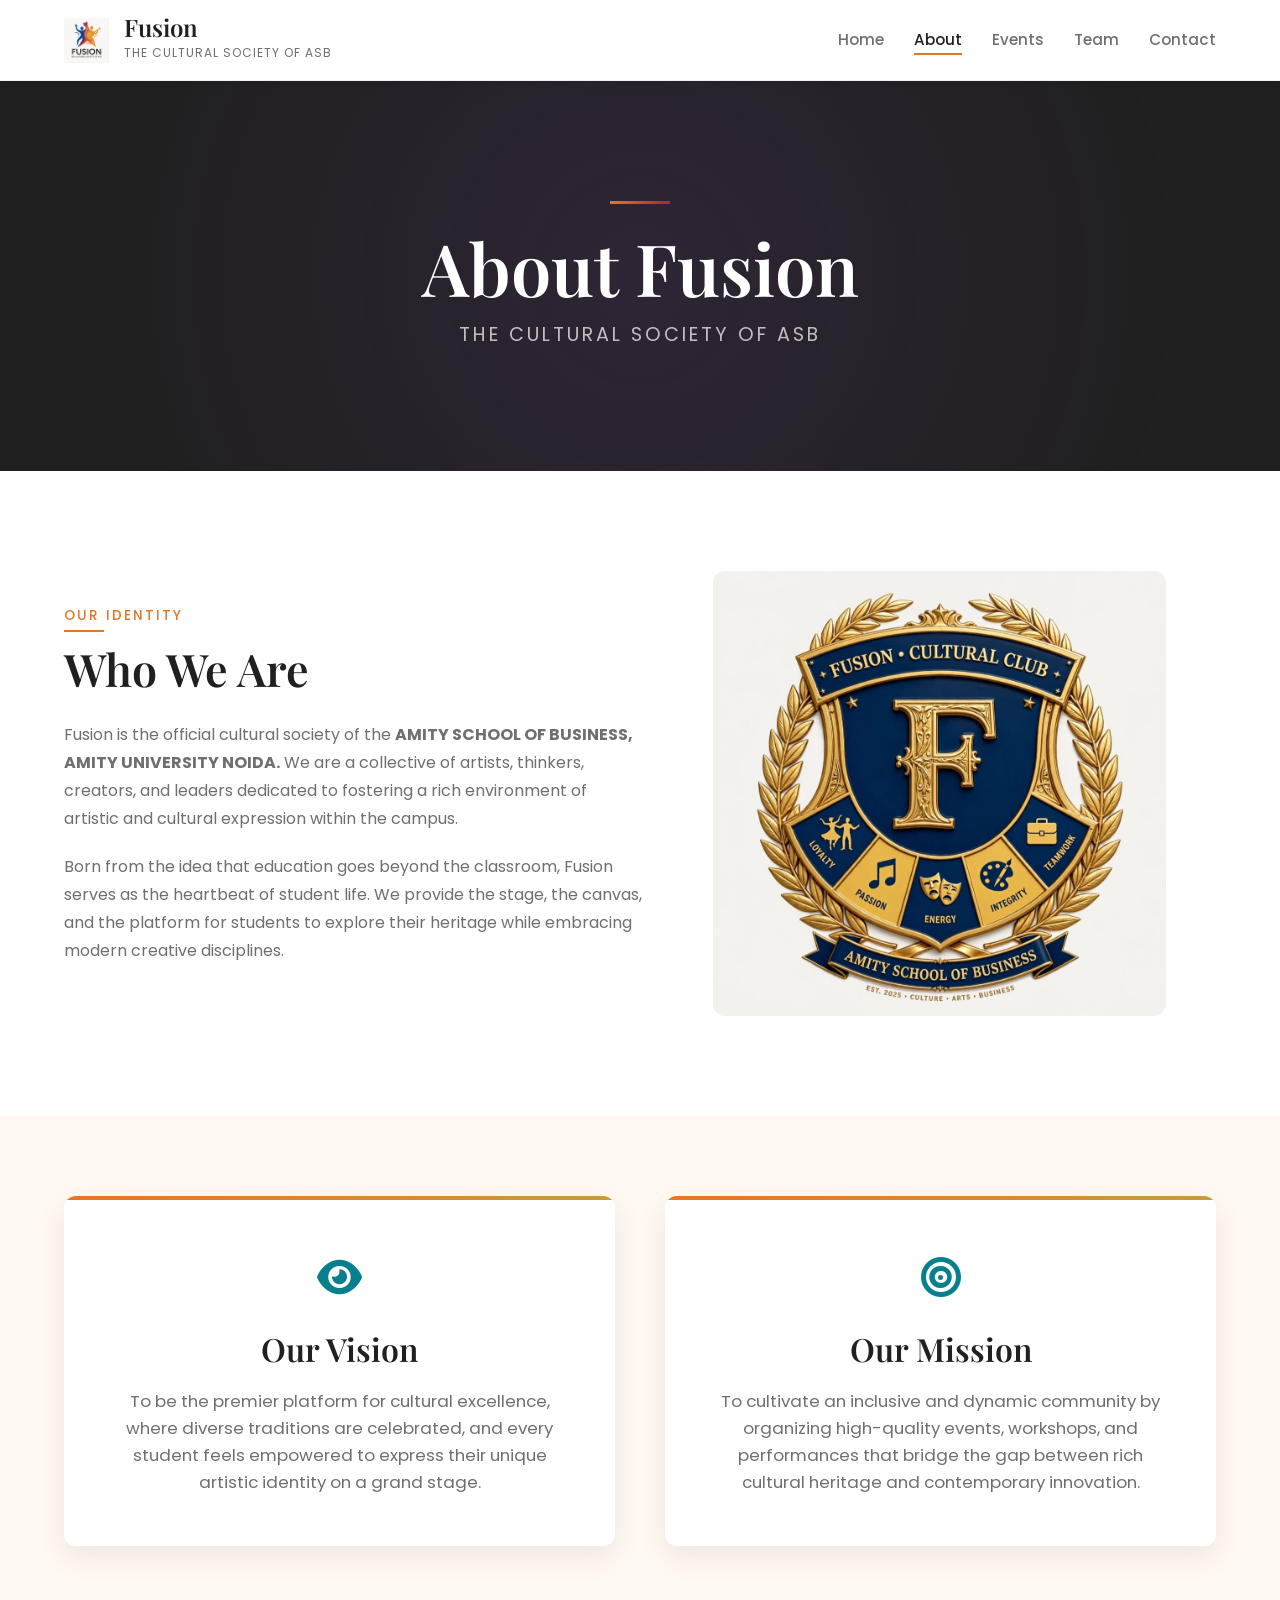
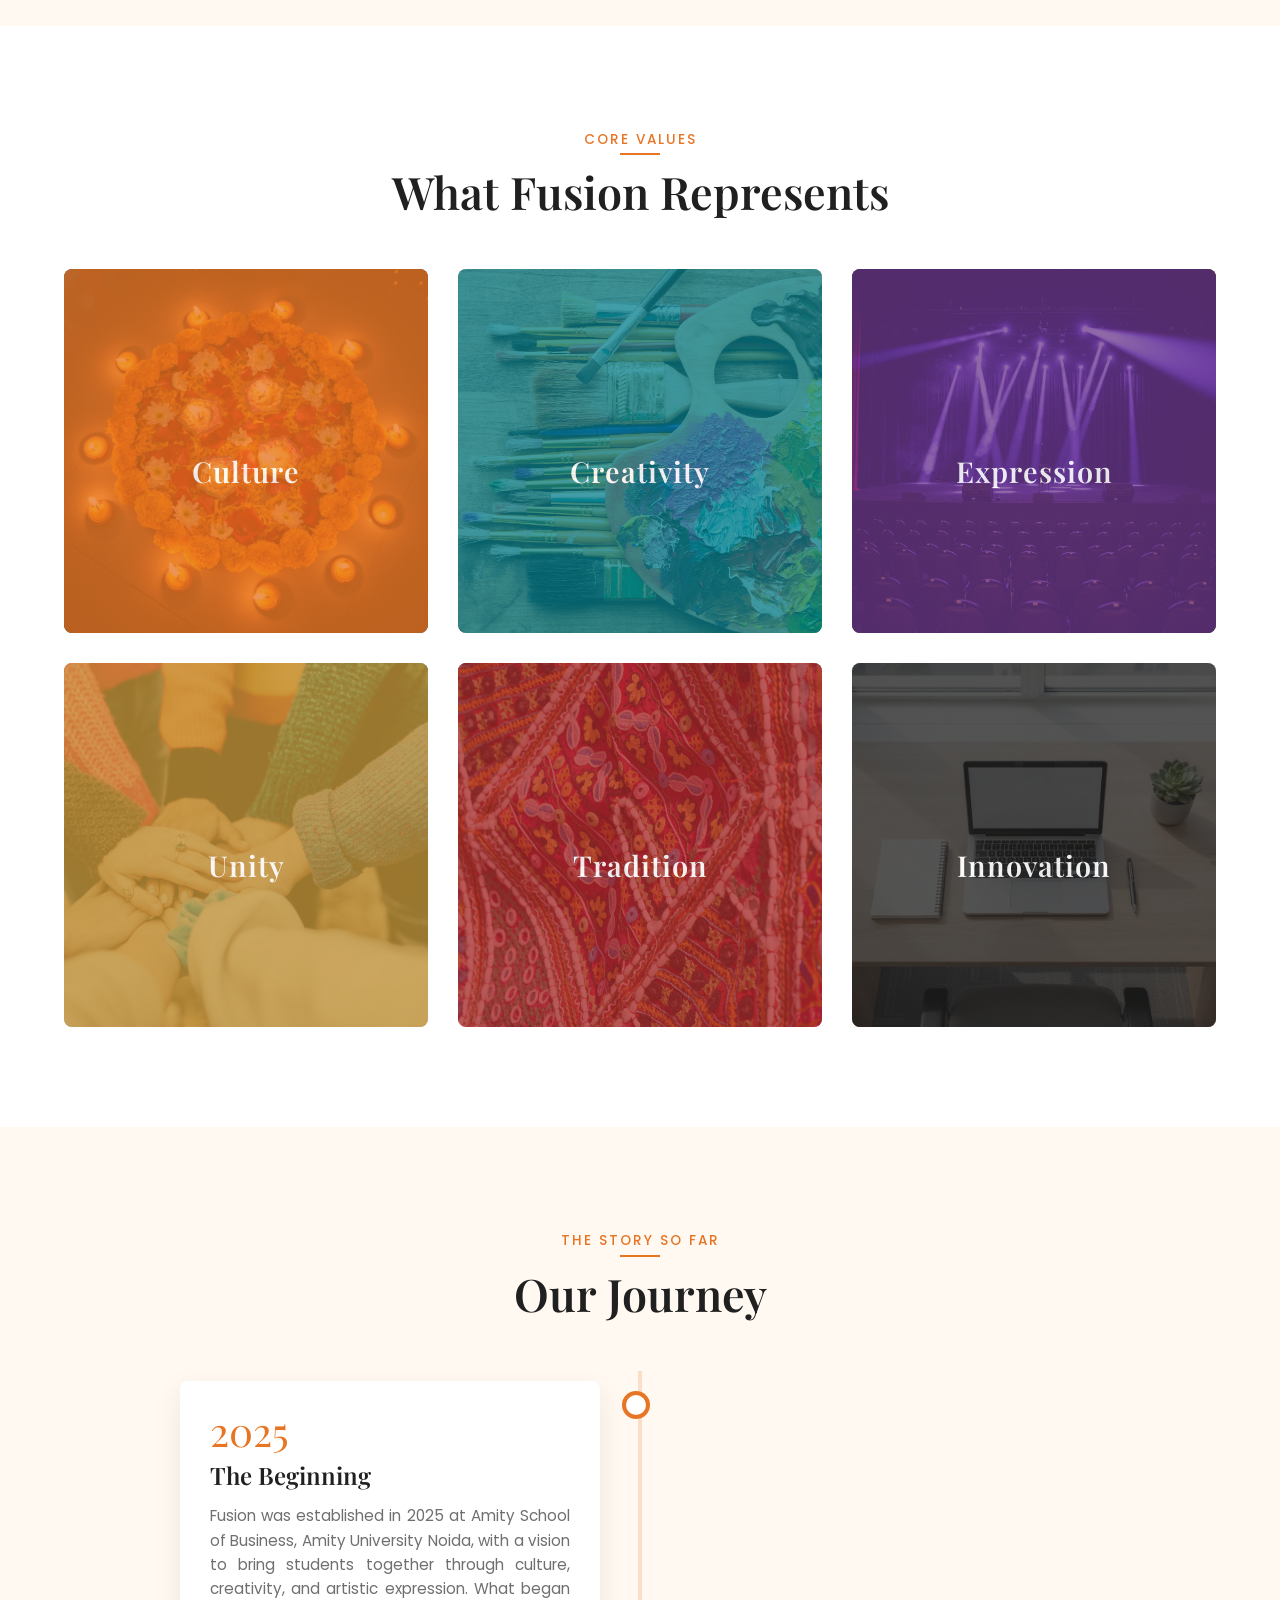
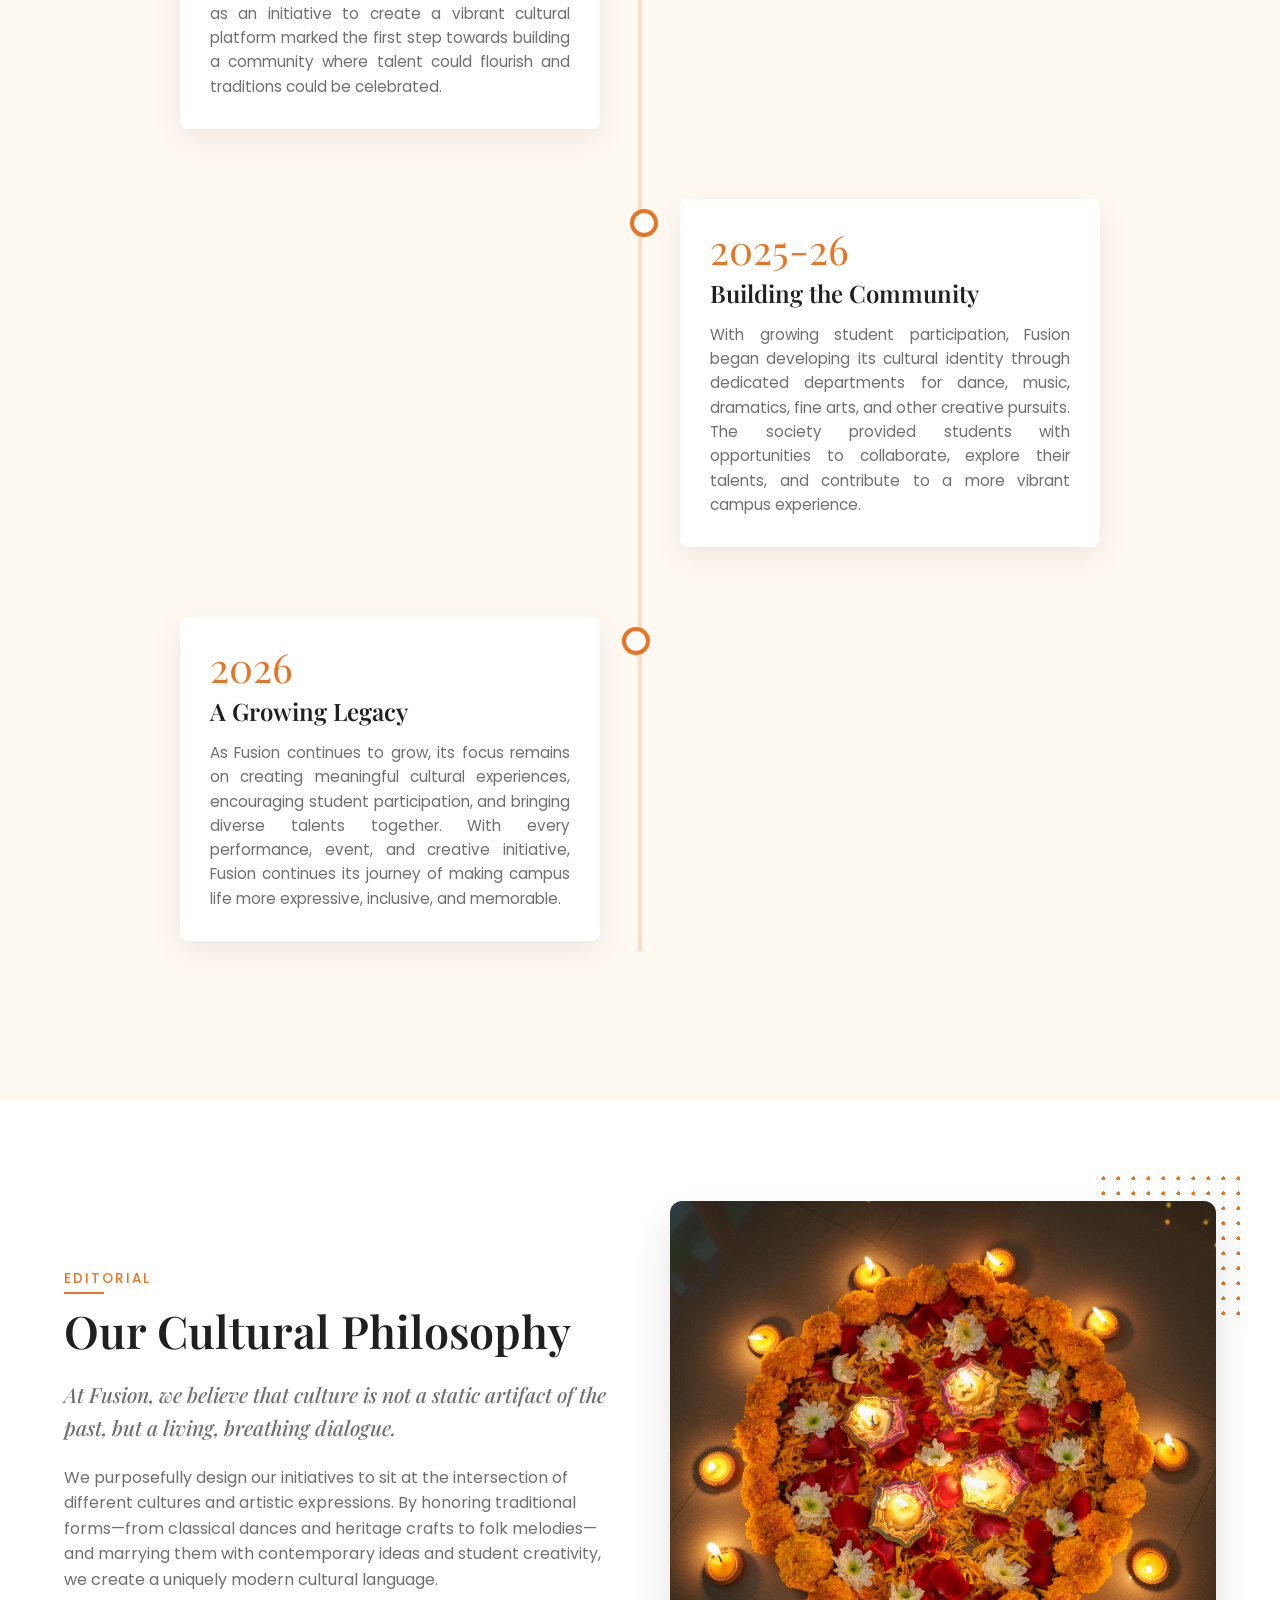
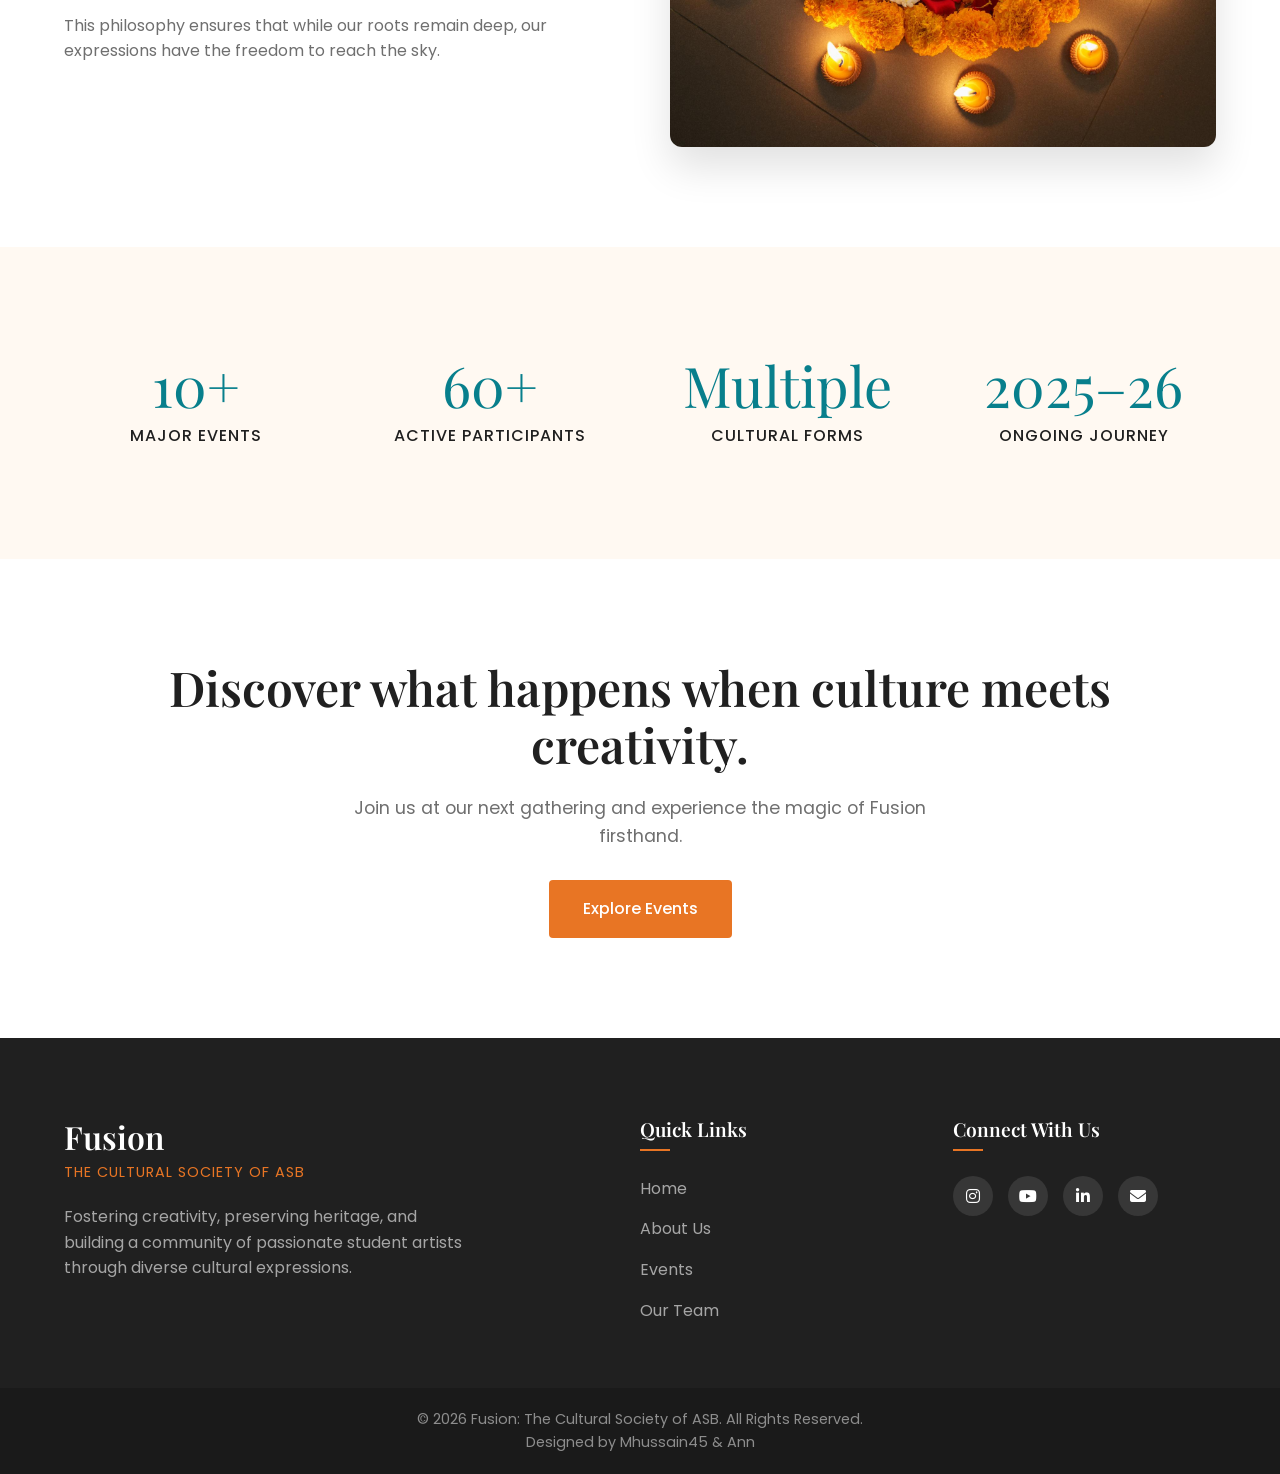
<file: about.html>
<!DOCTYPE html>
<html lang="en">
<head>
    <meta charset="UTF-8">
    <meta name="viewport" content="width=device-width, initial-scale=1.0">
    <title>About Fusion</title>
    <link rel="icon" type="image/png" href="Fusion.png">    
    <!-- Google Fonts -->
    <link rel="preconnect" href="https://fonts.googleapis.com">
    <link rel="preconnect" href="https://fonts.gstatic.com" crossorigin>
    <link href="https://fonts.googleapis.com/css2?family=Playfair+Display:ital,wght@0,400;0,600;0,700;1,400&family=Poppins:wght@300;400;500;600&display=swap" rel="stylesheet">
    
    <!-- Font Awesome -->
    <link rel="stylesheet" href="https://cdnjs.cloudflare.com/ajax/libs/font-awesome/6.4.0/css/all.min.css">
    
    <!-- Page Specific CSS -->
    <link rel="stylesheet" href="about.css">
</head>
<body>

    <!-- HEADER (Identical across all pages) -->
    <header class="site-header">
        <div class="header-container">
            <a href="index.html" class="brand">
                <img src="Fusion.png" alt="Fusion Logo" class="brand-logo" onerror="this.style.display='none'">
                
                <div class="brand-text">
                    <h1>Fusion</h1>
                        <span>The Cultural Society of ASB</span>
                    </div>
                </a>        
            
            <!-- CSS-Only Mobile Navigation -->
            <input type="checkbox" id="nav-toggle" class="nav-toggle">
            <label for="nav-toggle" class="nav-toggle-label">
                <span></span>
                <span></span>
                <span></span>
            </label>
            
            <nav class="site-nav">
                <ul class="nav-links">
                    <li><a href="index.html">Home</a></li>
                    <li><a href="about.html" class="active">About</a></li>
                    <li><a href="events.html">Events</a></li>
                    <li><a href="team.html">Team</a></li>
                    <li><a href="contact.html">Contact</a></li>
                </ul>
            </nav>
        </div>
    </header>

    <main>
        <!-- PAGE HERO -->
        <section class="page-hero">
            <div class="hero-overlay"></div>
            <div class="container page-hero-content fade-up-1">
                <div class="cultural-accent-line mx-auto"></div>
                <h1 class="page-title">About Fusion</h1>
                <p class="page-subtitle">The Cultural Society of ASB</p>
            </div>
        </section>

<!-- SECTION 2: OUR IDENTITY (EDITORIAL SPREAD) -->
        <section class="identity-section" id="identity">
            <div class="container identity-grid">
                
                <!-- Left: Identity Narrative -->
                <div class="identity-text-col">
                    <span class="section-label">Our Identity</span>
                    <h2 class="section-heading">Who We Are</h2>
                <p class="lead-text">Fusion is the official cultural society of the <strong> AMITY SCHOOL OF BUSINESS,<br>AMITY UNIVERSITY NOIDA.</strong> We are a collective of artists, thinkers, creators, and leaders dedicated to fostering a rich environment of artistic and cultural expression within the campus.</p>
                <p>Born from the idea that education goes beyond the classroom, Fusion serves as the heartbeat of student life. We provide the stage, the canvas, and the platform for students to explore their heritage while embracing modern creative disciplines.</p>
            </div>

                <!-- Right: Editorial Portrait / Photo Frame -->
                        
                        <!-- Upload your society/team photo here -->
                        <div class="editorial-img-box">
                            <img src="Emblem.jpeg" alt="Fusion Emblem">
                        </div>
                    </div>
                </div>

            </div>
        </section>

        <!-- VISION & MISSION -->
        <section class="vision-mission bg-cream">
            <div class="container grid-half">
                <div class="vm-card stagger-1">
                    <div class="vm-icon"><i class="fa-solid fa-eye"></i></div>
                    <h3>Our Vision</h3>
                    <p>To be the premier platform for cultural excellence, where diverse traditions are celebrated, and every student feels empowered to express their unique artistic identity on a grand stage.</p>
                </div>
                <div class="vm-card stagger-2">
                    <div class="vm-icon"><i class="fa-solid fa-bullseye"></i></div>
                    <h3>Our Mission</h3>
                    <p>To cultivate an inclusive and dynamic community by organizing high-quality events, workshops, and performances that bridge the gap between rich cultural heritage and contemporary innovation.</p>
                </div>
            </div>
        </section>

        <!-- WHAT FUSION REPRESENTS -->
        <section class="represents">
            <div class="container">
                <div class="text-center mb-large">
                    <span class="section-label">Core Values</span>
                    <h2 class="section-heading">What Fusion Represents</h2>
                </div>
                <div class="represents-grid">
                    <div class="rep-card">
                        <div class="rep-image">
                            <img src="Culture.jpg" alt="Culture">
                            <div class="rep-overlay bg-saffron-alpha">
                                <h3>Culture</h3>
                            </div>
                        </div>
                    </div>
                    <div class="rep-card">
                        <div class="rep-image">
                            <img src="Creativity.jpg" alt="Creativity">
                            <div class="rep-overlay bg-teal-alpha">
                                <h3>Creativity</h3>
                            </div>
                        </div>
                    </div>
                    <div class="rep-card">
                        <div class="rep-image">
                            <img src="Expression.jpg" alt="Expression">
                            <div class="rep-overlay bg-purple-alpha">
                                <h3>Expression</h3>
                            </div>
                        </div>
                    </div>
                    <div class="rep-card">
                        <div class="rep-image">
                            <img src="Unity.avif" alt="Unity">
                            <div class="rep-overlay bg-gold-alpha">
                                <h3>Unity</h3>
                            </div>
                        </div>
                    </div>
                    <div class="rep-card">
                        <div class="rep-image">
                            <img src="Tradition.jpg" alt="Tradition">
                            <div class="rep-overlay bg-red-alpha">
                                <h3>Tradition</h3>
                            </div>
                        </div>
                    </div>
                    <div class="rep-card">
                        <div class="rep-image">
                            <img src="Innovation.jpg" alt="Innovation">
                            <div class="rep-overlay bg-charcoal-alpha">
                                <h3>Innovation</h3>
                            </div>
                        </div>
                    </div>
                </div>
            </div>
        </section>

        <!-- OUR JOURNEY (CSS Timeline) -->
        <section class="journey bg-cream">
            <div class="container">
                <div class="text-center mb-large">
                    <span class="section-label">The Story So Far</span>
                    <h2 class="section-heading">Our Journey</h2>
                </div>
                
                <div class="timeline">
                    <!-- 2024 -->
                    <div class="timeline-item left">
                        <div class="timeline-dot"></div>
                        <div class="timeline-content">
                            <div class="timeline-year">2025</div>
                            <h3>The Beginning</h3>
                            <p>Fusion was established in 2025 at Amity School of Business, Amity University Noida, with a vision to bring students together through culture, creativity, and artistic expression. What began as an initiative to create a vibrant cultural platform marked the first step towards building a community where talent could flourish and traditions could be celebrated.</p>
                        </div>
                    </div>
                    
                    <!-- 2025 -->
                    <div class="timeline-item right">
                        <div class="timeline-dot"></div>
                        <div class="timeline-content">
                            <div class="timeline-year">2025-26</div>
                            <h3>Building the Community</h3>
                            <p>With growing student participation, Fusion began developing its cultural identity through dedicated departments for dance, music, dramatics, fine arts, and other creative pursuits. The society provided students with opportunities to collaborate, explore their talents, and contribute to a more vibrant campus experience.</p>
                        </div>
                    </div>
                    
                    <!-- 2026 -->
                    <div class="timeline-item left">
                        <div class="timeline-dot"></div>
                        <div class="timeline-content">
                            <div class="timeline-year">2026</div>
                            <h3>A Growing Legacy</h3>
                            <p>As Fusion continues to grow, its focus remains on creating meaningful cultural experiences, encouraging student participation, and bringing diverse talents together. With every performance, event, and creative initiative, Fusion continues its journey of making campus life more expressive, inclusive, and memorable.</p>
                        </div>
                    </div>
                </div>
            </div>
        </section>

        <!-- CULTURAL PHILOSOPHY -->
        <section class="philosophy">
            <div class="container philosophy-grid">
                <div class="philosophy-text">
                    <span class="section-label">Editorial</span>
                    <h2 class="section-heading">Our Cultural Philosophy</h2>
                    <p class="large-body">At Fusion, we believe that culture is not a static artifact of the past, but a living, breathing dialogue.</p>
                    <p>We purposefully design our initiatives to sit at the intersection of different cultures and artistic expressions. By honoring traditional forms—from classical dances and heritage crafts to folk melodies—and marrying them with contemporary ideas and student creativity, we create a uniquely modern cultural language.</p>
                    <p>This philosophy ensures that while our roots remain deep, our expressions have the freedom to reach the sky.</p>
                </div>
                <div class="philosophy-visual">
                    <div class="phil-img-wrap">
                        <img src="Culture.jpg" alt="Cultural Art Fusion" onerror="this.src='https://images.unsplash.com/photo-1518991669955-9c7e78ec80ca?ixlib=rb-4.0.3&auto=format&fit=crop&w=800&q=80'">
                        <div class="phil-accent-pattern"></div>
                    </div>
                </div>
            </div>
        </section>

        <!-- ACHIEVEMENTS / HIGHLIGHTS -->
        <section class="achievements bg-cream">
            <div class="container">
                <div class="stats-grid">
                    <div class="stat-card">
                        <div class="stat-number">10+</div>
                        <div class="stat-label">Major Events</div>
                    </div>
                    <div class="stat-card">
                        <div class="stat-number">60+</div>
                        <div class="stat-label">Active Participants</div>
                    </div>
                    <div class="stat-card">
                        <div class="stat-number">Multiple</div>
                        <div class="stat-label">Cultural Forms</div>
                    </div>
                    <div class="stat-card">
                        <div class="stat-number">2025–26</div>
                        <div class="stat-label">Ongoing Journey</div>
                    </div>
                </div>
            </div>
        </section>

        <!-- FINAL CTA -->
        <section class="closing-cta">
            <div class="container text-center">
                <h2>Discover what happens when culture meets creativity.</h2>
                <p>Join us at our next gathering and experience the magic of Fusion firsthand.</p>
                <a href="events.html" class="btn btn-primary">Explore Events</a>
            </div>
        </section>
    </main>

    <!-- FOOTER (Identical across all pages) -->
    <footer class="site-footer">
        <div class="container footer-content">
            <div class="footer-brand">
                <h3>Fusion</h3>
                <p class="footer-subtitle">The Cultural Society of ASB</p>
                <p class="footer-desc">Fostering creativity, preserving heritage, and building a community of passionate student artists through diverse cultural expressions.</p>
            </div>
            
            <div class="footer-links">
                <h4>Quick Links</h4>
                <ul>
                    <li><a href="index.html">Home</a></li>
                    <li><a href="about.html">About Us</a></li>
                    <li><a href="events.html">Events</a></li>
                    <li><a href="team.html">Our Team</a></li>
                </ul>
            </div>

            <div class="footer-social">
                <h4>Connect With Us</h4>
                <div class="social-icons">
                    <a href="https://www.instagram.com/fusion_asb/" aria-label="Instagram"><i class="fa-brands fa-instagram"></i></a>
                    <a href="https://www.youtube.com/@fusionasb" aria-label="YouTube"><i class="fa-brands fa-youtube"></i></a>
                    <a href="https://www.linkedin.com/company/fusion-asb/ " aria-label="LinkedIn"><i class="fa-brands fa-linkedin-in"></i></a>
                    <a href="mailto:teamfusion.asb@gmail.com" aria-label="Email"><i class="fa-solid fa-envelope"></i></a>
                </div>
            </div>
        </div>
        <div class="footer-bottom">
            <div class="container">
                <p>&copy; 2026 Fusion: The Cultural Society of ASB. All Rights Reserved.</p>
            <a href="https://www.instagram.com/mhussain.45/" target="_blank" class="designer">Designed by Mhussain45 </a>
            <a href="https://www.instagram.com/ann_susan_johnson?stkn=ajNiOGd2bDl2Zmdo/" target="_blank" class="designer"> & Ann</a>
            </div>
        </div>
    </footer>

</body>
</html>
</file>
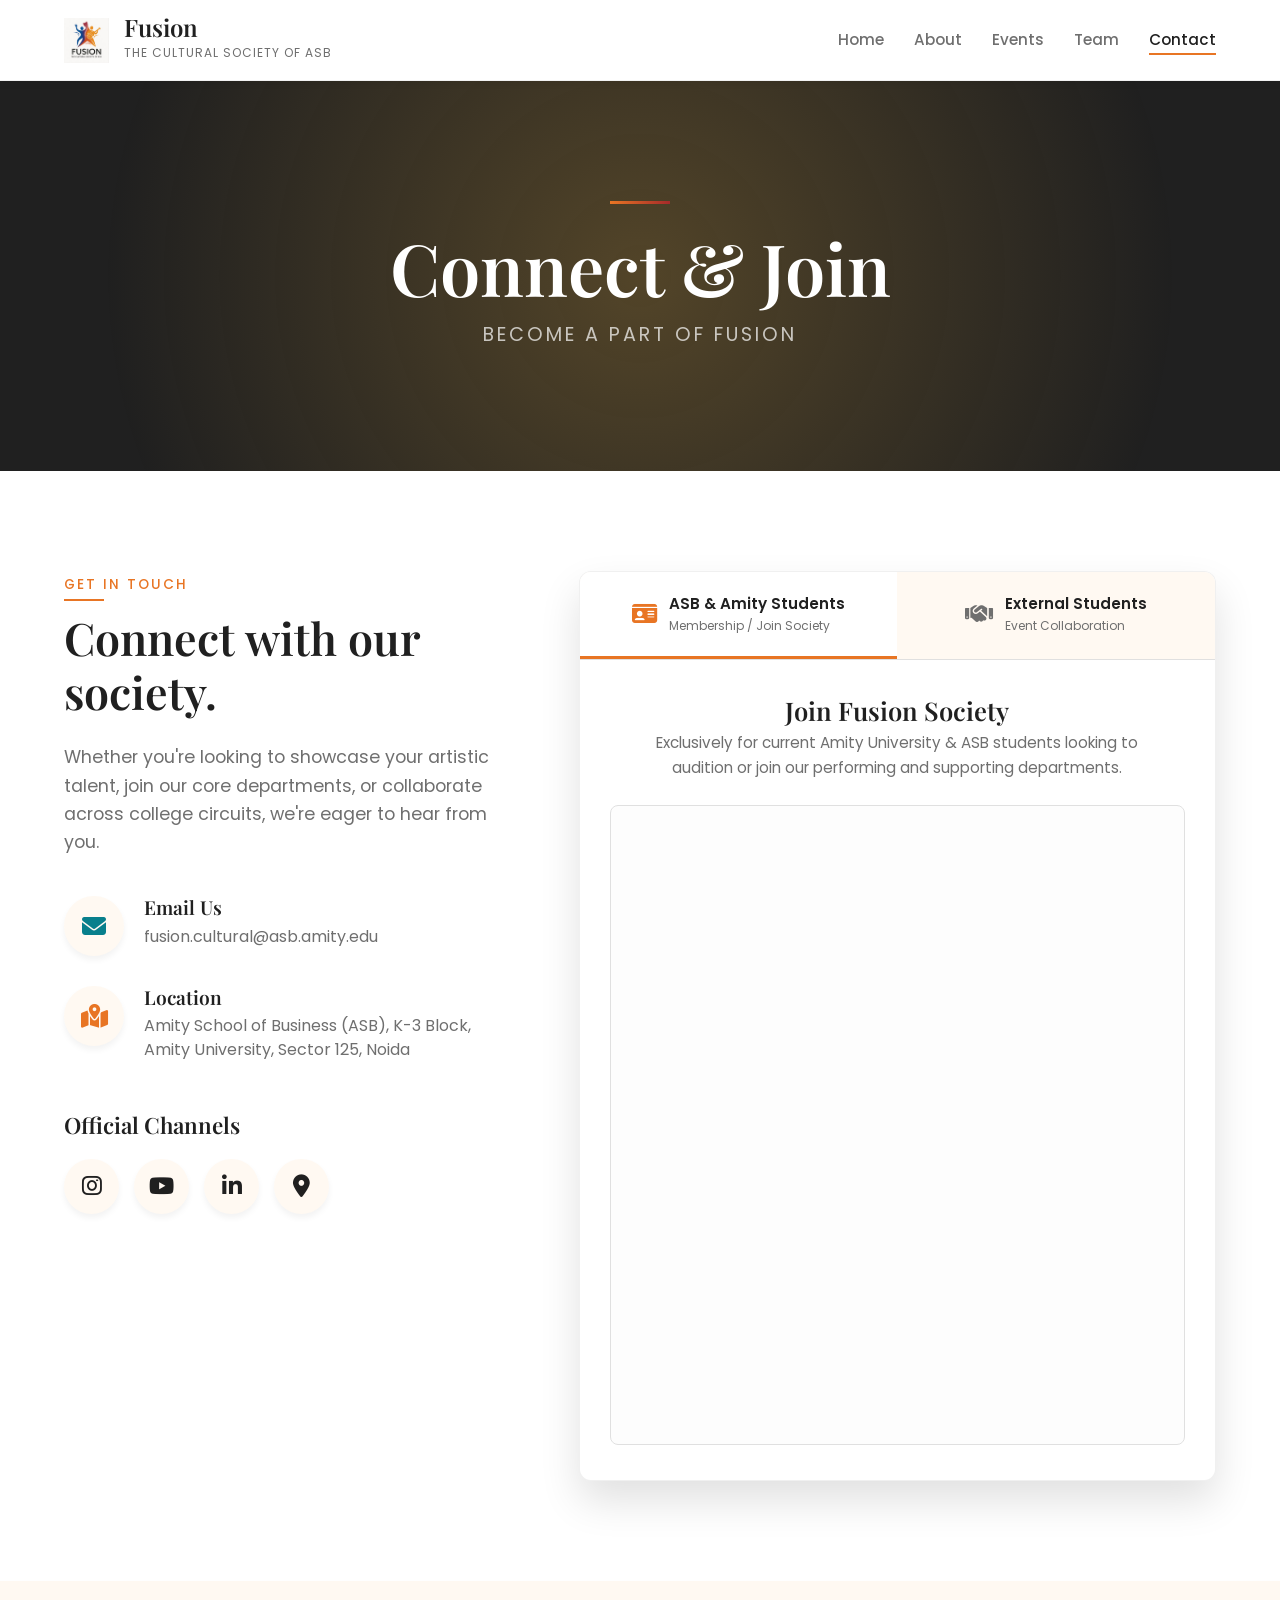
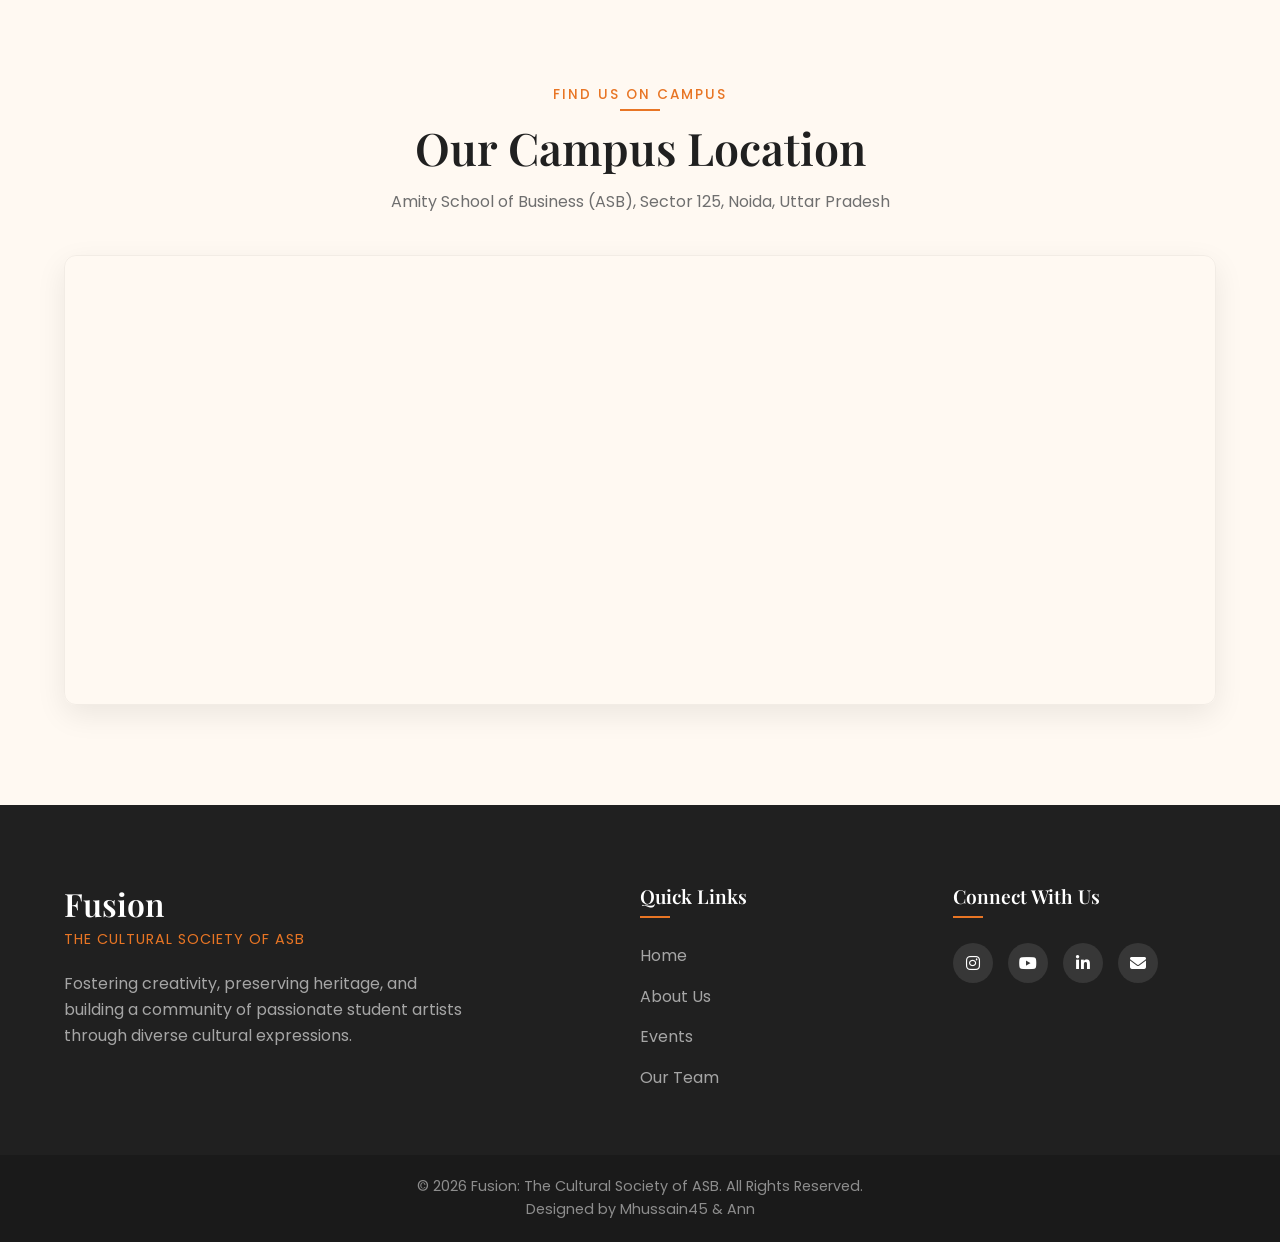
<file: contact.html>
<!DOCTYPE html>
<html lang="en">
<head>
    <meta charset="UTF-8">
    <meta name="viewport" content="width=device-width, initial-scale=1.0">
    <title>Contact | Fusion</title>
    <link rel="icon" type="image/png" href="Fusion.png">    
    
    <!-- Google Fonts -->
    <link rel="preconnect" href="https://fonts.googleapis.com">
    <link rel="preconnect" href="https://fonts.gstatic.com" crossorigin>
    <link href="https://fonts.googleapis.com/css2?family=Playfair+Display:ital,wght@0,400;0,600;0,700;1,400&family=Poppins:wght@300;400;500;600&display=swap" rel="stylesheet">
    
    <!-- Font Awesome -->
    <link rel="stylesheet" href="https://cdnjs.cloudflare.com/ajax/libs/font-awesome/6.4.0/css/all.min.css">
    
    <!-- Page Specific CSS -->
    <link rel="stylesheet" href="contact.css">
</head>
<body>

    <!-- HEADER -->
    <header class="site-header">
        <div class="header-container">
            <a href="index.html" class="brand">
                <img src="Fusion.png" alt="Fusion Logo" class="brand-logo" onerror="this.style.display='none'">
                <div class="brand-text">
                    <h1>Fusion</h1>
                    <span>The Cultural Society of ASB</span>
                </div>
            </a>
            
            <!-- CSS-Only Mobile Navigation -->
            <input type="checkbox" id="nav-toggle" class="nav-toggle">
            <label for="nav-toggle" class="nav-toggle-label">
                <span></span>
                <span></span>
                <span></span>
            </label>
            
            <nav class="site-nav">
                <ul class="nav-links">
                    <li><a href="index.html">Home</a></li>
                    <li><a href="about.html">About</a></li>
                    <li><a href="events.html">Events</a></li>
                    <li><a href="team.html">Team</a></li>
                    <li><a href="contact.html" class="active">Contact</a></li>
                </ul>
            </nav>
        </div>
    </header>

    <main>
        <!-- PAGE HERO -->
        <section class="page-hero">
            <div class="hero-overlay bg-gold-gradient"></div>
            <div class="container page-hero-content fade-up-1">
                <div class="cultural-accent-line mx-auto"></div>
                <h1 class="page-title">Connect & Join</h1>
                <p class="page-subtitle">Become a Part of Fusion</p>
            </div>
        </section>

        <!-- CONTACT DETAILS & FORMS SECTION -->
        <section class="contact-section">
            <div class="container">
                <div class="contact-grid">
                    
                    <!-- LEFT COLUMN: Contact Details & Socials -->
                    <div class="contact-info-wrapper fade-up-2">
                        <span class="section-label">Get In Touch</span>
                        <h2 class="section-heading">Connect with our society.</h2>
                        <p class="contact-intro">Whether you're looking to showcase your artistic talent, join our core departments, or collaborate across college circuits, we're eager to hear from you.</p>

                        <div class="info-blocks">
                            <!-- Email -->
                            <div class="info-block">
                                <div class="info-icon text-teal"><i class="fa-solid fa-envelope"></i></div>
                                <div class="info-text">
                                    <h3>Email Us</h3>
                                    <a href="mailto:fusion.cultural@asb.amity.edu" class="info-link">fusion.cultural@asb.amity.edu</a>
                                </div>
                            </div>
                            
                            <!-- Location -->
                            <div class="info-block">
                                <div class="info-icon text-saffron"><i class="fa-solid fa-map-location-dot"></i></div>
                                <div class="info-text">
                                    <h3>Location</h3>
                                    <p class="info-detail">Amity School of Business (ASB), K-3 Block, Amity University, Sector 125, Noida</p>
                                </div>
                            </div>
                        </div>

                        <!-- Social Media Links -->
                        <div class="social-connect">
                            <h3>Official Channels</h3>
                            <div class="large-social-icons">
                                <a href="https://www.instagram.com/fusion_asb/" aria-label="Instagram" class="social-circle bg-hover-purple">
                                    <i class="fa-brands fa-instagram"></i>
                                </a>
                                <a href="https://www.youtube.com/@fusionasb" aria-label="YouTube" class="social-circle bg-hover-red">
                                    <i class="fa-brands fa-youtube"></i>
                                </a>
                                <a href="#" aria-label="LinkedIn" class="social-circle bg-hover-teal">
                                    <i class="fa-brands fa-linkedin-in"></i>
                                </a>
                                <a href="#map-section" aria-label="Google Maps" class="social-circle bg-hover-gold">
                                    <i class="fa-solid fa-location-dot"></i>
                                </a>
                            </div>
                        </div>
                    </div>

                    <!-- RIGHT COLUMN: Interactive Dual Google Forms -->
                    <div class="contact-form-wrapper fade-up-3">
                        <div class="forms-card">
                            
                            <!-- Radio State Toggles (CSS Only) -->
                            <input type="radio" name="form-toggle" id="toggle-amity" class="form-radio" checked>
                            <input type="radio" name="form-toggle" id="toggle-nonamity" class="form-radio">

                            <!-- Tab Pill Selectors -->
                            <div class="form-tab-nav">
                                <label for="toggle-amity" class="form-tab-btn tab-amity-btn">
                                    <i class="fa-solid fa-id-card"></i>
                                    <span>ASB & Amity Students<small>Membership / Join Society</small></span>
                                </label>
                                <label for="toggle-nonamity" class="form-tab-btn tab-nonamity-btn">
                                    <i class="fa-solid fa-handshake"></i>
                                    <span>External Students<small>Event Collaboration</small></span>
                                </label>
                            </div>

                            <!-- Form 1: Amity / ASB Club Recruitment -->
                            <div class="form-display-panel panel-amity">
                                <div class="form-panel-header">
                                    <h3>Join Fusion Society</h3>
                                    <p>Exclusively for current Amity University & ASB students looking to audition or join our performing and supporting departments.</p>
                                </div>
                                <div class="iframe-container">
                                    <!-- Replace the src with your actual Google Form embed link -->
                                    <iframe src="https://docs.google.com/forms/d/e/1FAIpQLSfHcOyJF9HEz5KXIOAVMoSDwWcvU71rpYvvNH26fVdSpCmOKg/viewform?usp=dialog" frameborder="0" marginheight="0" marginwidth="0">Loading Recruitment Form…</iframe>
                                </div>
                            </div>

                            <!-- Form 2: Non-Amity Event Collaboration -->
                            <div class="form-display-panel panel-nonamity">
                                <div class="form-panel-header">
                                    <h3>Event Collaborations</h3>
                                    <p>For societies, performers, and students from external universities interested in partnering or participating in our upcoming cultural fests.</p>
                                </div>
                                <div class="iframe-container">
                                    <!-- Replace the src with your actual Google Form embed link -->
                                    <iframe src="https://docs.google.com/forms/d/e/1FAIpQLSfHcOyJF9HEz5KXIOAVMoSDwWcvU71rpYvvNH26fVdSpCmOKg/viewform?usp=dialog" frameborder="0" marginheight="0" marginwidth="0">Loading Collaboration Form…</iframe>
                                </div>
                            </div>

                        </div>
                    </div>

                </div>
            </div>
        </section>

        <!-- MAP SECTION -->
        <section class="map-section bg-cream" id="map-section">
            <div class="container">
                <div class="section-header text-center">
                    <span class="section-label">Find Us On Campus</span>
                    <h2 class="section-heading">Our Campus Location</h2>
                    <p class="map-subtitle">Amity School of Business (ASB), Sector 125, Noida, Uttar Pradesh</p>
                </div>
                
                <div class="map-wrapper">
                    <!-- Embedded Google Map -->
                    <iframe 
                        src="https://www.google.com/maps/embed?pb=!1m18!1m12!1m3!1d3504.833333147285!2d77.3361079!3d28.5447289!2m3!1f0!2f0!3f0!3m2!1i1024!2i768!4f13.1!3m3!1m2!1s0x390ce553b16bb347%3A0x656a4333181a7177!2sAmity%20School%20of%20Business%20(ASB)_K-3%2C%20Block!5e0!3m2!1sen!2sin!4v1789804305823!5m2!1sen!2sin" width="600" height="450" style="border:0;" allowfullscreen="" loading="lazy" referrerpolicy="strict-origin-when-cross-origin">
                    </iframe>
                </div>
            </div>
        </section>

    </main>

    <!-- FOOTER -->
    <footer class="site-footer">
        <div class="container footer-content">
            <div class="footer-brand">
                <h3>Fusion</h3>
                <p class="footer-subtitle">The Cultural Society of ASB</p>
                <p class="footer-desc">Fostering creativity, preserving heritage, and building a community of passionate student artists through diverse cultural expressions.</p>
            </div>
            
            <div class="footer-links">
                <h4>Quick Links</h4>
                <ul>
                    <li><a href="index.html">Home</a></li>
                    <li><a href="about.html">About Us</a></li>
                    <li><a href="events.html">Events</a></li>
                    <li><a href="team.html">Our Team</a></li>
                </ul>
            </div>

            <div class="footer-social">
                <h4>Connect With Us</h4>
                <div class="social-icons">
                    <a href="https://www.instagram.com/fusion_asb/" aria-label="Instagram"><i class="fa-brands fa-instagram"></i></a>
                    <a href="https://www.youtube.com/@fusionasb" aria-label="YouTube"><i class="fa-brands fa-youtube"></i></a>
                    <a href="https://www.linkedin.com/company/fusion-asb/ " aria-label="LinkedIn"><i class="fa-brands fa-linkedin-in"></i></a>
                    <a href="mailto:teamfusion.asb@gmail.com" aria-label="Email"><i class="fa-solid fa-envelope"></i></a>
                </div>
            </div>
        </div>
        <div class="footer-bottom">
            <div class="container">
                <p>&copy; 2026 Fusion: The Cultural Society of ASB. All Rights Reserved.</p>
            <a href="https://www.instagram.com/mhussain.45/" target="_blank" class="designer">Designed by Mhussain45 </a>
            <a href="https://www.instagram.com/ann_susan_johnson?stkn=ajNiOGd2bDl2Zmdo/" target="_blank" class="designer"> & Ann</a>
            </div>
        </div>
    </footer>

</body>
</html>
</file>
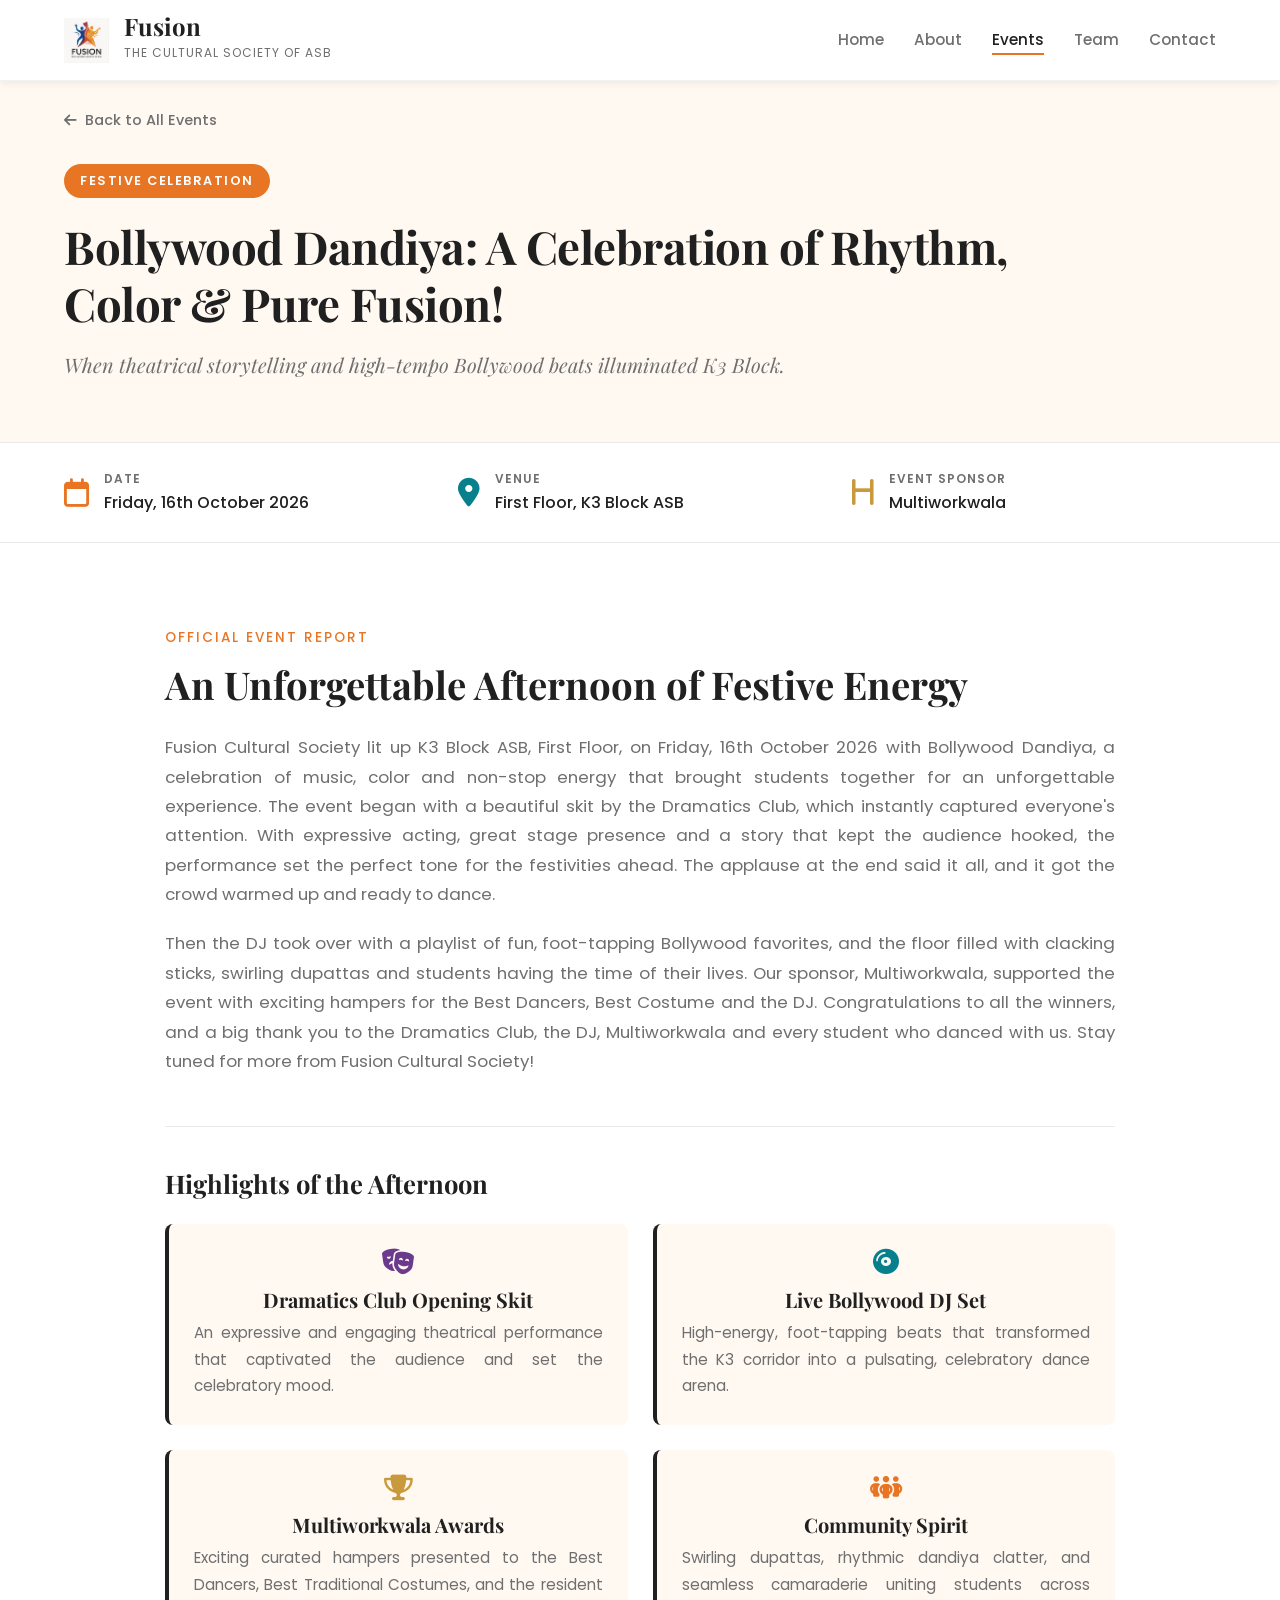
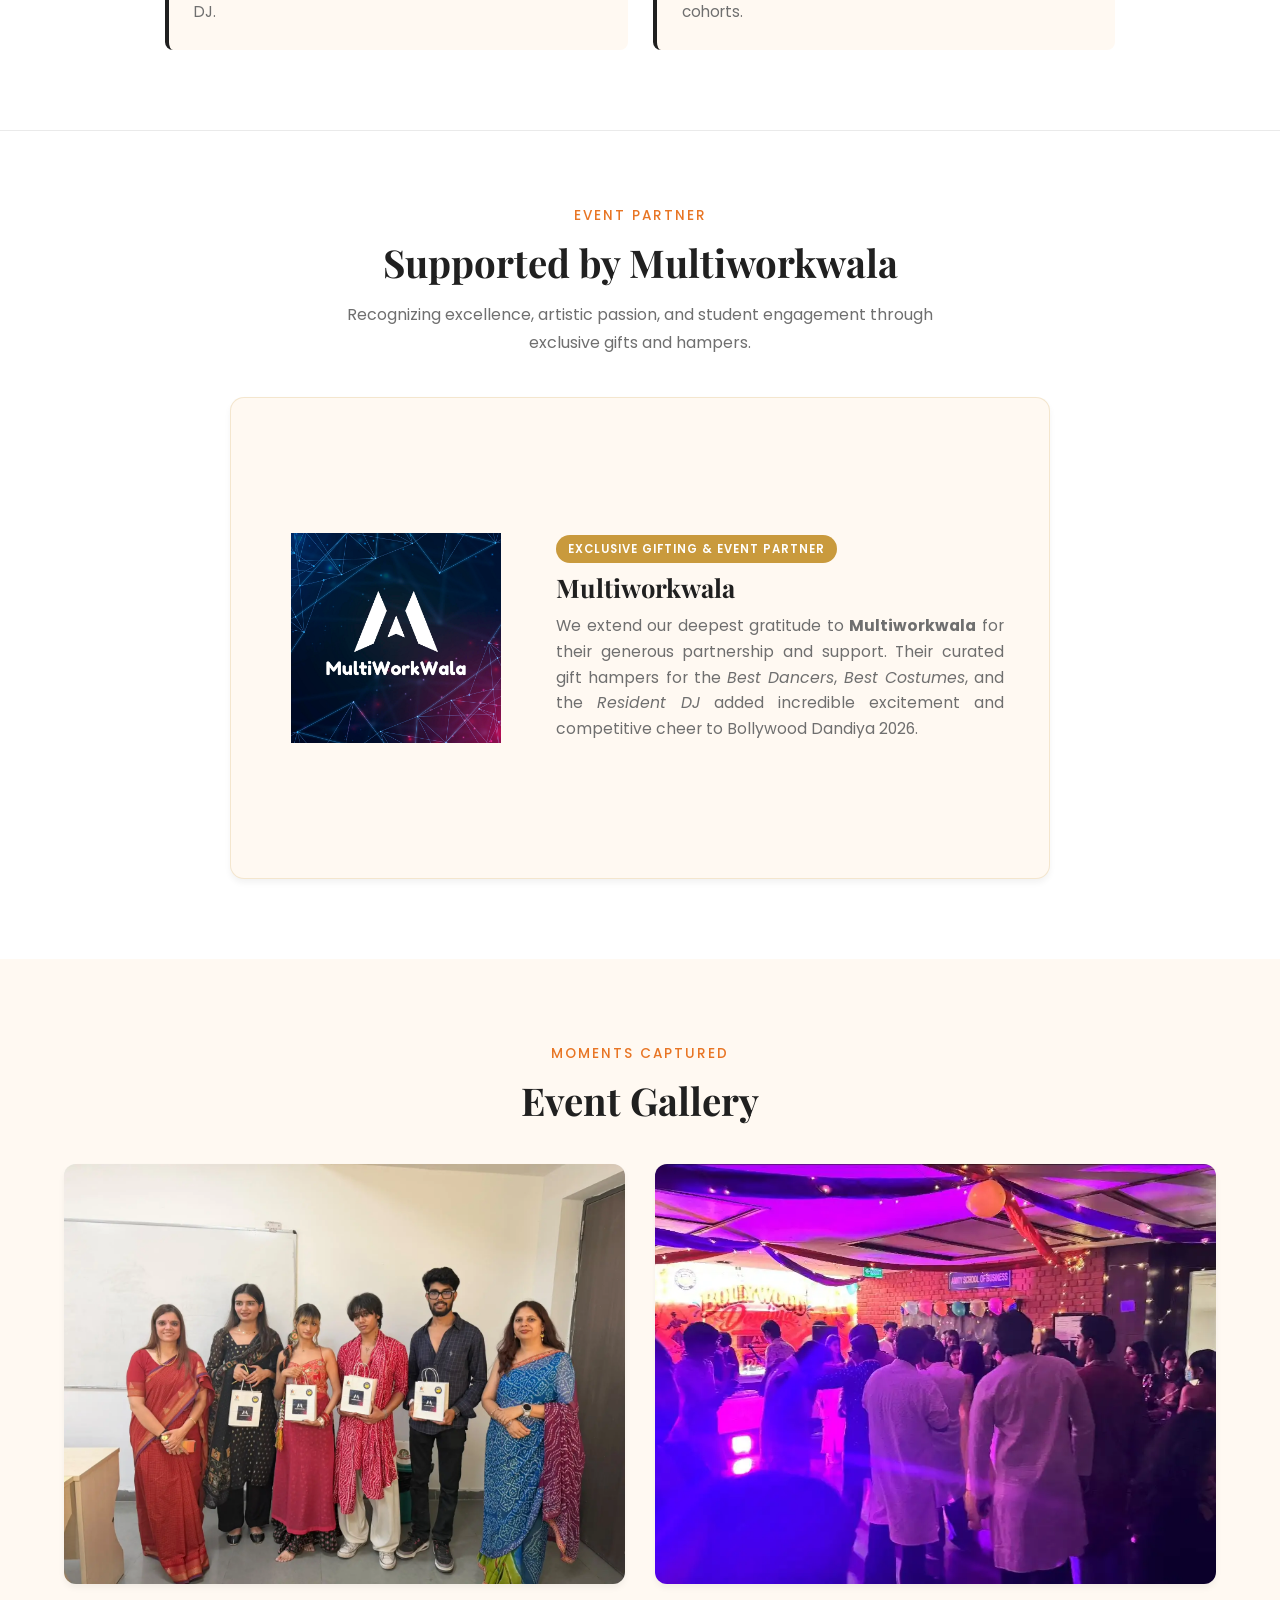
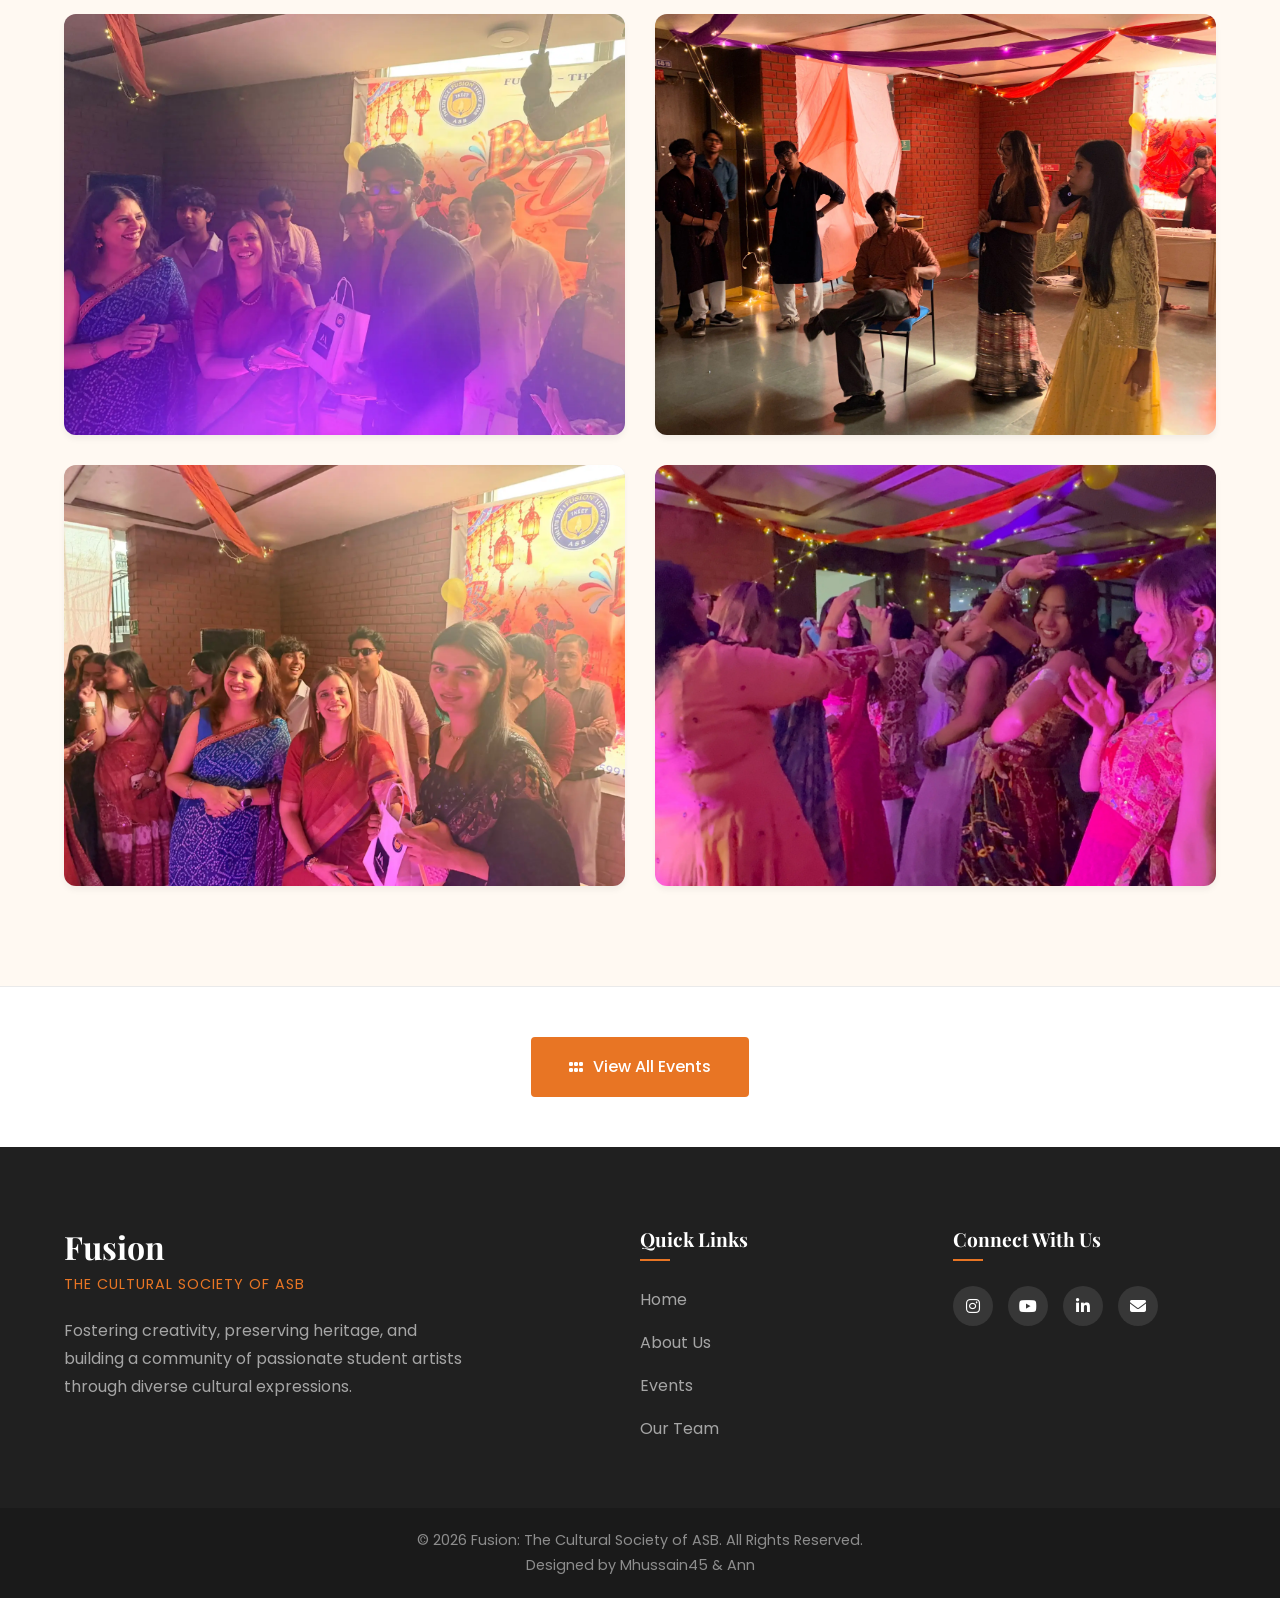
<file: dandiya26.html>
<!DOCTYPE html>
<html lang="en">
<head>
    <meta charset="UTF-8">
    <meta name="viewport" content="width=device-width, initial-scale=1.0">
    <title>Bollywood Dandiya 2026 | Fusion: The Cultural Society of ASB</title>
    
    <!-- Google Fonts -->
    <link rel="preconnect" href="https://fonts.googleapis.com">
    <link rel="preconnect" href="https://fonts.gstatic.com" crossorigin>
    <link href="https://fonts.googleapis.com/css2?family=Playfair+Display:ital,wght@0,400;0,600;0,700;1,400&family=Poppins:wght@300;400;500;600&display=swap" rel="stylesheet">
    
    <!-- Font Awesome -->
    <link rel="stylesheet" href="https://cdnjs.cloudflare.com/ajax/libs/font-awesome/6.4.0/css/all.min.css">
    
    <!-- Page Specific CSS -->
    <link rel="stylesheet" href="dandiya26.css">
</head>
<body>

    <!-- HEADER -->
    <header class="site-header">
        <div class="header-container">
            <a href="index.html" class="brand">
                <img src="Fusion.png" alt="Fusion Logo" class="brand-logo" onerror="this.style.display='none'">
                <div class="brand-text">
                    <h1>Fusion</h1>
                    <span>The Cultural Society of ASB</span>
                </div>
            </a>
            
            <!-- CSS-Only Mobile Navigation -->
            <input type="checkbox" id="nav-toggle" class="nav-toggle">
            <label for="nav-toggle" class="nav-toggle-label">
                <span></span>
                <span></span>
                <span></span>
            </label>
            
            <nav class="site-nav">
                <ul class="nav-links">
                    <li><a href="index.html">Home</a></li>
                    <li><a href="about.html">About</a></li>
                    <li><a href="events.html" class="active">Events</a></li>
                    <li><a href="team.html">Team</a></li>
                    <li><a href="contact.html">Contact</a></li>
                </ul>
            </nav>
        </div>
    </header>

    <main>
        <!-- BREADCRUMB -->
        <div class="breadcrumb-container">
            <div class="container">
                <a href="events.html" class="back-link"><i class="fa-solid fa-arrow-left"></i> Back to All Events</a>
            </div>
        </div>

        <!-- EVENT HERO BANNER -->
        <section class="event-hero">
            <div class="container">
                <span class="event-badge bg-saffron">Festive Celebration</span>
                <h1 class="event-main-title">Bollywood Dandiya: A Celebration of Rhythm, Color & Pure Fusion!</h1>
                <p class="event-tagline">When theatrical storytelling and high-tempo Bollywood beats illuminated K3 Block.</p>
            </div>
        </section>

        <!-- EVENT METADATA BAR -->
        <section class="metadata-bar">
            <div class="container metadata-grid">
                <div class="meta-item">
                    <i class="fa-regular fa-calendar text-saffron"></i>
                    <div>
                        <span class="meta-title">Date</span>
                        <p class="meta-val">Friday, 16th October 2026</p>
                    </div>
                </div>
                <div class="meta-item">
                    <i class="fa-solid fa-location-dot text-teal"></i>
                    <div>
                        <span class="meta-title">Venue</span>
                        <p class="meta-val">First Floor, K3 Block ASB</p>
                    </div>
                </div>
                <div class="meta-item">
                    <i class="fa-solid fa-h andshake-angle text-gold"></i>
                    <div>
                        <span class="meta-title">Event Sponsor</span>
                        <p class="meta-val">Multiworkwala</p>
                    </div>
                </div>
            </div>
        </section>

        <!-- FULL-WIDTH EDITORIAL REPORT -->
        <section class="event-report-section">
            <div class="container report-container">
                <span class="section-label">Official Event Report</span>
                <h2 class="section-heading">An Unforgettable Afternoon of Festive Energy</h2>
                
                <p class="lead-paragraph">Fusion Cultural Society lit up K3 Block ASB, First Floor, on Friday, 16th October 2026 with Bollywood Dandiya, a celebration of music, color and non-stop energy that brought students together for an unforgettable experience. The event began with a beautiful skit by the Dramatics Club, which instantly captured everyone's attention. With expressive acting, great stage presence and a story that kept the audience hooked, the performance set the perfect tone for the festivities ahead. The applause at the end said it all, and it got the crowd warmed up and ready to dance.</p>
                
                <p>Then the DJ took over with a playlist of fun, foot-tapping Bollywood favorites, and the floor filled with clacking sticks, swirling dupattas and students having the time of their lives. Our sponsor, Multiworkwala, supported the event with exciting hampers for the Best Dancers, Best Costume and the DJ. Congratulations to all the winners, and a big thank you to the Dramatics Club, the DJ, Multiworkwala and every student who danced with us. Stay tuned for more from Fusion Cultural Society!</p>

                <!-- PERFORMANCE & EVENT HIGHLIGHTS -->
                <div class="highlights-container">
                    <h3 class="subsection-title">Highlights of the Afternoon</h3>
                    <div class="highlights-grid">
                        <div class="highlight-card">
                            <i class="fa-solid fa-masks-theater text-purple"></i>
                            <h4>Dramatics Club Opening Skit</h4>
                            <p>An expressive and engaging theatrical performance that captivated the audience and set the celebratory mood.</p>
                        </div>
                        <div class="highlight-card">
                            <i class="fa-solid fa-compact-disc text-teal"></i>
                            <h4>Live Bollywood DJ Set</h4>
                            <p>High-energy, foot-tapping beats that transformed the K3 corridor into a pulsating, celebratory dance arena.</p>
                        </div>
                        <div class="highlight-card">
                            <i class="fa-solid fa-trophy text-gold"></i>
                            <h4>Multiworkwala Awards</h4>
                            <p>Exciting curated hampers presented to the Best Dancers, Best Traditional Costumes, and the resident DJ.</p>
                        </div>
                        <div class="highlight-card">
                            <i class="fa-solid fa-people-group text-saffron"></i>
                            <h4>Community Spirit</h4>
                            <p>Swirling dupattas, rhythmic dandiya clatter, and seamless camaraderie uniting students across cohorts.</p>
                        </div>
                    </div>
                </div>
            </div>
        </section>

        <!-- SPONSOR SPOTLIGHT SECTION -->
        <section class="sponsor-spotlight-section">
            <div class="container">
                <div class="section-header text-center">
                    <span class="section-label">Event Partner</span>
                    <h2 class="section-heading">Supported by Multiworkwala</h2>
                    <p class="sponsor-subtext">Recognizing excellence, artistic passion, and student engagement through exclusive gifts and hampers.</p>
                </div>

                <div class="sponsor-spotlight-card">
                    <div class="sponsor-logo-container">
                        <img src="Multiworkwala.png" alt="Multiworkwala Logo">
                    </div>
                    <div class="sponsor-details-content">
                        <span class="partner-type-badge bg-gold">Exclusive Gifting & Event Partner</span>
                        <h3>Multiworkwala</h3>
                        <p>We extend our deepest gratitude to <strong>Multiworkwala</strong> for their generous partnership and support. Their curated gift hampers for the <em>Best Dancers</em>, <em>Best Costumes</em>, and the <em>Resident DJ</em> added incredible excitement and competitive cheer to Bollywood Dandiya 2026.</p>
                    </div>
                </div>
            </div>
        </section>

        <!-- PHOTO GALLERY (NO CAPTIONS) -->
        <section class="media-gallery-section bg-cream">
            <div class="container">
                <div class="section-header text-center">
                    <span class="section-label">Moments Captured</span>
                    <h2 class="section-heading">Event Gallery</h2>
                </div>

                <div class="photos-grid">
                    <div class="photo-card">
                        <img src="Dandiya26-1.webp" alt="Dramatics Skit" onerror="this.src='https://images.unsplash.com/photo-1514525253161-7a46d19cd819?ixlib=rb-4.0.3&auto=format&fit=crop&w=800&q=80'">
                    </div>

                    <div class="photo-card">
                        <img src="Dandiya26-2.webp" alt="Dandiya Raas Sticks" onerror="this.src='https://images.unsplash.com/photo-1540039155733-d7696d4eb98b?ixlib=rb-4.0.3&auto=format&fit=crop&w=800&q=80'">
                    </div>

                    <div class="photo-card">
                        <img src="Dandiya26-5.webp" alt="Multiworkwala Hamper Felicitation" onerror="this.src='https://images.unsplash.com/photo-1511578314322-379afb476865?ixlib=rb-4.0.3&auto=format&fit=crop&w=800&q=80'">
                    </div>
                    <div class="photo-card">
                        <img src="Dandiya26-6.webp" alt="Students Dancing in Colorful Attire" onerror="this.src='https://images.unsplash.com/photo-1509228627152-3c1b0e7f8d6c?ixlib=rb-4.0.3&auto=format&fit=crop&w=800&q=80'">
                    </div>
                    <div class="photo-card">
                        <img src="Dandiya26-7.webp" alt="Multiworkwala Hamper Felicitation" onerror="this.src='https://images.unsplash.com/photo-1511578314322-379afb476865?ixlib=rb-4.0.3&auto=format&fit=crop&w=800&q=80'">
                    </div>
                    <div class="photo-card">
                        <img src="Dandiya26-9.webp" alt="Multiworkwala Hamper Felicitation" onerror="this.src='https://images.unsplash.com/photo-1511578314322-379afb476865?ixlib=rb-4.0.3&auto=format&fit=crop&w=800&q=80'">
                    </div>
                    
                </div>
            </div>
        </section>

        <!-- BOTTOM ALL EVENTS NAVIGATION -->
        <section class="more-events-nav">
            <div class="container text-center">
                <a href="events.html" class="btn btn-primary nav-all-btn">
                    <i class="fa-solid fa-grip"></i> View All Events
                </a>
            </div>
        </section>
    </main>


    <!-- FOOTER -->
    <footer class="site-footer">
        <div class="container footer-content">
            <div class="footer-brand">
                <h3>Fusion</h3>
                <p class="footer-subtitle">The Cultural Society of ASB</p>
                <p class="footer-desc">Fostering creativity, preserving heritage, and building a community of passionate student artists through diverse cultural expressions.</p>
            </div>
            
            <div class="footer-links">
                <h4>Quick Links</h4>
                <ul>
                    <li><a href="index.html">Home</a></li>
                    <li><a href="about.html">About Us</a></li>
                    <li><a href="events.html">Events</a></li>
                    <li><a href="team.html">Our Team</a></li>
                </ul>
            </div>

            <div class="footer-social">
                <h4>Connect With Us</h4>
                <div class="social-icons">
                    <a href="https://www.instagram.com/fusion_asb/" aria-label="Instagram"><i class="fa-brands fa-instagram"></i></a>
                    <a href="https://www.youtube.com/@fusionasb" aria-label="YouTube"><i class="fa-brands fa-youtube"></i></a>
                    <a href="https://www.linkedin.com/company/fusion-asb/ " aria-label="LinkedIn"><i class="fa-brands fa-linkedin-in"></i></a>
                    <a href="mailto:teamfusion.asb@gmail.com" aria-label="Email"><i class="fa-solid fa-envelope"></i></a>
                </div>
            </div>
        </div>
        <div class="footer-bottom">
            <div class="container">
                <p>&copy; 2026 Fusion: The Cultural Society of ASB. All Rights Reserved.</p>
            <a href="https://www.instagram.com/mhussain.45/" target="_blank" class="designer">Designed by Mhussain45 </a>
            <a href="https://www.instagram.com/ann_susan_johnson?stkn=ajNiOGd2bDl2Zmdo/" target="_blank" class="designer"> & Ann</a>
            </div>
        </div>
    </footer>

</body>
</html>
</file>
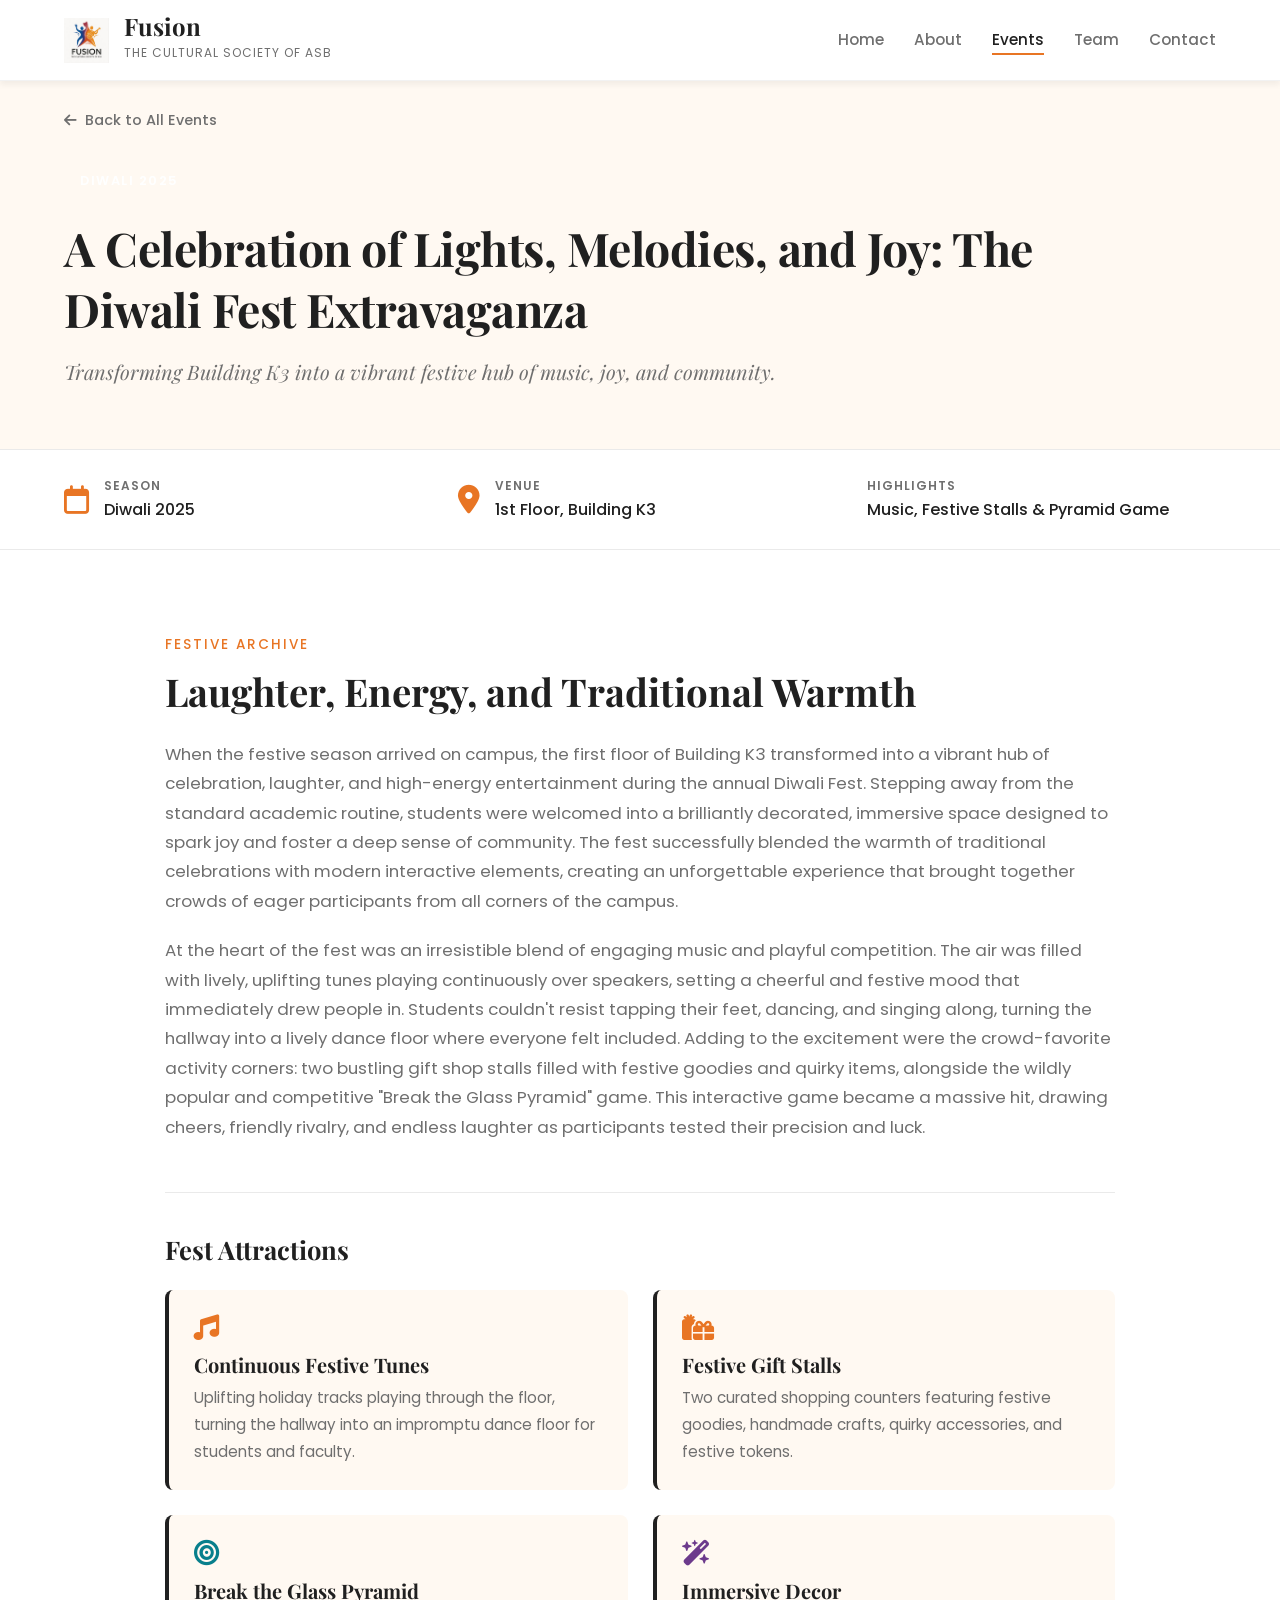
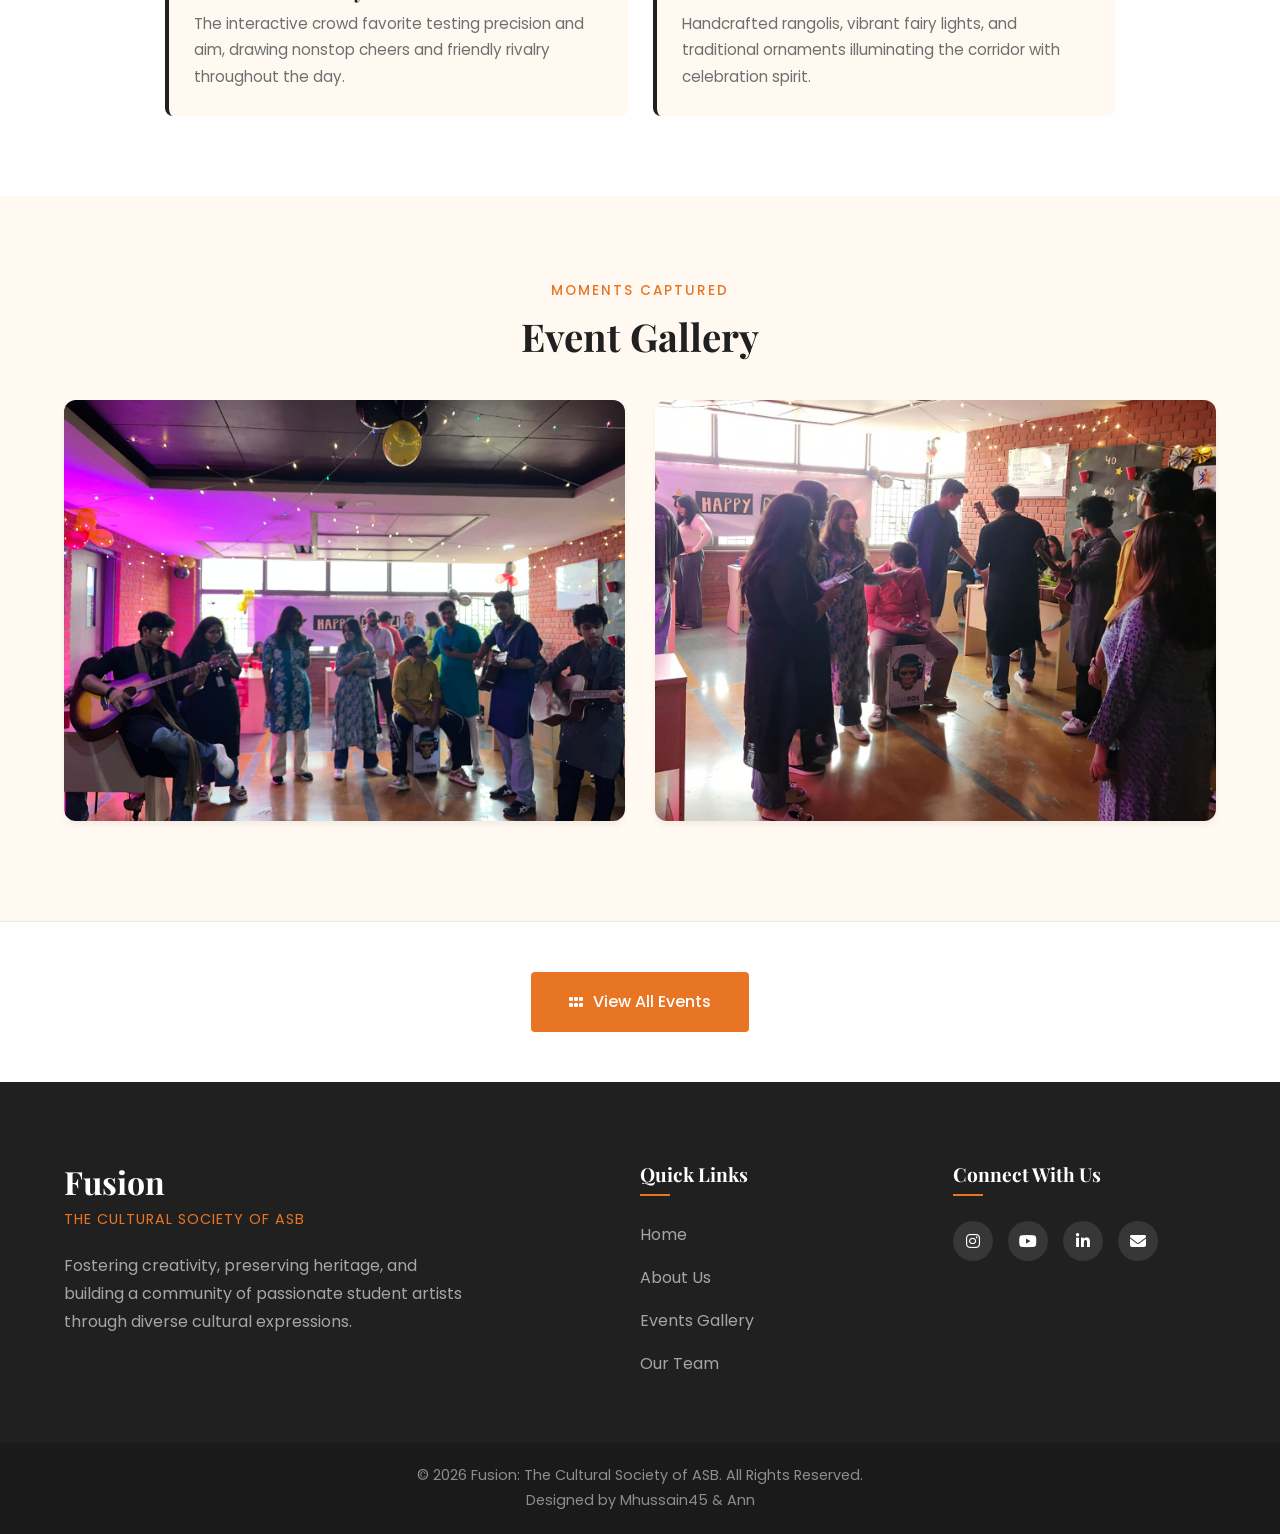
<file: diwali25.html>
<!DOCTYPE html>
<html lang="en">
<head>
    <meta charset="UTF-8">
    <meta name="viewport" content="width=device-width, initial-scale=1.0">
    <title>Diwali 2025 | Fusion: The Cultural Society of ASB</title>
    <link rel="icon" type="image/png" href="Fusion.png">  
    
    <!-- Google Fonts -->
    <link rel="preconnect" href="https://fonts.googleapis.com">
    <link rel="preconnect" href="https://fonts.gstatic.com" crossorigin>
    <link href="https://fonts.googleapis.com/css2?family=Playfair+Display:ital,wght@0,400;0,600;0,700;1,400&family=Poppins:wght@300;400;500;600&display=swap" rel="stylesheet">
    
    <!-- Font Awesome -->
    <link rel="stylesheet" href="https://cdnjs.cloudflare.com/ajax/libs/font-awesome/6.4.0/css/all.min.css">
    
    <!-- Page Specific CSS -->
    <link rel="stylesheet" href="diwali25.css">
</head>
<body>

    <!-- HEADER -->
    <header class="site-header">
        <div class="header-container">
            <a href="index.html" class="brand">
                <img src="Fusion.png" alt="Fusion Logo" class="brand-logo" onerror="this.style.display='none'">
                <div class="brand-text">
                    <h1>Fusion</h1>
                    <span>The Cultural Society of ASB</span>
                </div>
            </a>
            
            <!-- CSS-Only Mobile Navigation -->
            <input type="checkbox" id="nav-toggle" class="nav-toggle">
            <label for="nav-toggle" class="nav-toggle-label">
                <span></span>
                <span></span>
                <span></span>
            </label>
            
            <nav class="site-nav">
                <ul class="nav-links">
                    <li><a href="index.html">Home</a></li>
                    <li><a href="about.html">About</a></li>
                    <li><a href="events.html" class="active">Events</a></li>
                    <li><a href="team.html">Team</a></li>
                    <li><a href="contact.html">Contact</a></li>
                </ul>
            </nav>
        </div>
    </header>

    <main>
        <!-- BREADCRUMB -->
        <div class="breadcrumb-container">
            <div class="container">
                <a href="events.html" class="back-link"><i class="fa-solid fa-arrow-left"></i> Back to All Events</a>
            </div>
        </div>

        <!-- EVENT HERO BANNER -->
        <section class="event-hero">
            <div class="container">
                <span class="event-badge bg-saffron">Diwali 2025</span>
                <h1 class="event-main-title">A Celebration of Lights, Melodies, and Joy: The Diwali Fest Extravaganza</h1>
                <p class="event-tagline">Transforming Building K3 into a vibrant festive hub of music, joy, and community.</p>
            </div>
        </section>

        <!-- EVENT METADATA BAR -->
        <section class="metadata-bar">
            <div class="container metadata-grid">
                <div class="meta-item">
                    <i class="fa-regular fa-calendar text-saffron"></i>
                    <div>
                        <span class="meta-title">Season</span>
                        <p class="meta-val">Diwali 2025</p>
                    </div>
                </div>
                <div class="meta-item">
                    <i class="fa-solid fa-location-dot text-saffron"></i>
                    <div>
                        <span class="meta-title">Venue</span>
                        <p class="meta-val">1st Floor, Building K3</p>
                    </div>
                </div>
                <div class="meta-item">
                    <i class="fa-solid fa-sparkles text-purple"></i>
                    <div>
                        <span class="meta-title">Highlights</span>
                        <p class="meta-val">Music, Festive Stalls & Pyramid Game</p>
                    </div>
                </div>
            </div>
        </section>

        <!-- FULL-WIDTH EDITORIAL REPORT -->
        <section class="event-report-section">
            <div class="container report-container">
                <span class="section-label">Festive Archive</span>
                <h2 class="section-heading">Laughter, Energy, and Traditional Warmth</h2>
                
                <p class="lead-paragraph">When the festive season arrived on campus, the first floor of Building K3 transformed into a vibrant hub of celebration, laughter, and high-energy entertainment during the annual Diwali Fest. Stepping away from the standard academic routine, students were welcomed into a brilliantly decorated, immersive space designed to spark joy and foster a deep sense of community. The fest successfully blended the warmth of traditional celebrations with modern interactive elements, creating an unforgettable experience that brought together crowds of eager participants from all corners of the campus.</p>
                
                <p>At the heart of the fest was an irresistible blend of engaging music and playful competition. The air was filled with lively, uplifting tunes playing continuously over speakers, setting a cheerful and festive mood that immediately drew people in. Students couldn't resist tapping their feet, dancing, and singing along, turning the hallway into a lively dance floor where everyone felt included. Adding to the excitement were the crowd-favorite activity corners: two bustling gift shop stalls filled with festive goodies and quirky items, alongside the wildly popular and competitive "Break the Glass Pyramid" game. This interactive game became a massive hit, drawing cheers, friendly rivalry, and endless laughter as participants tested their precision and luck.</p>

                <!-- FESTIVE HIGHLIGHTS -->
                <div class="highlights-container">
                    <h3 class="subsection-title">Fest Attractions</h3>
                    <div class="highlights-grid">
                        <div class="highlight-card">
                            <i class="fa-solid fa-music text-saffron"></i>
                            <h4>Continuous Festive Tunes</h4>
                            <p>Uplifting holiday tracks playing through the floor, turning the hallway into an impromptu dance floor for students and faculty.</p>
                        </div>
                        <div class="highlight-card">
                            <i class="fa-solid fa-gifts text-saffron"></i>
                            <h4>Festive Gift Stalls</h4>
                            <p>Two curated shopping counters featuring festive goodies, handmade crafts, quirky accessories, and festive tokens.</p>
                        </div>
                        <div class="highlight-card">
                            <i class="fa-solid fa-bullseye text-teal"></i>
                            <h4>Break the Glass Pyramid</h4>
                            <p>The interactive crowd favorite testing precision and aim, drawing nonstop cheers and friendly rivalry throughout the day.</p>
                        </div>
                        <div class="highlight-card">
                            <i class="fa-solid fa-wand-magic-sparkles text-purple"></i>
                            <h4>Immersive Decor</h4>
                            <p>Handcrafted rangolis, vibrant fairy lights, and traditional ornaments illuminating the corridor with celebration spirit.</p>
                        </div>
                    </div>
                </div>
            </div>
        </section>

        <!-- PHOTO GALLERY (NO CAPTIONS) -->
        <section class="media-gallery-section bg-cream">
            <div class="container">
                <div class="section-header text-center">
                    <span class="section-label">Moments Captured</span>
                    <h2 class="section-heading">Event Gallery</h2>
                </div>

                <div class="photos-grid">
                    <div class="photo-card">
                        <img src="Diwali25-1.jpeg" alt="Building K3 Festivities">
                    </div>

                    <div class="photo-card">
                        <img src="Diwali25-2.jpeg" alt="Gift Shop Counter" >
                    </div>
                </div>
            </div>
        </section>

        <!-- BOTTOM NAVIGATION -->
        <section class="more-events-nav">
            <div class="container text-center">
                <a href="events.html" class="btn btn-primary nav-all-btn">
                    <i class="fa-solid fa-grip"></i> View All Events
                </a>
            </div>
        </section>
    </main>

    <!-- FOOTER -->
    <footer class="site-footer">
        <div class="container footer-content">
            <div class="footer-brand">
                <h3>Fusion</h3>
                <p class="footer-subtitle">The Cultural Society of ASB</p>
                <p class="footer-desc">Fostering creativity, preserving heritage, and building a community of passionate student artists through diverse cultural expressions.</p>
            </div>
            
            <div class="footer-links">
                <h4>Quick Links</h4>
                <ul>
                    <li><a href="index.html">Home</a></li>
                    <li><a href="about.html">About Us</a></li>
                    <li><a href="events.html">Events Gallery</a></li>
                    <li><a href="team.html">Our Team</a></li>
                </ul>
            </div>

            <div class="footer-social">
                <h4>Connect With Us</h4>
                <div class="social-icons">
                    <a href="https://www.instagram.com/fusion_asb/" aria-label="Instagram"><i class="fa-brands fa-instagram"></i></a>
                    <a href="https://www.youtube.com/@fusionasb" aria-label="YouTube"><i class="fa-brands fa-youtube"></i></a>
                    <a href="https://www.linkedin.com/company/fusion-asb/ " aria-label="LinkedIn"><i class="fa-brands fa-linkedin-in"></i></a>
                    <a href="mailto:teamfusion.asb@gmail.com" aria-label="Email"><i class="fa-solid fa-envelope"></i></a>
                </div>
            </div>
        </div>
        <div class="footer-bottom">
            <div class="container">
                <p>&copy; 2026 Fusion: The Cultural Society of ASB. All Rights Reserved.</p>
            <a href="https://www.instagram.com/mhussain.45/" target="_blank" class="designer">Designed by Mhussain45 </a>
            <a href="https://www.instagram.com/ann_susan_johnson?stkn=ajNiOGd2bDl2Zmdo/" target="_blank" class="designer"> & Ann</a>
            </div>
        </div>
    </footer>

</body>
</html>
</file>
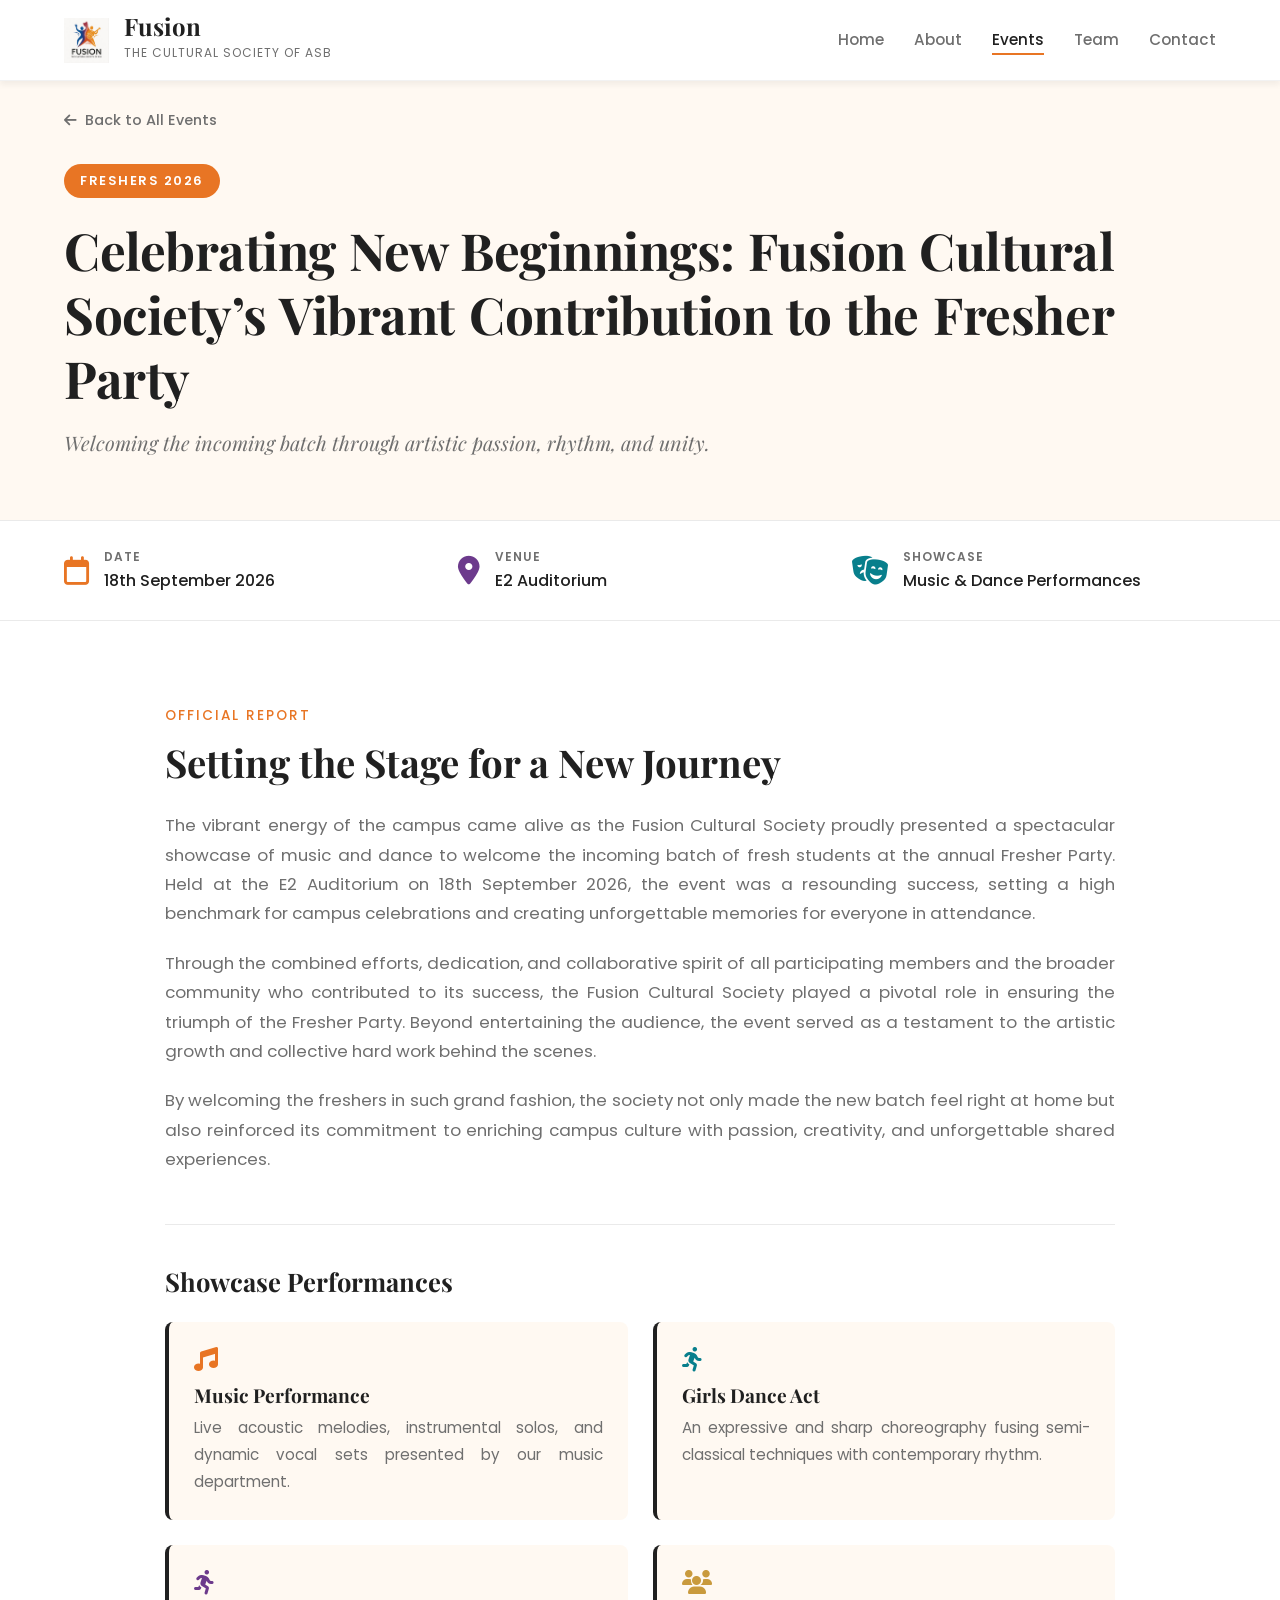
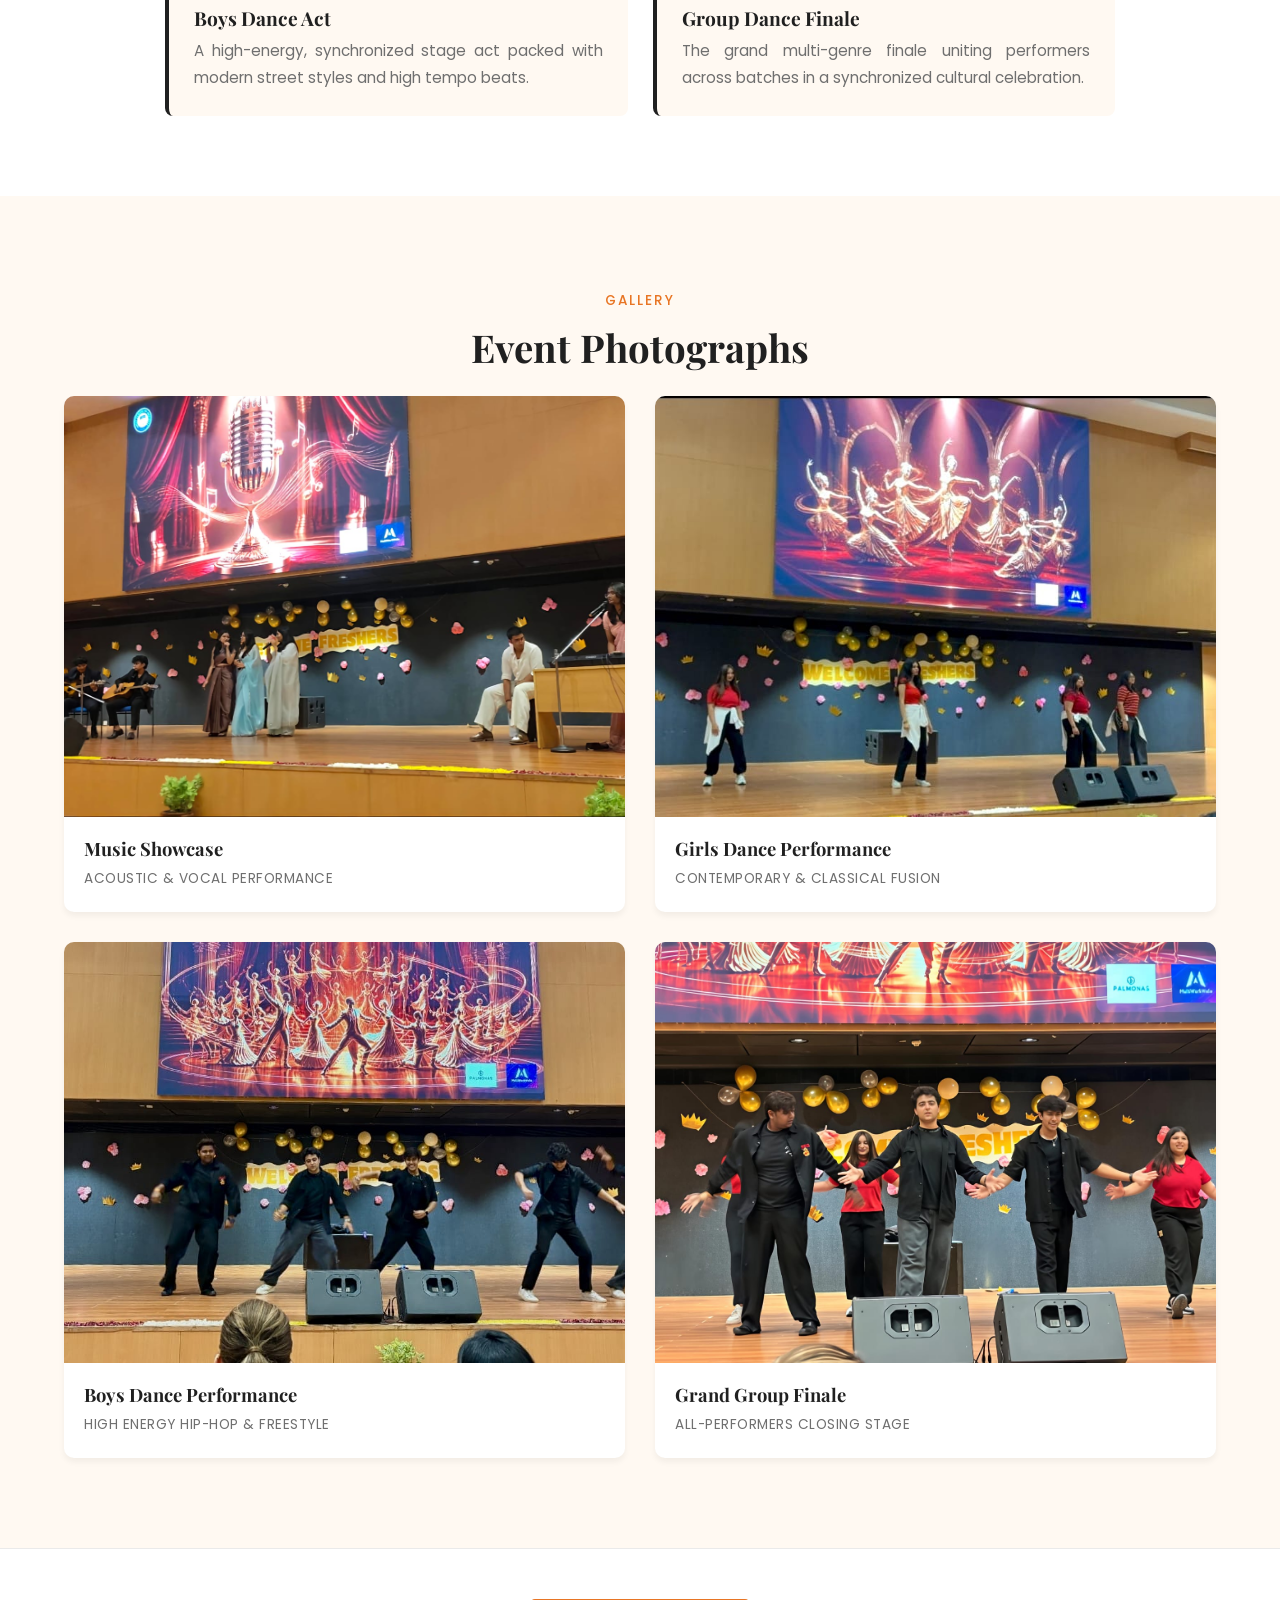
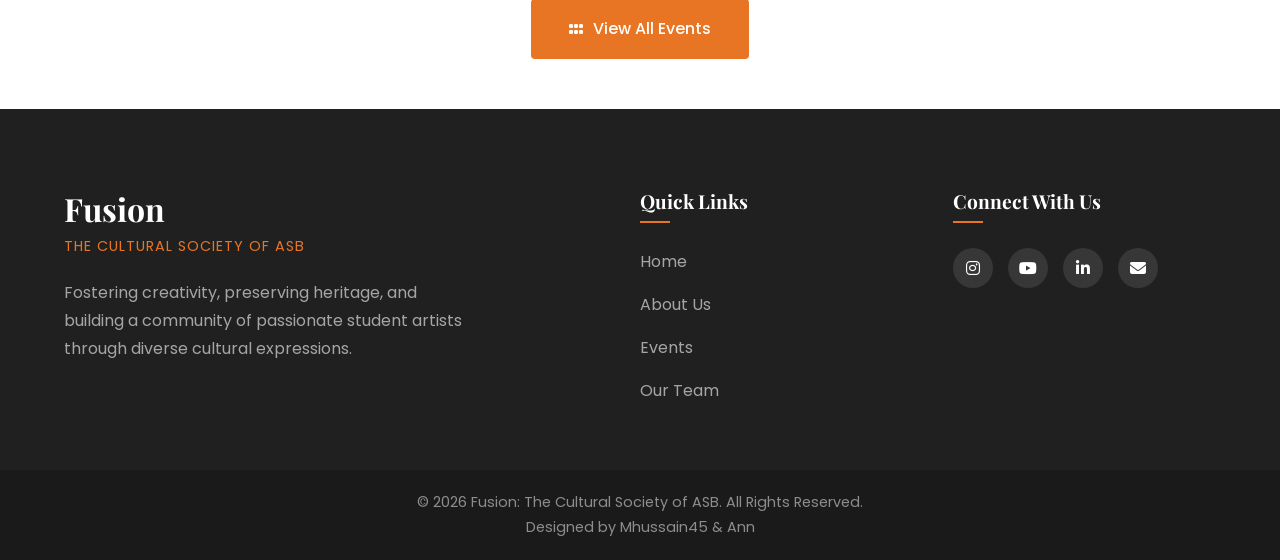
<file: event-1.html>
<!DOCTYPE html>
<html lang="en">
<head>
    <meta charset="UTF-8">
    <meta name="viewport" content="width=device-width, initial-scale=1.0">
    <title>Fresher Party 2026</title>
    <link rel="icon" type="image/png" href="Fusion.png">  
    
    <!-- Google Fonts -->
    <link rel="preconnect" href="https://fonts.googleapis.com">
    <link rel="preconnect" href="https://fonts.gstatic.com" crossorigin>
    <link href="https://fonts.googleapis.com/css2?family=Playfair+Display:ital,wght@0,400;0,600;0,700;1,400&family=Poppins:wght@300;400;500;600&display=swap" rel="stylesheet">
    
    <!-- Font Awesome -->
    <link rel="stylesheet" href="https://cdnjs.cloudflare.com/ajax/libs/font-awesome/6.4.0/css/all.min.css">
    
    <!-- Page Specific CSS -->
    <link rel="stylesheet" href="event-1.css">
</head>
<body>

    <!-- HEADER -->
    <header class="site-header">
        <div class="header-container">
            <a href="index.html" class="brand">
                <img src="Fusion.png" alt="Fusion Logo" class="brand-logo">
                <div class="brand-text">
                    <h1>Fusion</h1>
                    <span>The Cultural Society of ASB</span>
                </div>
            </a>
            
            <!-- CSS-Only Mobile Navigation -->
            <input type="checkbox" id="nav-toggle" class="nav-toggle">
            <label for="nav-toggle" class="nav-toggle-label">
                <span></span>
                <span></span>
                <span></span>
            </label>
            
            <nav class="site-nav">
                <ul class="nav-links">
                    <li><a href="index.html">Home</a></li>
                    <li><a href="about.html">About</a></li>
                    <li><a href="events.html" class="active">Events</a></li>
                    <li><a href="team.html">Team</a></li>
                    <li><a href="contact.html">Contact</a></li>
                </ul>
            </nav>
        </div>
    </header>

    <main>
        <!-- BREADCRUMB -->
        <div class="breadcrumb-container">
            <div class="container">
                <a href="events.html" class="back-link"><i class="fa-solid fa-arrow-left"></i> Back to All Events</a>
            </div>
        </div>

        <!-- EVENT HERO BANNER -->
        <section class="event-hero">
            <div class="container">
                <span class="event-badge bg-saffron">Freshers 2026</span>
                <h1 class="event-main-title">Celebrating New Beginnings: Fusion Cultural Society’s Vibrant Contribution to the Fresher Party</h1>
                <p class="event-tagline">Welcoming the incoming batch through artistic passion, rhythm, and unity.</p>
            </div>
        </section>

        <!-- EVENT METADATA BAR -->
        <section class="metadata-bar">
            <div class="container metadata-grid">
                <div class="meta-item">
                    <i class="fa-regular fa-calendar text-saffron"></i>
                    <div>
                        <span class="meta-title">Date</span>
                        <p class="meta-val">18th September 2026</p>
                    </div>
                </div>
                <div class="meta-item">
                    <i class="fa-solid fa-location-dot text-purple"></i>
                    <div>
                        <span class="meta-title">Venue</span>
                        <p class="meta-val">E2 Auditorium</p>
                    </div>
                </div>
                <div class="meta-item">
                    <i class="fa-solid fa-masks-theater text-teal"></i>
                    <div>
                        <span class="meta-title">Showcase</span>
                        <p class="meta-val">Music & Dance Performances</p>
                    </div>
                </div>
            </div>
        </section>

        <!-- FULL-WIDTH EDITORIAL REPORT -->
        <section class="event-report-section">
            <div class="container report-container">
                <span class="section-label">Official Report</span>
                <h2 class="section-heading">Setting the Stage for a New Journey</h2>
                
                <p class="lead-paragraph">The vibrant energy of the campus came alive as the Fusion Cultural Society proudly presented a spectacular showcase of music and dance to welcome the incoming batch of fresh students at the annual Fresher Party. Held at the E2 Auditorium on 18th September 2026, the event was a resounding success, setting a high benchmark for campus celebrations and creating unforgettable memories for everyone in attendance.</p>
                
                <p>Through the combined efforts, dedication, and collaborative spirit of all participating members and the broader community who contributed to its success, the Fusion Cultural Society played a pivotal role in ensuring the triumph of the Fresher Party. Beyond entertaining the audience, the event served as a testament to the artistic growth and collective hard work behind the scenes.</p>
                
                <p>By welcoming the freshers in such grand fashion, the society not only made the new batch feel right at home but also reinforced its commitment to enriching campus culture with passion, creativity, and unforgettable shared experiences.</p>

                <!-- PERFORMANCE HIGHLIGHTS GRID -->
                <div class="highlights-container">
                    <h3 class="subsection-title">Showcase Performances</h3>
                    <div class="highlights-grid">
                        <div class="highlight-card">
                            <i class="fa-solid fa-music text-saffron"></i>
                            <h4>Music Performance</h4>
                            <p>Live acoustic melodies, instrumental solos, and dynamic vocal sets presented by our music department.</p>
                        </div>
                        <div class="highlight-card">
                            <i class="fa-solid fa-person-running text-teal"></i>
                            <h4>Girls Dance Act</h4>
                            <p>An expressive and sharp choreography fusing semi-classical techniques with contemporary rhythm.</p>
                        </div>
                        <div class="highlight-card">
                            <i class="fa-solid fa-person-running text-purple"></i>
                            <h4>Boys Dance Act</h4>
                            <p>A high-energy, synchronized stage act packed with modern street styles and high tempo beats.</p>
                        </div>
                        <div class="highlight-card">
                            <i class="fa-solid fa-users text-gold"></i>
                            <h4>Group Dance Finale</h4>
                            <p>The grand multi-genre finale uniting performers across batches in a synchronized cultural celebration.</p>
                        </div>
                    </div>
                </div>
            </div>
        </section>

        <!-- MEDIA GALLERY SECTION (PHOTOS & VIDEOS) -->
        <section class="media-gallery-section bg-cream">
            <div class="container">
                
                <!-- 1. PHOTO GALLERY -->
                <div class="media-block">
                    <div class="section-header text-center">
                        <span class="section-label">Gallery</span>
                        <h2 class="section-heading">Event Photographs</h2>
                        <!--Recommended crop size: <strong>800 × 600 px (4:3 ratio)-->
                    </div>

                    <div class="photos-grid">
                        <!-- Photo 1 -->
                        <div class="media-card photo-card">
                            <div class="photo-wrapper">
                                <img src="Event-1-3.jpeg" alt="Music Performance">
                            </div>
                            <div class="media-caption">
                                <h4>Music Showcase</h4>
                                <span>Acoustic & Vocal Performance</span>
                            </div>
                        </div>

                        <!-- Photo 2 -->
                        <div class="media-card photo-card">
                            <div class="photo-wrapper">
                                <img src="Event-1-2.jpeg" alt="Girls Dance Act">
                            </div>
                            <div class="media-caption">
                                <h4>Girls Dance Performance</h4>
                                <span>Contemporary & Classical Fusion</span>
                            </div>
                        </div>

                        <!-- Photo 3 -->
                        <div class="media-card photo-card">
                            <div class="photo-wrapper">
                                <img src="Event-1-1.jpeg" alt="Boys Dance Act">
                            </div>
                            <div class="media-caption">
                                <h4>Boys Dance Performance</h4>
                                <span>High Energy Hip-Hop & Freestyle</span>
                            </div>
                        </div>

                        <!-- Photo 4 -->
                        <div class="media-card photo-card">
                            <div class="photo-wrapper">
                                <img src="Event-1-4.jpeg" alt="Group Finale">
                            </div>
                            <div class="media-caption">
                                <h4>Grand Group Finale</h4>
                                <span>All-Performers Closing Stage</span>
                            </div>
                        </div>
                    </div>
                </div>


            </div>
        </section>

        <!-- SIMPLIFIED BOTTOM NAVIGATION -->
        <section class="more-events-nav">
            <div class="container text-center">
                <a href="events.html" class="btn btn-primary nav-all-btn">
                    <i class="fa-solid fa-grip"></i> View All Events
                </a>
            </div>
        </section>
    </main>

    <!-- FOOTER -->
    <footer class="site-footer">
        <div class="container footer-content">
            <div class="footer-brand">
                <h3>Fusion</h3>
                <p class="footer-subtitle">The Cultural Society of ASB</p>
                <p class="footer-desc">Fostering creativity, preserving heritage, and building a community of passionate student artists through diverse cultural expressions.</p>
            </div>
            
            <div class="footer-links">
                <h4>Quick Links</h4>
                <ul>
                    <li><a href="index.html">Home</a></li>
                    <li><a href="about.html">About Us</a></li>
                    <li><a href="events.html">Events</a></li>
                    <li><a href="team.html">Our Team</a></li>
                </ul>
            </div>

            <div class="footer-social">
                <h4>Connect With Us</h4>
                <div class="social-icons">
                    <a href="https://www.instagram.com/fusion_asb/" aria-label="Instagram"><i class="fa-brands fa-instagram"></i></a>
                    <a href="https://www.youtube.com/@fusionasb" aria-label="YouTube"><i class="fa-brands fa-youtube"></i></a>
                    <a href="https://www.linkedin.com/company/fusion-asb/ " aria-label="LinkedIn"><i class="fa-brands fa-linkedin-in"></i></a>
                    <a href="mailto:teamfusion.asb@gmail.com" aria-label="Email"><i class="fa-solid fa-envelope"></i></a>
                </div>
            </div>
        </div>
        <div class="footer-bottom">
            <div class="container">
                <p>&copy; 2026 Fusion: The Cultural Society of ASB. All Rights Reserved.</p>
            <a href="https://www.instagram.com/mhussain.45/" target="_blank" class="designer">Designed by Mhussain45 & Ann</a>
            </div>
        </div>
    </footer>

</body>
</html>
</file>
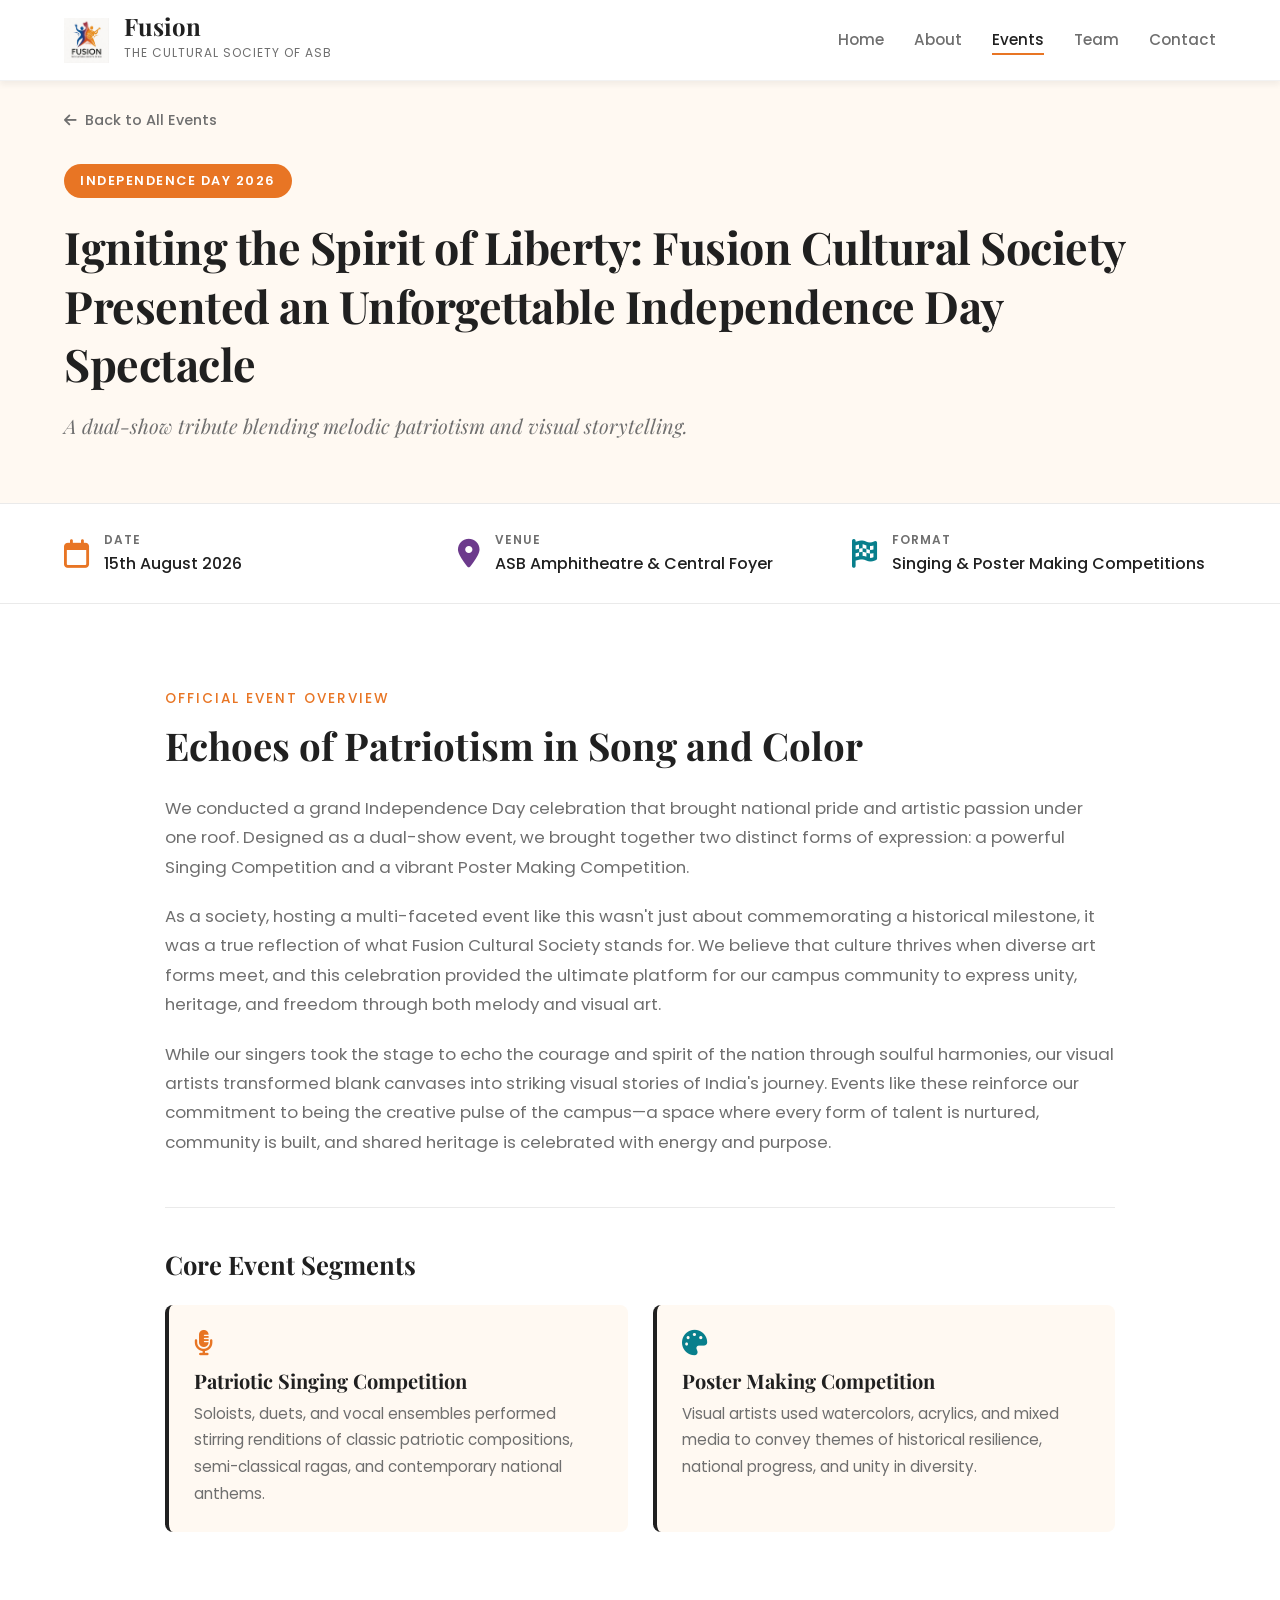
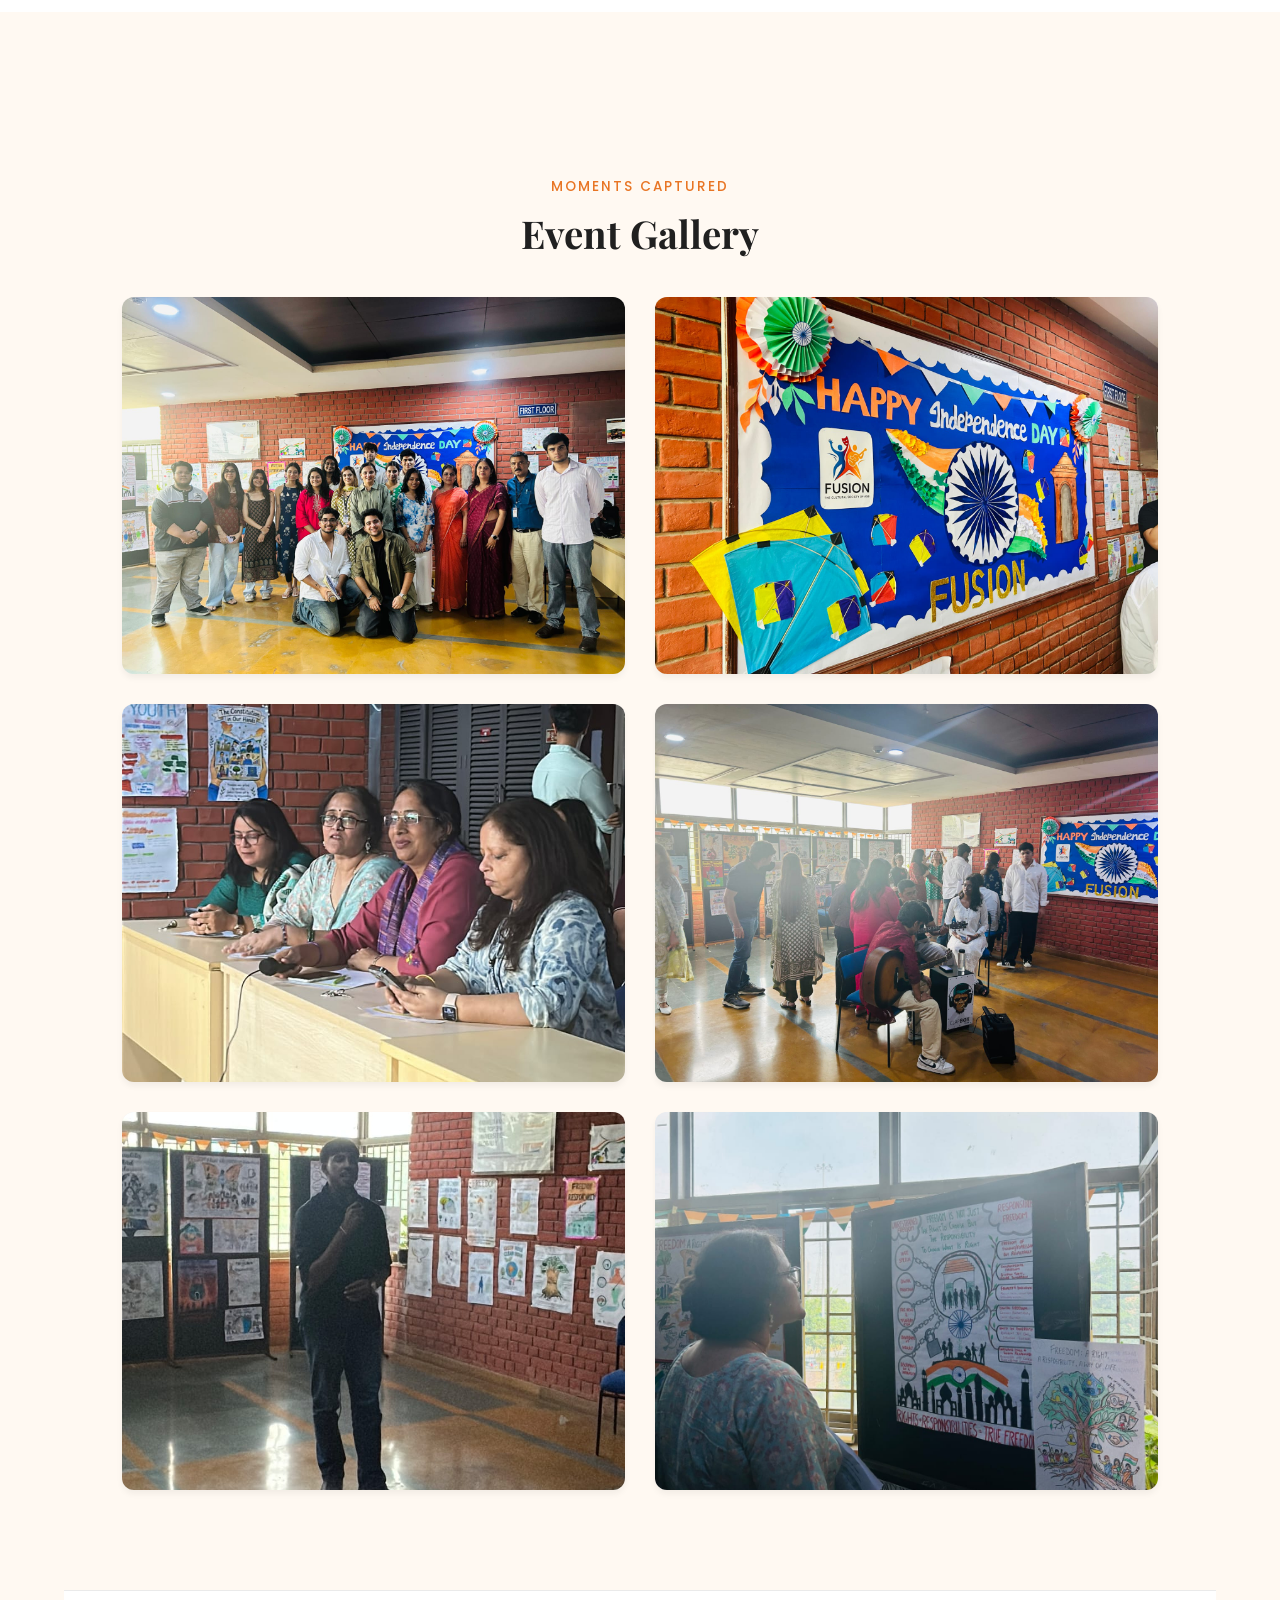
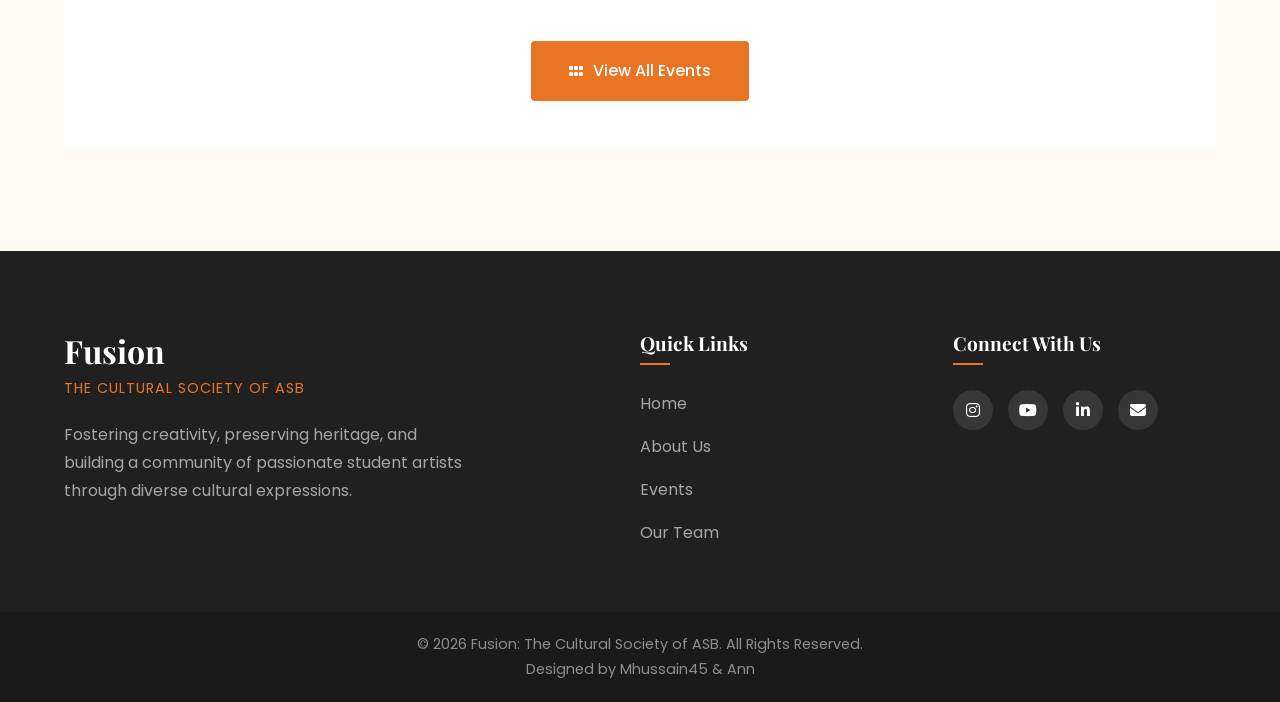
<file: event-2.html>
<!DOCTYPE html>
<html lang="en">
<head>
    <meta charset="UTF-8">
    <meta name="viewport" content="width=device-width, initial-scale=1.0">
    <title>Independence Day 2026</title>
    <link rel="icon" type="image/png" href="Fusion.png">  
    
    <!-- Google Fonts -->
    <link rel="preconnect" href="https://fonts.googleapis.com">
    <link rel="preconnect" href="https://fonts.gstatic.com" crossorigin>
    <link href="https://fonts.googleapis.com/css2?family=Playfair+Display:ital,wght@0,400;0,600;0,700;1,400&family=Poppins:wght@300;400;500;600&display=swap" rel="stylesheet">
    
    <!-- Font Awesome -->
    <link rel="stylesheet" href="https://cdnjs.cloudflare.com/ajax/libs/font-awesome/6.4.0/css/all.min.css">
    
    <!-- Page-Specific CSS -->
    <link rel="stylesheet" href="event-2.css">
</head>
<body>

    <!-- HEADER -->
    <header class="site-header">
        <div class="header-container">
            <a href="index.html" class="brand">
                <img src="Fusion.png" alt="Fusion Logo" class="brand-logo">
                <div class="brand-text">
                    <h1>Fusion</h1>
                    <span>The Cultural Society of ASB</span>
                </div>
            </a>
            
            <!-- CSS-Only Mobile Navigation -->
            <input type="checkbox" id="nav-toggle" class="nav-toggle">
            <label for="nav-toggle" class="nav-toggle-label">
                <span></span>
                <span></span>
                <span></span>
            </label>
            
            <nav class="site-nav">
                <ul class="nav-links">
                    <li><a href="index.html">Home</a></li>
                    <li><a href="about.html">About</a></li>
                    <li><a href="events.html" class="active">Events</a></li>
                    <li><a href="team.html">Team</a></li>
                    <li><a href="contact.html">Contact</a></li>
                </ul>
            </nav>
        </div>
    </header>

    <main>
        <!-- BREADCRUMB -->
        <div class="breadcrumb-container">
            <div class="container">
                <a href="events.html" class="back-link"><i class="fa-solid fa-arrow-left"></i> Back to All Events</a>
            </div>
        </div>

        <!-- EVENT HERO BANNER -->
        <section class="event-hero">
            <div class="container">
                <span class="event-badge bg-saffron">Independence Day 2026</span>
                <h1 class="event-main-title">Igniting the Spirit of Liberty: Fusion Cultural Society Presented an Unforgettable Independence Day Spectacle</h1>
                <p class="event-tagline">A dual-show tribute blending melodic patriotism and visual storytelling.</p>
            </div>
        </section>

        <!-- EVENT METADATA BAR -->
        <section class="metadata-bar">
            <div class="container metadata-grid">
                <div class="meta-item">
                    <i class="fa-regular fa-calendar text-saffron"></i>
                    <div>
                        <span class="meta-title">Date</span>
                        <p class="meta-val">15th August 2026</p>
                    </div>
                </div>
                <div class="meta-item">
                    <i class="fa-solid fa-location-dot text-purple"></i>
                    <div>
                        <span class="meta-title">Venue</span>
                        <p class="meta-val">ASB Amphitheatre & Central Foyer</p>
                    </div>
                </div>
                <div class="meta-item">
                    <i class="fa-solid fa-flag-checkered text-teal"></i>
                    <div>
                        <span class="meta-title">Format</span>
                        <p class="meta-val">Singing & Poster Making Competitions</p>
                    </div>
                </div>
            </div>
        </section>

        <!-- FULL-WIDTH EDITORIAL REPORT -->
        <section class="event-report-section">
            <div class="container report-container">
                <span class="section-label">Official Event Overview</span>
                <h2 class="section-heading">Echoes of Patriotism in Song and Color</h2>
                
                <p class="lead-paragraph">We conducted a grand Independence Day celebration that brought national pride and artistic passion under one roof. Designed as a dual-show event, we brought together two distinct forms of expression: a powerful Singing Competition and a vibrant Poster Making Competition.</p>
                
                <p>As a society, hosting a multi-faceted event like this wasn't just about commemorating a historical milestone, it was a true reflection of what Fusion Cultural Society stands for. We believe that culture thrives when diverse art forms meet, and this celebration provided the ultimate platform for our campus community to express unity, heritage, and freedom through both melody and visual art.</p>
                
                <p>While our singers took the stage to echo the courage and spirit of the nation through soulful harmonies, our visual artists transformed blank canvases into striking visual stories of India's journey. Events like these reinforce our commitment to being the creative pulse of the campus—a space where every form of talent is nurtured, community is built, and shared heritage is celebrated with energy and purpose.</p>

                <!-- DUAL COMPETITION HIGHLIGHTS -->
                <div class="highlights-container">
                    <h3 class="subsection-title">Core Event Segments</h3>
                    <div class="highlights-grid">
                        <div class="highlight-card">
                            <i class="fa-solid fa-microphone-lines text-saffron"></i>
                            <h4>Patriotic Singing Competition</h4>
                            <p>Soloists, duets, and vocal ensembles performed stirring renditions of classic patriotic compositions, semi-classical ragas, and contemporary national anthems.</p>
                        </div>
                        <div class="highlight-card">
                            <i class="fa-solid fa-palette text-teal"></i>
                            <h4>Poster Making Competition</h4>
                            <p>Visual artists used watercolors, acrylics, and mixed media to convey themes of historical resilience, national progress, and unity in diversity.</p>
                        </div>
                    </div>
                </div>
            </div>
        </section>

        <!-- MEDIA GALLERY SECTION -->
        <section class="media-gallery-section bg-cream">
            <div class="container">
<!-- PHOTO GALLERY (NO CAPTIONS) -->
        <section class="media-gallery-section bg-cream">
            <div class="container">
                <div class="section-header text-center">
                    <span class="section-label">Moments Captured</span>
                    <h2 class="section-heading">Event Gallery</h2>
                </div>

                <!-- Pure Image Grid -->
                <div class="photos-grid">
                    <div class="photo-card">
                        <img src="Event-2-1.jpeg" alt="Singing Competition">
                    </div>

                    <div class="photo-card">
                        <img src="Event-2-6.jpeg">
                    </div>

                    <div class="photo-card">
                        <img src="Event-2-2.jpeg">
                    </div>

                    <div class="photo-card">
                        <img src="Event-2-7.jpeg">
                    </div>

                    <div class="photo-card">
                        <img src="Event-2-3.jpeg">
                    </div>

                    <div class="photo-card">
                        <img src="Event-2-5.jpeg">
                    </div>
                </div>
            </div>
        </section> 

        <!-- BOTTOM NAVIGATION -->
        <section class="more-events-nav">
            <div class="container text-center">
                <a href="events.html" class="btn btn-primary nav-all-btn">
                    <i class="fa-solid fa-grip"></i> View All Events
                </a>
            </div>
        </section>
    </main>

    <!-- FOOTER -->
    <footer class="site-footer">
        <div class="container footer-content">
            <div class="footer-brand">
                <h3>Fusion</h3>
                <p class="footer-subtitle">The Cultural Society of ASB</p>
                <p class="footer-desc">Fostering creativity, preserving heritage, and building a community of passionate student artists through diverse cultural expressions.</p>
            </div>
            
            <div class="footer-links">
                <h4>Quick Links</h4>
                <ul>
                    <li><a href="index.html">Home</a></li>
                    <li><a href="about.html">About Us</a></li>
                    <li><a href="events.html">Events</a></li>
                    <li><a href="team.html">Our Team</a></li>
                </ul>
            </div>

            <div class="footer-social">
                <h4>Connect With Us</h4>
                <div class="social-icons">
                    <a href="https://www.instagram.com/fusion_asb/" aria-label="Instagram"><i class="fa-brands fa-instagram"></i></a>
                    <a href="https://www.youtube.com/@fusionasb" aria-label="YouTube"><i class="fa-brands fa-youtube"></i></a>
                    <a href="https://www.linkedin.com/company/fusion-asb/ " aria-label="LinkedIn"><i class="fa-brands fa-linkedin-in"></i></a>
                    <a href="mailto:teamfusion.asb@gmail.com" aria-label="Email"><i class="fa-solid fa-envelope"></i></a>
                </div>
            </div>
        </div>
        <div class="footer-bottom">
            <div class="container">
                <p>&copy; 2026 Fusion: The Cultural Society of ASB. All Rights Reserved.</p>
            <a href="https://www.instagram.com/mhussain.45/" target="_blank" class="designer">Designed by Mhussain45 & Ann</a>
            </div>
        </div>
    </footer>

</body>
</html>
</file>
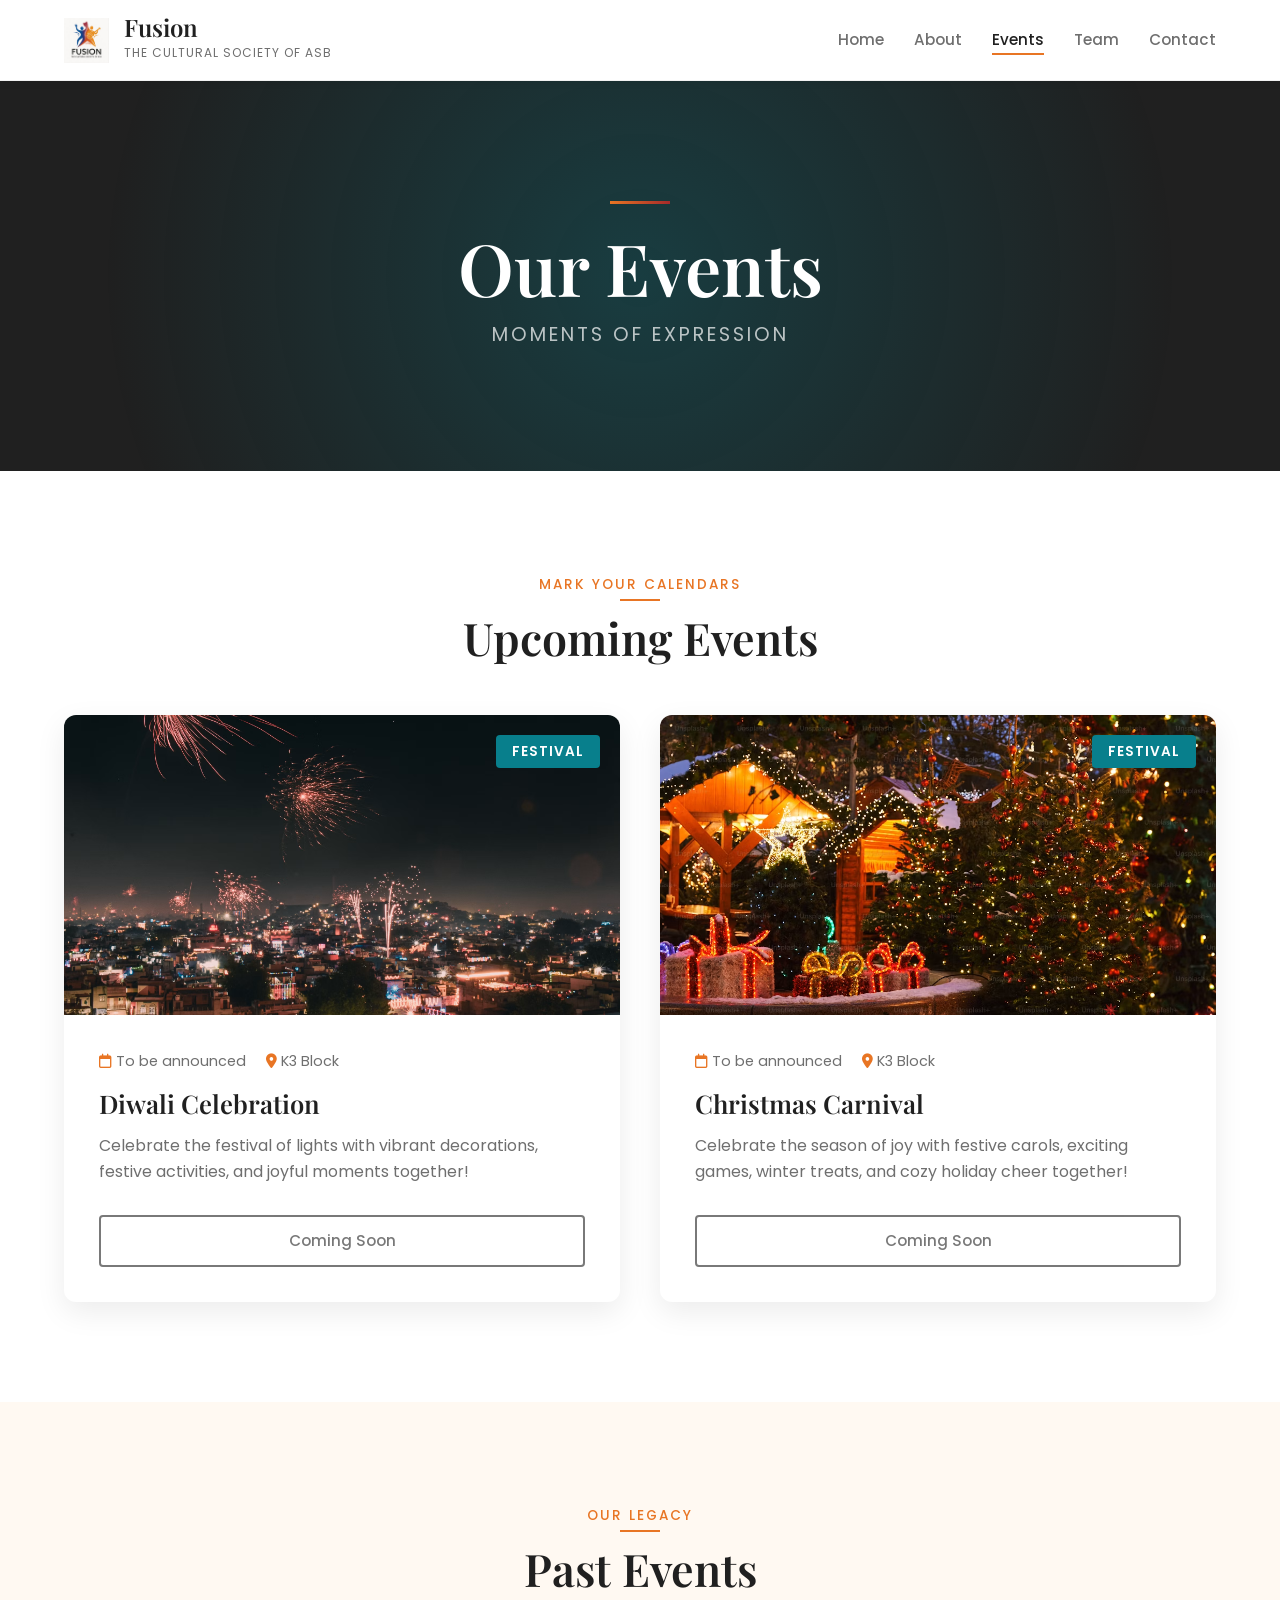
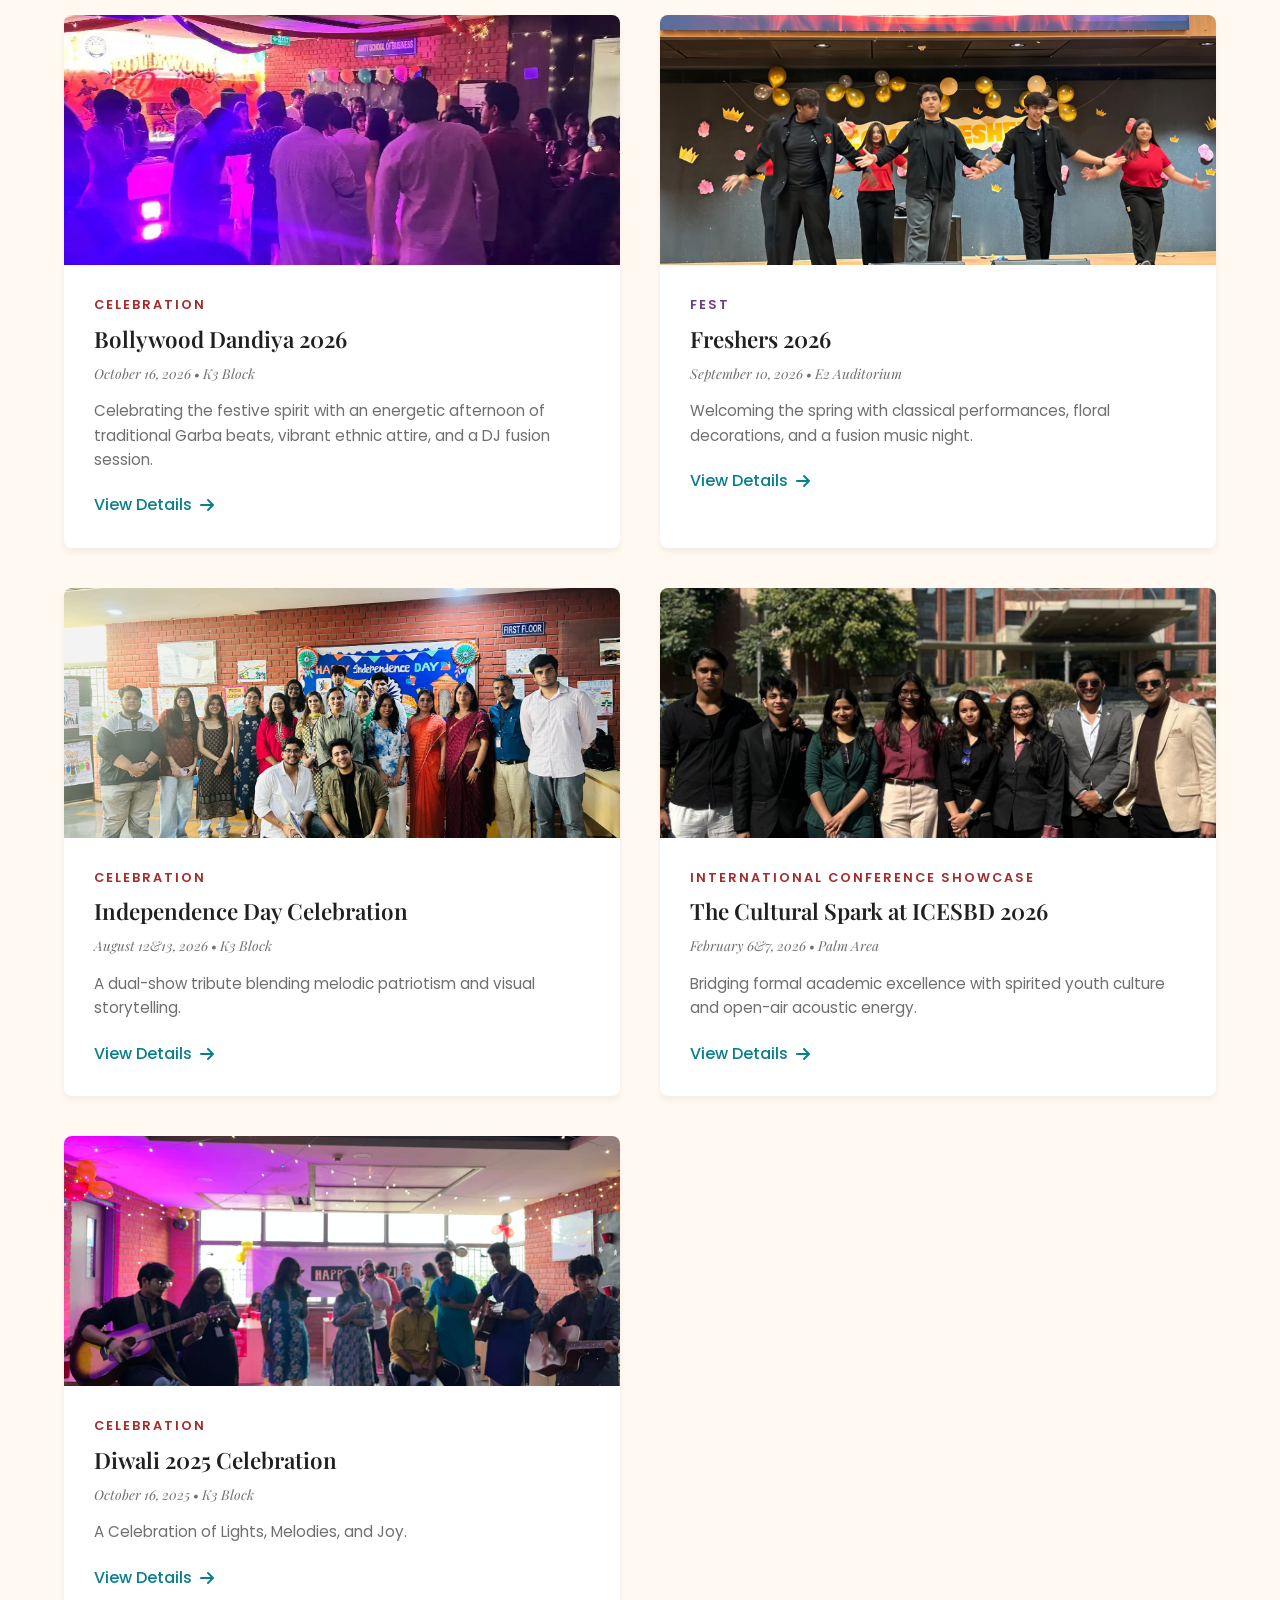
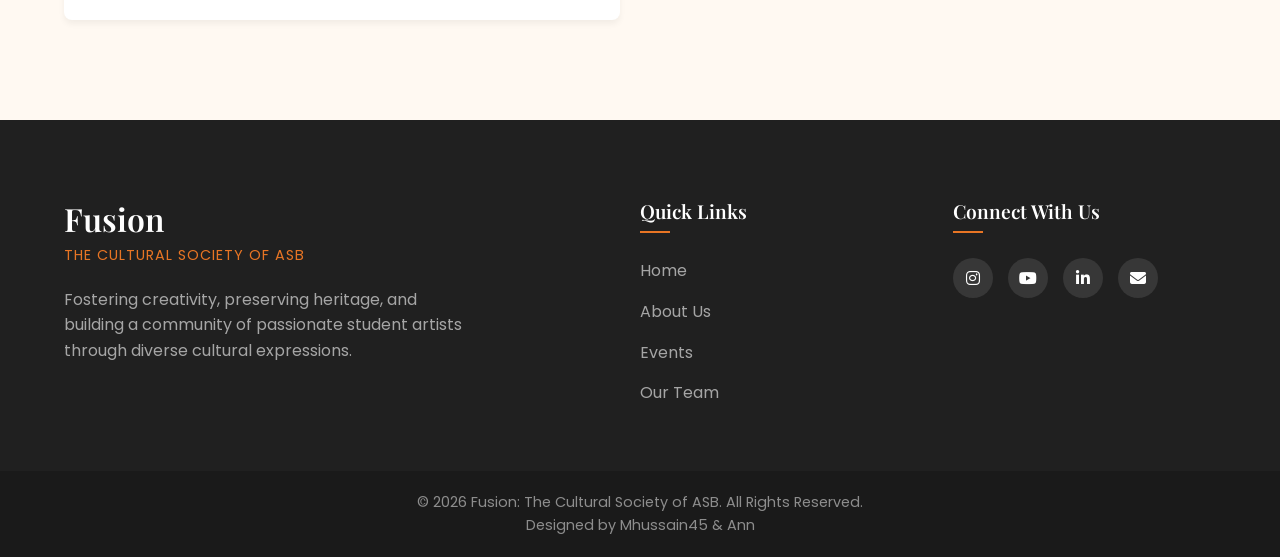
<file: events.html>
<!DOCTYPE html>
<html lang="en">
<head>
    <meta charset="UTF-8">
    <meta name="viewport" content="width=device-width, initial-scale=1.0">
    <title>Our Events</title>
    <link rel="icon" type="image/png" href="Fusion.png">    
    <!-- Google Fonts -->
    <link rel="preconnect" href="https://fonts.googleapis.com">
    <link rel="preconnect" href="https://fonts.gstatic.com" crossorigin>
    <link href="https://fonts.googleapis.com/css2?family=Playfair+Display:ital,wght@0,400;0,600;0,700;1,400&family=Poppins:wght@300;400;500;600&display=swap" rel="stylesheet">
    
    <!-- Font Awesome -->
    <link rel="stylesheet" href="https://cdnjs.cloudflare.com/ajax/libs/font-awesome/6.4.0/css/all.min.css">
    
    <!-- Page Specific CSS -->
    <link rel="stylesheet" href="events.css">
</head>
<body>

    <!-- HEADER -->
    <header class="site-header">
        <div class="header-container">
            <a href="index.html" class="brand">
                <img src="Fusion.png" alt="Fusion Logo" class="brand-logo" onerror="this.style.display='none'">
                
                <div class="brand-text">
                    <h1>Fusion</h1>
                        <span>The Cultural Society of ASB</span>
                    </div>
                </a>        
            
            <!-- CSS-Only Mobile Navigation -->
            <input type="checkbox" id="nav-toggle" class="nav-toggle">
            <label for="nav-toggle" class="nav-toggle-label">
                <span></span>
                <span></span>
                <span></span>
            </label>
            
            <nav class="site-nav">
                <ul class="nav-links">
                    <li><a href="index.html">Home</a></li>
                    <li><a href="about.html">About</a></li>
                    <li><a href="events.html" class="active">Events</a></li>
                    <li><a href="team.html">Team</a></li>
                    <li><a href="contact.html">Contact</a></li>
                </ul>
            </nav>
        </div>
    </header>

    <main>
        <!-- PAGE HERO -->
        <section class="page-hero">
            <div class="hero-overlay bg-teal-gradient"></div>
            <div class="container page-hero-content fade-up-1">
                <div class="cultural-accent-line mx-auto"></div>
                <h1 class="page-title">Our Events</h1>
                <p class="page-subtitle">Moments of Expression</p>
            </div>
        </section>

        <!-- UPCOMING EVENTS -->
        <section class="upcoming-events">
            <div class="container">
                <div class="section-header text-center fade-up-2">
                    <span class="section-label">Mark Your Calendars</span>
                    <h2 class="section-heading">Upcoming Events</h2>
                </div>
                
                <div class="events-grid">
                    <!-- Upcoming Event 1 -->
                    <article class="event-card stagger-2">
                        <div class="event-image">
                            <img src="Diwali.avif" alt="Diwali Celebration">
                            <span class="event-category bg-teal">Festival</span>
                        </div>
                        <div class="event-content">
                            <div class="event-meta">
                                <span><i class="fa-regular fa-calendar"></i> To be announced</span>
                                <span><i class="fa-solid fa-location-dot"></i> K3 Block</span>
                            </div>
                            <h3 class="event-title">Diwali Celebration</h3>
                            <p class="event-desc">Celebrate the festival of lights with vibrant decorations, festive activities, and joyful moments together!</p>
                            <a class="btn btn-outline btn-coming-soon" disabled>Coming Soon</a>                           
                        </div>
                    </article>
                    
                    <article class="event-card stagger-1">
                        <div class="event-image">
                            <img src="Christmas.avif" alt="Christmas carnival">
                            <span class="event-category bg-teal">Festival</span>
                        </div>
                        <div class="event-content">
                            <div class="event-meta">
                                <span><i class="fa-regular fa-calendar"></i> To be announced</span>
                                <span><i class="fa-solid fa-location-dot"></i> K3 Block</span>
                            </div>
                            <h3 class="event-title">Christmas Carnival</h3>
                            <p class="event-desc">Celebrate the season of joy with festive carols, exciting games, winter treats, and cozy holiday cheer together!</p>
                            <a class="btn btn-outline btn-coming-soon" disabled>Coming Soon</a>                           
                        </a>
                        </div>
                    </article>
                    
                    <!-- Upcoming Event 2 -->
                </div>
            </div>
        </section>

        <!-- PAST EVENTS ARCHIVE -->
        <section class="past-events bg-cream">
            <div class="container">
                <div class="section-header text-center">
                    <span class="section-label">Our Legacy</span>
                    <h2 class="section-heading">Past Events</h2>
                </div>

                    <div class="archive-grid">
                        <article class="archive-card">
                            <div class="archive-image">
                                <img src="Dandiya26-2.webp" alt="Bollywood Dandiya 2026">
                            </div>
                            <div class="archive-content">
                                <span class="archive-category text-red">Celebration</span>
                                <h3>Bollywood Dandiya 2026</h3>
                                <div class="archive-meta">October 16, 2026 &bull; K3 Block</div>
                                <p>Celebrating the festive spirit with an energetic afternoon of traditional Garba beats, vibrant ethnic attire, and a DJ fusion session.</p>
                                <a href="dandiya26.html" class="link-arrow">View Details <i class="fa-solid fa-arrow-right"></i></a>
                            </div>
                        </article>
        
                        
                        <article class="archive-card">
                            <div class="archive-image">
                                <img src="Freshers26-4.jpeg" alt="Freshers 2026">
                            </div>
                            <div class="archive-content">
                                <span class="archive-category text-purple">Fest</span>
                                <h3>Freshers 2026</h3>
                                <div class="archive-meta">September 10, 2026 &bull; E2 Auditorium</div>
                                <p>Welcoming the spring with classical performances, floral decorations, and a fusion music night.</p>
                                <a href="freshers26.html" class="link-arrow">View Details <i class="fa-solid fa-arrow-right"></i></a>
                            </div>
                        </article>

                        <article class="archive-card">
                            <div class="archive-image">
                                <img src="Independence26-1.jpeg" alt="Independence Day Celebration">
                            </div>
                            <div class="archive-content">
                                <span class="archive-category text-red">Celebration</span>
                                <h3>Independence Day Celebration</h3>
                                <div class="archive-meta">August 12&13, 2026 &bull; K3 Block </div>
                                <p>A dual-show tribute blending melodic patriotism and visual storytelling.</p>
                                <a href="independence26.html" class="link-arrow">View Details <i class="fa-solid fa-arrow-right"></i></a>
                            </div>
                        </article>

                        <article class="archive-card">
                            <div class="archive-image">
                                <img src="Icesbd-2.jpeg" alt="The Cultural Spark at ICESBD 2026">
                            </div>
                            <div class="archive-content">
                                <span class="archive-category text-red">International Conference Showcase</span>
                                <h3>The Cultural Spark at ICESBD 2026</h3>
                                <div class="archive-meta">February 6&7, 2026 &bull; Palm Area </div>
                                <p>Bridging formal academic excellence with spirited youth culture and open-air acoustic energy.</p>
                                <a href="icesbd26.html" class="link-arrow">View Details <i class="fa-solid fa-arrow-right"></i></a>
                            </div>
                        </article>

                        <article class="archive-card">
                            <div class="archive-image">
                                <img src="Diwali25-1.jpeg" alt="Diwali 2025 Celebration">
                            </div>
                            <div class="archive-content">
                                <span class="archive-category text-red">Celebration</span>
                                <h3>Diwali 2025 Celebration</h3>
                                <div class="archive-meta">October 16, 2025 &bull; K3 Block </div>
                                <p>A Celebration of Lights, Melodies, and Joy.</p>
                                <a href="diwali25.html" class="link-arrow">View Details <i class="fa-solid fa-arrow-right"></i></a>
                            </div>
                        </article>
                        
                    </div>
                </div>

                        
                    </div>
                </div>

            </div>
        </section>

    </main>

    <!-- FOOTER -->
    <footer class="site-footer">
        <div class="container footer-content">
            <div class="footer-brand">
                <h3>Fusion</h3>
                <p class="footer-subtitle">The Cultural Society of ASB</p>
                <p class="footer-desc">Fostering creativity, preserving heritage, and building a community of passionate student artists through diverse cultural expressions.</p>
            </div>
            
            <div class="footer-links">
                <h4>Quick Links</h4>
                <ul>
                    <li><a href="index.html">Home</a></li>
                    <li><a href="about.html">About Us</a></li>
                    <li><a href="events.html">Events</a></li>
                    <li><a href="team.html">Our Team</a></li>
                </ul>
            </div>

            <div class="footer-social">
                <h4>Connect With Us</h4>
                <div class="social-icons">
                    <a href="https://www.instagram.com/fusion_asb/" aria-label="Instagram"><i class="fa-brands fa-instagram"></i></a>
                    <a href="https://www.youtube.com/@fusionasb" aria-label="YouTube"><i class="fa-brands fa-youtube"></i></a>
                    <a href="https://www.linkedin.com/company/fusion-asb/ " aria-label="LinkedIn"><i class="fa-brands fa-linkedin-in"></i></a>
                    <a href="mailto:teamfusion.asb@gmail.com" aria-label="Email"><i class="fa-solid fa-envelope"></i></a>
                </div>
            </div>
        </div>
        <div class="footer-bottom">
            <div class="container">
                <p>&copy; 2026 Fusion: The Cultural Society of ASB. All Rights Reserved.</p>
            <a href="https://www.instagram.com/mhussain.45/" target="_blank" class="designer">Designed by Mhussain45 </a>
            <a href="https://www.instagram.com/ann_susan_johnson?stkn=ajNiOGd2bDl2Zmdo/" target="_blank" class="designer"> & Ann</a>
            </div>
        </div>
    </footer>
</body>
</html>
</file>
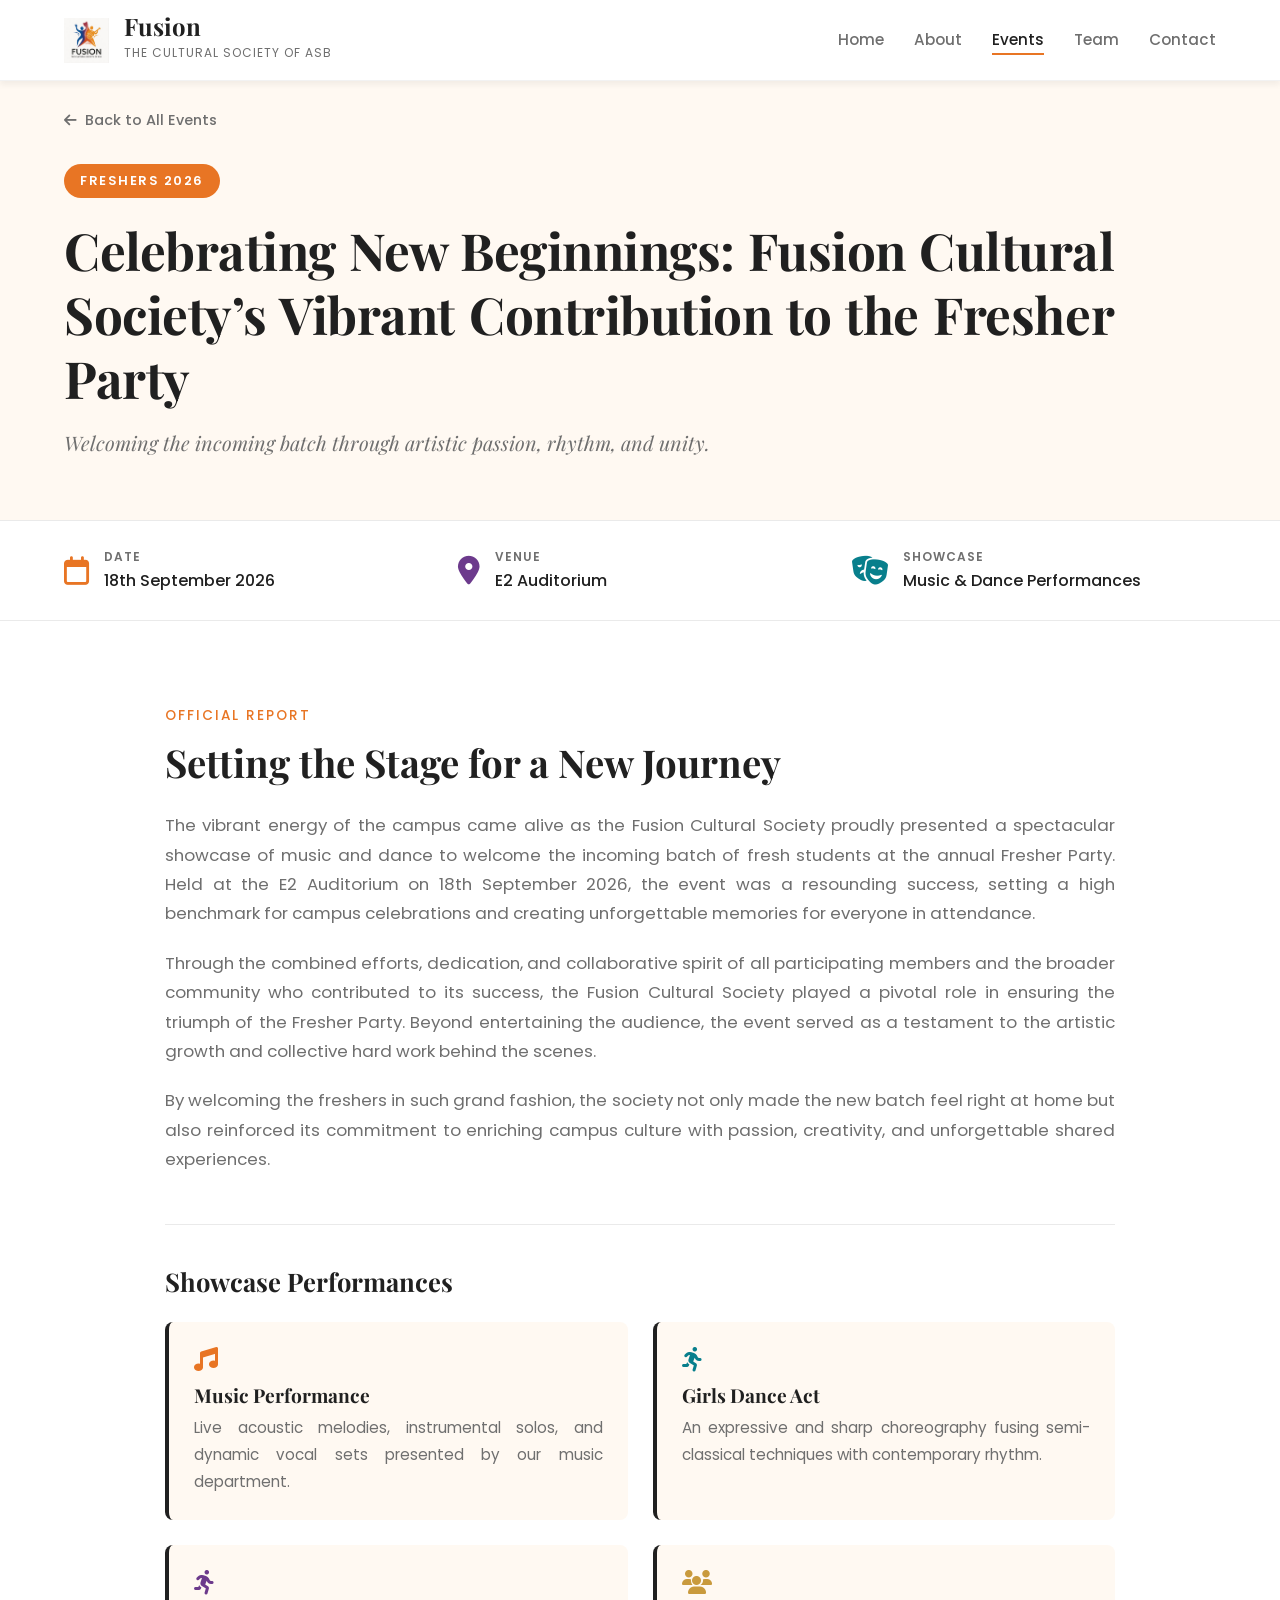
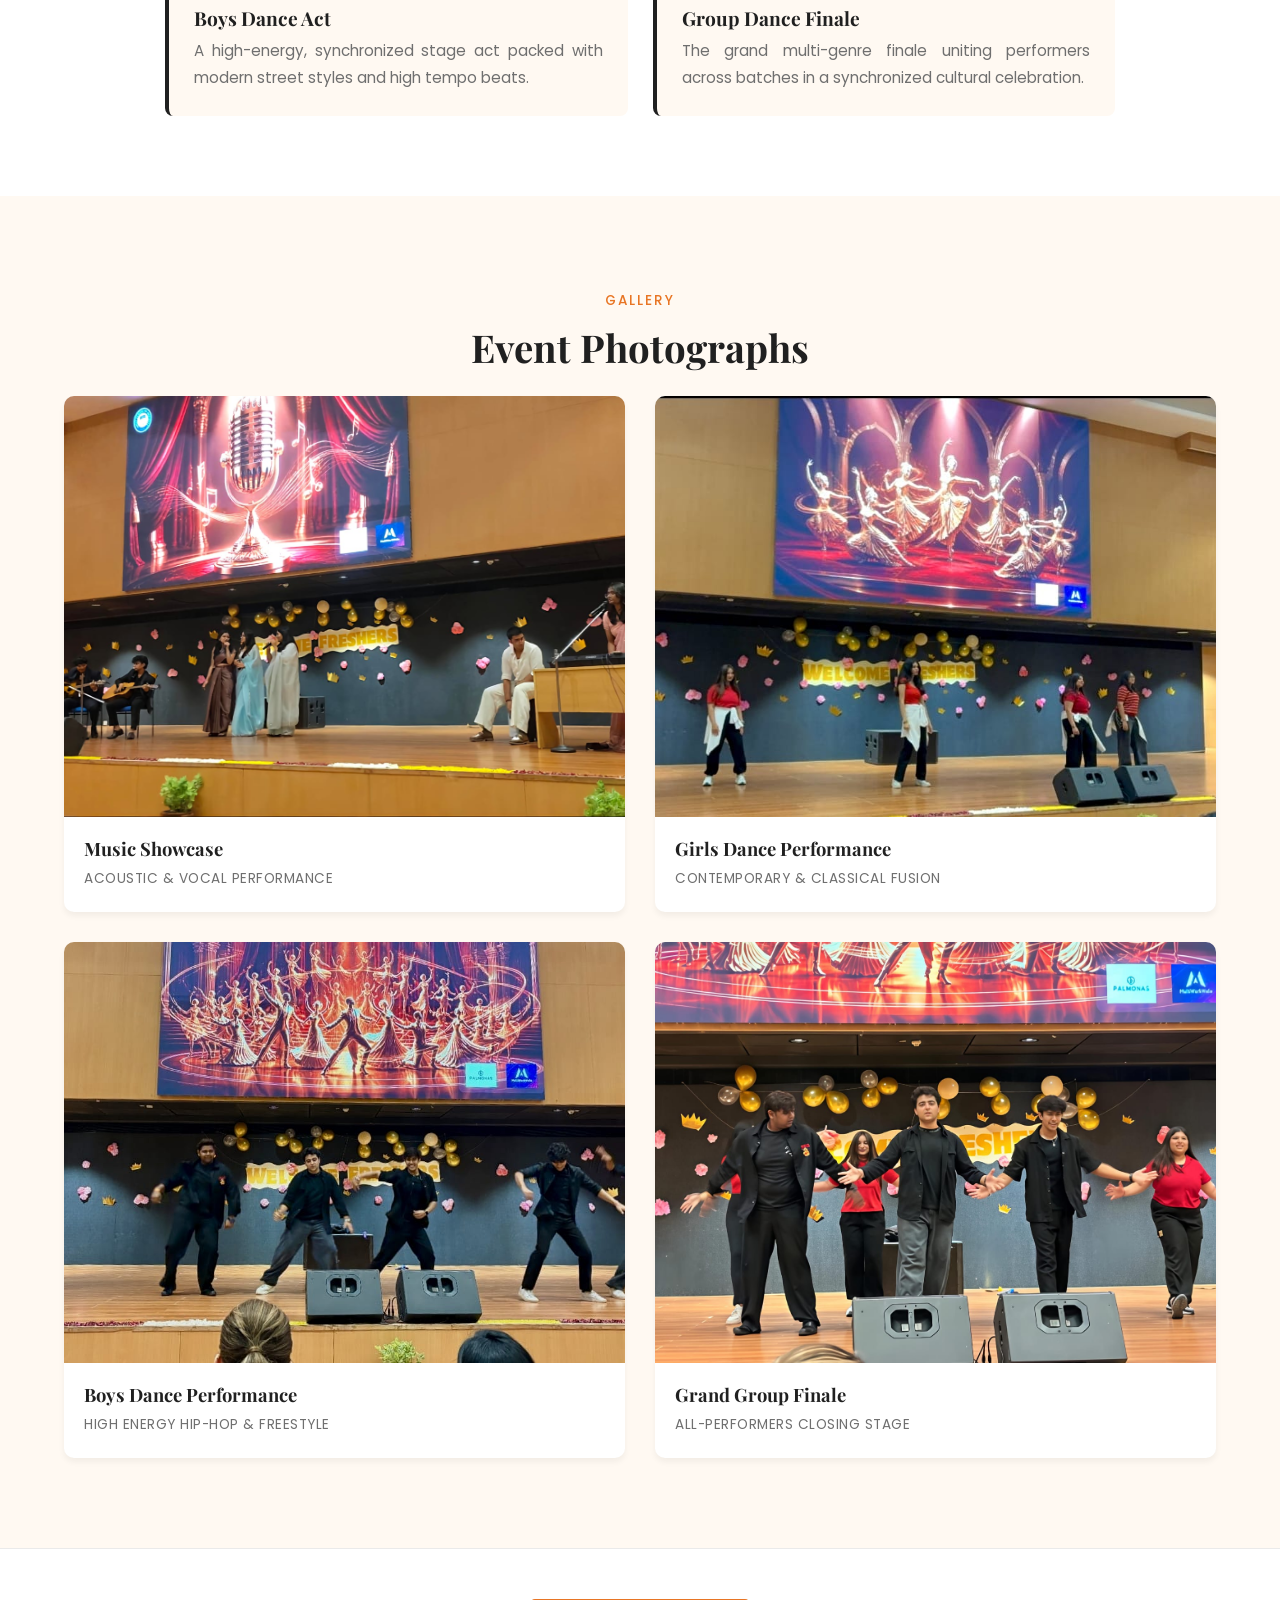
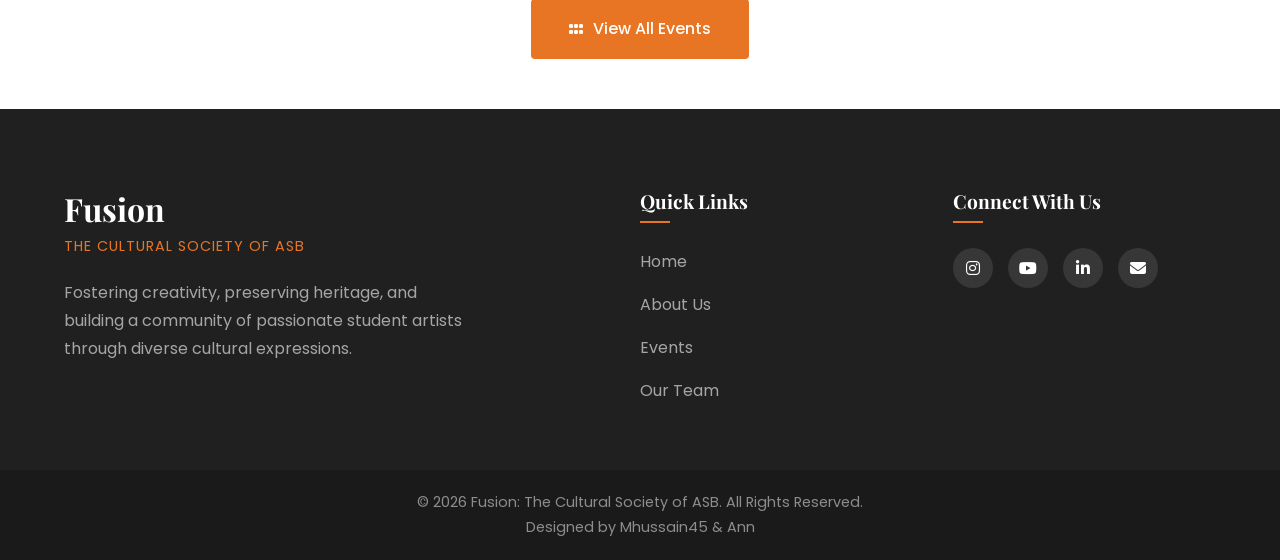
<file: freshers26.html>
<!DOCTYPE html>
<html lang="en">
<head>
    <meta charset="UTF-8">
    <meta name="viewport" content="width=device-width, initial-scale=1.0">
    <title>Fresher Party 2026</title>
    <link rel="icon" type="image/png" href="Fusion.png">  
    
    <!-- Google Fonts -->
    <link rel="preconnect" href="https://fonts.googleapis.com">
    <link rel="preconnect" href="https://fonts.gstatic.com" crossorigin>
    <link href="https://fonts.googleapis.com/css2?family=Playfair+Display:ital,wght@0,400;0,600;0,700;1,400&family=Poppins:wght@300;400;500;600&display=swap" rel="stylesheet">
    
    <!-- Font Awesome -->
    <link rel="stylesheet" href="https://cdnjs.cloudflare.com/ajax/libs/font-awesome/6.4.0/css/all.min.css">
    
    <!-- Page Specific CSS -->
    <link rel="stylesheet" href="freshers26.css">
</head>
<body>

    <!-- HEADER -->
    <header class="site-header">
        <div class="header-container">
            <a href="index.html" class="brand">
                <img src="Fusion.png" alt="Fusion Logo" class="brand-logo">
                <div class="brand-text">
                    <h1>Fusion</h1>
                    <span>The Cultural Society of ASB</span>
                </div>
            </a>
            
            <!-- CSS-Only Mobile Navigation -->
            <input type="checkbox" id="nav-toggle" class="nav-toggle">
            <label for="nav-toggle" class="nav-toggle-label">
                <span></span>
                <span></span>
                <span></span>
            </label>
            
            <nav class="site-nav">
                <ul class="nav-links">
                    <li><a href="index.html">Home</a></li>
                    <li><a href="about.html">About</a></li>
                    <li><a href="events.html" class="active">Events</a></li>
                    <li><a href="team.html">Team</a></li>
                    <li><a href="contact.html">Contact</a></li>
                </ul>
            </nav>
        </div>
    </header>

    <main>
        <!-- BREADCRUMB -->
        <div class="breadcrumb-container">
            <div class="container">
                <a href="events.html" class="back-link"><i class="fa-solid fa-arrow-left"></i> Back to All Events</a>
            </div>
        </div>

        <!-- EVENT HERO BANNER -->
        <section class="event-hero">
            <div class="container">
                <span class="event-badge bg-saffron">Freshers 2026</span>
                <h1 class="event-main-title">Celebrating New Beginnings: Fusion Cultural Society’s Vibrant Contribution to the Fresher Party</h1>
                <p class="event-tagline">Welcoming the incoming batch through artistic passion, rhythm, and unity.</p>
            </div>
        </section>

        <!-- EVENT METADATA BAR -->
        <section class="metadata-bar">
            <div class="container metadata-grid">
                <div class="meta-item">
                    <i class="fa-regular fa-calendar text-saffron"></i>
                    <div>
                        <span class="meta-title">Date</span>
                        <p class="meta-val">18th September 2026</p>
                    </div>
                </div>
                <div class="meta-item">
                    <i class="fa-solid fa-location-dot text-purple"></i>
                    <div>
                        <span class="meta-title">Venue</span>
                        <p class="meta-val">E2 Auditorium</p>
                    </div>
                </div>
                <div class="meta-item">
                    <i class="fa-solid fa-masks-theater text-teal"></i>
                    <div>
                        <span class="meta-title">Showcase</span>
                        <p class="meta-val">Music & Dance Performances</p>
                    </div>
                </div>
            </div>
        </section>

        <!-- FULL-WIDTH EDITORIAL REPORT -->
        <section class="event-report-section">
            <div class="container report-container">
                <span class="section-label">Official Report</span>
                <h2 class="section-heading">Setting the Stage for a New Journey</h2>
                
                <p class="lead-paragraph">The vibrant energy of the campus came alive as the Fusion Cultural Society proudly presented a spectacular showcase of music and dance to welcome the incoming batch of fresh students at the annual Fresher Party. Held at the E2 Auditorium on 18th September 2026, the event was a resounding success, setting a high benchmark for campus celebrations and creating unforgettable memories for everyone in attendance.</p>
                
                <p>Through the combined efforts, dedication, and collaborative spirit of all participating members and the broader community who contributed to its success, the Fusion Cultural Society played a pivotal role in ensuring the triumph of the Fresher Party. Beyond entertaining the audience, the event served as a testament to the artistic growth and collective hard work behind the scenes.</p>
                
                <p>By welcoming the freshers in such grand fashion, the society not only made the new batch feel right at home but also reinforced its commitment to enriching campus culture with passion, creativity, and unforgettable shared experiences.</p>

                <!-- PERFORMANCE HIGHLIGHTS GRID -->
                <div class="highlights-container">
                    <h3 class="subsection-title">Showcase Performances</h3>
                    <div class="highlights-grid">
                        <div class="highlight-card">
                            <i class="fa-solid fa-music text-saffron"></i>
                            <h4>Music Performance</h4>
                            <p>Live acoustic melodies, instrumental solos, and dynamic vocal sets presented by our music department.</p>
                        </div>
                        <div class="highlight-card">
                            <i class="fa-solid fa-person-running text-teal"></i>
                            <h4>Girls Dance Act</h4>
                            <p>An expressive and sharp choreography fusing semi-classical techniques with contemporary rhythm.</p>
                        </div>
                        <div class="highlight-card">
                            <i class="fa-solid fa-person-running text-purple"></i>
                            <h4>Boys Dance Act</h4>
                            <p>A high-energy, synchronized stage act packed with modern street styles and high tempo beats.</p>
                        </div>
                        <div class="highlight-card">
                            <i class="fa-solid fa-users text-gold"></i>
                            <h4>Group Dance Finale</h4>
                            <p>The grand multi-genre finale uniting performers across batches in a synchronized cultural celebration.</p>
                        </div>
                    </div>
                </div>
            </div>
        </section>

        <!-- MEDIA GALLERY SECTION (PHOTOS & VIDEOS) -->
        <section class="media-gallery-section bg-cream">
            <div class="container">
                
                <!-- 1. PHOTO GALLERY -->
                <div class="media-block">
                    <div class="section-header text-center">
                        <span class="section-label">Gallery</span>
                        <h2 class="section-heading">Event Photographs</h2>
                        <!--Recommended crop size: <strong>800 × 600 px (4:3 ratio)-->
                    </div>

                    <div class="photos-grid">
                        <!-- Photo 1 -->
                        <div class="media-card photo-card">
                            <div class="photo-wrapper">
                                <img src="Freshers26-3.jpeg" alt="Music Performance">
                            </div>
                            <div class="media-caption">
                                <h4>Music Showcase</h4>
                                <span>Acoustic & Vocal Performance</span>
                            </div>
                        </div>

                        <!-- Photo 2 -->
                        <div class="media-card photo-card">
                            <div class="photo-wrapper">
                                <img src="Freshers26-2.jpeg" alt="Girls Dance Act">
                            </div>
                            <div class="media-caption">
                                <h4>Girls Dance Performance</h4>
                                <span>Contemporary & Classical Fusion</span>
                            </div>
                        </div>

                        <!-- Photo 3 -->
                        <div class="media-card photo-card">
                            <div class="photo-wrapper">
                                <img src="Freshers26-1.jpeg" alt="Boys Dance Act">
                            </div>
                            <div class="media-caption">
                                <h4>Boys Dance Performance</h4>
                                <span>High Energy Hip-Hop & Freestyle</span>
                            </div>
                        </div>

                        <!-- Photo 4 -->
                        <div class="media-card photo-card">
                            <div class="photo-wrapper">
                                <img src="Freshers26-4.jpeg" alt="Group Finale">
                            </div>
                            <div class="media-caption">
                                <h4>Grand Group Finale</h4>
                                <span>All-Performers Closing Stage</span>
                            </div>
                        </div>
                    </div>
                </div>


            </div>
        </section>

        <!-- SIMPLIFIED BOTTOM NAVIGATION -->
        <section class="more-events-nav">
            <div class="container text-center">
                <a href="events.html" class="btn btn-primary nav-all-btn">
                    <i class="fa-solid fa-grip"></i> View All Events
                </a>
            </div>
        </section>
    </main>

    <!-- FOOTER -->
    <footer class="site-footer">
        <div class="container footer-content">
            <div class="footer-brand">
                <h3>Fusion</h3>
                <p class="footer-subtitle">The Cultural Society of ASB</p>
                <p class="footer-desc">Fostering creativity, preserving heritage, and building a community of passionate student artists through diverse cultural expressions.</p>
            </div>
            
            <div class="footer-links">
                <h4>Quick Links</h4>
                <ul>
                    <li><a href="index.html">Home</a></li>
                    <li><a href="about.html">About Us</a></li>
                    <li><a href="events.html">Events</a></li>
                    <li><a href="team.html">Our Team</a></li>
                </ul>
            </div>

            <div class="footer-social">
                <h4>Connect With Us</h4>
                <div class="social-icons">
                    <a href="https://www.instagram.com/fusion_asb/" aria-label="Instagram"><i class="fa-brands fa-instagram"></i></a>
                    <a href="https://www.youtube.com/@fusionasb" aria-label="YouTube"><i class="fa-brands fa-youtube"></i></a>
                    <a href="https://www.linkedin.com/company/fusion-asb/ " aria-label="LinkedIn"><i class="fa-brands fa-linkedin-in"></i></a>
                    <a href="mailto:teamfusion.asb@gmail.com" aria-label="Email"><i class="fa-solid fa-envelope"></i></a>
                </div>
            </div>
        </div>
        <div class="footer-bottom">
            <div class="container">
                <p>&copy; 2026 Fusion: The Cultural Society of ASB. All Rights Reserved.</p>
            <a href="https://www.instagram.com/mhussain.45/" target="_blank" class="designer">Designed by Mhussain45 </a>
            <a href="https://www.instagram.com/ann_susan_johnson?stkn=ajNiOGd2bDl2Zmdo/" target="_blank" class="designer"> & Ann</a>
            </div>
        </div>
    </footer>

</body>
</html>
</file>
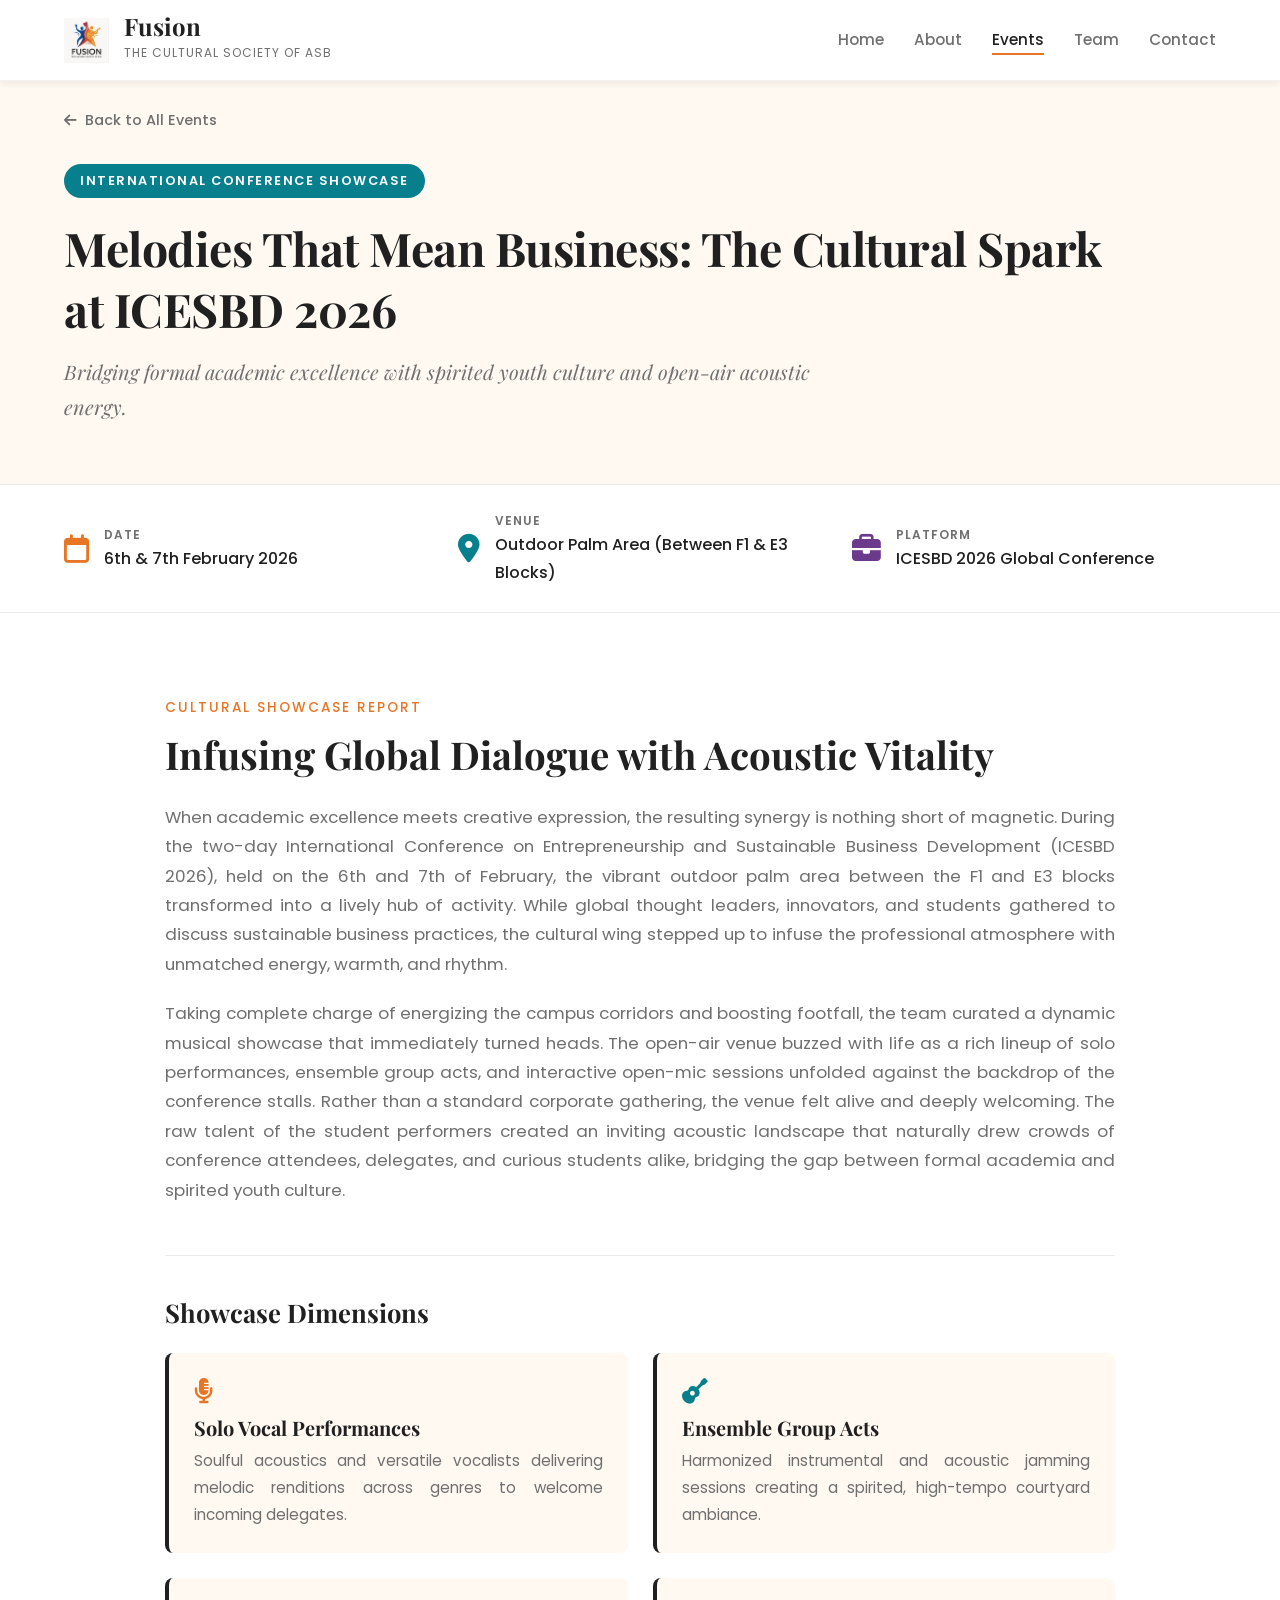
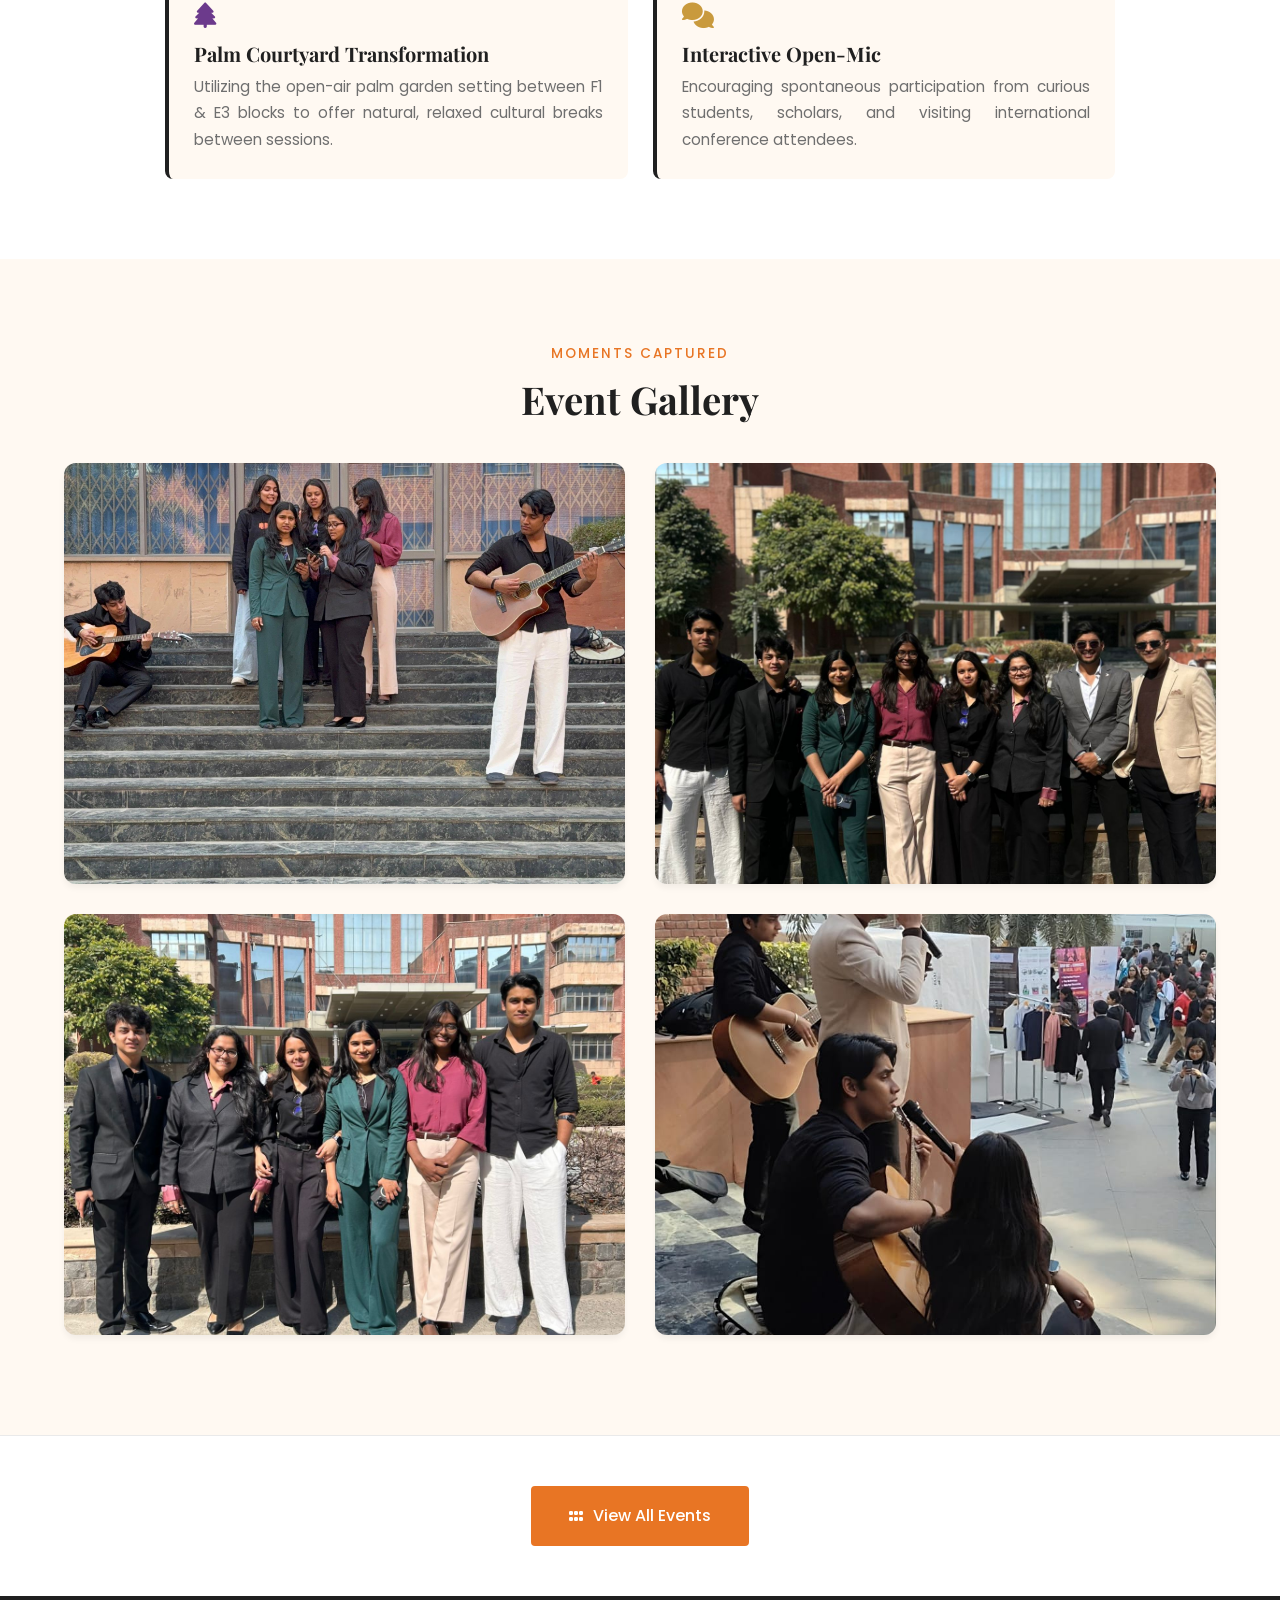
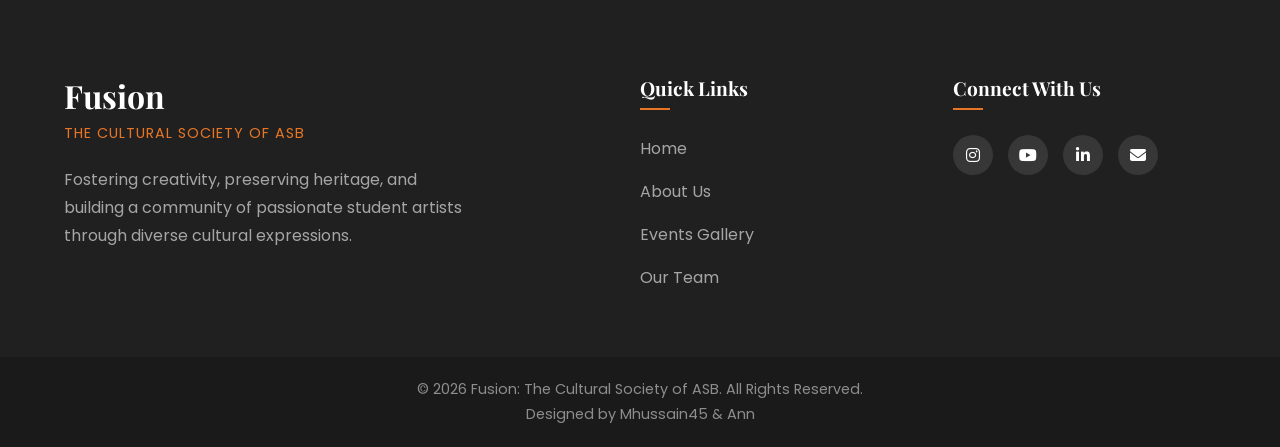
<file: icesbd26.html>
<!DOCTYPE html>
<html lang="en">
<head>
    <meta charset="UTF-8">
    <meta name="viewport" content="width=device-width, initial-scale=1.0">
    <title>ICESBD 2026 | Fusion: The Cultural Society of ASB</title>
    <link rel="icon" type="image/png" href="Fusion.png">  
    
    <!-- Google Fonts -->
    <link rel="preconnect" href="https://fonts.googleapis.com">
    <link rel="preconnect" href="https://fonts.gstatic.com" crossorigin>
    <link href="https://fonts.googleapis.com/css2?family=Playfair+Display:ital,wght@0,400;0,600;0,700;1,400&family=Poppins:wght@300;400;500;600&display=swap" rel="stylesheet">
    
    <!-- Font Awesome -->
    <link rel="stylesheet" href="https://cdnjs.cloudflare.com/ajax/libs/font-awesome/6.4.0/css/all.min.css">
    
    <!-- Page Specific CSS -->
    <link rel="stylesheet" href="icesbd26.css">
</head>
<body>

    <!-- HEADER -->
    <header class="site-header">
        <div class="header-container">
            <a href="index.html" class="brand">
                <img src="Fusion.png" alt="Fusion Logo" class="brand-logo">
                <div class="brand-text">
                    <h1>Fusion</h1>
                    <span>The Cultural Society of ASB</span>
                </div>
            </a>
            
            <!-- CSS-Only Mobile Navigation -->
            <input type="checkbox" id="nav-toggle" class="nav-toggle">
            <label for="nav-toggle" class="nav-toggle-label">
                <span></span>
                <span></span>
                <span></span>
            </label>
            
            <nav class="site-nav">
                <ul class="nav-links">
                    <li><a href="index.html">Home</a></li>
                    <li><a href="about.html">About</a></li>
                    <li><a href="events.html" class="active">Events</a></li>
                    <li><a href="team.html">Team</a></li>
                    <li><a href="contact.html">Contact</a></li>
                </ul>
            </nav>
        </div>
    </header>

    <main>
        <!-- BREADCRUMB -->
        <div class="breadcrumb-container">
            <div class="container">
                <a href="events.html" class="back-link"><i class="fa-solid fa-arrow-left"></i> Back to All Events</a>
            </div>
        </div>

        <!-- EVENT HERO BANNER -->
        <section class="event-hero">
            <div class="container">
                <span class="event-badge bg-teal">International Conference Showcase</span>
                <h1 class="event-main-title">Melodies That Mean Business: The Cultural Spark at ICESBD 2026</h1>
                <p class="event-tagline">Bridging formal academic excellence with spirited youth culture and open-air acoustic energy.</p>
            </div>
        </section>

        <!-- EVENT METADATA BAR -->
        <section class="metadata-bar">
            <div class="container metadata-grid">
                <div class="meta-item">
                    <i class="fa-regular fa-calendar text-saffron"></i>
                    <div>
                        <span class="meta-title">Date</span>
                        <p class="meta-val">6th & 7th February 2026</p>
                    </div>
                </div>
                <div class="meta-item">
                    <i class="fa-solid fa-location-dot text-teal"></i>
                    <div>
                        <span class="meta-title">Venue</span>
                        <p class="meta-val">Outdoor Palm Area (Between F1 & E3 Blocks)</p>
                    </div>
                </div>
                <div class="meta-item">
                    <i class="fa-solid fa-briefcase text-purple"></i>
                    <div>
                        <span class="meta-title">Platform</span>
                        <p class="meta-val">ICESBD 2026 Global Conference</p>
                    </div>
                </div>
            </div>
        </section>

        <!-- FULL-WIDTH EDITORIAL REPORT -->
        <section class="event-report-section">
            <div class="container report-container">
                <span class="section-label">Cultural Showcase Report</span>
                <h2 class="section-heading">Infusing Global Dialogue with Acoustic Vitality</h2>
                
                <p class="lead-paragraph">When academic excellence meets creative expression, the resulting synergy is nothing short of magnetic. During the two-day International Conference on Entrepreneurship and Sustainable Business Development (ICESBD 2026), held on the 6th and 7th of February, the vibrant outdoor palm area between the F1 and E3 blocks transformed into a lively hub of activity. While global thought leaders, innovators, and students gathered to discuss sustainable business practices, the cultural wing stepped up to infuse the professional atmosphere with unmatched energy, warmth, and rhythm.</p>
                
                <p>Taking complete charge of energizing the campus corridors and boosting footfall, the team curated a dynamic musical showcase that immediately turned heads. The open-air venue buzzed with life as a rich lineup of solo performances, ensemble group acts, and interactive open-mic sessions unfolded against the backdrop of the conference stalls. Rather than a standard corporate gathering, the venue felt alive and deeply welcoming. The raw talent of the student performers created an inviting acoustic landscape that naturally drew crowds of conference attendees, delegates, and curious students alike, bridging the gap between formal academia and spirited youth culture.</p>

                <!-- PERFORMANCE HIGHLIGHTS -->
                <div class="highlights-container">
                    <h3 class="subsection-title">Showcase Dimensions</h3>
                    <div class="highlights-grid">
                        <div class="highlight-card">
                            <i class="fa-solid fa-microphone-lines text-saffron"></i>
                            <h4>Solo Vocal Performances</h4>
                            <p>Soulful acoustics and versatile vocalists delivering melodic renditions across genres to welcome incoming delegates.</p>
                        </div>
                        <div class="highlight-card">
                            <i class="fa-solid fa-guitar text-teal"></i>
                            <h4>Ensemble Group Acts</h4>
                            <p>Harmonized instrumental and acoustic jamming sessions creating a spirited, high-tempo courtyard ambiance.</p>
                        </div>
                        <div class="highlight-card">
                            <i class="fa-solid fa-tree text-purple"></i>
                            <h4>Palm Courtyard Transformation</h4>
                            <p>Utilizing the open-air palm garden setting between F1 & E3 blocks to offer natural, relaxed cultural breaks between sessions.</p>
                        </div>
                        <div class="highlight-card">
                            <i class="fa-solid fa-comments text-gold"></i>
                            <h4>Interactive Open-Mic</h4>
                            <p>Encouraging spontaneous participation from curious students, scholars, and visiting international conference attendees.</p>
                        </div>
                    </div>
                </div>
            </div>
        </section>

        <!-- PHOTO GALLERY (NO CAPTIONS) -->
        <section class="media-gallery-section bg-cream">
            <div class="container">
                <div class="section-header text-center">
                    <span class="section-label">Moments Captured</span>
                    <h2 class="section-heading">Event Gallery</h2>
                </div>

                <div class="photos-grid">
                    <div class="photo-card">
                        <img src="Icesbd-1.jpeg" alt="Acoustic Performances at Palm Area">
                    </div>

                    <div class="photo-card">
                        <img src="Icesbd-2.jpeg" alt="Student Solo Singers">
                    </div>

                    <div class="photo-card">
                        <img src="Icesbd-3.jpeg" alt="Open Air Jamming Session">
                    </div>

                    <div class="photo-card">
                        <img src="Icesbd-4.jpeg" alt="Conference Attendees Gathering">
                    </div>
                </div>
            </div>
        </section>

        <!-- BOTTOM NAVIGATION -->
        <section class="more-events-nav">
            <div class="container text-center">
                <a href="events.html" class="btn btn-primary nav-all-btn">
                    <i class="fa-solid fa-grip"></i> View All Events
                </a>
            </div>
        </section>
    </main>

    <!-- FOOTER -->
    <footer class="site-footer">
        <div class="container footer-content">
            <div class="footer-brand">
                <h3>Fusion</h3>
                <p class="footer-subtitle">The Cultural Society of ASB</p>
                <p class="footer-desc">Fostering creativity, preserving heritage, and building a community of passionate student artists through diverse cultural expressions.</p>
            </div>
            
            <div class="footer-links">
                <h4>Quick Links</h4>
                <ul>
                    <li><a href="index.html">Home</a></li>
                    <li><a href="about.html">About Us</a></li>
                    <li><a href="events.html">Events Gallery</a></li>
                    <li><a href="team.html">Our Team</a></li>
                </ul>
            </div>

            <div class="footer-social">
                <h4>Connect With Us</h4>
                <div class="social-icons">
                    <a href="https://www.instagram.com/fusion_asb/" aria-label="Instagram"><i class="fa-brands fa-instagram"></i></a>
                    <a href="https://www.youtube.com/@fusionasb" aria-label="YouTube"><i class="fa-brands fa-youtube"></i></a>
                    <a href="https://www.linkedin.com/company/fusion-asb/ " aria-label="LinkedIn"><i class="fa-brands fa-linkedin-in"></i></a>
                    <a href="mailto:teamfusion.asb@gmail.com" aria-label="Email"><i class="fa-solid fa-envelope"></i></a>
                </div>
            </div>
        </div>
        <div class="footer-bottom">
            <div class="container">
                <p>&copy; 2026 Fusion: The Cultural Society of ASB. All Rights Reserved.</p>
            <a href="https://www.instagram.com/mhussain.45/" target="_blank" class="designer">Designed by Mhussain45 </a>
            <a href="https://www.instagram.com/ann_susan_johnson?stkn=ajNiOGd2bDl2Zmdo/" target="_blank" class="designer"> & Ann</a>
            </div>
        </div>
    </footer>

</body>
</html>
</file>
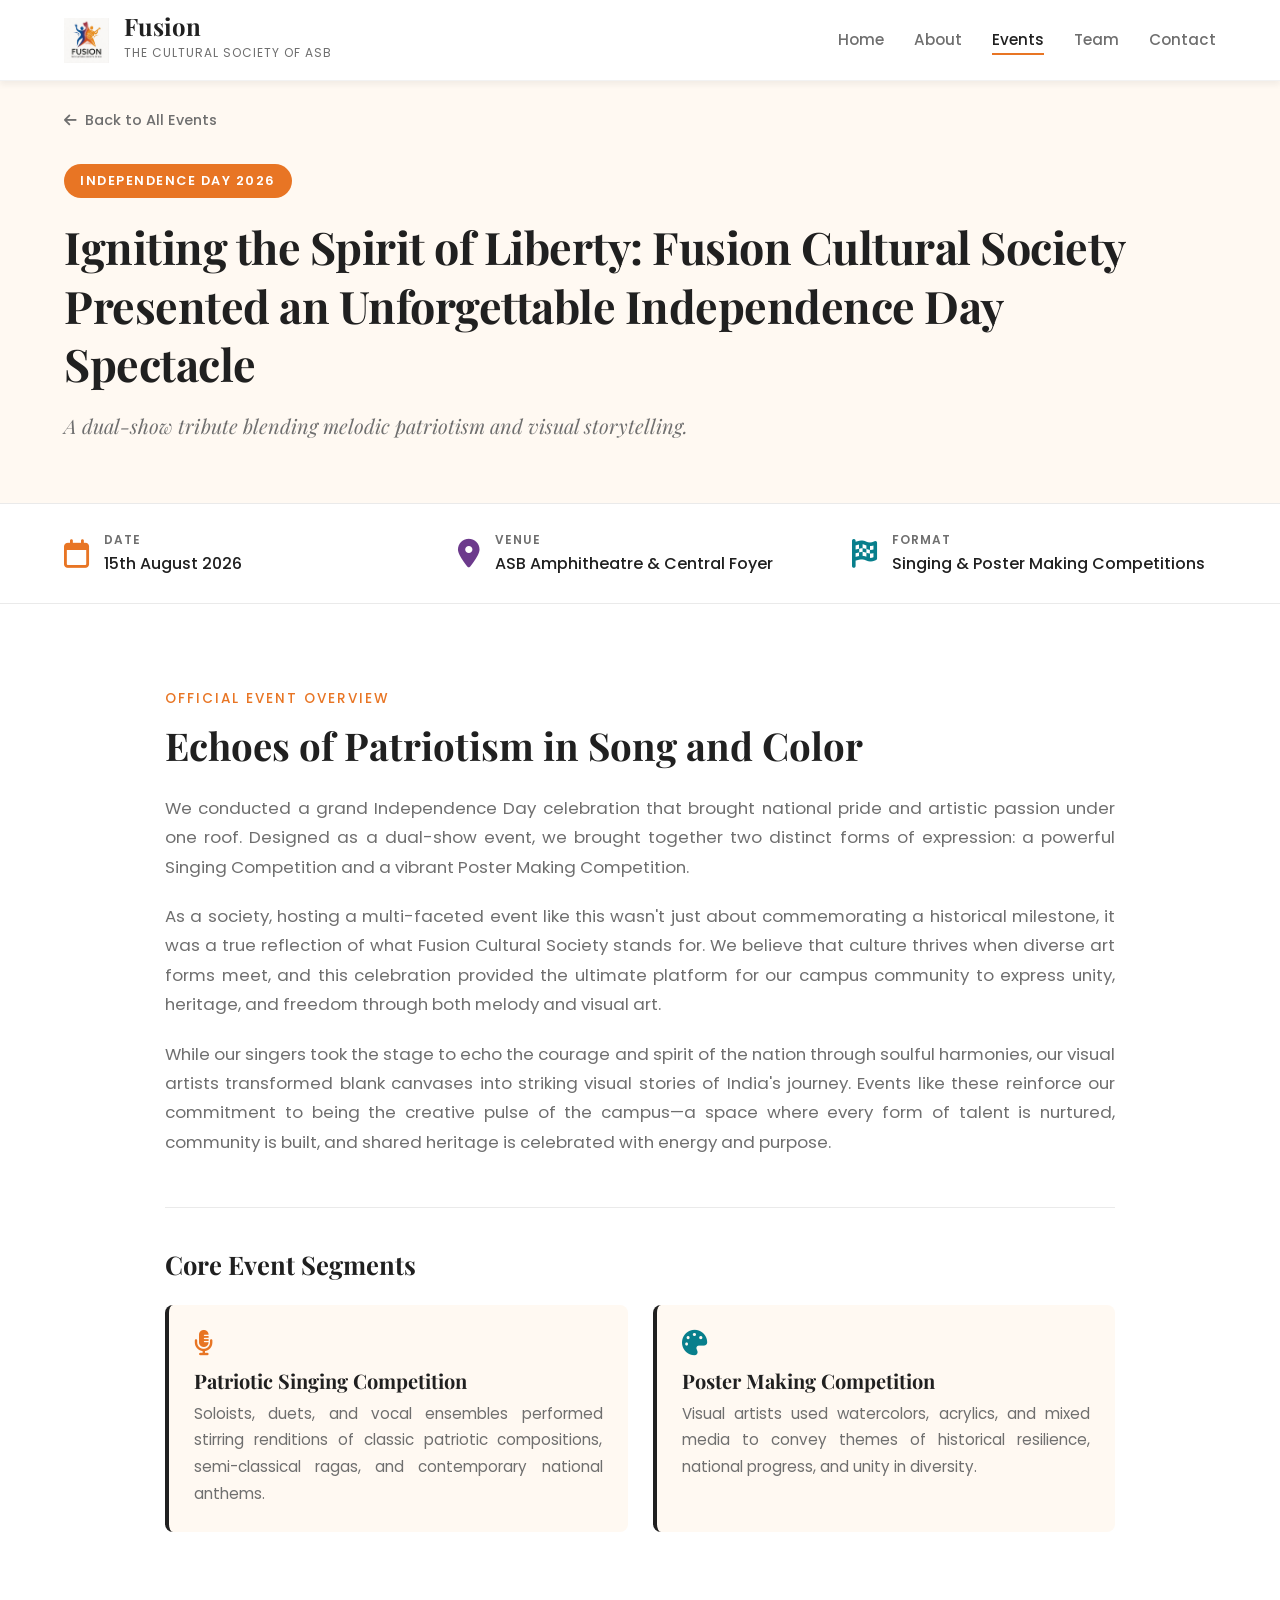
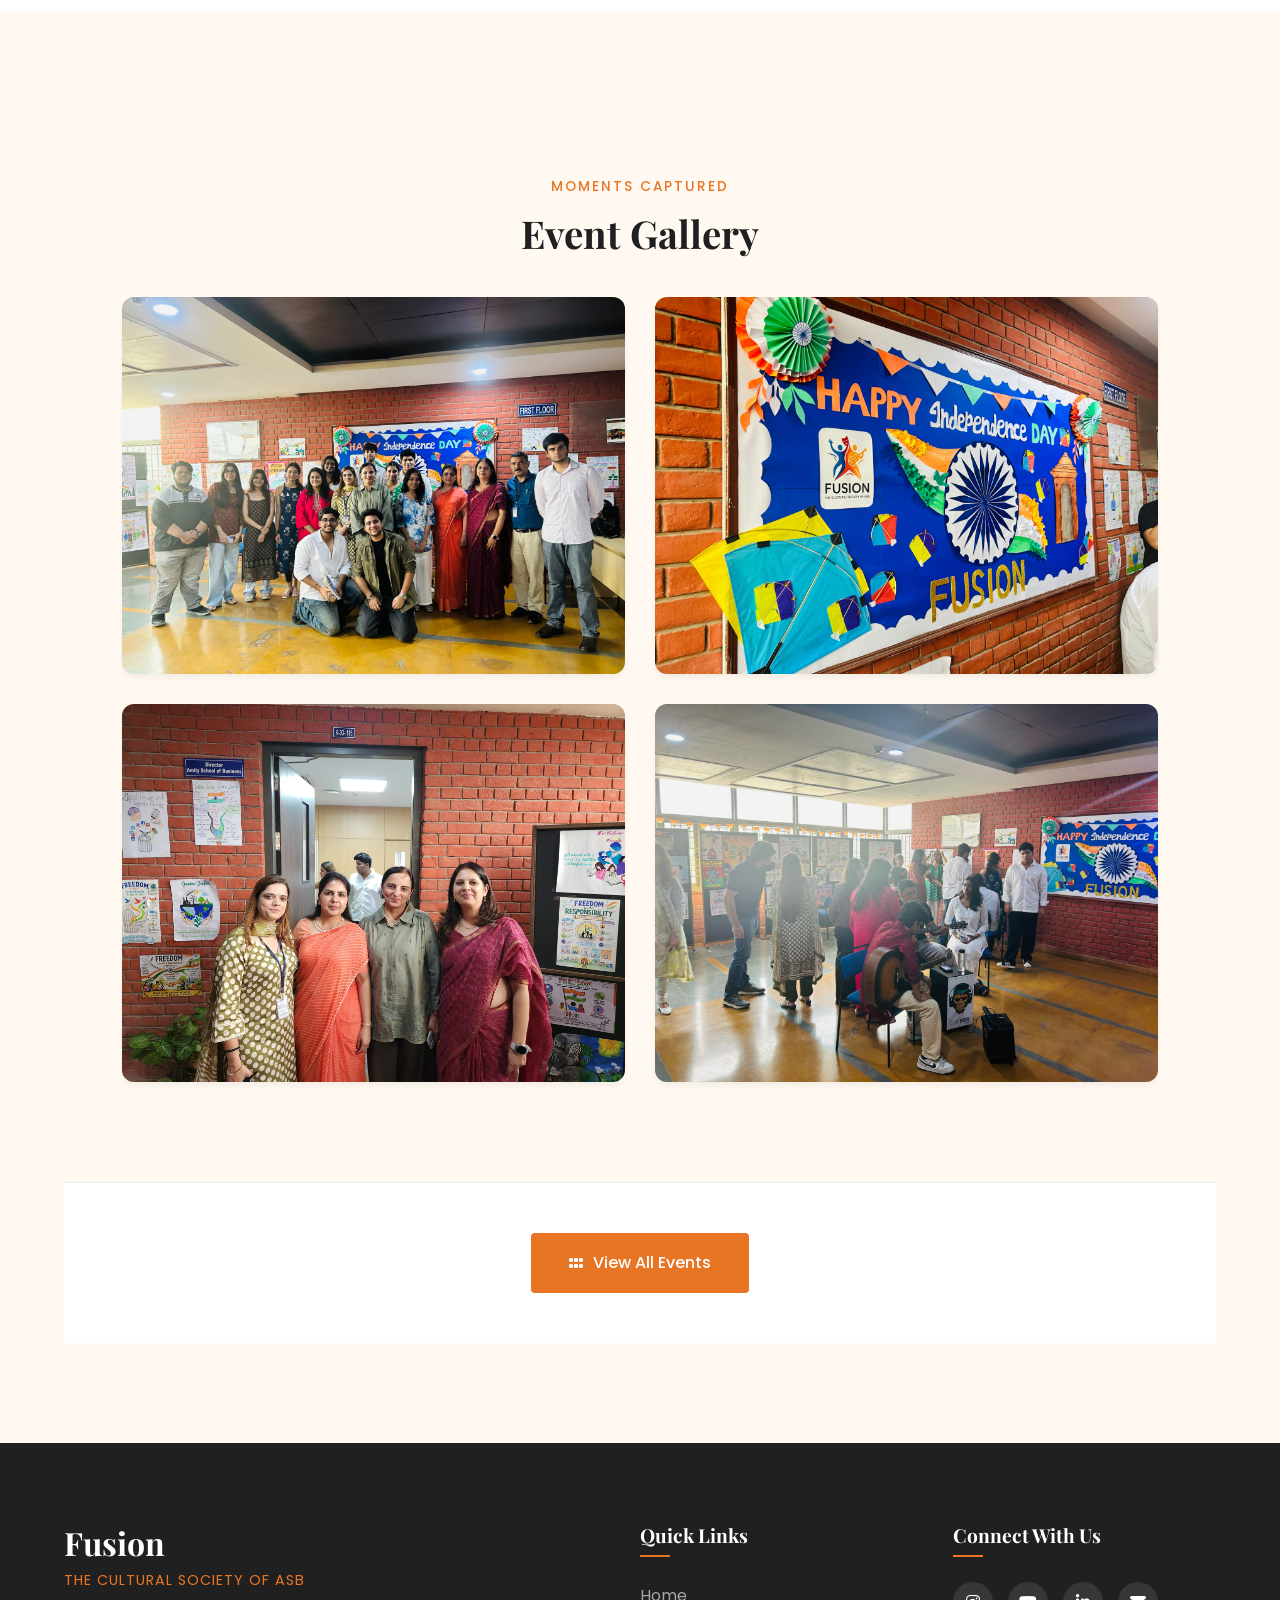
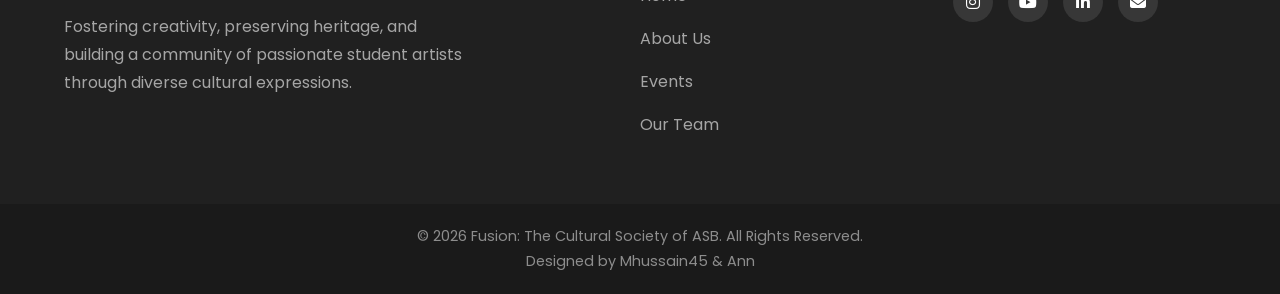
<file: independence26.html>
<!DOCTYPE html>
<html lang="en">
<head>
    <meta charset="UTF-8">
    <meta name="viewport" content="width=device-width, initial-scale=1.0">
    <title>Independence Day 2026</title>
    <link rel="icon" type="image/png" href="Fusion.png">  
    
    <!-- Google Fonts -->
    <link rel="preconnect" href="https://fonts.googleapis.com">
    <link rel="preconnect" href="https://fonts.gstatic.com" crossorigin>
    <link href="https://fonts.googleapis.com/css2?family=Playfair+Display:ital,wght@0,400;0,600;0,700;1,400&family=Poppins:wght@300;400;500;600&display=swap" rel="stylesheet">
    
    <!-- Font Awesome -->
    <link rel="stylesheet" href="https://cdnjs.cloudflare.com/ajax/libs/font-awesome/6.4.0/css/all.min.css">
    
    <!-- Page-Specific CSS -->
    <link rel="stylesheet" href="independence26.css">
</head>
<body>

    <!-- HEADER -->
    <header class="site-header">
        <div class="header-container">
            <a href="index.html" class="brand">
                <img src="Fusion.png" alt="Fusion Logo" class="brand-logo">
                <div class="brand-text">
                    <h1>Fusion</h1>
                    <span>The Cultural Society of ASB</span>
                </div>
            </a>
            
            <!-- CSS-Only Mobile Navigation -->
            <input type="checkbox" id="nav-toggle" class="nav-toggle">
            <label for="nav-toggle" class="nav-toggle-label">
                <span></span>
                <span></span>
                <span></span>
            </label>
            
            <nav class="site-nav">
                <ul class="nav-links">
                    <li><a href="index.html">Home</a></li>
                    <li><a href="about.html">About</a></li>
                    <li><a href="events.html" class="active">Events</a></li>
                    <li><a href="team.html">Team</a></li>
                    <li><a href="contact.html">Contact</a></li>
                </ul>
            </nav>
        </div>
    </header>

    <main>
        <!-- BREADCRUMB -->
        <div class="breadcrumb-container">
            <div class="container">
                <a href="events.html" class="back-link"><i class="fa-solid fa-arrow-left"></i> Back to All Events</a>
            </div>
        </div>

        <!-- EVENT HERO BANNER -->
        <section class="event-hero">
            <div class="container">
                <span class="event-badge bg-saffron">Independence Day 2026</span>
                <h1 class="event-main-title">Igniting the Spirit of Liberty: Fusion Cultural Society Presented an Unforgettable Independence Day Spectacle</h1>
                <p class="event-tagline">A dual-show tribute blending melodic patriotism and visual storytelling.</p>
            </div>
        </section>

        <!-- EVENT METADATA BAR -->
        <section class="metadata-bar">
            <div class="container metadata-grid">
                <div class="meta-item">
                    <i class="fa-regular fa-calendar text-saffron"></i>
                    <div>
                        <span class="meta-title">Date</span>
                        <p class="meta-val">15th August 2026</p>
                    </div>
                </div>
                <div class="meta-item">
                    <i class="fa-solid fa-location-dot text-purple"></i>
                    <div>
                        <span class="meta-title">Venue</span>
                        <p class="meta-val">ASB Amphitheatre & Central Foyer</p>
                    </div>
                </div>
                <div class="meta-item">
                    <i class="fa-solid fa-flag-checkered text-teal"></i>
                    <div>
                        <span class="meta-title">Format</span>
                        <p class="meta-val">Singing & Poster Making Competitions</p>
                    </div>
                </div>
            </div>
        </section>

        <!-- FULL-WIDTH EDITORIAL REPORT -->
        <section class="event-report-section">
            <div class="container report-container">
                <span class="section-label">Official Event Overview</span>
                <h2 class="section-heading">Echoes of Patriotism in Song and Color</h2>
                
                <p class="lead-paragraph">We conducted a grand Independence Day celebration that brought national pride and artistic passion under one roof. Designed as a dual-show event, we brought together two distinct forms of expression: a powerful Singing Competition and a vibrant Poster Making Competition.</p>
                
                <p>As a society, hosting a multi-faceted event like this wasn't just about commemorating a historical milestone, it was a true reflection of what Fusion Cultural Society stands for. We believe that culture thrives when diverse art forms meet, and this celebration provided the ultimate platform for our campus community to express unity, heritage, and freedom through both melody and visual art.</p>
                
                <p>While our singers took the stage to echo the courage and spirit of the nation through soulful harmonies, our visual artists transformed blank canvases into striking visual stories of India's journey. Events like these reinforce our commitment to being the creative pulse of the campus—a space where every form of talent is nurtured, community is built, and shared heritage is celebrated with energy and purpose.</p>

                <!-- DUAL COMPETITION HIGHLIGHTS -->
                <div class="highlights-container">
                    <h3 class="subsection-title">Core Event Segments</h3>
                    <div class="highlights-grid">
                        <div class="highlight-card">
                            <i class="fa-solid fa-microphone-lines text-saffron"></i>
                            <h4>Patriotic Singing Competition</h4>
                            <p>Soloists, duets, and vocal ensembles performed stirring renditions of classic patriotic compositions, semi-classical ragas, and contemporary national anthems.</p>
                        </div>
                        <div class="highlight-card">
                            <i class="fa-solid fa-palette text-teal"></i>
                            <h4>Poster Making Competition</h4>
                            <p>Visual artists used watercolors, acrylics, and mixed media to convey themes of historical resilience, national progress, and unity in diversity.</p>
                        </div>
                    </div>
                </div>
            </div>
        </section>

        <!-- MEDIA GALLERY SECTION -->
        <section class="media-gallery-section bg-cream">
            <div class="container">
<!-- PHOTO GALLERY (NO CAPTIONS) -->
        <section class="media-gallery-section bg-cream">
            <div class="container">
                <div class="section-header text-center">
                    <span class="section-label">Moments Captured</span>
                    <h2 class="section-heading">Event Gallery</h2>
                </div>

                <!-- Pure Image Grid -->
                <div class="photos-grid">
                    <div class="photo-card">
                        <img src="Independence26-1.jpeg" alt="Singing Competition">
                    </div>

                    <div class="photo-card">
                        <img src="Independence26-6.jpeg">
                    </div>

                    <div class="photo-card">
                        <img src="Independence26-8.jpeg">
                    </div>

                    <div class="photo-card">
                        <img src="Independence26-7.jpeg">
                    </div>

                </div>
            </div>
        </section> 

        <!-- BOTTOM NAVIGATION -->
        <section class="more-events-nav">
            <div class="container text-center">
                <a href="events.html" class="btn btn-primary nav-all-btn">
                    <i class="fa-solid fa-grip"></i> View All Events
                </a>
            </div>
        </section>
    </main>

    <!-- FOOTER -->
    <footer class="site-footer">
        <div class="container footer-content">
            <div class="footer-brand">
                <h3>Fusion</h3>
                <p class="footer-subtitle">The Cultural Society of ASB</p>
                <p class="footer-desc">Fostering creativity, preserving heritage, and building a community of passionate student artists through diverse cultural expressions.</p>
            </div>
            
            <div class="footer-links">
                <h4>Quick Links</h4>
                <ul>
                    <li><a href="index.html">Home</a></li>
                    <li><a href="about.html">About Us</a></li>
                    <li><a href="events.html">Events</a></li>
                    <li><a href="team.html">Our Team</a></li>
                </ul>
            </div>

            <div class="footer-social">
                <h4>Connect With Us</h4>
                <div class="social-icons">
                    <a href="https://www.instagram.com/fusion_asb/" aria-label="Instagram"><i class="fa-brands fa-instagram"></i></a>
                    <a href="https://www.youtube.com/@fusionasb" aria-label="YouTube"><i class="fa-brands fa-youtube"></i></a>
                    <a href="https://www.linkedin.com/company/fusion-asb/ " aria-label="LinkedIn"><i class="fa-brands fa-linkedin-in"></i></a>
                    <a href="mailto:teamfusion.asb@gmail.com" aria-label="Email"><i class="fa-solid fa-envelope"></i></a>
                </div>
            </div>
        </div>
        <div class="footer-bottom">
            <div class="container">
                <p>&copy; 2026 Fusion: The Cultural Society of ASB. All Rights Reserved.</p>
            <a href="https://www.instagram.com/mhussain.45/" target="_blank" class="designer">Designed by Mhussain45 </a>
            <a href="https://www.instagram.com/ann_susan_johnson?stkn=ajNiOGd2bDl2Zmdo/" target="_blank" class="designer"> & Ann</a>
            </div>
        </div>
    </footer>

</body>
</html>
</file>
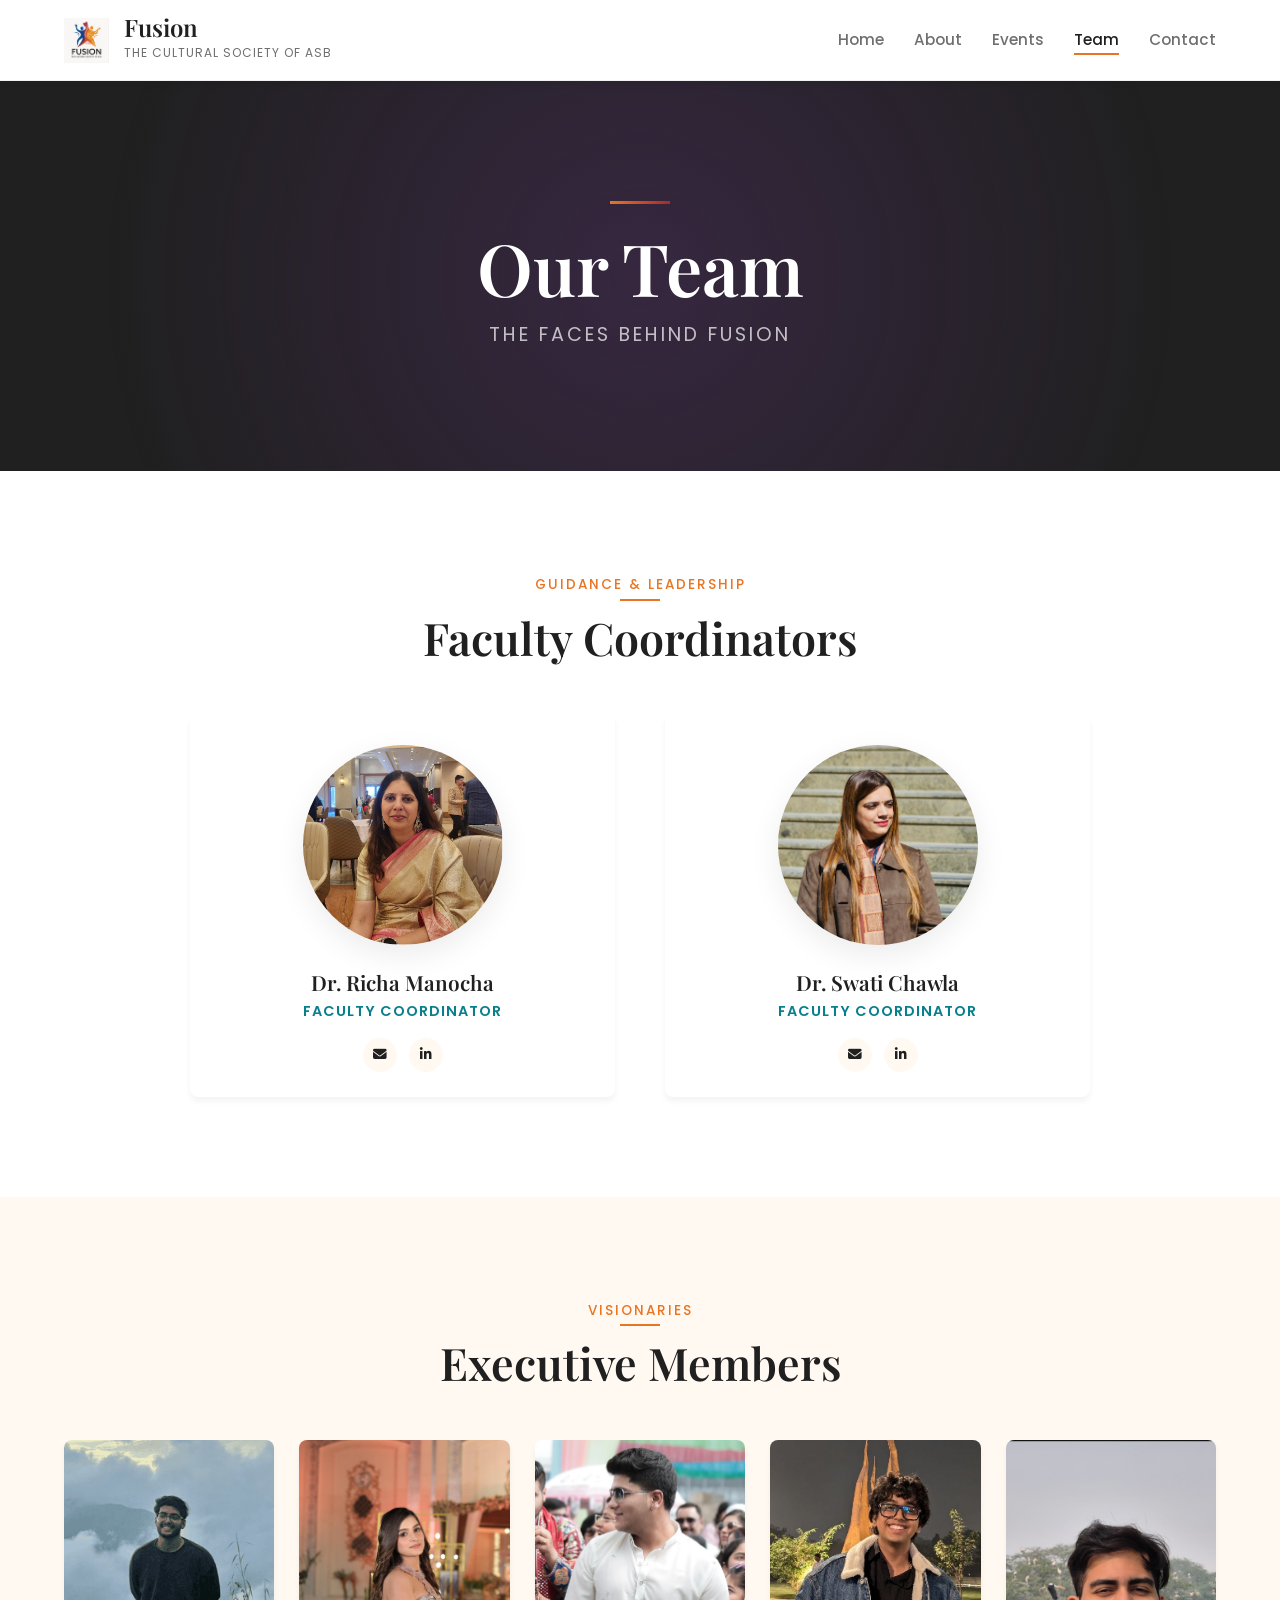
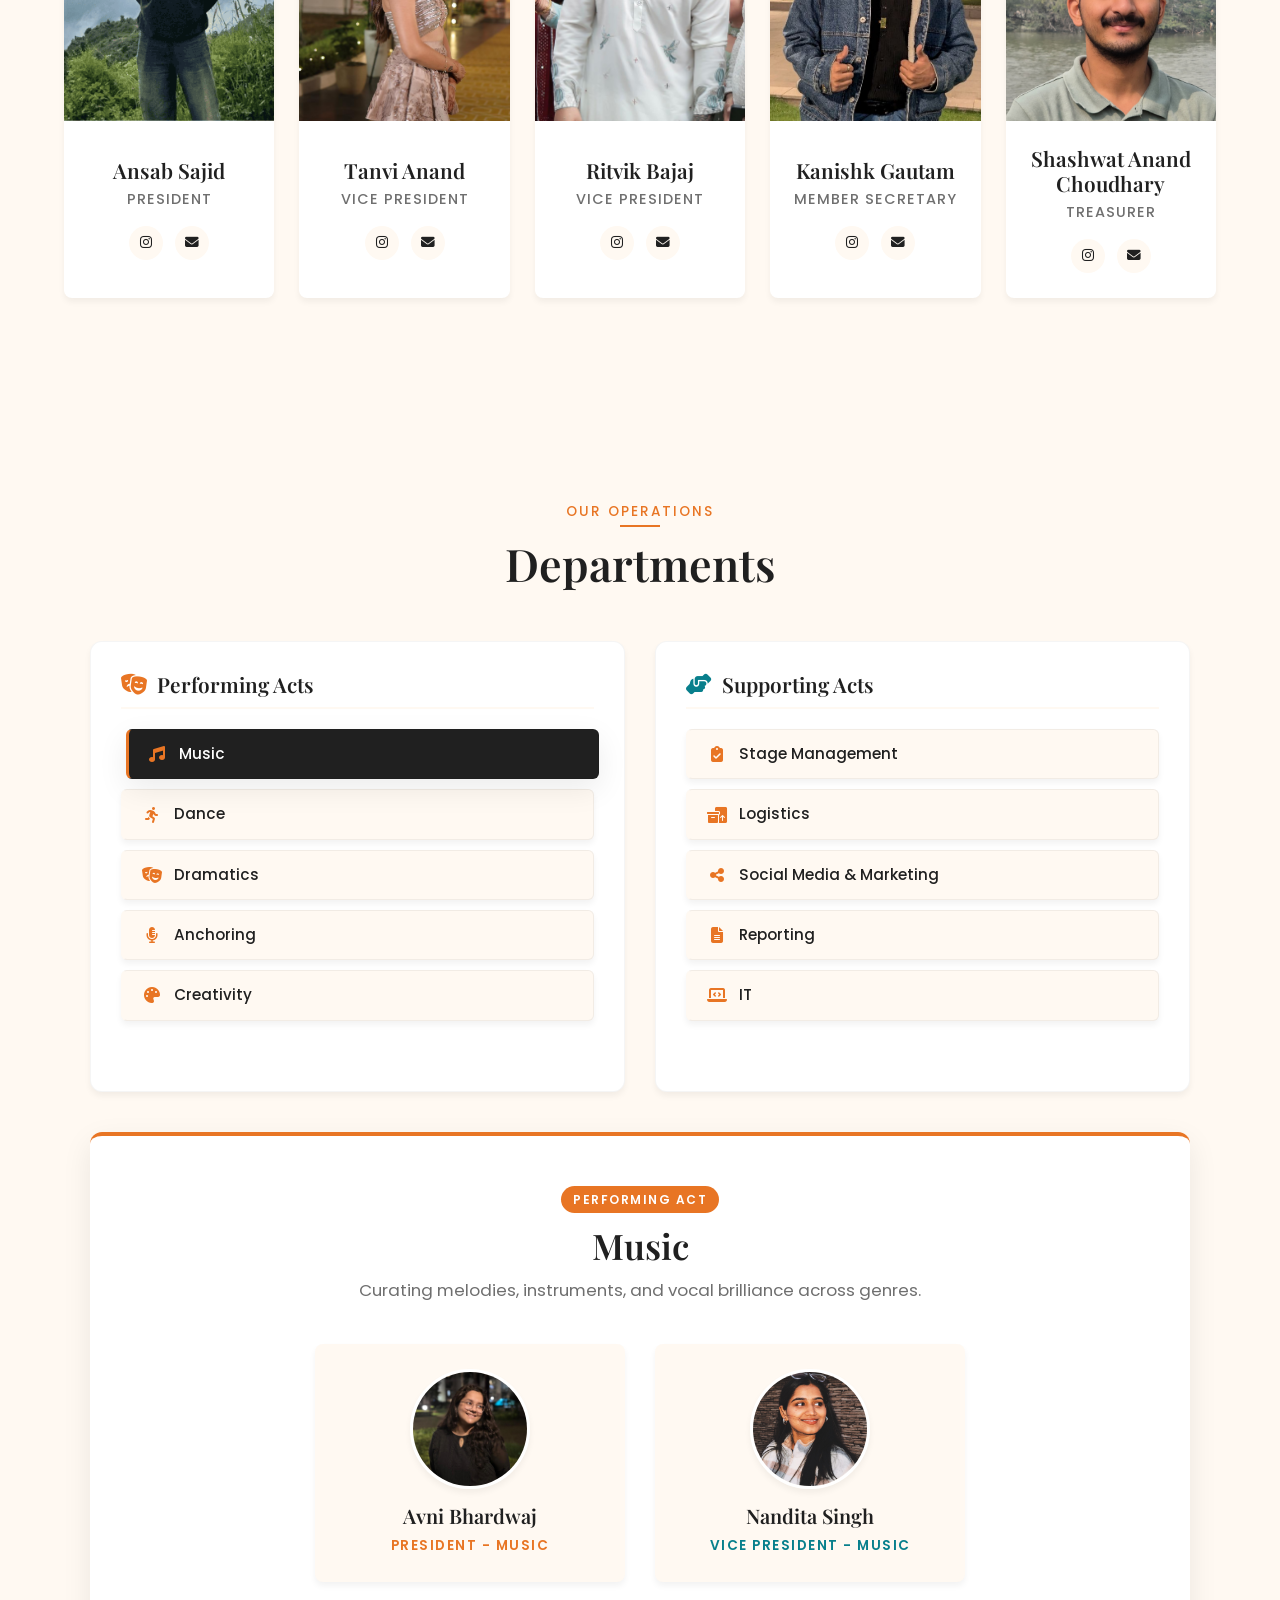
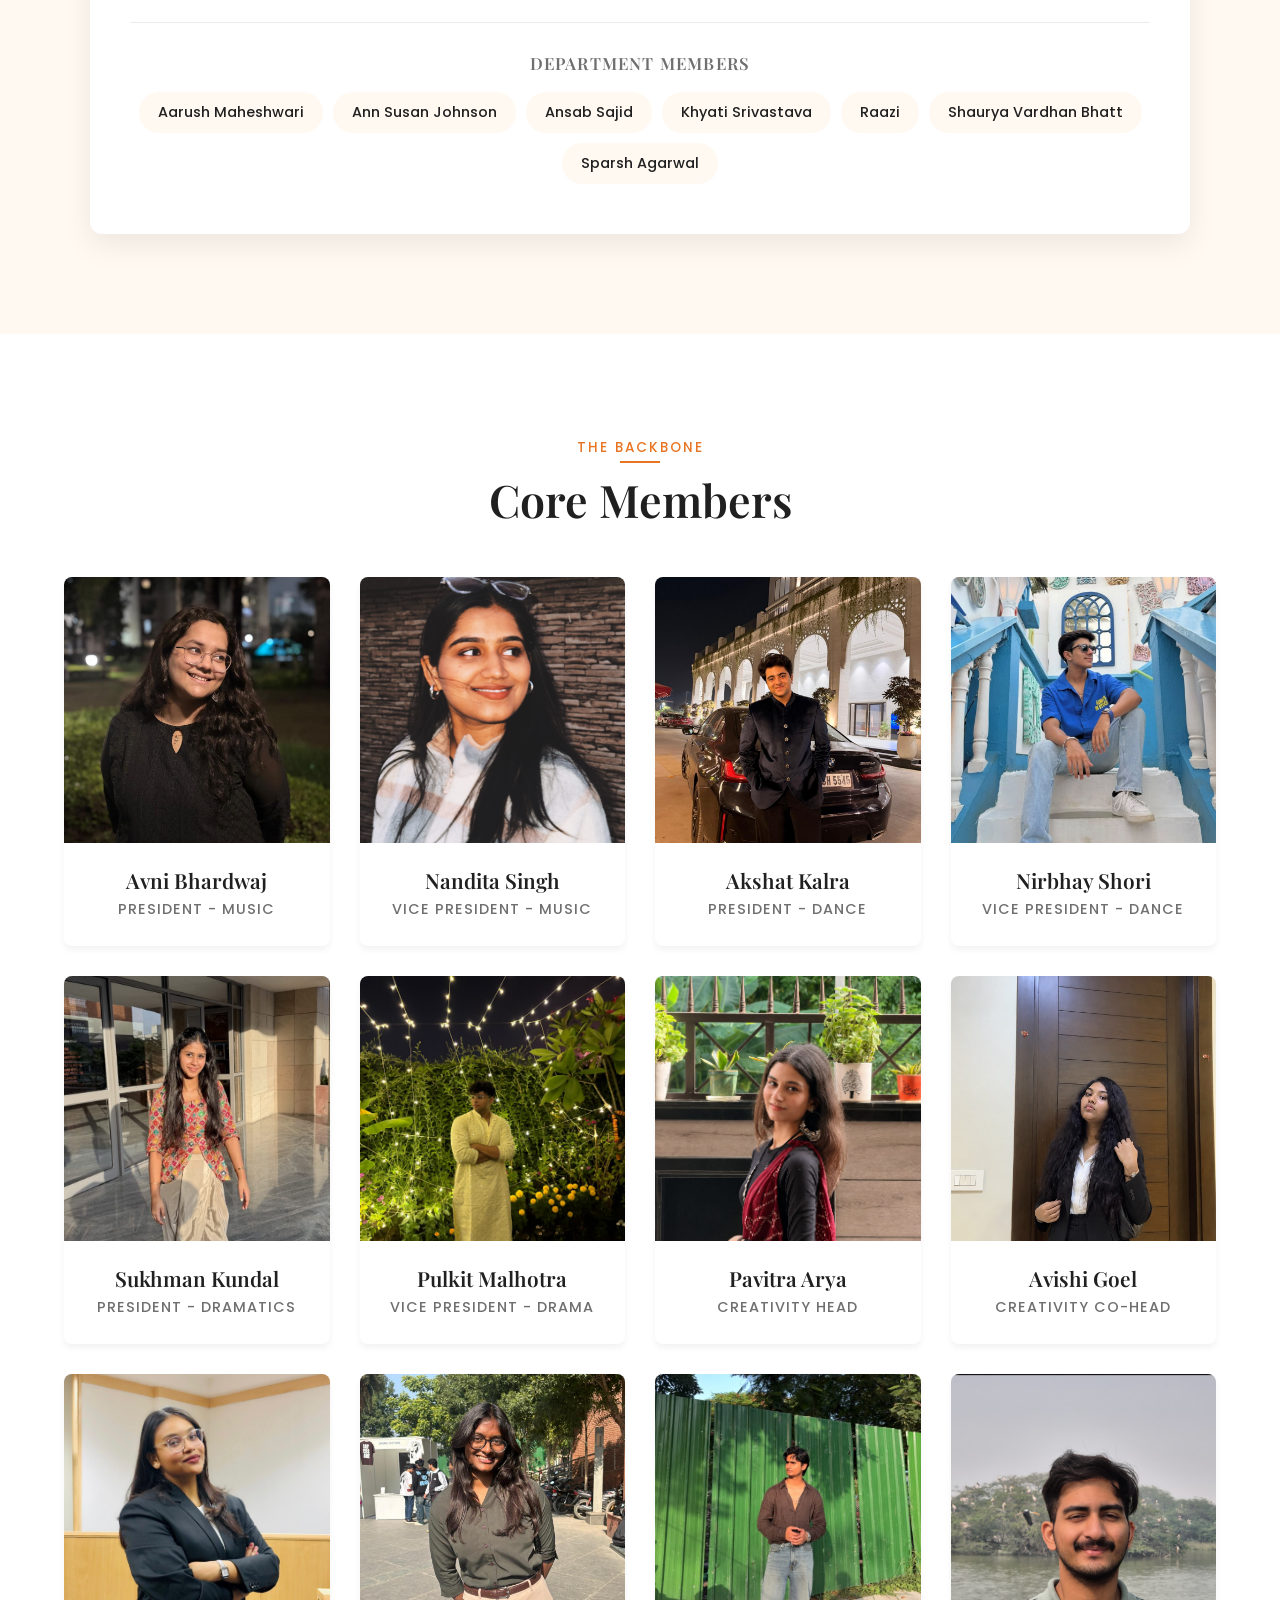
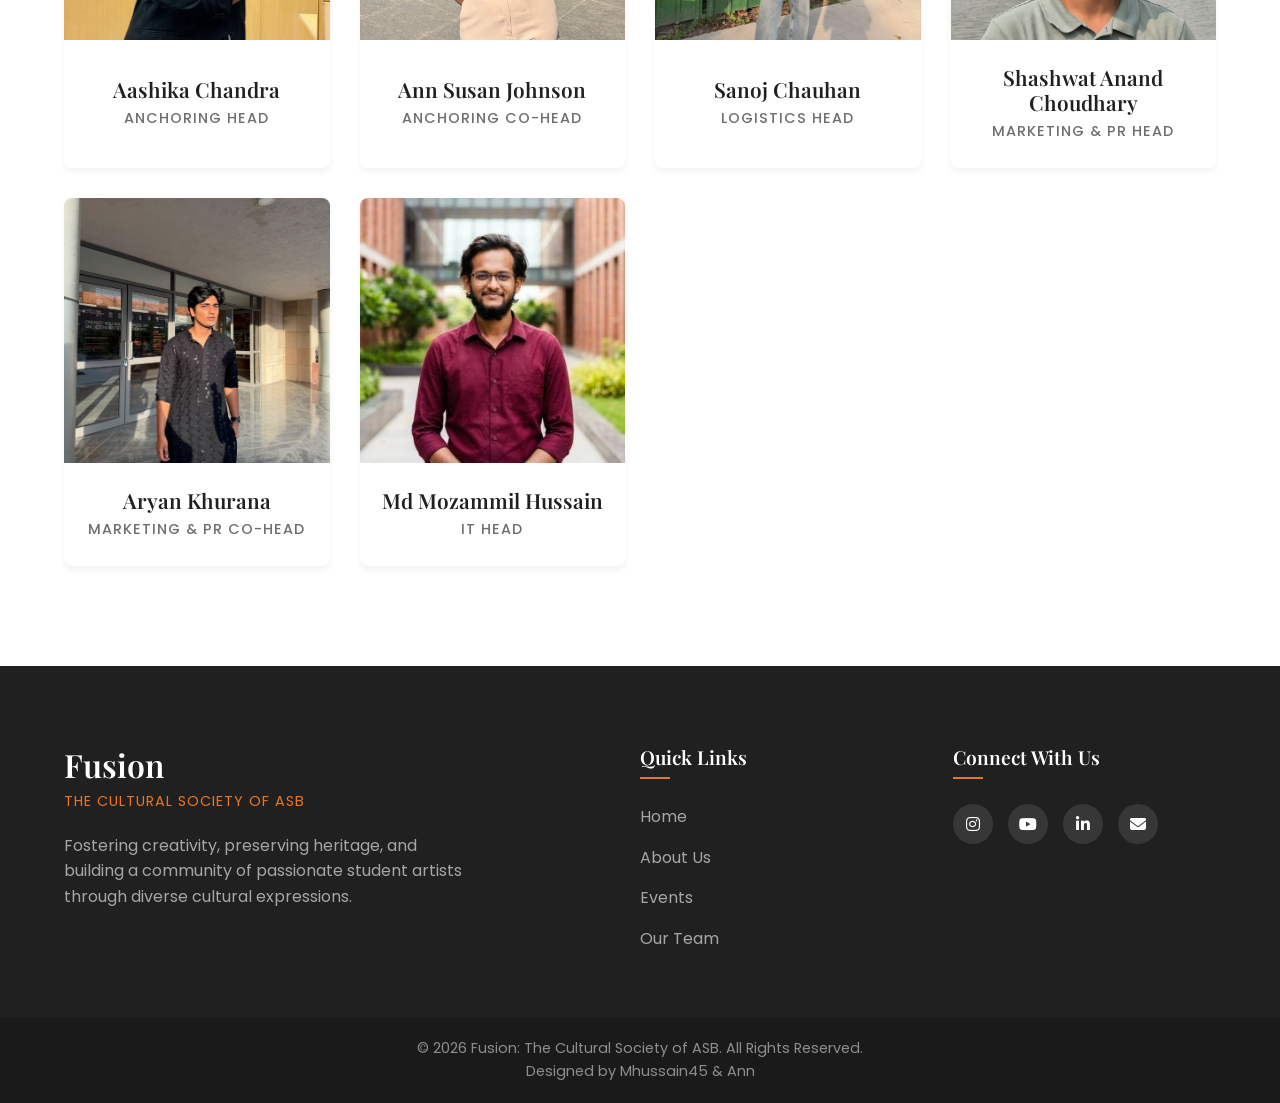
<file: team.html>
<!DOCTYPE html>
<html lang="en">
<head>
    <meta charset="UTF-8">
    <meta name="viewport" content="width=device-width, initial-scale=1.0">
    <title>Our Team</title>
    <link rel="icon" type="image/png" href="Fusion.png">    
    <!-- Google Fonts -->
    <link rel="preconnect" href="https://fonts.googleapis.com">
    <link rel="preconnect" href="https://fonts.gstatic.com" crossorigin>
    <link href="https://fonts.googleapis.com/css2?family=Playfair+Display:ital,wght@0,400;0,600;0,700;1,400&family=Poppins:wght@300;400;500;600&display=swap" rel="stylesheet">
    
    <!-- Font Awesome -->
    <link rel="stylesheet" href="https://cdnjs.cloudflare.com/ajax/libs/font-awesome/6.4.0/css/all.min.css">
    
    <!-- Page Specific CSS -->
    <link rel="stylesheet" href="team.css">
</head>
<body>

    <!-- HEADER -->
    <header class="site-header">
        <div class="header-container">
            <a href="index.html" class="brand">
                <img src="Fusion.png" alt="Fusion Logo" class="brand-logo" onerror="this.style.display='none'">
                
                <div class="brand-text">
                    <h1>Fusion</h1>
                        <span>The Cultural Society of ASB</span>
                    </div>
                </a>        
            
            <!-- CSS-Only Mobile Navigation -->
            <input type="checkbox" id="nav-toggle" class="nav-toggle">
            <label for="nav-toggle" class="nav-toggle-label">
                <span></span>
                <span></span>
                <span></span>
            </label>
            
            <nav class="site-nav">
                <ul class="nav-links">
                    <li><a href="index.html">Home</a></li>
                    <li><a href="about.html">About</a></li>
                    <li><a href="events.html">Events</a></li>
                    <li><a href="team.html" class="active">Team</a></li>
                    <li><a href="contact.html">Contact</a></li>
                </ul>
            </nav>
        </div>
    </header>

    <main>
        <!-- PAGE HERO -->
        <section class="page-hero">
            <div class="hero-overlay bg-purple-gradient"></div>
            <div class="container page-hero-content fade-up-1">
                <div class="cultural-accent-line mx-auto"></div>
                <h1 class="page-title">Our Team</h1>
                <p class="page-subtitle">The Faces Behind Fusion</p>
            </div>
        </section>

        <!-- SECTION 1: FACULTY COORDINATORS -->
        <section class="team-section">
            <div class="container">
                <div class="section-header text-center fade-up-2">
                    <span class="section-label">Guidance & Leadership</span>
                    <h2 class="section-heading">Faculty Coordinators</h2>
                </div>
                
                <div class="faculty-grid">
                    <!-- Faculty 1 -->
                    <div class="profile-card stagger-1">
                        <div class="profile-image">
                            <img src="Richa.svg" alt="Dr. Richa Manocha">
                        </div>
                        <div class="profile-info">
                            <h3>Dr. Richa Manocha</h3>
                            <span class="designation faculty-label">Faculty Coordinator</span>
                            <div class="card-socials">
                                <a href="mailto:rmanocha@amity.edu" aria-label="Email"><i class="fa-solid fa-envelope"></i></a>
                                <a href="https://www.linkedin.com/in/dr-richa-manocha-51608a6b" target="_blank" aria-label="LinkedIn"><i class="fa-brands fa-linkedin-in"></i></a>
                            </div>
                            <div class="card-accent-line bg-saffron"></div>
                        </div>
                    </div>

                    <!-- Faculty 2 -->
                    <div class="profile-card stagger-2">
                        <div class="profile-image">
                            <img src="Swati.jpeg" alt="Dr. Swati Chawla">
                        </div>
                        <div class="profile-info">
                            <h3>Dr. Swati Chawla</h3>
                            <span class="designation faculty-label">Faculty Coordinator</span>
                            <div class="card-socials">
                                <a href="mailto:schawla3@amity.edu" aria-label="Email"><i class="fa-solid fa-envelope"></i></a>
                                <a href="https://www.linkedin.com/in/swati-chawla86" target="_blank" aria-label="LinkedIn"><i class="fa-brands fa-linkedin-in"></i></a>
                            </div>
                            <div class="card-accent-line bg-saffron"></div>
                        </div>
                    </div>
                </div>
            </div>
        </section>

        <!-- SECTION 2: EXECUTIVE MEMBERS -->
        <section class="team-section bg-cream">
            <div class="container">
                <div class="section-header text-center">
                    <span class="section-label">Visionaries</span>
                    <h2 class="section-heading">Executive Members</h2>
                </div>
                    <div class="executive-grid">
                    <div class="profile-card">
                        <div class="profile-image">
                            <img src="Ansab.png" alt="President">
                        </div>
                        <div class="profile-info">
                            <h3>Ansab Sajid</h3>
                            <span class="designation">President</span>
                            <div class="card-socials">
                                <a href="https://www.instagram.com/__.ansab.__/" target="_blank" aria-label="Instagram"><i class="fa-brands fa-instagram"></i></a>
                                <a href="mailto:ansab.sajid@s.amity.edu" aria-label="Email"><i class="fa-solid fa-envelope"></i></a>
                                <!-- <a href="#" target="_blank" aria-label="LinkedIn"><i class="fa-brands fa-linkedin-in"></i></a> -->
                            </div>
                            <div class="card-accent-line bg-saffron"></div>
                        </div>
                    </div>
                    <div class="profile-card">
                        <div class="profile-image">
                            <img src="Tanvi.jpeg" alt="Vice President">
                        </div>
                        <div class="profile-info">
                            <h3>Tanvi Anand</h3>
                            <span class="designation">Vice President</span>
                            <div class="card-socials">
                                <a href="https://www.instagram.com/_tanvianand.__/" target="_blank" aria-label="Instagram"><i class="fa-brands fa-instagram"></i></a>
                                <a href="mailto:tanvi.anand1@s.amity.edu" aria-label="Email"><i class="fa-solid fa-envelope"></i></a>
                                <!-- <a href="#" target="_blank" aria-label="LinkedIn"><i class="fa-brands fa-linkedin-in"></i></a> -->
                            </div>
                            <div class="card-accent-line bg-gold"></div>
                        </div>
                    </div>


                    <div class="profile-card">
                        <div class="profile-image">
                            <img src="Ritvik.jpeg" alt="Vice President">
                        </div>
                        <div class="profile-info">
                            <h3>Ritvik Bajaj</h3>
                            <span class="designation">Vice President</span>
                            <div class="card-socials">
                                <a href="https://www.instagram.com/_ritvikbajaj_/" target="_blank" aria-label="Instagram"><i class="fa-brands fa-instagram"></i></a>
                                <a href="mailto:ritvik.bajaj@s.amity.edu" aria-label="Email"><i class="fa-solid fa-envelope"></i></a>
                                <!-- <a href="#" target="_blank" aria-label="LinkedIn"><i class="fa-brands fa-linkedin-in"></i></a> -->
                            </div>
                            <div class="card-accent-line bg-teal"></div>
                        </div>
                    </div>

                    <div class="profile-card">
                        <div class="profile-image">
                            <img src="Kanishk.jpg" alt="Member Secretary">
                        </div>
                        <div class="profile-info">
                            <h3>Kanishk Gautam</h3>
                            <span class="designation">Member Secretary</span>
                            <div class="card-socials">
                                <a href="https://www.instagram.com/kri.oooo/" target="_blank" aria-label="Instagram"><i class="fa-brands fa-instagram"></i></a>
                                <a href="mailto:kanishk.gautam@s.amity.edu" aria-label="Email"><i class="fa-solid fa-envelope"></i></a>
                                <!-- <a href="#" target="_blank" aria-label="LinkedIn"><i class="fa-brands fa-linkedin-in"></i></a> -->
                            </div>
                            <div class="card-accent-line bg-purple"></div>
                        </div>
                    </div>


                    <div class="profile-card">
                        <div class="profile-image">
                            <img src="Shashwat.jpeg" alt="Treasurer">
                        </div>
                        <div class="profile-info">
                            <h3>Shashwat Anand Choudhary</h3>
                            <span class="designation">Treasurer</span>
                            <div class="card-socials">
                                <a href="https://www.instagram.com/__sac.ind__/" target="_blank" aria-label="Instagram"><i class="fa-brands fa-instagram"></i></a>
                                <a href="mailto:shashwat.choudhary@s.amity.edu" aria-label="Email"><i class="fa-solid fa-envelope"></i></a>
                                <!-- <a href="https://www.linkedin.com/in/shashwat-anand-choudhary" target="_blank" aria-label="LinkedIn"><i class="fa-brands fa-linkedin-in"></i></a> -->
                            </div>
                            <div class="card-accent-line bg-red"></div>
                        </div>
                    </div>
                </div>
            </div>
        </section>

<!-- SECTION 4: DEPARTMENTS (Two Blocks: Performing & Supporting) -->
        <section class="team-section bg-cream" id="departments-section">
            <div class="container">
                <div class="section-header text-center">
                    <span class="section-label">Our Operations</span>
                    <h2 class="section-heading">Departments</h2>
                </div>

                <div class="dept-tabs-wrapper">
                    <!-- Radio Controllers for CSS-Only State -->
                    <input type="radio" name="dept-tab" id="tab-music" class="dept-radio" checked>
                    <input type="radio" name="dept-tab" id="tab-dance" class="dept-radio">
                    <input type="radio" name="dept-tab" id="tab-drama" class="dept-radio">
                    <input type="radio" name="dept-tab" id="tab-anchoring" class="dept-radio">
                    <input type="radio" name="dept-tab" id="tab-creativity" class="dept-radio">

                    <input type="radio" name="dept-tab" id="tab-stage" class="dept-radio">
                    <input type="radio" name="dept-tab" id="tab-logistics" class="dept-radio">
                    <input type="radio" name="dept-tab" id="tab-social" class="dept-radio">
                    <input type="radio" name="dept-tab" id="tab-report" class="dept-radio">
                    <input type="radio" name="dept-tab" id="tab-it" class="dept-radio">

                    <!-- Two Distinct Nav Blocks -->
                    <div class="dept-blocks-container">
                        
                        <!-- Block 1: Performing Acts -->
                        <div class="dept-group-card">
                            <h3 class="dept-group-title"><i class="fa-solid fa-masks-theater text-saffron"></i> Performing Acts</h3>
                            <div class="dept-nav-pills">
                                <label for="tab-music" class="dept-pill"><i class="fa-solid fa-music"></i> Music</label>
                                <label for="tab-dance" class="dept-pill"><i class="fa-solid fa-person-running"></i> Dance</label>
                                <label for="tab-drama" class="dept-pill"><i class="fa-solid fa-theater-masks"></i> Dramatics</label>
                                <label for="tab-anchoring" class="dept-pill"><i class="fa-solid fa-microphone-lines"></i> Anchoring</label>
                                <label for="tab-creativity" class="dept-pill"><i class="fa-solid fa-palette"></i> Creativity</label>
                            </div>
                        </div>

                        <!-- Block 2: Supporting Acts -->
                        <div class="dept-group-card">
                            <h3 class="dept-group-title"><i class="fa-solid fa-handshake-angle text-teal"></i> Supporting Acts</h3>
                            <div class="dept-nav-pills">
                                <label for="tab-stage" class="dept-pill"><i class="fa-solid fa-clipboard-check"></i> Stage Management</label>
                                <label for="tab-logistics" class="dept-pill"><i class="fa-solid fa-boxes-packing"></i> Logistics</label>
                                <label for="tab-social" class="dept-pill"><i class="fa-solid fa-share-nodes"></i> Social Media & Marketing</label>
                                <label for="tab-report" class="dept-pill"><i class="fa-solid fa-file-lines"></i> Reporting</label>
                                <label for="tab-it" class="dept-pill"><i class="fa-solid fa-laptop-code"></i> IT</label>
                            </div>
                        </div>
                    </div>
                    <!-- Department Content Panels -->

                    <div class="dept-panels">
                        <div class="dept-panel panel-music">
                            <div class="dept-panel-header text-center">
                                <span class="dept-category-tag bg-saffron">Performing Act</span>
                                <h3>Music</h3>
                                <p>Curating melodies, instruments, and vocal brilliance across genres.</p>
                            </div>
                            <div class="leadership-grid">
                                <div class="leader-card">
                                    <div class="leader-img-wrapper">
                                        <img src="Avni.jpeg" alt="Avni Bhardwaj">
                                    </div>
                                    <div class="leader-info">
                                        <h4>Avni Bhardwaj</h4>
                                        <span class="leader-role text-saffron">President - Music</span>
                                    </div>
                                </div>
                                <div class="leader-card">
                                    <div class="leader-img-wrapper">
                                        <img src="Nandita.jpeg" alt="Nandita Singh">
                                    </div>
                                    <div class="leader-info">
                                        <h4>Nandita Singh</h4>
                                        <span class="leader-role text-teal">Vice President - Music</span>
                                    </div>
                                </div>
                            </div>
                            <div class="normal-members-block">
                                <h5>Department Members</h5>
                                <div class="member-pill-list">
                                    <span class="member-pill">Aarush Maheshwari</span>
                                    <span class="member-pill">Ann Susan Johnson</span>
                                    <span class="member-pill">Ansab Sajid</span>
                                    <span class="member-pill">Khyati Srivastava</span>
                                    <span class="member-pill">Raazi</span>
                                    <span class="member-pill">Shaurya Vardhan Bhatt</span>
                                    <span class="member-pill">Sparsh Agarwal</span>
                                </div>
                            </div>
                        </div>
                        <!-- 2. DANCE -->
                        <div class="dept-panel panel-dance">
                            <div class="dept-panel-header text-center">
                                <span class="dept-category-tag bg-saffron">Performing Act</span>
                                <h3>Dance</h3>
                                <p>Bridging classical mudras with contemporary choreography and street rhythm.</p>
                            </div>
                            <div class="leadership-grid">
                                <div class="leader-card">
                                    <div class="leader-img-wrapper">
                                        <img src="Akshat.jpeg" alt="Akshat Kalra">
                                    </div>
                                    <div class="leader-info">
                                        <h4>Akshat Kalra</h4>
                                        <span class="leader-role text-saffron">President - Dance</span>
                                    </div>
                                </div>
                                <div class="leader-card">
                                    <div class="leader-img-wrapper">
                                        <img src="Nirbhay.jpeg" alt="Nirbhay Shori">
                                    </div>
                                    <div class="leader-info">
                                        <h4>Nirbhay Shori</h4>
                                        <span class="leader-role text-teal">Vice President - Dance</span>
                                    </div>
                                </div>
                            </div>
                            <div class="normal-members-block">
                                <h5>Department Members</h5>
                                <div class="member-pill-list">
                                    <span class="member-pill">Aayishma Dwivedi</span>
                                    <span class="member-pill">Ahana Majumdar</span>
                                    <span class="member-pill">Anant Jindal</span>
                                    <span class="member-pill">Prayansh Maurya</span>
                                    <span class="member-pill">Shubham Gupta</span>
                                    
                                </div>
                            </div>
                        </div>
                        <!-- 3. DRAMATICS -->
                        <div class="dept-panel panel-drama">
                            <div class="dept-panel-header text-center">
                                <span class="dept-category-tag bg-saffron">Performing Act</span>
                                <h3>Dramatics</h3>
                                <p>Bringing stories to life through theater, street plays (Nukkad Natak), and mime.</p>
                            </div>
                            <div class="leadership-grid">
                                <div class="leader-card">
                                    <div class="leader-img-wrapper">
                                        <img src="Sukhman.jpeg" alt="Sukhman Kundal">
                                    </div>
                                    <div class="leader-info">
                                        <h4>Sukhman Kundal</h4>
                                        <span class="leader-role text-saffron">President - Dramatics</span>
                                    </div>
                                </div>
                                <div class="leader-card">
                                    <div class="leader-img-wrapper">
                                        <img src="Pulkit.jpeg" alt="Pulkit Malhotra">
                                    </div>
                                    <div class="leader-info">
                                        <h4>Pulkit Malhotra</h4>
                                        <span class="leader-role text-teal">Vice President - Dramatics</span>
                                    </div>
                                </div>
                            </div>
                            <div class="normal-members-block">
                                <h5>Department Members</h5>
                                <div class="member-pill-list">
                                    <span class="member-pill">Aryan Khurana</span>
                                    <span class="member-pill">Chandraryan Bhandari</span>
                                    <span class="member-pill">Daksh Yadav</span>
                                    <span class="member-pill">Hansika Gahlot</span>
                                    <span class="member-pill">Kabir</span>
                                    <span class="member-pill">Kavya Aggarwal</span>
                                    <span class="member-pill">Rishit</span>
                                    <span class="member-pill">Shifayat</span>
                                    <span class="member-pill">Yashwardhan</span>
                                </div>
                            </div>
                        </div>

                        <!-- 4. ANCHORING & Stage Management -->
                        <div class="dept-panel panel-anchoring">
                            <div class="dept-panel-header text-center">
                                <span class="dept-category-tag bg-saffron">Performing Act</span>
                                <h3>Anchoring & Stage Management</h3>
                                <p>Guiding the event flow, commanding stage presence, and coordinating live on-stage timings.</p>
                            </div>
                            <div class="leadership-grid">
                                <div class="leader-card">
                                    <div class="leader-img-wrapper">
                                        <img src="Ashika.jpeg" alt="Aashika Chandra">
                                    </div>
                                    <div class="leader-info">
                                        <h4>Aashika Chandra</h4>
                                        <span class="leader-role text-saffron">Head</span>
                                    </div>
                                </div>
                                <div class="leader-card">
                                    <div class="leader-img-wrapper">
                                        <img src="Ann.jpeg" alt="Ann Susan Johnson">
                                    </div>
                                    <div class="leader-info">
                                        <h4>Ann Susan Johnson</h4>
                                        <span class="leader-role text-teal">Co-Head</span>
                                    </div>
                                </div>
                            </div>
                            <div class="normal-members-block">
                                <h5>Department Members</h5>
                                <div class="member-pill-list">
                                    <span class="member-pill">Aditi Bansal</span>
                                    <span class="member-pill">Siddhant</span>
                                </div>
                            </div>
                        </div>
<!-- 5. STAGE MANAGEMENT -->
                        <div class="dept-panel panel-stage">
                            <div class="dept-panel-header text-center">
                                <span class="dept-category-tag bg-teal">Supporting Act</span>
                                <h3>Stage Management</h3>
                                <p>Commanding stage presence, executing cues, and coordinating live on-stage timings seamlessly.</p>
                            </div>
                            <div class="leadership-grid">
                                <div class="leader-card">
                                    <div class="leader-img-wrapper">
                                        <img src="Ashika.jpeg" alt="Aashika Chandra">
                                    </div>
                                    <div class="leader-info">
                                        <h4>Aashika Chandra</h4>
                                        <span class="leader-role text-saffron">Head</span>
                                    </div>
                                </div>
                                <div class="leader-card">
                                    <div class="leader-img-wrapper">
                                        <img src="Ann.jpeg" alt="Ann Susan Johnson">
                                    </div>
                                    <div class="leader-info">
                                        <h4>Ann Susan Johnson</h4>
                                        <span class="leader-role text-teal">Co-Head</span>
                                    </div>
                                </div>
                            </div>
                            
                            <div class="normal-members-block">
                                <h5>Department Members</h5>
                                <div class="member-pill-list">
                                    <span class="member-pill">Aditi Bansal</span>
                                    <span class="member-pill">Aditya Singh</span>
                                    <span class="member-pill">Hardik Jain</span>
                                    <span class="member-pill">Kartik Gupta</span>
                                    <span class="member-pill">Rishab Verma</span>
                                    <span class="member-pill">Shubh</span>
                                </div>
                            </div>
                        </div>                        
                        <!-- 5. CREATIVITY -->
                        <div class="dept-panel panel-creativity">
                            <div class="dept-panel-header text-center">
                                <span class="dept-category-tag bg-saffron">Performing Act</span>
                                <h3>Creativity</h3>
                                <p>Crafting decorative motifs, fine art installations, stage backdrops, and props.</p>
                            </div>
                            <div class="leadership-grid">
                                <div class="leader-card">
                                    <div class="leader-img-wrapper">
                                        <img src="Pavitra.jpeg" alt="Pavitra Arya">
                                    </div>
                                    <div class="leader-info">
                                        <h4>Pavitra Arya</h4>
                                        <span class="leader-role text-saffron">Head</span>
                                    </div>
                                </div>
                                <div class="leader-card">
                                    <div class="leader-img-wrapper">
                                        <img src="Avishi.jpeg" alt="Avishi Goel">
                                    </div>
                                    <div class="leader-info">
                                        <h4>Avishi Goel</h4>
                                        <span class="leader-role text-teal">Co-Head</span>
                                    </div>
                                </div>
                            </div>
                            <div class="normal-members-block">
                                <h5>Department Members</h5>
                                <div class="member-pill-list">
                                    <span class="member-pill">Anouksha Acharjee</span>
                                    <span class="member-pill">Anwesha Srivastava</span>
                                    <span class="member-pill">Chanchal Kejriwal</span>
                                    <span class="member-pill">Himanshu Chauhan</span>
                                    <span class="member-pill">Kanishka Sharma</span>
                                    <span class="member-pill">Reyaan Arora</span>
                                </div>
                            </div>
                        </div>
                        <!-- 6. LOGISTICS -->
                        <div class="dept-panel panel-logistics">
                            <div class="dept-panel-header text-center">
                                <span class="dept-category-tag bg-teal">Supporting Act</span>
                                <h3>Operations & Logistics</h3>
                                <p>Managing inventory, procurement, staging gear, and backstage requirements.</p>
                            </div>
                            <div class="leadership-grid">
                                <div class="leader-card">
                                    <div class="leader-img-wrapper">
                                        <img src="Sanoj.jpeg" alt="Sanoj Chauhan">
                                    </div>
                                    <div class="leader-info">
                                        <h4>Sanoj Chauhan</h4>
                                        <span class="leader-role text-saffron">Head</span>
                                    </div>
                                </div>
                            </div>
                        </div>

                        <!-- 7. Social Media & Marketing-->
                        <div class="dept-panel panel-social">
                            <div class="dept-panel-header text-center">
                                <span class="dept-category-tag bg-teal">Supporting Act</span>
                                <h3>Social Media & Marketing</h3>
                                <p>Driving digital campaigns, campus outreach, student engagement, and brand storytelling.</p>
                            </div>
                            <div class="leadership-grid">
                                <div class="leader-card">
                                    <div class="leader-img-wrapper">
                                        <img src="Shashwat.jpeg" alt="Shashwat Anand Choudhary">
                                    </div>
                                    <div class="leader-info">
                                        <h4>Shashwat Anand Choudhary</h4>
                                        <span class="leader-role text-saffron">Head</span>
                                    </div>
                                </div>
                                <div class="leader-card">
                                    <div class="leader-img-wrapper">
                                        <img src="Aryan.jpeg" alt="Aryan Khurana">
                                    </div>
                                    <div class="leader-info">
                                        <h4>Aryan Khurana</h4>
                                        <span class="leader-role text-teal">Co-Head</span>
                                    </div>
                                </div>
                            </div>
                            <div class="normal-members-block">
                                <h5>Department Members</h5>
                                <div class="member-pill-list">
                                    <span class="member-pill">Kush Goel</span>
                                    <span class="member-pill">Shaik Hussain Malik</span>
                                </div>
                            </div>
                        </div>
<!-- 9. Reporting -->
                        <div class="dept-panel panel-report">
                            <div class="dept-panel-header text-center">
                                <span class="dept-category-tag bg-teal">Supporting Act</span>
                                <h3>Reporting</h3>
                                <p>Documenting events, capturing moments, and curating post-event reports.</p>
                            </div>   
                            <div class="leadership-grid">
                                <div class="leader-card">
                                    <div class="leader-img-wrapper">
                                        <img src="Ann.jpeg" alt="Head - Reporting">
                                    </div>
                                    <div class="leader-info">
                                        <h4>Ann Susan Johnson</h4>
                                        <span class="leader-role text-saffron">Head</span>
                                    </div>
                                </div>
                            </div>
                            <div class="normal-members-block">
                                <h5>Department Members</h5>
                                <div class="member-pill-list">
                                    <span class="member-pill">Khyati Srivastava</span>
                                    <span class="member-pill">Parth Singh Deopa</span>
                                </div>
                            </div>
                        </div>
                        <!-- 8. IT -->
                        <div class="dept-panel panel-it">
                            <div class="dept-panel-header text-center">
                                <span class="dept-category-tag bg-teal">Supporting Act</span>
                                <h3>IT Department</h3>
                                <p>Managing digital web portals, online registration workflows, and technical system infrastructure.</p>
                            </div>
                            <div class="leadership-grid">
                                <div class="leader-card">
                                    <div class="leader-img-wrapper">
                                        <img src="Mozammil.jpg" alt="Head - IT">
                                    </div>
                                    <div class="leader-info">
                                        <h4>Md Mozammil Hussain</h4>
                                        <span class="leader-role text-saffron">Head</span>
                                    </div>
                                </div>
                            </div>
                        </div>
                    </div> <!-- closes .dept-panels -->
                </div> <!-- closes .dept-tabs-wrapper -->
            </div> <!-- closes .container -->
        </section>

        <!-- SECTION 3: CORE MEMBERS -->
        <section class="team-section">
            <div class="container">
                <div class="section-header text-center">
                    <span class="section-label">The Backbone</span>
                    <h2 class="section-heading">Core Members</h2>
                </div>
                
                <div class="core-grid">
                    <div class="profile-card core-card">
                        <div class="profile-image"><img src="Avni.jpeg" alt="Avni Bhardwaj"></div>
                        <div class="profile-info"><h3>Avni Bhardwaj</h3><span class="designation">President - Music</span><div class="card-accent-line bg-saffron"></div></div>
                    </div>
                    <div class="profile-card core-card">
                        <div class="profile-image"><img src="Nandita.jpeg" alt="Nandita Singh"></div>
                        <div class="profile-info"><h3>Nandita Singh</h3><span class="designation">Vice President - Music</span><div class="card-accent-line bg-teal"></div></div>
                    </div>
                    <div class="profile-card core-card">
                        <div class="profile-image"><img src="Akshat.jpeg" alt="Akshat Kalra"></div>
                        <div class="profile-info"><h3>Akshat Kalra</h3><span class="designation">President - Dance</span><div class="card-accent-line bg-purple"></div></div>
                    </div>
                    <div class="profile-card core-card">
                        <div class="profile-image"><img src="Nirbhay.jpeg" alt="Nirbhay Shori"></div>
                        <div class="profile-info"><h3>Nirbhay Shori</h3><span class="designation">Vice President - Dance</span><div class="card-accent-line bg-gold"></div></div>
                    </div>
                    <div class="profile-card core-card">
                        <div class="profile-image"><img src="Sukhman.jpeg" alt="Sukhman Kundal"></div>
                        <div class="profile-info"><h3>Sukhman Kundal</h3><span class="designation">President - Dramatics</span><div class="card-accent-line bg-saffron"></div></div>
                    </div>
                    <div class="profile-card core-card">
                        <div class="profile-image"><img src="Pulkit.jpeg" alt="Pulkit Malhotra"></div>
                        <div class="profile-info"><h3>Pulkit Malhotra</h3><span class="designation">Vice President - Drama</span><div class="card-accent-line bg-teal"></div></div>
                    </div>
                    <div class="profile-card core-card">
                        <div class="profile-image"><img src="Pavitra.jpeg" alt="Pavitra Arya"></div>
                        <div class="profile-info"><h3>Pavitra Arya</h3><span class="designation">Creativity Head</span><div class="card-accent-line bg-purple"></div></div>
                    </div>
                    <div class="profile-card core-card">
                        <div class="profile-image"><img src="Avishi.jpeg" alt="Avishi Goel"></div>
                        <div class="profile-info"><h3>Avishi Goel</h3><span class="designation">Creativity Co-Head</span><div class="card-accent-line bg-gold"></div></div>
                    </div>
                    <div class="profile-card core-card">
                        <div class="profile-image"><img src="Ashika.jpeg" alt="Aashika Chandra"></div>
                        <div class="profile-info"><h3>Aashika Chandra</h3><span class="designation">Anchoring Head</span><div class="card-accent-line bg-saffron"></div></div>
                    </div>
                    <div class="profile-card core-card">
                        <div class="profile-image"><img src="Ann.jpeg" alt="Ann Susan Johnson"></div>
                        <div class="profile-info"><h3>Ann Susan Johnson</h3><span class="designation">Anchoring Co-Head</span><div class="card-accent-line bg-teal"></div></div>
                    </div>
                    <div class="profile-card core-card">
                        <div class="profile-image"><img src="Sanoj.jpeg" alt="Sanoj Chauhan"></div>
                        <div class="profile-info"><h3>Sanoj Chauhan</h3><span class="designation">Logistics Head</span><div class="card-accent-line bg-purple"></div></div>
                    </div>
                    <div class="profile-card core-card">
                        <div class="profile-image"><img src="Shashwat.jpeg" alt="Shashwat Anand Choudhary"></div>
                        <div class="profile-info"><h3>Shashwat Anand Choudhary</h3><span class="designation">Marketing & PR Head</span><div class="card-accent-line bg-teal"></div></div>
                    </div>
                    <div class="profile-card core-card">
                        <div class="profile-image"><img src="Aryan.jpeg" alt="Aryan Khurana"></div>
                        <div class="profile-info"><h3>Aryan Khurana</h3><span class="designation">Marketing & PR Co-Head</span><div class="card-accent-line bg-saffron"></div></div>
                    </div>
                    <div class="profile-card core-card">
                        <div class="profile-image"><img src="Mozammil.jpg" alt="Md Mozammil Hussain"></div>
                        <div class="profile-info"><h3>Md Mozammil Hussain</h3><span class="designation">IT Head</span><div class="card-accent-line bg-teal"></div></div>
                </div>
            </div>
        </section>
    </main>

    <!-- FOOTER -->
    <footer class="site-footer">
        <div class="container footer-content">
            <div class="footer-brand">
                <h3>Fusion</h3>
                <p class="footer-subtitle">The Cultural Society of ASB</p>
                <p class="footer-desc">Fostering creativity, preserving heritage, and building a community of passionate student artists through diverse cultural expressions.</p>
            </div>
            
            <div class="footer-links">
                <h4>Quick Links</h4>
                <ul>
                    <li><a href="index.html">Home</a></li>
                    <li><a href="about.html">About Us</a></li>
                    <li><a href="events.html">Events</a></li>
                    <li><a href="team.html">Our Team</a></li>
                </ul>
            </div>

            <div class="footer-social">
                <h4>Connect With Us</h4>
                <div class="social-icons">
                    <a href="https://www.instagram.com/fusion_asb/" aria-label="Instagram"><i class="fa-brands fa-instagram"></i></a>
                    <a href="https://www.youtube.com/@fusionasb" aria-label="YouTube"><i class="fa-brands fa-youtube"></i></a>
                    <a href="https://www.linkedin.com/company/fusion-asb/ " aria-label="LinkedIn"><i class="fa-brands fa-linkedin-in"></i></a>
                    <a href="mailto:teamfusion.asb@gmail.com" aria-label="Email"><i class="fa-solid fa-envelope"></i></a>
                </div>
            </div>
        </div>
        <div class="footer-bottom">
            <div class="container">
                <p>&copy; 2026 Fusion: The Cultural Society of ASB. All Rights Reserved.</p>
            <a href="https://www.instagram.com/mhussain.45/" target="_blank" class="designer">Designed by Mhussain45 </a>
            <a href="https://www.instagram.com/ann_susan_johnson?stkn=ajNiOGd2bDl2Zmdo/" target="_blank" class="designer"> & Ann</a>
            </div>
        </div>
    </footer>

</body>
</html>
</file>
<file: about.css>
/* ==========================================================================
   RESET & GLOBAL VARIABLES (Independent Stylesheet)
   ========================================================================== */
:root {
    /* Colors */
    --white: #ffffff;
    --cream: #fff9f2;
    --charcoal: #202020;
    --muted: #6f6f6f;
    --saffron: #e87524;
    --red: #a52a2a;
    --purple: #6c3a8c;
    --teal: #087f8c;
    --gold: #c99a3d;
    
    /* Alpha Colors for Overlays */
    --saffron-alpha: rgba(232, 117, 36, 0.85);
    --teal-alpha: rgba(8, 127, 140, 0.85);
    --purple-alpha: rgba(108, 58, 140, 0.85);
    --gold-alpha: rgba(201, 154, 61, 0.85);
    --red-alpha: rgba(165, 42, 42, 0.85);
    --charcoal-alpha: rgba(32, 32, 32, 0.85);
    
    /* Typography */
    --font-heading: 'Playfair Display', serif;
    --font-body: 'Poppins', sans-serif;
    
    /* Shadows & Transitions */
    --shadow-sm: 0 4px 6px rgba(0, 0, 0, 0.05);
    --shadow-md: 0 10px 30px rgba(0, 0, 0, 0.08);
    --shadow-lg: 0 20px 40px rgba(0, 0, 0, 0.12);
    --transition: all 0.3s cubic-bezier(0.25, 0.8, 0.25, 1);
    
    /* Spacing */
    --section-pad: 100px 0;
}

* {
    margin: 0;
    padding: 0;
    box-sizing: border-box;
}

html { scroll-behavior: smooth; }

body {
    font-family: var(--font-body);
    color: var(--charcoal);
    background-color: var(--white);
    line-height: 1.6;
    overflow-x: hidden;
}

h1, h2, h3, h4, h5, h6 {
    font-family: var(--font-heading);
    color: var(--charcoal);
    line-height: 1.2;
    font-weight: 600;
}

a {
    text-decoration: none;
    color: inherit;
    transition: var(--transition);
}

ul { list-style: none; }
img { max-width: 100%; height: auto; display: block; }

.container {
    width: 90%;
    max-width: 1200px;
    margin: 0 auto;
}

.bg-cream { background-color: var(--cream); }
.text-center { text-align: center; }
.mx-auto { margin-left: auto; margin-right: auto; }
.mb-large { margin-bottom: 50px; }

/* UTILITIES & TYPOGRAPHY */
.section-label {
    display: inline-block;
    font-size: 0.85rem;
    text-transform: uppercase;
    letter-spacing: 2px;
    color: var(--saffron);
    font-weight: 500;
    margin-bottom: 15px;
    position: relative;
}

.section-label::after {
    content: '';
    position: absolute;
    bottom: -5px;
    left: 0;
    width: 40px;
    height: 2px;
    background-color: var(--saffron);
    transition: var(--transition);
}

.text-center .section-label::after {
    left: 50%;
    transform: translateX(-50%);
}

.section-heading {
    font-size: 2.8rem;
    margin-bottom: 20px;
}

.lead-text {
    font-size: 1.2rem;
    color: var(--charcoal);
    margin-bottom: 20px;
    font-weight: 400;
}

/* BUTTONS */
.btn {
    display: inline-block;
    padding: 14px 32px;
    font-weight: 500;
    border-radius: 4px;
    cursor: pointer;
    text-align: center;
    transition: var(--transition);
    font-size: 1rem;
}

.btn-primary {
    background-color: var(--saffron);
    color: var(--white);
    border: 2px solid var(--saffron);
}

.btn-primary:hover {
    background-color: transparent;
    color: var(--saffron);
    transform: translateY(-3px);
    box-shadow: 0 10px 20px rgba(232, 117, 36, 0.2);
}

/* ==========================================================================
   HEADER & NAVIGATION
   ========================================================================== */
.site-header {
    background-color: rgba(255, 255, 255, 0.98);
    backdrop-filter: blur(10px);
    border-bottom: 1px solid rgba(0,0,0,0.05);
    position: sticky;
    top: 0;
    z-index: 1000;
    box-shadow: var(--shadow-sm);
}

.header-container {
    width: 90%;
    max-width: 1440px;
    margin: 0 auto;
    display: flex;
    justify-content: space-between;
    align-items: center;
    height: 80px;
}

.brand {
    display: flex;
    align-items: center;
    gap: 15px;
}

.brand-logo {
    width: 45px;
    height: 45px;
    object-fit: contain;
}

.brand-text h1 {
    font-size: 1.5rem;
    margin: 0;
    line-height: 1;
}

.brand-text span {
    font-size: 0.75rem;
    color: var(--muted);
    font-family: var(--font-body);
    text-transform: uppercase;
    letter-spacing: 1px;
}

.site-nav { display: block; }
.nav-links { display: flex; gap: 30px; }

.nav-links a {
    font-size: 0.95rem;
    font-weight: 500;
    color: var(--muted);
    position: relative;
    padding: 5px 0;
}

.nav-links a:hover,
.nav-links a.active {
    color: var(--charcoal);
}

.nav-links a::after {
    content: '';
    position: absolute;
    bottom: 0;
    left: 0;
    width: 0%;
    height: 2px;
    background-color: var(--saffron);
    transition: var(--transition);
}

.nav-links a:hover::after,
.nav-links a.active::after {
    width: 100%;
}

/* CSS-Only Mobile Menu */
.nav-toggle { display: none; }
.nav-toggle-label {
    display: none;
    cursor: pointer;
    width: 30px;
    height: 20px;
    position: relative;
    z-index: 1001;
}

.nav-toggle-label span {
    display: block;
    position: absolute;
    height: 2px;
    width: 100%;
    background: var(--charcoal);
    border-radius: 2px;
    transition: var(--transition);
}

.nav-toggle-label span:nth-child(1) { top: 0; }
.nav-toggle-label span:nth-child(2) { top: 9px; }
.nav-toggle-label span:nth-child(3) { top: 18px; }

/* ==========================================================================
   PAGE HERO
   ========================================================================== */
.page-hero {
    position: relative;
    padding: 120px 0;
    background-color: var(--charcoal);
    color: var(--white);
    text-align: center;
    overflow: hidden;
}

.hero-overlay {
    position: absolute;
    top: 0;
    left: 0;
    width: 100%;
    height: 100%;
    background-image: radial-gradient(circle at center, rgba(108, 58, 140, 0.2) 0%, transparent 80%);
    z-index: 1;
}

.page-hero-content {
    position: relative;
    z-index: 2;
}

.cultural-accent-line {
    width: 60px;
    height: 3px;
    background: linear-gradient(90deg, var(--saffron), var(--red));
    margin-bottom: 20px;
}

.page-title {
    font-size: 4.5rem;
    color: var(--white);
    margin-bottom: 10px;
}

.page-subtitle {
    font-size: 1.2rem;
    font-family: var(--font-body);
    text-transform: uppercase;
    letter-spacing: 3px;
    color: rgba(255, 255, 255, 0.7);
}

/* ==========================================================================
   WHO WE ARE
   ========================================================================== */
.who-we-are {
    padding: var(--section-pad);
}

.section-narrow {
    max-width: 800px;
}

.who-we-are p {
    color: var(--muted);
    margin-bottom: 15px;
}

/* ==========================================================================
   VISION & MISSION
   ========================================================================== */
.vision-mission {
    padding: 80px 0;
}

.grid-half {
    display: grid;
    grid-template-columns: 1fr 1fr;
    gap: 50px;
}

.vm-card {
    background: var(--white);
    padding: 50px;
    border-radius: 12px;
    box-shadow: var(--shadow-md);
    text-align: center;
    position: relative;
    overflow: hidden;
    transition: var(--transition);
}

.vm-card:hover {
    transform: translateY(-10px);
}

.vm-card::before {
    content: '';
    position: absolute;
    top: 0; left: 0; right: 0;
    height: 4px;
    background: linear-gradient(90deg, var(--saffron), var(--gold));
}

.vm-icon {
    font-size: 2.5rem;
    color: var(--teal);
    margin-bottom: 20px;
}

.vm-card h3 {
    font-size: 2rem;
    margin-bottom: 20px;
}

.vm-card p {
    color: var(--muted);
    font-size: 1.05rem;
}

/* ==========================================================================
   WHAT FUSION REPRESENTS
   ========================================================================== */
.represents {
    padding: var(--section-pad);
}

.represents-grid {
    display: grid;
    grid-template-columns: repeat(3, 1fr);
    gap: 30px;
}

.rep-card {
    position: relative;
    border-radius: 8px;
    overflow: hidden;
    aspect-ratio: 1;
    cursor: pointer;
}

.rep-image {
    width: 100%;
    height: 100%;
    position: relative;
}

.rep-image img {
    width: 100%;
    height: 100%;
    object-fit: cover;
    transition: transform 0.6s ease;
}

.rep-overlay {
    position: absolute;
    top: 0; left: 0; width: 100%; height: 100%;
    display: flex;
    align-items: center;
    justify-content: center;
    opacity: 0.9;
    transition: var(--transition);
}

.bg-saffron-alpha { background-color: var(--saffron-alpha); }
.bg-teal-alpha { background-color: var(--teal-alpha); }
.bg-purple-alpha { background-color: var(--purple-alpha); }
.bg-gold-alpha { background-color: var(--gold-alpha); }
.bg-red-alpha { background-color: var(--red-alpha); }
.bg-charcoal-alpha { background-color: var(--charcoal-alpha); }

.rep-overlay h3 {
    color: var(--white);
    font-size: 1.8rem;
    letter-spacing: 1px;
    transform: translateY(20px);
    transition: var(--transition);
}

.rep-card:hover .rep-image img {
    transform: scale(1.1);
}

.rep-card:hover .rep-overlay {
    opacity: 0.7;
}

.rep-card:hover .rep-overlay h3 {
    transform: translateY(0);
}

/* ==========================================================================
   OUR JOURNEY (CSS TIMELINE)
   ========================================================================== */
.journey {
    padding: var(--section-pad);
}

.timeline {
    position: relative;
    max-width: 1000px;
    margin: 0 auto;
}

/* The vertical line */
.timeline::after {
    content: '';
    position: absolute;
    width: 4px;
    background-color: rgba(232, 117, 36, 0.2);
    top: 0;
    bottom: 0;
    left: 50%;
    margin-left: -2px;
}

.timeline-item {
    padding: 10px 40px;
    position: relative;
    background-color: inherit;
    width: 50%;
    margin-bottom: 50px;
}

.timeline-item.left { left: 0; }
.timeline-item.right { left: 50%; }

.timeline-item::after {
    content: '';
    position: absolute;
    width: 20px;
    height: 20px;
    right: -10px;
    background-color: var(--white);
    border: 4px solid var(--saffron);
    top: 20px;
    border-radius: 50%;
    z-index: 1;
    transition: var(--transition);
}

.timeline-item.right::after {
    left: -10px;
}

.timeline-item:hover::after {
    background-color: var(--saffron);
    box-shadow: 0 0 15px rgba(232, 117, 36, 0.5);
}

.timeline-content {
    padding: 30px;
    background-color: var(--white);
    position: relative;
    border-radius: 8px;
    box-shadow: var(--shadow-md);
    transition: var(--transition);
    text-align: justify;
}

.timeline-item:hover .timeline-content {
    transform: translateY(-5px);
}

.timeline-year {
    font-family: var(--font-heading);
    font-size: 2.5rem;
    color: var(--saffron);
    margin-bottom: 10px;
    line-height: 1;
}

.timeline-content h3 {
    font-size: 1.5rem;
    margin-bottom: 15px;
}

.timeline-content p {
    color: var(--muted);
    font-size: 0.95rem;
}

/* ==========================================================================
   CULTURAL PHILOSOPHY
   ========================================================================== */
.philosophy {
    padding: var(--section-pad);
}

.philosophy-grid {
    display: grid;
    grid-template-columns: 1fr 1fr;
    gap: 60px;
    align-items: center;
}

.large-body {
    font-size: 1.3rem;
    color: var(--charcoal);
    font-weight: 500;
    margin-bottom: 25px;
    font-style: italic;
    font-family: var(--font-heading);
}

.philosophy-text p {
    color: var(--muted);
    margin-bottom: 20px;
}

.phil-img-wrap {
    position: relative;
}

.phil-img-wrap img {
    border-radius: 12px;
    position: relative;
    z-index: 2;
    box-shadow: var(--shadow-lg);
}

.phil-accent-pattern {
    position: absolute;
    top: -30px;
    right: -30px;
    width: 150px;
    height: 150px;
    background-image: radial-gradient(var(--saffron) 2px, transparent 2px);
    background-size: 15px 15px;
    z-index: 1;
}

/* ==========================================================================
   ACHIEVEMENTS / STATS
   ========================================================================== */
.achievements {
    padding: 80px 0;
}

.stats-grid {
    display: grid;
    grid-template-columns: repeat(4, 1fr);
    gap: 30px;
    text-align: center;
}

.stat-card {
    padding: 30px;
}

.stat-number {
    font-family: var(--font-heading);
    font-size: 3.5rem;
    color: var(--teal);
    margin-bottom: 10px;
    line-height: 1;
}

.stat-label {
    font-size: 1rem;
    font-weight: 500;
    color: var(--charcoal);
    text-transform: uppercase;
    letter-spacing: 1px;
}

/* ==========================================================================
   CLOSING CTA
   ========================================================================== */
.closing-cta {
    padding: 100px 0;
    background-color: var(--white);
}

.closing-cta h2 {
    font-size: 3rem;
    margin-bottom: 20px;
}

.closing-cta p {
    font-size: 1.1rem;
    color: var(--muted);
    max-width: 600px;
    margin: 0 auto 30px;
}

/* ==========================================================================
   FOOTER (Identical to Home)
   ========================================================================== */
.site-footer {
    background-color: var(--charcoal);
    color: var(--white);
    padding-top: 80px;
}

.footer-content {
    display: grid;
    grid-template-columns: 2fr 1fr 1fr;
    gap: 50px;
    margin-bottom: 50px;
}

.footer-brand h3 {
    color: var(--white);
    font-size: 2rem;
    margin-bottom: 5px;
}

.footer-subtitle {
    color: var(--saffron);
    font-size: 0.9rem;
    text-transform: uppercase;
    letter-spacing: 1px;
    margin-bottom: 20px;
}

.footer-desc { color: rgba(255, 255, 255, 0.6); max-width: 400px; }

.site-footer h4 {
    color: var(--white);
    font-size: 1.2rem;
    margin-bottom: 25px;
    position: relative;
    padding-bottom: 10px;
}

.site-footer h4::after {
    content: ''; position: absolute; bottom: 0; left: 0;
    width: 30px; height: 2px; background-color: var(--saffron);
}

.footer-links ul li { margin-bottom: 15px; }
.footer-links ul li a { color: rgba(255, 255, 255, 0.6); }
.footer-links ul li a:hover { color: var(--saffron); padding-left: 5px; }

.social-icons { display: flex; gap: 15px; }
.social-icons a {
    width: 40px; height: 40px;
    background-color: rgba(255, 255, 255, 0.1);
    display: flex; align-items: center; justify-content: center;
    border-radius: 50%; color: var(--white);
}
.social-icons a:hover { background-color: var(--saffron); transform: translateY(-5px); }

.footer-bottom {
    background-color: rgba(0, 0, 0, 0.2);
    padding: 20px 0;
    text-align: center;
    font-size: 0.9rem;
    color: rgba(255, 255, 255, 0.5);
}

/* ==========================================================================
   ANIMATIONS (CSS ONLY)
   ========================================================================== */
@keyframes fadeInUp {
    from { opacity: 0; transform: translateY(30px); }
    to { opacity: 1; transform: translateY(0); }
}

.fade-up-1 { animation: fadeInUp 0.8s ease 0.1s both; }
.fade-up-2 { animation: fadeInUp 0.8s ease 0.3s both; }
.stagger-1 { animation: fadeInUp 0.8s ease 0.2s both; }
.stagger-2 { animation: fadeInUp 0.8s ease 0.4s both; }

/* ==========================================================================
   RESPONSIVE DESIGN
   ========================================================================== */
@media (max-width: 1024px) {
    .page-title { font-size: 3.5rem; }
    .section-heading { font-size: 2.2rem; }
    .represents-grid { grid-template-columns: repeat(2, 1fr); }
    .stats-grid { grid-template-columns: repeat(2, 1fr); gap: 40px; }
    
    .footer-content { grid-template-columns: 1fr 1fr; }
    .footer-brand { grid-column: 1 / -1; }
}

@media (max-width: 768px) {
    /* Mobile Navigation */
    .nav-toggle-label { display: block; }
    .site-nav {
        position: absolute; top: 100%; left: 0; width: 100%;
        background: var(--white); box-shadow: var(--shadow-sm);
        max-height: 0; overflow: hidden; transition: max-height 0.4s ease-in-out;
    }
    .nav-toggle:checked ~ .site-nav { max-height: 400px; }
    .nav-toggle:checked ~ .nav-toggle-label span:nth-child(1) { transform: rotate(45deg); top: 9px; }
    .nav-toggle:checked ~ .nav-toggle-label span:nth-child(2) { opacity: 0; }
    .nav-toggle:checked ~ .nav-toggle-label span:nth-child(3) { transform: rotate(-45deg); top: 9px; }
    .nav-links { flex-direction: column; padding: 20px; gap: 20px; text-align: center; }
    
    /* Layouts */
    .grid-half, .philosophy-grid { grid-template-columns: 1fr; gap: 40px; }
    .represents-grid, .stats-grid, .footer-content { grid-template-columns: 1fr; }
    
    /* Timeline Mobile */
    .timeline::after { left: 31px; }
    .timeline-item { width: 100%; padding-left: 70px; padding-right: 0; }
    .timeline-item.right { left: 0; }
    .timeline-item::after { left: 21px !important; }
    
    .closing-cta h2 { font-size: 2.5rem; }
}

@media (max-width: 480px) {
    .page-title { font-size: 2.5rem; }
    .section-heading { font-size: 2rem; }
    .timeline-content { padding: 20px; }
}

/* ==========================================================================
   ACCESSIBILITY
   ========================================================================== */
@media (prefers-reduced-motion: reduce) {
    *, *::before, *::after {
        animation-duration: 0.01ms !important;
        animation-iteration-count: 1 !important;
        transition-duration: 0.01ms !important;
        scroll-behavior: auto !important;
    }
}
/* ==========================================================================
   OUR IDENTITY: EDITORIAL SPREAD
   ========================================================================== */
.identity-section {
    padding: 100px 0;
    background-color: var(--white);
    position: relative;
}

.identity-grid {
    display: grid;
    grid-template-columns: 1.15fr 1fr;
    gap: 70px;
    align-items: center;
}

/* Left Narrative Column */
.identity-text-col .section-heading {
    font-size: 2.8rem;
    margin-bottom: 25px;
    line-height: 1.2;
}

.identity-text-col .lead-paragraph {
    font-size: 1.15rem;
    color: var(--charcoal);
    font-weight: 400;
    line-height: 1.8;
    margin-bottom: 20px;
}

.identity-text-col p {
    color: var(--muted);
    font-size: 1rem;
    line-height: 1.75;
    margin-bottom: 20px;
}

/* Pillars List */
.identity-pillars {
    display: grid;
    grid-template-columns: 1fr 1fr;
    gap: 25px;
    margin-top: 35px;
    padding-top: 30px;
    border-top: 1px solid var(--border);
}

.pillar-item {
    display: flex;
    align-items: flex-start;
    gap: 15px;
}

.pillar-num {
    font-family: var(--font-heading);
    font-size: 1.8rem;
    font-weight: 700;
    line-height: 1;
}

.pillar-item h4 {
    font-size: 1.05rem;
    margin-bottom: 4px;
}

.pillar-item p {
    font-size: 0.88rem;
    color: var(--muted);
    line-height: 1.5;
    margin-bottom: 0;
}

/* ==========================================================================
   RIGHT EDITORIAL MEDIA FRAME
   ========================================================================== */
.identity-media-col {
    position: relative;
}

.editorial-frame {
    position: relative;
    padding: 15px;
    background: var(--cream);
    border-radius: 16px;
    box-shadow: var(--shadow-lg);
    border: 1px solid rgba(0, 0, 0, 0.04);
}

/* Editorial Floating Accent Tag */
.editorial-accent-tag {
    position: absolute;
    top: -15px;
    right: 25px;
    color: var(--white);
    font-size: 0.75rem;
    font-weight: 600;
    text-transform: uppercase;
    letter-spacing: 1px;
    padding: 8px 18px;
    border-radius: 30px;
    box-shadow: 0 6px 15px rgba(201, 154, 61, 0.35);
    z-index: 3;
}

.editorial-accent-tag i {
    margin-right: 6px;
}

/* Main Image Container (4:5 Editorial Portrait Ratio) */
.editorial-img-box {
    position: relative;
    Height: auto;
    width: 90%;
    aspect-ratio: 54/53;
    border-radius: 12px;
    overflow: hidden;
    background-color: #202020;
}

.editorial-img-box img {
    width: 100%;
    height: 100%;
    object-fit: cover;
    display: block;
    transition: transform 0.7s cubic-bezier(0.25, 0.8, 0.25, 1);
}

.editorial-frame:hover .editorial-img-box img {
    transform: scale(1.04);
}

/* Editorial Caption Card */
.editorial-caption-card {
    padding: 22px 15px 10px;
    text-align: center;
}

.quote-text {
    font-family: var(--font-heading);
    font-style: italic;
    font-size: 1.05rem;
    color: var(--charcoal);
    margin-bottom: 6px !important;
}

.quote-author {
    font-size: 0.8rem;
    font-weight: 600;
    text-transform: uppercase;
    letter-spacing: 1.5px;
    color: var(--saffron);
}

/* ==========================================================================
   RESPONSIVE DESIGN (IDENTITY EDITORIAL)
   ========================================================================== */
@media (max-width: 1024px) {
    .identity-grid {
        grid-template-columns: 1fr;
        gap: 50px;
    }
    
    .identity-media-col {
        max-width: 520px;
        margin: 0 auto;
        width: 100%;
    }
}

@media (max-width: 600px) {
    .identity-text-col .section-heading {
        font-size: 2.2rem;
    }

    .identity-pillars {
        grid-template-columns: 1fr;
        gap: 20px;
    }

    .editorial-accent-tag {
        right: 15px;
        font-size: 0.7rem;
        padding: 6px 14px;
    }
}
</file>
<file: contact.css>
/* ==========================================================================
   RESET & GLOBAL VARIABLES (contact.css)
   ========================================================================== */
:root {
    --white: #ffffff;
    --cream: #fff9f2;
    --charcoal: #202020;
    --muted: #6f6f6f;
    --saffron: #e87524;
    --red: #a52a2a;
    --purple: #6c3a8c;
    --teal: #087f8c;
    --gold: #c99a3d;
    --border: #e0e0e0;
    
    --font-heading: 'Playfair Display', serif;
    --font-body: 'Poppins', sans-serif;
    
    --shadow-sm: 0 4px 6px rgba(0, 0, 0, 0.05);
    --shadow-md: 0 10px 30px rgba(0, 0, 0, 0.08);
    --shadow-lg: 0 20px 40px rgba(0, 0, 0, 0.12);
    --transition: all 0.3s cubic-bezier(0.25, 0.8, 0.25, 1);
    
    --section-pad: 100px 0;
}

* { margin: 0; padding: 0; box-sizing: border-box; }
html { scroll-behavior: smooth; }
body { font-family: var(--font-body); color: var(--charcoal); background-color: var(--white); line-height: 1.6; overflow-x: hidden; }
h1, h2, h3, h4, h5, h6 { font-family: var(--font-heading); color: var(--charcoal); line-height: 1.2; font-weight: 600; }
a { text-decoration: none; color: inherit; transition: var(--transition); }
ul { list-style: none; }
img { max-width: 100%; height: auto; display: block; }

.container { width: 90%; max-width: 1200px; margin: 0 auto; }
.bg-cream { background-color: var(--cream); }
.text-center { text-align: center; }
.mx-auto { margin-left: auto; margin-right: auto; }

/* UTILITIES & TYPOGRAPHY */
.section-label {
    display: inline-block; font-size: 0.85rem; text-transform: uppercase;
    letter-spacing: 2px; color: var(--saffron); font-weight: 500;
    margin-bottom: 15px; position: relative;
}
.section-label::after {
    content: ''; position: absolute; bottom: -5px; left: 0;
    width: 40px; height: 2px; background-color: var(--saffron);
}
.text-center .section-label::after { left: 50%; transform: translateX(-50%); }

.section-heading { font-size: 2.8rem; margin-bottom: 25px; }

.text-saffron { color: var(--saffron); }
.text-teal { color: var(--teal); }

/* ==========================================================================
   HEADER & NAVIGATION
   ========================================================================== */
.site-header {
    background-color: rgba(255, 255, 255, 0.98); backdrop-filter: blur(10px);
    border-bottom: 1px solid rgba(0,0,0,0.05); position: sticky; top: 0; z-index: 1000; box-shadow: var(--shadow-sm);
}
.header-container { width: 90%; max-width: 1440px; margin: 0 auto; display: flex; justify-content: space-between; align-items: center; height: 80px; }
.brand { display: flex; align-items: center; gap: 15px; }
.brand-logo { width: 45px; height: 45px; object-fit: contain; }
.brand-text h1 { font-size: 1.5rem; margin: 0; line-height: 1; }
.brand-text span { font-size: 0.75rem; color: var(--muted); font-family: var(--font-body); text-transform: uppercase; letter-spacing: 1px; }

.nav-links { display: flex; gap: 30px; }
.nav-links a { font-size: 0.95rem; font-weight: 500; color: var(--muted); position: relative; padding: 5px 0; }
.nav-links a:hover, .nav-links a.active { color: var(--charcoal); }
.nav-links a::after {
    content: ''; position: absolute; bottom: 0; left: 0; width: 0%; height: 2px;
    background-color: var(--saffron); transition: var(--transition);
}
.nav-links a:hover::after, .nav-links a.active::after { width: 100%; }

.nav-toggle { display: none; }
.nav-toggle-label { display: none; cursor: pointer; width: 30px; height: 20px; position: relative; z-index: 1001; }
.nav-toggle-label span {
    display: block; position: absolute; height: 2px; width: 100%;
    background: var(--charcoal); border-radius: 2px; transition: var(--transition);
}
.nav-toggle-label span:nth-child(1) { top: 0; }
.nav-toggle-label span:nth-child(2) { top: 9px; }
.nav-toggle-label span:nth-child(3) { top: 18px; }

/* ==========================================================================
   PAGE HERO
   ========================================================================== */
.page-hero { position: relative; padding: 120px 0; background-color: var(--charcoal); color: var(--white); text-align: center; overflow: hidden; }
.bg-gold-gradient { background-image: radial-gradient(circle at center, rgba(201, 154, 61, 0.3) 0%, transparent 80%); }
.hero-overlay { position: absolute; top: 0; left: 0; width: 100%; height: 100%; z-index: 1; }
.page-hero-content { position: relative; z-index: 2; }
.cultural-accent-line { width: 60px; height: 3px; background: linear-gradient(90deg, var(--saffron), var(--red)); margin-bottom: 20px; }
.page-title { font-size: 4.5rem; color: var(--white); margin-bottom: 10px; }
.page-subtitle { font-size: 1.2rem; font-family: var(--font-body); text-transform: uppercase; letter-spacing: 3px; color: rgba(255, 255, 255, 0.7); }

/* ==========================================================================
   CONTACT DETAILS & FORMS SECTION
   ========================================================================== */
.contact-section { padding: var(--section-pad); position: relative; }
.contact-grid { display: grid; grid-template-columns: 1fr 1.4fr; gap: 60px; align-items: start; }

/* Left Column */
.contact-intro { font-size: 1.1rem; color: var(--muted); margin-bottom: 40px; }
.info-blocks { display: flex; flex-direction: column; gap: 30px; margin-bottom: 50px; }
.info-block { display: flex; align-items: flex-start; gap: 20px; }

.info-icon {
    width: 60px; height: 60px; background: var(--cream); border-radius: 50%;
    display: flex; align-items: center; justify-content: center; font-size: 1.5rem;
    box-shadow: var(--shadow-sm); transition: var(--transition); flex-shrink: 0;
}
.info-block:hover .info-icon { transform: translateY(-3px); box-shadow: var(--shadow-md); background: var(--white); }

.info-text h3 { font-size: 1.2rem; margin-bottom: 5px; }
.info-link { font-size: 1rem; color: var(--muted); display: inline-block; position: relative; }
.info-link::after { content: ''; position: absolute; bottom: -2px; left: 0; width: 0; height: 1px; background-color: var(--saffron); transition: var(--transition); }
.info-link:hover { color: var(--saffron); }
.info-link:hover::after { width: 100%; }
.info-detail { font-size: 1rem; color: var(--muted); line-height: 1.5; }

/* Social Icons Area */
.social-connect h3 { font-size: 1.4rem; margin-bottom: 20px; }
.large-social-icons { display: flex; gap: 15px; flex-wrap: wrap; }

.social-circle {
    width: 55px; height: 55px; border-radius: 50%; background-color: var(--cream);
    display: flex; align-items: center; justify-content: center; font-size: 1.4rem;
    color: var(--charcoal); box-shadow: var(--shadow-sm); transition: var(--transition);
    position: relative; overflow: hidden; z-index: 1;
}
.social-circle::before {
    content: ''; position: absolute; top: 100%; left: 0; width: 100%; height: 100%;
    transition: var(--transition); z-index: -1;
}

.social-circle:hover { color: var(--white); transform: translateY(-5px); box-shadow: var(--shadow-md); }
.social-circle:hover::before { top: 0; }

.bg-hover-purple::before { background-color: var(--purple); }
.bg-hover-red::before { background-color: var(--red); }
.bg-hover-teal::before { background-color: var(--teal); }
.bg-hover-gold::before { background-color: var(--gold); }

/* ==========================================================================
   RIGHT COLUMN: DUAL GOOGLE FORMS SYSTEM (CSS-ONLY)
   ========================================================================== */
.forms-card {
    background: var(--white);
    border-radius: 12px;
    box-shadow: var(--shadow-lg);
    border: 1px solid rgba(0, 0, 0, 0.06);
    overflow: hidden;
}

/* Hide Radio Controllers */
.form-radio {
    display: none;
}

/* Tab Pills Navigation */
.form-tab-nav {
    display: grid;
    grid-template-columns: 1fr 1fr;
    background: var(--cream);
    border-bottom: 1px solid var(--border);
}

.form-tab-btn {
    padding: 20px 15px;
    cursor: pointer;
    display: flex;
    align-items: center;
    justify-content: center;
    gap: 12px;
    transition: var(--transition);
    border-bottom: 3px solid transparent;
    user-select: none;
}

.form-tab-btn i {
    font-size: 1.4rem;
    color: var(--muted);
    transition: var(--transition);
}

.form-tab-btn span {
    display: flex;
    flex-direction: column;
    font-size: 0.95rem;
    font-weight: 600;
    color: var(--charcoal);
}

.form-tab-btn small {
    font-size: 0.75rem;
    color: var(--muted);
    font-weight: 400;
}

/* Hide Panels by Default */
.form-display-panel {
    display: none;
    padding: 35px 30px;
}

.form-panel-header {
    margin-bottom: 25px;
    text-align: center;
}

.form-panel-header h3 {
    font-size: 1.6rem;
    margin-bottom: 6px;
}

.form-panel-header p {
    color: var(--muted);
    font-size: 0.95rem;
    max-width: 500px;
    margin: 0 auto;
}

/* Responsive Google Form Iframe */
.iframe-container {
    position: relative;
    width: 100%;
    height: 640px;
    border-radius: 8px;
    overflow: hidden;
    background: #fdfdfd;
    border: 1px solid var(--border);
}

.iframe-container iframe {
    width: 100%;
    height: 100%;
    border: none;
}

/* CSS-Only Tab Selection Logic */
#toggle-amity:checked ~ .form-tab-nav .tab-amity-btn,
#toggle-nonamity:checked ~ .form-tab-nav .tab-nonamity-btn {
    background: var(--white);
    border-bottom-color: var(--saffron);
}

#toggle-amity:checked ~ .form-tab-nav .tab-amity-btn i,
#toggle-nonamity:checked ~ .form-tab-nav .tab-nonamity-btn i {
    color: var(--saffron);
}

#toggle-amity:checked ~ .panel-amity,
#toggle-nonamity:checked ~ .panel-nonamity {
    display: block;
    animation: fadeIn 0.4s ease forwards;
}

/* ==========================================================================
   CAMPUS MAP SECTION
   ========================================================================== */
.map-section {
    padding: var(--section-pad);
}

.map-subtitle {
    color: var(--muted);
    margin-top: -10px;
    margin-bottom: 40px;
}

.map-wrapper {
    position: relative;
    width: 100%;
    height: 450px;
    border-radius: 12px;
    overflow: hidden;
    box-shadow: var(--shadow-md);
    border: 1px solid rgba(0, 0, 0, 0.05);
}

.map-wrapper iframe {
    width: 100%;
    height: 100%;
    border: 0;
}

/* ==========================================================================
   FOOTER (Identical)
   ========================================================================== */
.site-footer { background-color: var(--charcoal); color: var(--white); padding-top: 80px; }
.footer-content { display: grid; grid-template-columns: 2fr 1fr 1fr; gap: 50px; margin-bottom: 50px; }
.footer-brand h3 { color: var(--white); font-size: 2rem; margin-bottom: 5px; }
.footer-subtitle { color: var(--saffron); font-size: 0.9rem; text-transform: uppercase; letter-spacing: 1px; margin-bottom: 20px; }
.footer-desc { color: rgba(255, 255, 255, 0.6); max-width: 400px; }
.site-footer h4 { color: var(--white); font-size: 1.2rem; margin-bottom: 25px; position: relative; padding-bottom: 10px; }
.site-footer h4::after { content: ''; position: absolute; bottom: 0; left: 0; width: 30px; height: 2px; background-color: var(--saffron); }
.footer-links ul li { margin-bottom: 15px; }
.footer-links ul li a { color: rgba(255, 255, 255, 0.6); }
.footer-links ul li a:hover { color: var(--saffron); padding-left: 5px; }
.social-icons { display: flex; gap: 15px; }
.social-icons a { width: 40px; height: 40px; background-color: rgba(255, 255, 255, 0.1); display: flex; align-items: center; justify-content: center; border-radius: 50%; color: var(--white); }
.social-icons a:hover { background-color: var(--saffron); transform: translateY(-5px); }
.footer-bottom { background-color: rgba(0, 0, 0, 0.2); padding: 20px 0; text-align: center; font-size: 0.9rem; color: rgba(255, 255, 255, 0.5); }

/* ==========================================================================
   ANIMATIONS
   ========================================================================== */
@keyframes fadeInUp { from { opacity: 0; transform: translateY(30px); } to { opacity: 1; transform: translateY(0); } }
@keyframes fadeIn { from { opacity: 0; } to { opacity: 1; } }
.fade-up-1 { animation: fadeInUp 0.8s ease 0.1s both; }
.fade-up-2 { animation: fadeInUp 0.8s ease 0.3s both; }
.fade-up-3 { animation: fadeInUp 0.8s ease 0.5s both; }

/* ==========================================================================
   RESPONSIVE DESIGN
   ========================================================================== */
@media (max-width: 1024px) {
    .contact-grid { grid-template-columns: 1fr; gap: 50px; }
    .footer-content { grid-template-columns: 1fr 1fr; }
    .footer-brand { grid-column: 1 / -1; }
}

@media (max-width: 768px) {
    .nav-toggle-label { display: block; }
    .site-nav { position: absolute; top: 100%; left: 0; width: 100%; background: var(--white); box-shadow: var(--shadow-sm); max-height: 0; overflow: hidden; transition: max-height 0.4s ease-in-out; }
    .nav-toggle:checked ~ .site-nav { max-height: 400px; }
    .nav-toggle:checked ~ .nav-toggle-label span:nth-child(1) { transform: rotate(45deg); top: 9px; }
    .nav-toggle:checked ~ .nav-toggle-label span:nth-child(2) { opacity: 0; }
    .nav-toggle:checked ~ .nav-toggle-label span:nth-child(3) { transform: rotate(-45deg); top: 9px; }
    .nav-links { flex-direction: column; padding: 20px; gap: 20px; text-align: center; }

    .form-tab-nav { grid-template-columns: 1fr; }
    .form-tab-btn { border-bottom: 1px solid var(--border); border-left: 3px solid transparent; justify-content: flex-start; padding: 15px 20px; }
    
    #toggle-amity:checked ~ .form-tab-nav .tab-amity-btn,
    #toggle-nonamity:checked ~ .form-tab-nav .tab-nonamity-btn {
        border-bottom-color: var(--border);
        border-left-color: var(--saffron);
    }
    
    .form-display-panel { padding: 25px 15px; }
    .iframe-container { height: 500px; }
    .map-wrapper { height: 350px; }
    .footer-content { grid-template-columns: 1fr; }
    .page-title { font-size: 3.2rem; }
}
</file>
<file: dandiya26.css>
/* ==========================================================================
   RESET & GLOBAL VARIABLES (dandiya26.css)
   ========================================================================== */
:root {
    --white: #ffffff;
    --cream: #fff9f2;
    --charcoal: #202020;
    --muted: #6f6f6f;
    --saffron: #e87524;
    --red: #a52a2a;
    --purple: #6c3a8c;
    --teal: #087f8c;
    --gold: #c99a3d;
    --border: #eaeaea;
    
    --font-heading: 'Playfair Display', serif;
    --font-body: 'Poppins', sans-serif;
    
    --shadow-sm: 0 4px 6px rgba(0, 0, 0, 0.05);
    --shadow-md: 0 10px 30px rgba(0, 0, 0, 0.08);
    --shadow-lg: 0 20px 40px rgba(0, 0, 0, 0.12);
    --transition: all 0.3s cubic-bezier(0.25, 0.8, 0.25, 1);
}

* { margin: 0; padding: 0; box-sizing: border-box; }
html { scroll-behavior: smooth; }
body { font-family: var(--font-body); color: var(--charcoal); background-color: var(--white); line-height: 1.75; overflow-x: hidden; }
h1, h2, h3, h4 { font-family: var(--font-heading); color: var(--charcoal); line-height: 1.25; }
a { text-decoration: none; color: inherit; transition: var(--transition); }
ul { list-style: none; }
img { max-width: 100%; height: auto; display: block; }

.container { width: 90%; max-width: 1200px; margin: 0 auto; }
.bg-cream { background-color: var(--cream); }
.text-center { text-align: center; }

/* Colors */
.text-saffron { color: var(--saffron); }
.text-teal { color: var(--teal); }
.text-purple { color: var(--purple); }
.text-gold { color: var(--gold); }
.bg-saffron { background-color: var(--saffron); color: var(--white); }
.bg-gold { background-color: var(--gold); color: var(--white); }

/* ==========================================================================
   HEADER & NAVIGATION
   ========================================================================== */
.site-header {
    background-color: rgba(255, 255, 255, 0.98);
    backdrop-filter: blur(10px);
    border-bottom: 1px solid rgba(0,0,0,0.05);
    position: sticky;
    top: 0;
    z-index: 1000;
    box-shadow: var(--shadow-sm);
}
.header-container { width: 90%; max-width: 1440px; margin: 0 auto; display: flex; justify-content: space-between; align-items: center; height: 80px; }
.brand { display: flex; align-items: center; gap: 15px; }
.brand-logo { width: 45px; height: 45px; object-fit: contain; }
.brand-text h1 { font-size: 1.5rem; margin: 0; line-height: 1; }
.brand-text span { font-size: 0.75rem; color: var(--muted); font-family: var(--font-body); text-transform: uppercase; letter-spacing: 1px; }

.nav-links { display: flex; gap: 30px; }
.nav-links a { font-size: 0.95rem; font-weight: 500; color: var(--muted); position: relative; padding: 5px 0; }
.nav-links a:hover, .nav-links a.active { color: var(--charcoal); }
.nav-links a::after { content: ''; position: absolute; bottom: 0; left: 0; width: 0%; height: 2px; background-color: var(--saffron); transition: var(--transition); }
.nav-links a:hover::after, .nav-links a.active::after { width: 100%; }

.nav-toggle { display: none; }
.nav-toggle-label { display: none; cursor: pointer; width: 30px; height: 20px; position: relative; z-index: 1001; }
.nav-toggle-label span { display: block; position: absolute; height: 2px; width: 100%; background: var(--charcoal); border-radius: 2px; transition: var(--transition); }
.nav-toggle-label span:nth-child(1) { top: 0; }
.nav-toggle-label span:nth-child(2) { top: 9px; }
.nav-toggle-label span:nth-child(3) { top: 18px; }

/* ==========================================================================
   BREADCRUMB & HERO BANNER
   ========================================================================== */
.breadcrumb-container { padding: 25px 0 10px; background: var(--cream); }
.back-link { font-size: 0.9rem; font-weight: 500; color: var(--muted); display: inline-flex; align-items: center; gap: 8px; }
.back-link:hover { color: var(--saffron); transform: translateX(-4px); }

.event-hero { background-color: var(--cream); padding: 20px 0 60px; }
.event-badge { display: inline-block; padding: 6px 16px; color: var(--white); font-size: 0.8rem; font-weight: 600; text-transform: uppercase; letter-spacing: 1.5px; border-radius: 30px; margin-bottom: 20px; }

.event-main-title {
    font-size: 2.85rem;
    font-weight: 700;
    max-width: 1050px;
    margin-bottom: 15px;
    letter-spacing: -0.5px;
    line-height: 1.25;
}

.event-tagline { font-size: 1.25rem; color: var(--muted); font-style: italic; font-family: var(--font-heading); max-width: 820px; }

/* ==========================================================================
   METADATA BAR
   ========================================================================== */
.metadata-bar { background: var(--white); border-top: 1px solid var(--border); border-bottom: 1px solid var(--border); padding: 25px 0; }
.metadata-grid { display: grid; grid-template-columns: repeat(3, 1fr); gap: 30px; }
.meta-item { display: flex; align-items: center; gap: 15px; }
.meta-item i { font-size: 1.8rem; }
.meta-title { display: block; font-size: 0.75rem; text-transform: uppercase; letter-spacing: 1px; color: var(--muted); font-weight: 600; }
.meta-val { font-size: 1rem; font-weight: 500; color: var(--charcoal); }

/* ==========================================================================
   FULL-WIDTH EDITORIAL REPORT SECTION
   ========================================================================== */
.event-report-section {
    padding: 80px 0;
}

.report-container {
    max-width: 950px;
}

.section-label {
    display: inline-block;
    font-size: 0.85rem;
    text-transform: uppercase;
    letter-spacing: 2px;
    color: var(--saffron);
    font-weight: 500;
    margin-bottom: 10px;
}

.section-heading {
    font-size: 2.4rem;
    margin-bottom: 25px;
}

.lead-paragraph {
    font-size: 1.12rem;
    font-weight: 400;
    color: var(--charcoal);
    margin-bottom: 25px;
    text-align: justify;
}

.report-container p {
    color: var(--muted);
    font-size: 1.05rem;
    margin-bottom: 20px;
    text-align: justify;
}

.highlights-container {
    margin-top: 50px;
    padding-top: 40px;
    border-top: 1px solid var(--border);
}

.subsection-title {
    font-size: 1.6rem;
    margin-bottom: 25px;
}

.highlights-grid {
    display: grid;
    grid-template-columns: repeat(2, 1fr);
    gap: 25px;
}

.highlight-card {
    background: var(--cream);
    padding: 25px;
    border-radius: 8px;
    border-left: 4px solid var(--charcoal);
    transition: var(--transition);
    text-align: center;
}

.highlight-card:hover {
    transform: translateY(-4px);
    box-shadow: var(--shadow-sm);
    border-left-color: var(--saffron);
}

.highlight-card i {
    font-size: 1.6rem;
    margin-bottom: 12px;
    display: inline-block;
}

.highlight-card h4 {
    font-size: 1.25rem;
    margin-bottom: 8px;
}

.highlight-card p {
    font-size: 0.95rem;
    color: var(--muted);
    margin-bottom: 0;
}

/* ==========================================================================
   SPONSOR SPOTLIGHT SECTION
   ========================================================================== */
.sponsor-spotlight-section {
    padding: 70px 0 80px;
    border-top: 1px solid var(--border);
    background-color: var(--white);
}

.sponsor-subtext {
    color: var(--muted);
    font-size: 1rem;
    max-width: 600px;
    margin: -10px auto 40px;
}

.sponsor-spotlight-card {
    max-width: 820px;
    margin: 0 auto;
    background: var(--cream);
    border-radius: 14px;
    padding: 40px 45px;
    display: grid;
    grid-template-columns: 240px 1fr;
    gap: 40px;
    align-items: center;
    box-shadow: var(--shadow-sm);
    border: 1px solid rgba(201, 154, 61, 0.2);
    transition: var(--transition);
}

.sponsor-spotlight-card:hover {
    box-shadow: var(--shadow-md);
    transform: translateY(-3px);
}

.sponsor-logo-container {
    height: 400px;
    display: flex;
    align-items: center;
    justify-content: center;
    border-radius: 10px;
    padding: 15px;
}

.sponsor-logo-container img {
    max-height: 100%;
    max-width: 100%;
    object-fit: contain;
}

.partner-type-badge {
    display: inline-block;
    padding: 4px 12px;
    font-size: 0.72rem;
    font-weight: 600;
    text-transform: uppercase;
    letter-spacing: 1px;
    border-radius: 20px;
    margin-bottom: 8px;
}

.sponsor-details-content h3 {
    font-size: 1.6rem;
    margin-bottom: 10px;
}

.sponsor-details-content p {
    color: var(--muted);
    font-size: 0.98rem;
    line-height: 1.65;
    text-align: justify;
}

/* ==========================================================================
   PHOTO GALLERY (CLEAN / NO CAPTIONS)
   ========================================================================== */
.media-gallery-section {
    padding: 80px 0 100px;
}

.photos-grid {
    display: grid;
    grid-template-columns: repeat(2, 1fr);
    gap: 30px;
    margin-top: 40px;
}

.photo-card {
    position: relative;
    width: 100%;
    aspect-ratio: 4 / 3;
    overflow: hidden;
    border-radius: 12px;
    background-color: #eee;
    box-shadow: var(--shadow-sm);
    transition: var(--transition);
}

.photo-card img {
    width: 100%;
    height: 100%;
    object-fit: cover;
    display: block;
    transition: transform 0.6s cubic-bezier(0.25, 0.8, 0.25, 1);
}

.photo-card:hover {
    transform: translateY(-6px);
    box-shadow: var(--shadow-md);
}

.photo-card:hover img {
    transform: scale(1.05);
}

/* ==========================================================================
   BOTTOM NAVIGATION
   ========================================================================== */
.more-events-nav {
    padding: 50px 0;
    border-top: 1px solid var(--border);
    background-color: var(--white);
}

.btn {
    display: inline-flex;
    align-items: center;
    gap: 10px;
    padding: 14px 36px;
    font-weight: 500;
    border-radius: 4px;
    cursor: pointer;
    text-align: center;
    transition: var(--transition);
    font-size: 1rem;
}

.btn-primary {
    background-color: var(--saffron);
    color: var(--white);
    border: 2px solid var(--saffron);
}

.btn-primary:hover {
    background-color: transparent;
    color: var(--saffron);
    transform: translateY(-2px);
    box-shadow: 0 8px 16px rgba(232, 117, 36, 0.2);
}

/* ==========================================================================
   FOOTER (Identical)
   ========================================================================== */
.site-footer { background-color: var(--charcoal); color: var(--white); padding-top: 80px; }
.footer-content { display: grid; grid-template-columns: 2fr 1fr 1fr; gap: 50px; margin-bottom: 50px; }
.footer-brand h3 { color: var(--white); font-size: 2rem; margin-bottom: 5px; }
.footer-subtitle { color: var(--saffron); font-size: 0.9rem; text-transform: uppercase; letter-spacing: 1px; margin-bottom: 20px; }
.footer-desc { color: rgba(255, 255, 255, 0.6); max-width: 400px; }
.site-footer h4 { color: var(--white); font-size: 1.2rem; margin-bottom: 25px; position: relative; padding-bottom: 10px; }
.site-footer h4::after { content: ''; position: absolute; bottom: 0; left: 0; width: 30px; height: 2px; background-color: var(--saffron); }
.footer-links ul li { margin-bottom: 15px; }
.footer-links ul li a { color: rgba(255, 255, 255, 0.6); }
.footer-links ul li a:hover { color: var(--saffron); padding-left: 5px; }
.social-icons { display: flex; gap: 15px; }
.social-icons a { width: 40px; height: 40px; background-color: rgba(255, 255, 255, 0.1); display: flex; align-items: center; justify-content: center; border-radius: 50%; color: var(--white); }
.social-icons a:hover { background-color: var(--saffron); transform: translateY(-5px); }
.footer-bottom { background-color: rgba(0, 0, 0, 0.2); padding: 20px 0; text-align: center; font-size: 0.9rem; color: rgba(255, 255, 255, 0.5); }

/* ==========================================================================
   RESPONSIVE DESIGN
   ========================================================================== */
@media (max-width: 1024px) {
    .event-main-title { font-size: 2.3rem; }
    .metadata-grid { grid-template-columns: 1fr; gap: 20px; }
    .footer-content { grid-template-columns: 1fr 1fr; }
    .footer-brand { grid-column: 1 / -1; }
}

@media (max-width: 768px) {
    .nav-toggle-label { display: block; }
    .site-nav { position: absolute; top: 100%; left: 0; width: 100%; background: var(--white); box-shadow: var(--shadow-sm); max-height: 0; overflow: hidden; transition: max-height 0.4s ease-in-out; }
    .nav-toggle:checked ~ .site-nav { max-height: 400px; }
    .nav-toggle:checked ~ .nav-toggle-label span:nth-child(1) { transform: rotate(45deg); top: 9px; }
    .nav-toggle:checked ~ .nav-toggle-label span:nth-child(2) { opacity: 0; }
    .nav-toggle:checked ~ .nav-toggle-label span:nth-child(3) { transform: rotate(-45deg); top: 9px; }
    
    .nav-links { flex-direction: column; padding: 20px; gap: 20px; text-align: center; }
    .event-main-title { font-size: 1.85rem; }
    .highlights-grid, .photos-grid { grid-template-columns: 1fr; }
    .sponsor-spotlight-card { grid-template-columns: 1fr; text-align: center; padding: 30px 20px; }
    .sponsor-logo-container { max-width: 200px; margin: 0 auto; }
    .footer-content { grid-template-columns: 1fr; }
}
</file>
<file: diwali25.css>
/* ==========================================================================
   RESET & GLOBAL VARIABLES (diwali25.css)
   ========================================================================== */
:root {
    --white: #ffffff;
    --cream: #fff9f2;
    --charcoal: #202020;
    --muted: #6f6f6f;
    --saffron: #e87524;
    --red: #a52a2a;
    --purple: #6c3a8c;
    --teal: #087f8c;
    --gold: #c99a3d;
    --border: #eaeaea;
    
    --font-heading: 'Playfair Display', serif;
    --font-body: 'Poppins', sans-serif;
    
    --shadow-sm: 0 4px 6px rgba(0, 0, 0, 0.05);
    --shadow-md: 0 10px 30px rgba(0, 0, 0, 0.08);
    --shadow-lg: 0 20px 40px rgba(0, 0, 0, 0.12);
    --transition: all 0.3s cubic-bezier(0.25, 0.8, 0.25, 1);
}

* { margin: 0; padding: 0; box-sizing: border-box; }
html { scroll-behavior: smooth; }
body { font-family: var(--font-body); color: var(--charcoal); background-color: var(--white); line-height: 1.75; overflow-x: hidden; }
h1, h2, h3, h4 { font-family: var(--font-heading); color: var(--charcoal); line-height: 1.25; }
a { text-decoration: none; color: inherit; transition: var(--transition); }
ul { list-style: none; }
img { max-width: 100%; height: auto; display: block; }

.container { width: 90%; max-width: 1200px; margin: 0 auto; }
.bg-cream { background-color: var(--cream); }
.text-center { text-align: center; }

/* Colors */
.text-saffron { color: var(--saffron); }
.text-teal { color: var(--teal); }
.text-purple { color: var(--purple); }
.text-gold { color: var(--gold); }
.bg-gold { background-color: var(--gold); }

/* ==========================================================================
   HEADER & NAVIGATION
   ========================================================================== */
.site-header {
    background-color: rgba(255, 255, 255, 0.98);
    backdrop-filter: blur(10px);
    border-bottom: 1px solid rgba(0,0,0,0.05);
    position: sticky;
    top: 0;
    z-index: 1000;
    box-shadow: var(--shadow-sm);
}
.header-container { width: 90%; max-width: 1440px; margin: 0 auto; display: flex; justify-content: space-between; align-items: center; height: 80px; }
.brand { display: flex; align-items: center; gap: 15px; }
.brand-logo { width: 45px; height: 45px; object-fit: contain; }
.brand-text h1 { font-size: 1.5rem; margin: 0; line-height: 1; }
.brand-text span { font-size: 0.75rem; color: var(--muted); font-family: var(--font-body); text-transform: uppercase; letter-spacing: 1px; }

.nav-links { display: flex; gap: 30px; }
.nav-links a { font-size: 0.95rem; font-weight: 500; color: var(--muted); position: relative; padding: 5px 0; }
.nav-links a:hover, .nav-links a.active { color: var(--charcoal); }
.nav-links a::after { content: ''; position: absolute; bottom: 0; left: 0; width: 0%; height: 2px; background-color: var(--saffron); transition: var(--transition); }
.nav-links a:hover::after, .nav-links a.active::after { width: 100%; }

.nav-toggle { display: none; }
.nav-toggle-label { display: none; cursor: pointer; width: 30px; height: 20px; position: relative; z-index: 1001; }
.nav-toggle-label span { display: block; position: absolute; height: 2px; width: 100%; background: var(--charcoal); border-radius: 2px; transition: var(--transition); }
.nav-toggle-label span:nth-child(1) { top: 0; }
.nav-toggle-label span:nth-child(2) { top: 9px; }
.nav-toggle-label span:nth-child(3) { top: 18px; }

/* ==========================================================================
   BREADCRUMB & HERO BANNER
   ========================================================================== */
.breadcrumb-container { padding: 25px 0 10px; background: var(--cream); }
.back-link { font-size: 0.9rem; font-weight: 500; color: var(--muted); display: inline-flex; align-items: center; gap: 8px; }
.back-link:hover { color: var(--saffron); transform: translateX(-4px); }

.event-hero { background-color: var(--cream); padding: 20px 0 60px; }
.event-badge { display: inline-block; padding: 6px 16px; color: var(--white); font-size: 0.8rem; font-weight: 600; text-transform: uppercase; letter-spacing: 1.5px; border-radius: 30px; margin-bottom: 20px; }

.event-main-title {
    font-size: 2.9rem;
    font-weight: 700;
    max-width: 1050px;
    margin-bottom: 15px;
    letter-spacing: -0.5px;
    line-height: 1.3;
}

.event-tagline { font-size: 1.25rem; color: var(--muted); font-style: italic; font-family: var(--font-heading); max-width: 800px; }

/* ==========================================================================
   METADATA BAR
   ========================================================================== */
.metadata-bar { background: var(--white); border-top: 1px solid var(--border); border-bottom: 1px solid var(--border); padding: 25px 0; }
.metadata-grid { display: grid; grid-template-columns: repeat(3, 1fr); gap: 30px; }
.meta-item { display: flex; align-items: center; gap: 15px; }
.meta-item i { font-size: 1.8rem; }
.meta-title { display: block; font-size: 0.75rem; text-transform: uppercase; letter-spacing: 1px; color: var(--muted); font-weight: 600; }
.meta-val { font-size: 1rem; font-weight: 500; color: var(--charcoal); }

/* ==========================================================================
   FULL-WIDTH EDITORIAL REPORT SECTION
   ========================================================================== */
.event-report-section {
    padding: 80px 0;
}

.report-container {
    max-width: 950px;
}

.section-label {
    display: inline-block;
    font-size: 0.85rem;
    text-transform: uppercase;
    letter-spacing: 2px;
    color: var(--saffron);
    font-weight: 500;
    margin-bottom: 10px;
}

.section-heading {
    font-size: 2.4rem;
    margin-bottom: 25px;
}

.lead-paragraph {
    font-size: 1.12rem;
    font-weight: 400;
    color: var(--charcoal);
    margin-bottom: 25px;
}

.report-container p {
    color: var(--muted);
    font-size: 1.05rem;
    margin-bottom: 20px;
}

.highlights-container {
    margin-top: 50px;
    padding-top: 40px;
    border-top: 1px solid var(--border);
}

.subsection-title {
    font-size: 1.6rem;
    margin-bottom: 25px;
}

.highlights-grid {
    display: grid;
    grid-template-columns: repeat(2, 1fr);
    gap: 25px;
}

.highlight-card {
    background: var(--cream);
    padding: 25px;
    border-radius: 8px;
    border-left: 4px solid var(--charcoal);
    transition: var(--transition);
}

.highlight-card:hover {
    transform: translateY(-4px);
    box-shadow: var(--shadow-sm);
    border-left-color: var(--gold);
}

.highlight-card i {
    font-size: 1.6rem;
    margin-bottom: 12px;
    display: inline-block;
}

.highlight-card h4 {
    font-size: 1.25rem;
    margin-bottom: 8px;
}

.highlight-card p {
    font-size: 0.95rem;
    color: var(--muted);
    margin-bottom: 0;
}

/* ==========================================================================
   PHOTO GALLERY (CLEAN / NO CAPTIONS)
   ========================================================================== */
.media-gallery-section {
    padding: 80px 0 100px;
}

.photos-grid {
    display: grid;
    grid-template-columns: repeat(2, 1fr);
    gap: 30px;
    margin-top: 40px;
}

.photo-card {
    position: relative;
    width: 100%;
    aspect-ratio: 4 / 3;
    overflow: hidden;
    border-radius: 12px;
    background-color: #eee;
    box-shadow: var(--shadow-sm);
    transition: var(--transition);
}

.photo-card img {
    width: 100%;
    height: 100%;
    object-fit: cover;
    display: block;
    transition: transform 0.6s cubic-bezier(0.25, 0.8, 0.25, 1);
}

.photo-card:hover {
    transform: translateY(-6px);
    box-shadow: var(--shadow-md);
}

.photo-card:hover img {
    transform: scale(1.05);
}

/* ==========================================================================
   BOTTOM NAVIGATION
   ========================================================================== */
.more-events-nav {
    padding: 50px 0;
    border-top: 1px solid var(--border);
    background-color: var(--white);
}

.btn {
    display: inline-flex;
    align-items: center;
    gap: 10px;
    padding: 14px 36px;
    font-weight: 500;
    border-radius: 4px;
    cursor: pointer;
    text-align: center;
    transition: var(--transition);
    font-size: 1rem;
}

.btn-primary {
    background-color: var(--saffron);
    color: var(--white);
    border: 2px solid var(--saffron);
}

.btn-primary:hover {
    background-color: transparent;
    color: var(--saffron);
    transform: translateY(-2px);
    box-shadow: 0 8px 16px rgba(232, 117, 36, 0.2);
}

/* ==========================================================================
   FOOTER (Identical)
   ========================================================================== */
.site-footer { background-color: var(--charcoal); color: var(--white); padding-top: 80px; }
.footer-content { display: grid; grid-template-columns: 2fr 1fr 1fr; gap: 50px; margin-bottom: 50px; }
.footer-brand h3 { color: var(--white); font-size: 2rem; margin-bottom: 5px; }
.footer-subtitle { color: var(--saffron); font-size: 0.9rem; text-transform: uppercase; letter-spacing: 1px; margin-bottom: 20px; }
.footer-desc { color: rgba(255, 255, 255, 0.6); max-width: 400px; }
.site-footer h4 { color: var(--white); font-size: 1.2rem; margin-bottom: 25px; position: relative; padding-bottom: 10px; }
.site-footer h4::after { content: ''; position: absolute; bottom: 0; left: 0; width: 30px; height: 2px; background-color: var(--saffron); }
.footer-links ul li { margin-bottom: 15px; }
.footer-links ul li a { color: rgba(255, 255, 255, 0.6); }
.footer-links ul li a:hover { color: var(--saffron); padding-left: 5px; }
.social-icons { display: flex; gap: 15px; }
.social-icons a { width: 40px; height: 40px; background-color: rgba(255, 255, 255, 0.1); display: flex; align-items: center; justify-content: center; border-radius: 50%; color: var(--white); }
.social-icons a:hover { background-color: var(--saffron); transform: translateY(-5px); }
.footer-bottom { background-color: rgba(0, 0, 0, 0.2); padding: 20px 0; text-align: center; font-size: 0.9rem; color: rgba(255, 255, 255, 0.5); }

/* ==========================================================================
   RESPONSIVE DESIGN
   ========================================================================== */
@media (max-width: 1024px) {
    .event-main-title { font-size: 2.4rem; }
    .metadata-grid { grid-template-columns: 1fr; gap: 20px; }
    .footer-content { grid-template-columns: 1fr 1fr; }
    .footer-brand { grid-column: 1 / -1; }
}

@media (max-width: 768px) {
    .nav-toggle-label { display: block; }
    .site-nav { position: absolute; top: 100%; left: 0; width: 100%; background: var(--white); box-shadow: var(--shadow-sm); max-height: 0; overflow: hidden; transition: max-height 0.4s ease-in-out; }
    .nav-toggle:checked ~ .site-nav { max-height: 400px; }
    .nav-toggle:checked ~ .nav-toggle-label span:nth-child(1) { transform: rotate(45deg); top: 9px; }
    .nav-toggle:checked ~ .nav-toggle-label span:nth-child(2) { opacity: 0; }
    .nav-toggle:checked ~ .nav-toggle-label span:nth-child(3) { transform: rotate(-45deg); top: 9px; }
    
    .nav-links { flex-direction: column; padding: 20px; gap: 20px; text-align: center; }
    .event-main-title { font-size: 1.9rem; }
    .highlights-grid, .photos-grid { grid-template-columns: 1fr; }
    .footer-content { grid-template-columns: 1fr; }
}
</file>
<file: event-1.css>
/* ==========================================================================
   RESET & GLOBAL VARIABLES
   ========================================================================== */
:root {
    --white: #ffffff;
    --cream: #fff9f2;
    --charcoal: #202020;
    --muted: #6f6f6f;
    --saffron: #e87524;
    --red: #a52a2a;
    --purple: #6c3a8c;
    --teal: #087f8c;
    --gold: #c99a3d;
    --border: #eaeaea;
    
    --font-heading: 'Playfair Display', serif;
    --font-body: 'Poppins', sans-serif;
    
    --shadow-sm: 0 4px 6px rgba(0, 0, 0, 0.05);
    --shadow-md: 0 10px 30px rgba(0, 0, 0, 0.08);
    --shadow-lg: 0 20px 40px rgba(0, 0, 0, 0.12);
    --transition: all 0.3s cubic-bezier(0.25, 0.8, 0.25, 1);
}

* { margin: 0; padding: 0; box-sizing: border-box; }
html { scroll-behavior: smooth; }
body { font-family: var(--font-body); color: var(--charcoal); background-color: var(--white); line-height: 1.75; overflow-x: hidden; }
h1, h2, h3, h4 { font-family: var(--font-heading); color: var(--charcoal); line-height: 1.25; }
a { text-decoration: none; color: inherit; transition: var(--transition); }
ul { list-style: none; }
img { max-width: 100%; height: auto; display: block; }

.container { width: 90%; max-width: 1200px; margin: 0 auto; }
.bg-cream { background-color: var(--cream); }
.text-center { text-align: center; }
.mt-large { margin-top: 80px; }

/* Colors */
.text-saffron { color: var(--saffron); }
.text-teal { color: var(--teal); }
.text-purple { color: var(--purple); }
.text-gold { color: var(--gold); }
.bg-saffron { background-color: var(--saffron); }

/* ==========================================================================
   HEADER & NAVIGATION
   ========================================================================== */
.site-header {
    background-color: rgba(255, 255, 255, 0.98);
    backdrop-filter: blur(10px);
    border-bottom: 1px solid rgba(0,0,0,0.05);
    position: sticky;
    top: 0;
    z-index: 1000;
    box-shadow: var(--shadow-sm);
}
.header-container { width: 90%; max-width: 1440px; margin: 0 auto; display: flex; justify-content: space-between; align-items: center; height: 80px; }
.brand { display: flex; align-items: center; gap: 15px; }
.brand-logo { width: 45px; height: 45px; object-fit: contain; }
.brand-text h1 { font-size: 1.5rem; margin: 0; line-height: 1; }
.brand-text span { font-size: 0.75rem; color: var(--muted); font-family: var(--font-body); text-transform: uppercase; letter-spacing: 1px; }

.nav-links { display: flex; gap: 30px; }
.nav-links a { font-size: 0.95rem; font-weight: 500; color: var(--muted); position: relative; padding: 5px 0; }
.nav-links a:hover, .nav-links a.active { color: var(--charcoal); }
.nav-links a::after { content: ''; position: absolute; bottom: 0; left: 0; width: 0%; height: 2px; background-color: var(--saffron); transition: var(--transition); }
.nav-links a:hover::after, .nav-links a.active::after { width: 100%; }

.nav-toggle { display: none; }
.nav-toggle-label { display: none; cursor: pointer; width: 30px; height: 20px; position: relative; z-index: 1001; }
.nav-toggle-label span { display: block; position: absolute; height: 2px; width: 100%; background: var(--charcoal); border-radius: 2px; transition: var(--transition); }
.nav-toggle-label span:nth-child(1) { top: 0; }
.nav-toggle-label span:nth-child(2) { top: 9px; }
.nav-toggle-label span:nth-child(3) { top: 18px; }

/* ==========================================================================
   BREADCRUMB & HERO BANNER
   ========================================================================== */
.breadcrumb-container { padding: 25px 0 10px; background: var(--cream); }
.back-link { font-size: 0.9rem; font-weight: 500; color: var(--muted); display: inline-flex; align-items: center; gap: 8px; }
.back-link:hover { color: var(--saffron); transform: translateX(-4px); }

.event-hero { background-color: var(--cream); padding: 20px 0 60px; }
.event-badge { display: inline-block; padding: 6px 16px; color: var(--white); font-size: 0.8rem; font-weight: 600; text-transform: uppercase; letter-spacing: 1.5px; border-radius: 30px; margin-bottom: 20px; }

.event-main-title {
    font-size: 3.2rem;
    font-weight: 700;
    max-width: 1050px;
    margin-bottom: 15px;
    letter-spacing: -0.5px;
    text-align: justify;
}

.event-tagline { font-size: 1.25rem; color: var(--muted); font-style: italic; font-family: var(--font-heading); max-width: 800px; }

/* ==========================================================================
   METADATA BAR
   ========================================================================== */
.metadata-bar { background: var(--white); border-top: 1px solid var(--border); border-bottom: 1px solid var(--border); padding: 25px 0; }
.metadata-grid { display: grid; grid-template-columns: repeat(3, 1fr); gap: 30px; }
.meta-item { display: flex; align-items: center; gap: 15px; }
.meta-item i { font-size: 1.8rem; }
.meta-title { display: block; font-size: 0.75rem; text-transform: uppercase; letter-spacing: 1px; color: var(--muted); font-weight: 600; }
.meta-val { font-size: 1rem; font-weight: 500; color: var(--charcoal); }

/* ==========================================================================
   FULL-WIDTH EDITORIAL REPORT SECTION
   ========================================================================== */
.event-report-section {
    padding: 80px 0;
}

.report-container {
    max-width: 950px;
}

.section-label {
    display: inline-block;
    font-size: 0.85rem;
    text-transform: uppercase;
    letter-spacing: 2px;
    color: var(--saffron);
    font-weight: 500;
    margin-bottom: 10px;
}

.section-heading {
    font-size: 2.4rem;
    margin-bottom: 25px;
}

.lead-paragraph {
    font-size: 1.12rem;
    font-weight: 400;
    color: var(--charcoal);
    margin-bottom: 25px;
}

.report-container p {
    color: var(--muted);
    font-size: 1.05rem;
    margin-bottom: 20px;
    text-align: justify;
}

.highlights-container {
    margin-top: 50px;
    padding-top: 40px;
    border-top: 1px solid var(--border);
}

.subsection-title {
    font-size: 1.6rem;
    margin-bottom: 25px;
}

.highlights-grid {
    display: grid;
    grid-template-columns: repeat(2, 1fr);
    gap: 25px;
}

.highlight-card {
    background: var(--cream);
    padding: 25px;
    border-radius: 8px;
    border-left: 4px solid var(--charcoal);
    transition: var(--transition);
}

.highlight-card:hover {
    transform: translateY(-4px);
    box-shadow: var(--shadow-sm);
    border-left-color: var(--saffron);
}

.highlight-card i {
    font-size: 1.5rem;
    margin-bottom: 12px;
    display: inline-block;
}

.highlight-card h4 {
    font-size: 1.2rem;
    margin-bottom: 8px;
}

.highlight-card p {
    font-size: 0.95rem;
    color: var(--muted);
    margin-bottom: 0;
}

/* ==========================================================================
   MEDIA GALLERY (PHOTOS & VIDEOS)
   ========================================================================== */
.media-gallery-section {
    padding: 90px 0;
}

.media-instruction {
    font-size: 0.9rem;
    color: var(--muted);
    margin-top: -10px;
    margin-bottom: 40px;
}

.media-instruction i {
    color: var(--saffron);
    margin-right: 5px;
}

/* Photo Cards (4:3 Aspect Ratio) */
.photos-grid {
    display: grid;
    grid-template-columns: repeat(2, 1fr);
    gap: 30px;
}

.media-card {
    background: var(--white);
    border-radius: 10px;
    overflow: hidden;
    box-shadow: var(--shadow-sm);
    transition: var(--transition);
}

.media-card:hover {
    transform: translateY(-6px);
    box-shadow: var(--shadow-md);
}

.photo-wrapper {
    width: 100%;
    aspect-ratio: 4 / 3; /* Exact 4:3 box (e.g. 800x600 px) */
    overflow: hidden;
    background-color: #f2f2f2;
}

.photo-wrapper img {
    width: 100%;
    height: 100%;
    object-fit: cover;
    transition: transform 0.5s ease;
}

.media-card:hover .photo-wrapper img {
    transform: scale(1.04);
}

/* Video Cards (16:9 Aspect Ratio) */
.videos-grid {
    display: grid;
    grid-template-columns: repeat(2, 1fr);
    gap: 30px;
}

.video-wrapper {
    position: relative;
    width: 100%;
    aspect-ratio: 16 / 9; /* Exact 16:9 standard */
    background-color: #000;
}

.video-wrapper iframe {
    position: absolute;
    top: 0;
    left: 0;
    width: 100%;
    height: 100%;
    border: 0;
}

.media-caption {
    padding: 20px;
}

.media-caption h4 {
    font-size: 1.15rem;
    margin-bottom: 4px;
}

.media-caption span {
    font-size: 0.85rem;
    color: var(--muted);
    text-transform: uppercase;
    letter-spacing: 0.5px;
}

/* ==========================================================================
   BOTTOM NAVIGATION
   ========================================================================== */
.more-events-nav {
    padding: 50px 0;
    border-top: 1px solid var(--border);
    background-color: var(--white);
}

.btn {
    display: inline-flex;
    align-items: center;
    gap: 10px;
    padding: 14px 36px;
    font-weight: 500;
    border-radius: 4px;
    cursor: pointer;
    text-align: center;
    transition: var(--transition);
    font-size: 1rem;
}

.btn-primary {
    background-color: var(--saffron);
    color: var(--white);
    border: 2px solid var(--saffron);
}

.btn-primary:hover {
    background-color: transparent;
    color: var(--saffron);
    transform: translateY(-2px);
    box-shadow: 0 8px 16px rgba(232, 117, 36, 0.2);
}

/* ==========================================================================
   FOOTER (Identical)
   ========================================================================== */
.site-footer { background-color: var(--charcoal); color: var(--white); padding-top: 80px; }
.footer-content { display: grid; grid-template-columns: 2fr 1fr 1fr; gap: 50px; margin-bottom: 50px; }
.footer-brand h3 { color: var(--white); font-size: 2rem; margin-bottom: 5px; }
.footer-subtitle { color: var(--saffron); font-size: 0.9rem; text-transform: uppercase; letter-spacing: 1px; margin-bottom: 20px; }
.footer-desc { color: rgba(255, 255, 255, 0.6); max-width: 400px; }
.site-footer h4 { color: var(--white); font-size: 1.2rem; margin-bottom: 25px; position: relative; padding-bottom: 10px; }
.site-footer h4::after { content: ''; position: absolute; bottom: 0; left: 0; width: 30px; height: 2px; background-color: var(--saffron); }
.footer-links ul li { margin-bottom: 15px; }
.footer-links ul li a { color: rgba(255, 255, 255, 0.6); }
.footer-links ul li a:hover { color: var(--saffron); padding-left: 5px; }
.social-icons { display: flex; gap: 15px; }
.social-icons a { width: 40px; height: 40px; background-color: rgba(255, 255, 255, 0.1); display: flex; align-items: center; justify-content: center; border-radius: 50%; color: var(--white); }
.social-icons a:hover { background-color: var(--saffron); transform: translateY(-5px); }
.footer-bottom { background-color: rgba(0, 0, 0, 0.2); padding: 20px 0; text-align: center; font-size: 0.9rem; color: rgba(255, 255, 255, 0.5); }

/* ==========================================================================
   RESPONSIVE DESIGN
   ========================================================================== */
@media (max-width: 1024px) {
    .event-main-title { font-size: 2.6rem; }
    .metadata-grid { grid-template-columns: 1fr; gap: 20px; }
    .footer-content { grid-template-columns: 1fr 1fr; }
    .footer-brand { grid-column: 1 / -1; }
}

@media (max-width: 768px) {
    .nav-toggle-label { display: block; }
    .site-nav { position: absolute; top: 100%; left: 0; width: 100%; background: var(--white); box-shadow: var(--shadow-sm); max-height: 0; overflow: hidden; transition: max-height 0.4s ease-in-out; }
    .nav-toggle:checked ~ .site-nav { max-height: 400px; }
    .nav-toggle:checked ~ .nav-toggle-label span:nth-child(1) { transform: rotate(45deg); top: 9px; }
    .nav-toggle:checked ~ .nav-toggle-label span:nth-child(2) { opacity: 0; }
    .nav-toggle:checked ~ .nav-toggle-label span:nth-child(3) { transform: rotate(-45deg); top: 9px; }
    
    .nav-links { flex-direction: column; padding: 20px; gap: 20px; text-align: center; }
    .event-main-title { font-size: 2.1rem; }
    .highlights-grid, .photos-grid, .videos-grid { grid-template-columns: 1fr; }
    .footer-content { grid-template-columns: 1fr; }
}
</file>
<file: event-2.css>
/* ==========================================================================
   RESET & GLOBAL VARIABLES (event-2.css)
   ========================================================================== */
:root {
    --white: #ffffff;
    --cream: #fff9f2;
    --charcoal: #202020;
    --muted: #6f6f6f;
    --saffron: #e87524;
    --red: #a52a2a;
    --purple: #6c3a8c;
    --teal: #087f8c;
    --gold: #c99a3d;
    --border: #eaeaea;
    
    --font-heading: 'Playfair Display', serif;
    --font-body: 'Poppins', sans-serif;
    
    --shadow-sm: 0 4px 6px rgba(0, 0, 0, 0.05);
    --shadow-md: 0 10px 30px rgba(0, 0, 0, 0.08);
    --shadow-lg: 0 20px 40px rgba(0, 0, 0, 0.12);
    --transition: all 0.3s cubic-bezier(0.25, 0.8, 0.25, 1);
}

* { margin: 0; padding: 0; box-sizing: border-box; }
html { scroll-behavior: smooth; }
body { font-family: var(--font-body); color: var(--charcoal); background-color: var(--white); line-height: 1.75; overflow-x: hidden; }
h1, h2, h3, h4 { font-family: var(--font-heading); color: var(--charcoal); line-height: 1.25; }
a { text-decoration: none; color: inherit; transition: var(--transition); }
ul { list-style: none; }
img { max-width: 100%; height: auto; display: block; }

.container { width: 90%; max-width: 1200px; margin: 0 auto; }
.bg-cream { background-color: var(--cream); }
.text-center { text-align: center; }

/* Colors */
.text-saffron { color: var(--saffron); }
.text-teal { color: var(--teal); }
.text-purple { color: var(--purple); }
.text-gold { color: var(--gold); }
.bg-saffron { background-color: var(--saffron); }

/* ==========================================================================
   HEADER & NAVIGATION
   ========================================================================== */
.site-header {
    background-color: rgba(255, 255, 255, 0.98);
    backdrop-filter: blur(10px);
    border-bottom: 1px solid rgba(0,0,0,0.05);
    position: sticky;
    top: 0;
    z-index: 1000;
    box-shadow: var(--shadow-sm);
}
.header-container { width: 90%; max-width: 1440px; margin: 0 auto; display: flex; justify-content: space-between; align-items: center; height: 80px; }
.brand { display: flex; align-items: center; gap: 15px; }
.brand-logo { width: 45px; height: 45px; object-fit: contain; }
.brand-text h1 { font-size: 1.5rem; margin: 0; line-height: 1; }
.brand-text span { font-size: 0.75rem; color: var(--muted); font-family: var(--font-body); text-transform: uppercase; letter-spacing: 1px; }

.nav-links { display: flex; gap: 30px; }
.nav-links a { font-size: 0.95rem; font-weight: 500; color: var(--muted); position: relative; padding: 5px 0; }
.nav-links a:hover, .nav-links a.active { color: var(--charcoal); }
.nav-links a::after { content: ''; position: absolute; bottom: 0; left: 0; width: 0%; height: 2px; background-color: var(--saffron); transition: var(--transition); }
.nav-links a:hover::after, .nav-links a.active::after { width: 100%; }

.nav-toggle { display: none; }
.nav-toggle-label { display: none; cursor: pointer; width: 30px; height: 20px; position: relative; z-index: 1001; }
.nav-toggle-label span { display: block; position: absolute; height: 2px; width: 100%; background: var(--charcoal); border-radius: 2px; transition: var(--transition); }
.nav-toggle-label span:nth-child(1) { top: 0; }
.nav-toggle-label span:nth-child(2) { top: 9px; }
.nav-toggle-label span:nth-child(3) { top: 18px; }

/* ==========================================================================
   BREADCRUMB & HERO BANNER
   ========================================================================== */
.breadcrumb-container { padding: 25px 0 10px; background: var(--cream); }
.back-link { font-size: 0.9rem; font-weight: 500; color: var(--muted); display: inline-flex; align-items: center; gap: 8px; }
.back-link:hover { color: var(--saffron); transform: translateX(-4px); }

.event-hero { background-color: var(--cream); padding: 20px 0 60px; }
.event-badge { display: inline-block; padding: 6px 16px; color: var(--white); font-size: 0.8rem; font-weight: 600; text-transform: uppercase; letter-spacing: 1.5px; border-radius: 30px; margin-bottom: 20px; }

.event-main-title {
    font-size: 2.8rem;
    font-weight: 700;
    max-width: 1100px;
    margin-bottom: 15px;
    letter-spacing: -0.5px;
    line-height: 1.3;
}

.event-tagline { font-size: 1.25rem; color: var(--muted); font-style: italic; font-family: var(--font-heading); max-width: 800px; }

/* ==========================================================================
   METADATA BAR
   ========================================================================== */
.metadata-bar { background: var(--white); border-top: 1px solid var(--border); border-bottom: 1px solid var(--border); padding: 25px 0; }
.metadata-grid { display: grid; grid-template-columns: repeat(3, 1fr); gap: 30px; }
.meta-item { display: flex; align-items: center; gap: 15px; }
.meta-item i { font-size: 1.8rem; }
.meta-title { display: block; font-size: 0.75rem; text-transform: uppercase; letter-spacing: 1px; color: var(--muted); font-weight: 600; }
.meta-val { font-size: 1rem; font-weight: 500; color: var(--charcoal); }

/* ==========================================================================
   FULL-WIDTH EDITORIAL REPORT SECTION
   ========================================================================== */
.event-report-section {
    padding: 80px 0;
}

.report-container {
    max-width: 950px;
}

.section-label {
    display: inline-block;
    font-size: 0.85rem;
    text-transform: uppercase;
    letter-spacing: 2px;
    color: var(--saffron);
    font-weight: 500;
    margin-bottom: 10px;
}

.section-heading {
    font-size: 2.4rem;
    margin-bottom: 25px;
}

.lead-paragraph {
    font-size: 1.12rem;
    font-weight: 400;
    color: var(--charcoal);
    margin-bottom: 25px;
}

.report-container p {
    color: var(--muted);
    font-size: 1.05rem;
    margin-bottom: 20px;
}

.highlights-container {
    margin-top: 50px;
    padding-top: 40px;
    border-top: 1px solid var(--border);
}

.subsection-title {
    font-size: 1.6rem;
    margin-bottom: 25px;
}

.highlights-grid {
    display: grid;
    grid-template-columns: repeat(2, 1fr);
    gap: 25px;
}

.highlight-card {
    background: var(--cream);
    padding: 25px;
    border-radius: 8px;
    border-left: 4px solid var(--charcoal);
    transition: var(--transition);
}

.highlight-card:hover {
    transform: translateY(-4px);
    box-shadow: var(--shadow-sm);
    border-left-color: var(--saffron);
}

.highlight-card i {
    font-size: 1.6rem;
    margin-bottom: 12px;
    display: inline-block;
}

.highlight-card h4 {
    font-size: 1.25rem;
    margin-bottom: 8px;
}

.highlight-card p {
    font-size: 0.95rem;
    color: var(--muted);
    margin-bottom: 0;
}

/* ==========================================================================
   PHOTO GALLERY SECTION
   ========================================================================== */
.media-gallery-section {
    padding: 90px 0;
}

.media-instruction {
    font-size: 0.95rem;
    color: var(--muted);
    margin-top: -10px;
    margin-bottom: 45px;
}

.media-instruction i {
    color: var(--saffron);
    margin-right: 5px;
}

/* Photo Cards Grid */
.photos-grid {
    display: grid;
    grid-template-columns: repeat(2, 1fr);
    gap: 30px;
}

.media-card {
    background: var(--white);
    border-radius: 10px;
    overflow: hidden;
    box-shadow: var(--shadow-sm);
    transition: var(--transition);
}

.media-card:hover {
    transform: translateY(-6px);
    box-shadow: var(--shadow-md);
}

.photo-wrapper {
    width: 100%;
    overflow: hidden;
    background-color: #f2f2f2;
}

/* Standard 4:3 Box for high versatility */
.aspect-4-3 {
    aspect-ratio: 4 / 3;
}

.photo-wrapper img {
    width: 100%;
    height: 100%;
    object-fit: cover;
    transition: transform 0.5s ease;
}

.media-card:hover .photo-wrapper img {
    transform: scale(1.04);
}

.media-caption {
    padding: 20px;
}

.media-caption h4 {
    font-size: 1.15rem;
    margin-bottom: 4px;
}

.media-caption span {
    font-size: 0.85rem;
    color: var(--muted);
    text-transform: uppercase;
    letter-spacing: 0.5px;
}

/* ==========================================================================
   BOTTOM NAVIGATION
   ========================================================================== */
.more-events-nav {
    padding: 50px 0;
    border-top: 1px solid var(--border);
    background-color: var(--white);
}

.btn {
    display: inline-flex;
    align-items: center;
    gap: 10px;
    padding: 14px 36px;
    font-weight: 500;
    border-radius: 4px;
    cursor: pointer;
    text-align: center;
    transition: var(--transition);
    font-size: 1rem;
}

.btn-primary {
    background-color: var(--saffron);
    color: var(--white);
    border: 2px solid var(--saffron);
}

.btn-primary:hover {
    background-color: transparent;
    color: var(--saffron);
    transform: translateY(-2px);
    box-shadow: 0 8px 16px rgba(232, 117, 36, 0.2);
}

/* ==========================================================================
   FOOTER (Identical)
   ========================================================================== */
.site-footer { background-color: var(--charcoal); color: var(--white); padding-top: 80px; }
.footer-content { display: grid; grid-template-columns: 2fr 1fr 1fr; gap: 50px; margin-bottom: 50px; }
.footer-brand h3 { color: var(--white); font-size: 2rem; margin-bottom: 5px; }
.footer-subtitle { color: var(--saffron); font-size: 0.9rem; text-transform: uppercase; letter-spacing: 1px; margin-bottom: 20px; }
.footer-desc { color: rgba(255, 255, 255, 0.6); max-width: 400px; }
.site-footer h4 { color: var(--white); font-size: 1.2rem; margin-bottom: 25px; position: relative; padding-bottom: 10px; }
.site-footer h4::after { content: ''; position: absolute; bottom: 0; left: 0; width: 30px; height: 2px; background-color: var(--saffron); }
.footer-links ul li { margin-bottom: 15px; }
.footer-links ul li a { color: rgba(255, 255, 255, 0.6); }
.footer-links ul li a:hover { color: var(--saffron); padding-left: 5px; }
.social-icons { display: flex; gap: 15px; }
.social-icons a { width: 40px; height: 40px; background-color: rgba(255, 255, 255, 0.1); display: flex; align-items: center; justify-content: center; border-radius: 50%; color: var(--white); }
.social-icons a:hover { background-color: var(--saffron); transform: translateY(-5px); }
.footer-bottom { background-color: rgba(0, 0, 0, 0.2); padding: 20px 0; text-align: center; font-size: 0.9rem; color: rgba(255, 255, 255, 0.5); }

/* ==========================================================================
   RESPONSIVE DESIGN
   ========================================================================== */
@media (max-width: 1024px) {
    .event-main-title { font-size: 2.3rem; }
    .metadata-grid { grid-template-columns: 1fr; gap: 20px; }
    .footer-content { grid-template-columns: 1fr 1fr; }
    .footer-brand { grid-column: 1 / -1; }
}

@media (max-width: 768px) {
    .nav-toggle-label { display: block; }
    .site-nav { position: absolute; top: 100%; left: 0; width: 100%; background: var(--white); box-shadow: var(--shadow-sm); max-height: 0; overflow: hidden; transition: max-height 0.4s ease-in-out; }
    .nav-toggle:checked ~ .site-nav { max-height: 400px; }
    .nav-toggle:checked ~ .nav-toggle-label span:nth-child(1) { transform: rotate(45deg); top: 9px; }
    .nav-toggle:checked ~ .nav-toggle-label span:nth-child(2) { opacity: 0; }
    .nav-toggle:checked ~ .nav-toggle-label span:nth-child(3) { transform: rotate(-45deg); top: 9px; }
    
    .nav-links { flex-direction: column; padding: 20px; gap: 20px; text-align: center; }
    .event-main-title { font-size: 1.9rem; }
    .highlights-grid, .photos-grid { grid-template-columns: 1fr; }
    .footer-content { grid-template-columns: 1fr; }
}
/* ==========================================================================
   PHOTO GALLERY (CLEAN / NO CAPTIONS)
   ========================================================================== */
.media-gallery-section {
    padding: 80px 0 100px;
}

.photos-grid {
    display: grid;
    grid-template-columns: repeat(2, 1fr);
    gap: 30px;
    margin-top: 40px;
}

.photo-card {
    position: relative;
    width: 100%;
    aspect-ratio: 4 / 3;             /* Uniform crop container */
    overflow: hidden;
    border-radius: 12px;
    background-color: #eee;
    box-shadow: var(--shadow-sm);
    transition: var(--transition);
}

.photo-card img {
    width: 100%;
    height: 100%;
    object-fit: cover;               /* Ensures zero distortion */
    display: block;
    transition: transform 0.6s cubic-bezier(0.25, 0.8, 0.25, 1);
}

.photo-card:hover {
    transform: translateY(-6px);
    box-shadow: var(--shadow-md);
}

.photo-card:hover img {
    transform: scale(1.05);          /* Smooth subtle zoom on hover */
}

/* Responsive adjustment for mobile */
@media (max-width: 768px) {
    .photos-grid {
        grid-template-columns: 1fr;
        gap: 20px;
    }
}
</file>
<file: events.css>
/* ==========================================================================
   RESET & GLOBAL VARIABLES (Independent Stylesheet)
   ========================================================================== */
:root {
    /* Colors */
    --white: #ffffff;
    --cream: #fff9f2;
    --charcoal: #202020;
    --muted: #6f6f6f;
    --saffron: #e87524;
    --red: #a52a2a;
    --purple: #6c3a8c;
    --teal: #087f8c;
    --gold: #c99a3d;
    
    /* Typography */
    --font-heading: 'Playfair Display', serif;
    --font-body: 'Poppins', sans-serif;
    
    /* Shadows & Transitions */
    --shadow-sm: 0 4px 6px rgba(0, 0, 0, 0.05);
    --shadow-md: 0 10px 30px rgba(0, 0, 0, 0.08);
    --shadow-lg: 0 20px 40px rgba(0, 0, 0, 0.12);
    --transition: all 0.3s cubic-bezier(0.25, 0.8, 0.25, 1);
    
    /* Spacing */
    --section-pad: 100px 0;
}

* { margin: 0; padding: 0; box-sizing: border-box; }
html { scroll-behavior: smooth; }

body {
    font-family: var(--font-body);
    color: var(--charcoal);
    background-color: var(--white);
    line-height: 1.6;
    overflow-x: hidden;
}

h1, h2, h3, h4, h5, h6 { font-family: var(--font-heading); color: var(--charcoal); line-height: 1.2; font-weight: 600; }
a { text-decoration: none; color: inherit; transition: var(--transition); }
ul { list-style: none; }
img { max-width: 100%; height: auto; display: block; }

.container { width: 90%; max-width: 1200px; margin: 0 auto; }
.bg-cream { background-color: var(--cream); }
.text-center { text-align: center; }
.mx-auto { margin-left: auto; margin-right: auto; }
.mt-large { margin-top: 80px; }

/* UTILITIES & TYPOGRAPHY */
.section-label {
    display: inline-block; font-size: 0.85rem; text-transform: uppercase;
    letter-spacing: 2px; color: var(--saffron); font-weight: 500;
    margin-bottom: 15px; position: relative;
}
.section-label::after {
    content: ''; position: absolute; bottom: -5px; left: 0;
    width: 40px; height: 2px; background-color: var(--saffron);
}
.text-center .section-label::after { left: 50%; transform: translateX(-50%); }

.section-heading { font-size: 2.8rem; margin-bottom: 20px; }

.link-arrow { display: inline-flex; align-items: center; gap: 8px; color: var(--teal); font-weight: 500; font-size: 1rem; }
.link-arrow i { transition: var(--transition); }
.link-arrow:hover { color: var(--saffron); }
.link-arrow:hover i { transform: translateX(5px); }

/* Text Colors */
.text-purple { color: var(--purple); }
.text-red { color: var(--red); }
.text-gold { color: var(--gold); }
.text-teal { color: var(--teal); }

/* BUTTONS */
.btn {
    display: inline-block; padding: 12px 28px; font-weight: 500;
    border-radius: 4px; cursor: pointer; text-align: center;
    transition: var(--transition); font-size: 0.95rem;
}
.btn-outline { background-color: transparent; color: var(--charcoal); border: 2px solid var(--charcoal); }
.btn-outline:hover { border-color: var(--saffron); color: var(--saffron); transform: translateY(-3px); }

/* ==========================================================================
   HEADER & NAVIGATION
   ========================================================================== */
.site-header {
    background-color: rgba(255, 255, 255, 0.98); backdrop-filter: blur(10px);
    border-bottom: 1px solid rgba(0,0,0,0.05); position: sticky; top: 0; z-index: 1000; box-shadow: var(--shadow-sm);
}
.header-container { width: 90%; max-width: 1440px; margin: 0 auto; display: flex; justify-content: space-between; align-items: center; height: 80px; }
.brand { display: flex; align-items: center; gap: 15px; }
.brand-logo { width: 45px; height: 45px; object-fit: contain; }
.brand-text h1 { font-size: 1.5rem; margin: 0; line-height: 1; }
.brand-text span { font-size: 0.75rem; color: var(--muted); font-family: var(--font-body); text-transform: uppercase; letter-spacing: 1px; }

.nav-links { display: flex; gap: 30px; }
.nav-links a { font-size: 0.95rem; font-weight: 500; color: var(--muted); position: relative; padding: 5px 0; }
.nav-links a:hover, .nav-links a.active { color: var(--charcoal); }
.nav-links a::after {
    content: ''; position: absolute; bottom: 0; left: 0; width: 0%; height: 2px;
    background-color: var(--saffron); transition: var(--transition);
}
.nav-links a:hover::after, .nav-links a.active::after { width: 100%; }

/* CSS-Only Mobile Menu */
.nav-toggle { display: none; }
.nav-toggle-label { display: none; cursor: pointer; width: 30px; height: 20px; position: relative; z-index: 1001; }
.nav-toggle-label span {
    display: block; position: absolute; height: 2px; width: 100%;
    background: var(--charcoal); border-radius: 2px; transition: var(--transition);
}
.nav-toggle-label span:nth-child(1) { top: 0; }
.nav-toggle-label span:nth-child(2) { top: 9px; }
.nav-toggle-label span:nth-child(3) { top: 18px; }

/* ==========================================================================
   PAGE HERO
   ========================================================================== */
.page-hero { position: relative; padding: 120px 0; background-color: var(--charcoal); color: var(--white); text-align: center; overflow: hidden; }
.bg-teal-gradient { background-image: radial-gradient(circle at center, rgba(8, 127, 140, 0.3) 0%, transparent 80%); }
.hero-overlay { position: absolute; top: 0; left: 0; width: 100%; height: 100%; z-index: 1; }
.page-hero-content { position: relative; z-index: 2; }
.cultural-accent-line { width: 60px; height: 3px; background: linear-gradient(90deg, var(--saffron), var(--red)); margin-bottom: 20px; }
.page-title { font-size: 4.5rem; color: var(--white); margin-bottom: 10px; }
.page-subtitle { font-size: 1.2rem; font-family: var(--font-body); text-transform: uppercase; letter-spacing: 3px; color: rgba(255, 255, 255, 0.7); }

/* ==========================================================================
   UPCOMING EVENTS
   ========================================================================== */
.upcoming-events { padding: var(--section-pad); }
.events-grid { display: grid; grid-template-columns: repeat(2, 1fr); gap: 40px; margin-top: 50px; }

.event-card {
    background: var(--white); border-radius: 12px; overflow: hidden;
    box-shadow: var(--shadow-md); transition: var(--transition); display: flex; flex-direction: column;
}
.event-card:hover { transform: translateY(-10px); box-shadow: var(--shadow-lg); }

.event-image { position: relative; overflow: hidden; }
.event-image img { width: 100%; height: 300px; object-fit: cover; transition: var(--transition); }
.event-card:hover .event-image img { transform: scale(1.04); }

.event-category {
    position: absolute; top: 20px; right: 20px; padding: 6px 16px;
    color: var(--white); font-size: 0.85rem; font-weight: 600;
    text-transform: uppercase; letter-spacing: 1px; border-radius: 4px; z-index: 2;
}
.bg-saffron { background-color: var(--saffron); }
.bg-teal { background-color: var(--teal); }

.event-content { padding: 35px; display: flex; flex-direction: column; flex-grow: 1; }
.event-meta { display: flex; gap: 20px; font-size: 0.9rem; color: var(--muted); margin-bottom: 15px; }
.event-meta i { color: var(--saffron); }
.event-title { font-size: 1.6rem; margin-bottom: 15px; }
.event-desc { font-size: 1rem; color: var(--muted); margin-bottom: 30px; flex-grow: 1; }

/* ==========================================================================
   PAST EVENTS
   ========================================================================== */
.past-events { padding: var(--section-pad); }

.year-section { margin-bottom: 60px; }
.year-heading { font-size: 4rem; color: rgba(0,0,0,0.05); font-style: italic; line-height: 0.8; margin-left: 20px; }
.year-divider { height: 2px; background: linear-gradient(90deg, var(--saffron) 0%, transparent 100%); width: 100%; margin-bottom: 40px; position: relative; top: -15px; }

.archive-grid { display: grid; grid-template-columns: repeat(2, 1fr); gap: 40px; }

.archive-card {
    display: flex; flex-direction: column; background: var(--white);
    border-radius: 8px; overflow: hidden; box-shadow: var(--shadow-sm); transition: var(--transition);
}
.archive-card:hover { transform: translateY(-5px); box-shadow: var(--shadow-md); }

.horizontal-card { grid-column: 1 / -1; flex-direction: row; align-items: center; }
.horizontal-card .archive-image { width: 50%; height: 100%; }
.horizontal-card .archive-image img { height: 350px; }
.horizontal-card .archive-content { width: 50%; padding: 40px; }

.archive-image { overflow: hidden; position: relative; }
.archive-image img { width: 100%; height: 250px; object-fit: cover; transition: var(--transition); }
.archive-card:hover .archive-image img { transform: scale(1.05); }

.archive-content { padding: 30px; }
.archive-category { font-size: 0.8rem; text-transform: uppercase; letter-spacing: 2px; font-weight: 600; display: block; margin-bottom: 10px; }
.archive-content h3 { font-size: 1.4rem; margin-bottom: 10px; }
.archive-meta { font-size: 0.85rem; color: var(--muted); margin-bottom: 15px; font-family: var(--font-heading); font-style: italic; }
.archive-content p { color: var(--muted); font-size: 0.95rem; margin-bottom: 20px; }

/* ==========================================================================
   CSS-ONLY MODAL & SLIDESHOW
   ========================================================================== */
.css-modal {
    position: fixed; top: 0; left: 0; width: 100%; height: 100%;
    background-color: rgba(10, 10, 10, 0.95); z-index: 2000;
    opacity: 0; visibility: hidden; transition: opacity 0.3s ease, visibility 0.3s;
    display: flex; align-items: center; justify-content: center;
}

.css-modal:target { opacity: 1; visibility: visible; }

.modal-close {
    position: absolute; top: 30px; right: 40px; font-size: 2rem;
    color: var(--white); transition: var(--transition); z-index: 2010;
}
.modal-close:hover { color: var(--saffron); transform: rotate(90deg); }

.modal-content {
    width: 90%; max-width: 1000px; position: relative;
    padding: 20px; background: transparent;
}

.modal-title {
    color: var(--white); font-size: 2rem; text-align: center; margin-bottom: 30px;
}

/* Slider System */
.slider-container {
    position: relative; width: 100%; height: 60vh; max-height: 600px;
    overflow: hidden; border-radius: 8px; box-shadow: 0 20px 50px rgba(0,0,0,0.5);
    background: #000;
}

/* Hide Radio Buttons */
.slider-container input[type="radio"] { display: none; }

/* Slides Wrapper */
.slides {
    display: flex; width: 300%; /* For 3 slides */ height: 100%; transition: transform 0.6s cubic-bezier(0.25, 0.8, 0.25, 1);
}
.slides-2 { width: 200%; } /* For 2 slides */

.slide {
    width: 33.3333%; /* 100 / 3 */ height: 100%;
    display: flex; align-items: center; justify-content: center;
}
.slides-2 .slide { width: 50%; }

.slide img { max-width: 100%; max-height: 100%; object-fit: contain; }

/* Navigation Dots */
.slider-dots {
    position: absolute; bottom: 20px; left: 0; width: 100%;
    display: flex; justify-content: center; gap: 10px; z-index: 10;
}
.slider-dots label {
    width: 12px; height: 12px; border-radius: 50%;
    background-color: rgba(255,255,255,0.4); cursor: pointer;
    transition: var(--transition); border: 2px solid transparent;
}
.slider-dots label:hover { background-color: rgba(255,255,255,0.8); }

/* Functional Logic using :checked */
/* Vasant (3 Slides) */
#sv1:checked ~ .slides { transform: translateX(0%); }
#sv2:checked ~ .slides { transform: translateX(-33.3333%); }
#sv3:checked ~ .slides { transform: translateX(-66.6666%); }

#sv1:checked ~ .slider-dots label[for="sv1"],
#sv2:checked ~ .slider-dots label[for="sv2"],
#sv3:checked ~ .slider-dots label[for="sv3"] {
    background-color: var(--saffron); border-color: var(--white);
}

/* Diwali (2 Slides) */
#sd1:checked ~ .slides { transform: translateX(0%); }
#sd2:checked ~ .slides { transform: translateX(-50%); }

#sd1:checked ~ .slider-dots label[for="sd1"],
#sd2:checked ~ .slider-dots label[for="sd2"] {
    background-color: var(--saffron); border-color: var(--white);
}

/* ==========================================================================
   FOOTER (Identical)
   ========================================================================== */
.site-footer { background-color: var(--charcoal); color: var(--white); padding-top: 80px; }
.footer-content { display: grid; grid-template-columns: 2fr 1fr 1fr; gap: 50px; margin-bottom: 50px; }
.footer-brand h3 { color: var(--white); font-size: 2rem; margin-bottom: 5px; }
.footer-subtitle { color: var(--saffron); font-size: 0.9rem; text-transform: uppercase; letter-spacing: 1px; margin-bottom: 20px; }
.footer-desc { color: rgba(255, 255, 255, 0.6); max-width: 400px; }
.site-footer h4 { color: var(--white); font-size: 1.2rem; margin-bottom: 25px; position: relative; padding-bottom: 10px; }
.site-footer h4::after { content: ''; position: absolute; bottom: 0; left: 0; width: 30px; height: 2px; background-color: var(--saffron); }
.footer-links ul li { margin-bottom: 15px; }
.footer-links ul li a { color: rgba(255, 255, 255, 0.6); }
.footer-links ul li a:hover { color: var(--saffron); padding-left: 5px; }
.social-icons { display: flex; gap: 15px; }
.social-icons a { width: 40px; height: 40px; background-color: rgba(255, 255, 255, 0.1); display: flex; align-items: center; justify-content: center; border-radius: 50%; color: var(--white); }
.social-icons a:hover { background-color: var(--saffron); transform: translateY(-5px); }
.footer-bottom { background-color: rgba(0, 0, 0, 0.2); padding: 20px 0; text-align: center; font-size: 0.9rem; color: rgba(255, 255, 255, 0.5); }

/* ==========================================================================
   ANIMATIONS
   ========================================================================== */
@keyframes fadeInUp { from { opacity: 0; transform: translateY(30px); } to { opacity: 1; transform: translateY(0); } }
.fade-up-1 { animation: fadeInUp 0.8s ease 0.1s both; }
.fade-up-2 { animation: fadeInUp 0.8s ease 0.3s both; }
.stagger-1 { animation: fadeInUp 0.8s ease 0.2s both; }
.stagger-2 { animation: fadeInUp 0.8s ease 0.4s both; }

/* ==========================================================================
   RESPONSIVE DESIGN
   ========================================================================== */
@media (max-width: 1024px) {
    .events-grid, .archive-grid { grid-template-columns: 1fr; }
    .horizontal-card { flex-direction: column; }
    .horizontal-card .archive-image, .horizontal-card .archive-content { width: 100%; }
    .horizontal-card .archive-image img { height: 250px; }
    .footer-content { grid-template-columns: 1fr 1fr; }
    .footer-brand { grid-column: 1 / -1; }
}

@media (max-width: 768px) {
    .nav-toggle-label { display: block; }
    .site-nav { position: absolute; top: 100%; left: 0; width: 100%; background: var(--white); box-shadow: var(--shadow-sm); max-height: 0; overflow: hidden; transition: max-height 0.4s ease-in-out; }
    .nav-toggle:checked ~ .site-nav { max-height: 400px; }
    .nav-toggle:checked ~ .nav-toggle-label span:nth-child(1) { transform: rotate(45deg); top: 9px; }
    .nav-toggle:checked ~ .nav-toggle-label span:nth-child(2) { opacity: 0; }
    .nav-toggle:checked ~ .nav-toggle-label span:nth-child(3) { transform: rotate(-45deg); top: 9px; }
    .nav-links { flex-direction: column; padding: 20px; gap: 20px; text-align: center; }
    .footer-content { grid-template-columns: 1fr; }
    .page-title { font-size: 3rem; }
    .year-heading { font-size: 3rem; margin-left: 0; text-align: center; }
    .event-image img { height: 200px; }
    .slider-container { height: 40vh; }
}

@media (prefers-reduced-motion: reduce) {
    *, *::before, *::after { animation-duration: 0.01ms !important; transition-duration: 0.01ms !important; scroll-behavior: auto !important; }
}
/* Coming Soon Outlined Button with Blocked Cursor */
.btn-coming-soon {
    display: inline-block;
    width: 100%;
    padding: 12px 28px;
    background-color: transparent;
    color: var(--charcoal);
    border: 2px solid var(--charcoal);
    border-radius: 4px;
    font-size: 0.95rem;
    font-weight: 500;
    text-align: center;
    cursor: not-allowed !important; /* Shows the blocked / prohibited symbol */
    user-select: none;
    opacity: 0.6;                  /* Gives a subtle locked look */
}

.btn-coming-soon:hover {
    border-color: var(--charcoal) !important;
    color: var(--charcoal) !important;
    transform: none !important;     /* Prevents any hover animation or movement */
    box-shadow: none !important;
}
.btn-primary {
    background-color: var(--saffron);
    color: var(--white);
    border: 2px solid var(--saffron);
}
.btn-primary:hover {
    background-color: transparent;
    color: var(--saffron);
    transform: translateY(-3px);
    box-shadow: 0 10px 20px rgba(232, 117, 36, 0.2);
}
</file>
<file: freshers26.css>
/* ==========================================================================
   RESET & GLOBAL VARIABLES
   ========================================================================== */
:root {
    --white: #ffffff;
    --cream: #fff9f2;
    --charcoal: #202020;
    --muted: #6f6f6f;
    --saffron: #e87524;
    --red: #a52a2a;
    --purple: #6c3a8c;
    --teal: #087f8c;
    --gold: #c99a3d;
    --border: #eaeaea;
    
    --font-heading: 'Playfair Display', serif;
    --font-body: 'Poppins', sans-serif;
    
    --shadow-sm: 0 4px 6px rgba(0, 0, 0, 0.05);
    --shadow-md: 0 10px 30px rgba(0, 0, 0, 0.08);
    --shadow-lg: 0 20px 40px rgba(0, 0, 0, 0.12);
    --transition: all 0.3s cubic-bezier(0.25, 0.8, 0.25, 1);
}

* { margin: 0; padding: 0; box-sizing: border-box; }
html { scroll-behavior: smooth; }
body { font-family: var(--font-body); color: var(--charcoal); background-color: var(--white); line-height: 1.75; overflow-x: hidden; }
h1, h2, h3, h4 { font-family: var(--font-heading); color: var(--charcoal); line-height: 1.25; }
a { text-decoration: none; color: inherit; transition: var(--transition); }
ul { list-style: none; }
img { max-width: 100%; height: auto; display: block; }

.container { width: 90%; max-width: 1200px; margin: 0 auto; }
.bg-cream { background-color: var(--cream); }
.text-center { text-align: center; }
.mt-large { margin-top: 80px; }

/* Colors */
.text-saffron { color: var(--saffron); }
.text-teal { color: var(--teal); }
.text-purple { color: var(--purple); }
.text-gold { color: var(--gold); }
.bg-saffron { background-color: var(--saffron); }

/* ==========================================================================
   HEADER & NAVIGATION
   ========================================================================== */
.site-header {
    background-color: rgba(255, 255, 255, 0.98);
    backdrop-filter: blur(10px);
    border-bottom: 1px solid rgba(0,0,0,0.05);
    position: sticky;
    top: 0;
    z-index: 1000;
    box-shadow: var(--shadow-sm);
}
.header-container { width: 90%; max-width: 1440px; margin: 0 auto; display: flex; justify-content: space-between; align-items: center; height: 80px; }
.brand { display: flex; align-items: center; gap: 15px; }
.brand-logo { width: 45px; height: 45px; object-fit: contain; }
.brand-text h1 { font-size: 1.5rem; margin: 0; line-height: 1; }
.brand-text span { font-size: 0.75rem; color: var(--muted); font-family: var(--font-body); text-transform: uppercase; letter-spacing: 1px; }

.nav-links { display: flex; gap: 30px; }
.nav-links a { font-size: 0.95rem; font-weight: 500; color: var(--muted); position: relative; padding: 5px 0; }
.nav-links a:hover, .nav-links a.active { color: var(--charcoal); }
.nav-links a::after { content: ''; position: absolute; bottom: 0; left: 0; width: 0%; height: 2px; background-color: var(--saffron); transition: var(--transition); }
.nav-links a:hover::after, .nav-links a.active::after { width: 100%; }

.nav-toggle { display: none; }
.nav-toggle-label { display: none; cursor: pointer; width: 30px; height: 20px; position: relative; z-index: 1001; }
.nav-toggle-label span { display: block; position: absolute; height: 2px; width: 100%; background: var(--charcoal); border-radius: 2px; transition: var(--transition); }
.nav-toggle-label span:nth-child(1) { top: 0; }
.nav-toggle-label span:nth-child(2) { top: 9px; }
.nav-toggle-label span:nth-child(3) { top: 18px; }

/* ==========================================================================
   BREADCRUMB & HERO BANNER
   ========================================================================== */
.breadcrumb-container { padding: 25px 0 10px; background: var(--cream); }
.back-link { font-size: 0.9rem; font-weight: 500; color: var(--muted); display: inline-flex; align-items: center; gap: 8px; }
.back-link:hover { color: var(--saffron); transform: translateX(-4px); }

.event-hero { background-color: var(--cream); padding: 20px 0 60px; }
.event-badge { display: inline-block; padding: 6px 16px; color: var(--white); font-size: 0.8rem; font-weight: 600; text-transform: uppercase; letter-spacing: 1.5px; border-radius: 30px; margin-bottom: 20px; }

.event-main-title {
    font-size: 3.2rem;
    font-weight: 700;
    max-width: 1050px;
    margin-bottom: 15px;
    letter-spacing: -0.5px;
    text-align: justify;
}

.event-tagline { font-size: 1.25rem; color: var(--muted); font-style: italic; font-family: var(--font-heading); max-width: 800px; }

/* ==========================================================================
   METADATA BAR
   ========================================================================== */
.metadata-bar { background: var(--white); border-top: 1px solid var(--border); border-bottom: 1px solid var(--border); padding: 25px 0; }
.metadata-grid { display: grid; grid-template-columns: repeat(3, 1fr); gap: 30px; }
.meta-item { display: flex; align-items: center; gap: 15px; }
.meta-item i { font-size: 1.8rem; }
.meta-title { display: block; font-size: 0.75rem; text-transform: uppercase; letter-spacing: 1px; color: var(--muted); font-weight: 600; }
.meta-val { font-size: 1rem; font-weight: 500; color: var(--charcoal); }

/* ==========================================================================
   FULL-WIDTH EDITORIAL REPORT SECTION
   ========================================================================== */
.event-report-section {
    padding: 80px 0;
}

.report-container {
    max-width: 950px;
}

.section-label {
    display: inline-block;
    font-size: 0.85rem;
    text-transform: uppercase;
    letter-spacing: 2px;
    color: var(--saffron);
    font-weight: 500;
    margin-bottom: 10px;
}

.section-heading {
    font-size: 2.4rem;
    margin-bottom: 25px;
}

.lead-paragraph {
    font-size: 1.12rem;
    font-weight: 400;
    color: var(--charcoal);
    margin-bottom: 25px;
}

.report-container p {
    color: var(--muted);
    font-size: 1.05rem;
    margin-bottom: 20px;
    text-align: justify;
}

.highlights-container {
    margin-top: 50px;
    padding-top: 40px;
    border-top: 1px solid var(--border);
}

.subsection-title {
    font-size: 1.6rem;
    margin-bottom: 25px;
}

.highlights-grid {
    display: grid;
    grid-template-columns: repeat(2, 1fr);
    gap: 25px;
}

.highlight-card {
    background: var(--cream);
    padding: 25px;
    border-radius: 8px;
    border-left: 4px solid var(--charcoal);
    transition: var(--transition);
}

.highlight-card:hover {
    transform: translateY(-4px);
    box-shadow: var(--shadow-sm);
    border-left-color: var(--saffron);
}

.highlight-card i {
    font-size: 1.5rem;
    margin-bottom: 12px;
    display: inline-block;
}

.highlight-card h4 {
    font-size: 1.2rem;
    margin-bottom: 8px;
}

.highlight-card p {
    font-size: 0.95rem;
    color: var(--muted);
    margin-bottom: 0;
}

/* ==========================================================================
   MEDIA GALLERY (PHOTOS & VIDEOS)
   ========================================================================== */
.media-gallery-section {
    padding: 90px 0;
}

.media-instruction {
    font-size: 0.9rem;
    color: var(--muted);
    margin-top: -10px;
    margin-bottom: 40px;
}

.media-instruction i {
    color: var(--saffron);
    margin-right: 5px;
}

/* Photo Cards (4:3 Aspect Ratio) */
.photos-grid {
    display: grid;
    grid-template-columns: repeat(2, 1fr);
    gap: 30px;
}

.media-card {
    background: var(--white);
    border-radius: 10px;
    overflow: hidden;
    box-shadow: var(--shadow-sm);
    transition: var(--transition);
}

.media-card:hover {
    transform: translateY(-6px);
    box-shadow: var(--shadow-md);
}

.photo-wrapper {
    width: 100%;
    aspect-ratio: 4 / 3; /* Exact 4:3 box (e.g. 800x600 px) */
    overflow: hidden;
    background-color: #f2f2f2;
}

.photo-wrapper img {
    width: 100%;
    height: 100%;
    object-fit: cover;
    transition: transform 0.5s ease;
}

.media-card:hover .photo-wrapper img {
    transform: scale(1.04);
}

/* Video Cards (16:9 Aspect Ratio) */
.videos-grid {
    display: grid;
    grid-template-columns: repeat(2, 1fr);
    gap: 30px;
}

.video-wrapper {
    position: relative;
    width: 100%;
    aspect-ratio: 16 / 9; /* Exact 16:9 standard */
    background-color: #000;
}

.video-wrapper iframe {
    position: absolute;
    top: 0;
    left: 0;
    width: 100%;
    height: 100%;
    border: 0;
}

.media-caption {
    padding: 20px;
}

.media-caption h4 {
    font-size: 1.15rem;
    margin-bottom: 4px;
}

.media-caption span {
    font-size: 0.85rem;
    color: var(--muted);
    text-transform: uppercase;
    letter-spacing: 0.5px;
}

/* ==========================================================================
   BOTTOM NAVIGATION
   ========================================================================== */
.more-events-nav {
    padding: 50px 0;
    border-top: 1px solid var(--border);
    background-color: var(--white);
}

.btn {
    display: inline-flex;
    align-items: center;
    gap: 10px;
    padding: 14px 36px;
    font-weight: 500;
    border-radius: 4px;
    cursor: pointer;
    text-align: center;
    transition: var(--transition);
    font-size: 1rem;
}

.btn-primary {
    background-color: var(--saffron);
    color: var(--white);
    border: 2px solid var(--saffron);
}

.btn-primary:hover {
    background-color: transparent;
    color: var(--saffron);
    transform: translateY(-2px);
    box-shadow: 0 8px 16px rgba(232, 117, 36, 0.2);
}

/* ==========================================================================
   FOOTER (Identical)
   ========================================================================== */
.site-footer { background-color: var(--charcoal); color: var(--white); padding-top: 80px; }
.footer-content { display: grid; grid-template-columns: 2fr 1fr 1fr; gap: 50px; margin-bottom: 50px; }
.footer-brand h3 { color: var(--white); font-size: 2rem; margin-bottom: 5px; }
.footer-subtitle { color: var(--saffron); font-size: 0.9rem; text-transform: uppercase; letter-spacing: 1px; margin-bottom: 20px; }
.footer-desc { color: rgba(255, 255, 255, 0.6); max-width: 400px; }
.site-footer h4 { color: var(--white); font-size: 1.2rem; margin-bottom: 25px; position: relative; padding-bottom: 10px; }
.site-footer h4::after { content: ''; position: absolute; bottom: 0; left: 0; width: 30px; height: 2px; background-color: var(--saffron); }
.footer-links ul li { margin-bottom: 15px; }
.footer-links ul li a { color: rgba(255, 255, 255, 0.6); }
.footer-links ul li a:hover { color: var(--saffron); padding-left: 5px; }
.social-icons { display: flex; gap: 15px; }
.social-icons a { width: 40px; height: 40px; background-color: rgba(255, 255, 255, 0.1); display: flex; align-items: center; justify-content: center; border-radius: 50%; color: var(--white); }
.social-icons a:hover { background-color: var(--saffron); transform: translateY(-5px); }
.footer-bottom { background-color: rgba(0, 0, 0, 0.2); padding: 20px 0; text-align: center; font-size: 0.9rem; color: rgba(255, 255, 255, 0.5); }

/* ==========================================================================
   RESPONSIVE DESIGN
   ========================================================================== */
@media (max-width: 1024px) {
    .event-main-title { font-size: 2.6rem; }
    .metadata-grid { grid-template-columns: 1fr; gap: 20px; }
    .footer-content { grid-template-columns: 1fr 1fr; }
    .footer-brand { grid-column: 1 / -1; }
}

@media (max-width: 768px) {
    .nav-toggle-label { display: block; }
    .site-nav { position: absolute; top: 100%; left: 0; width: 100%; background: var(--white); box-shadow: var(--shadow-sm); max-height: 0; overflow: hidden; transition: max-height 0.4s ease-in-out; }
    .nav-toggle:checked ~ .site-nav { max-height: 400px; }
    .nav-toggle:checked ~ .nav-toggle-label span:nth-child(1) { transform: rotate(45deg); top: 9px; }
    .nav-toggle:checked ~ .nav-toggle-label span:nth-child(2) { opacity: 0; }
    .nav-toggle:checked ~ .nav-toggle-label span:nth-child(3) { transform: rotate(-45deg); top: 9px; }
    
    .nav-links { flex-direction: column; padding: 20px; gap: 20px; text-align: center; }
    .event-main-title { font-size: 2.1rem; }
    .highlights-grid, .photos-grid, .videos-grid { grid-template-columns: 1fr; }
    .footer-content { grid-template-columns: 1fr; }
}
</file>
<file: icesbd26.css>
/* ==========================================================================
   RESET & GLOBAL VARIABLES (icesbd26.css)
   ========================================================================== */
:root {
    --white: #ffffff;
    --cream: #fff9f2;
    --charcoal: #202020;
    --muted: #6f6f6f;
    --saffron: #e87524;
    --red: #a52a2a;
    --purple: #6c3a8c;
    --teal: #087f8c;
    --gold: #c99a3d;
    --border: #eaeaea;
    
    --font-heading: 'Playfair Display', serif;
    --font-body: 'Poppins', sans-serif;
    
    --shadow-sm: 0 4px 6px rgba(0, 0, 0, 0.05);
    --shadow-md: 0 10px 30px rgba(0, 0, 0, 0.08);
    --shadow-lg: 0 20px 40px rgba(0, 0, 0, 0.12);
    --transition: all 0.3s cubic-bezier(0.25, 0.8, 0.25, 1);
}

* { margin: 0; padding: 0; box-sizing: border-box; }
html { scroll-behavior: smooth; }
body { font-family: var(--font-body); color: var(--charcoal); background-color: var(--white); line-height: 1.75; overflow-x: hidden; }
h1, h2, h3, h4 { font-family: var(--font-heading); color: var(--charcoal); line-height: 1.25; }
a { text-decoration: none; color: inherit; transition: var(--transition); }
ul { list-style: none; }
img { max-width: 100%; height: auto; display: block; }

.container { width: 90%; max-width: 1200px; margin: 0 auto; }
.bg-cream { background-color: var(--cream); }
.text-center { text-align: center; }

/* Colors */
.text-saffron { color: var(--saffron); }
.text-teal { color: var(--teal); }
.text-purple { color: var(--purple); }
.text-gold { color: var(--gold); }
.bg-teal { background-color: var(--teal); color: var(--white); }

/* ==========================================================================
   HEADER & NAVIGATION
   ========================================================================== */
.site-header {
    background-color: rgba(255, 255, 255, 0.98);
    backdrop-filter: blur(10px);
    border-bottom: 1px solid rgba(0,0,0,0.05);
    position: sticky;
    top: 0;
    z-index: 1000;
    box-shadow: var(--shadow-sm);
}
.header-container { width: 90%; max-width: 1440px; margin: 0 auto; display: flex; justify-content: space-between; align-items: center; height: 80px; }
.brand { display: flex; align-items: center; gap: 15px; }
.brand-logo { width: 45px; height: 45px; object-fit: contain; }
.brand-text h1 { font-size: 1.5rem; margin: 0; line-height: 1; }
.brand-text span { font-size: 0.75rem; color: var(--muted); font-family: var(--font-body); text-transform: uppercase; letter-spacing: 1px; }

.nav-links { display: flex; gap: 30px; }
.nav-links a { font-size: 0.95rem; font-weight: 500; color: var(--muted); position: relative; padding: 5px 0; }
.nav-links a:hover, .nav-links a.active { color: var(--charcoal); }
.nav-links a::after { content: ''; position: absolute; bottom: 0; left: 0; width: 0%; height: 2px; background-color: var(--saffron); transition: var(--transition); }
.nav-links a:hover::after, .nav-links a.active::after { width: 100%; }

.nav-toggle { display: none; }
.nav-toggle-label { display: none; cursor: pointer; width: 30px; height: 20px; position: relative; z-index: 1001; }
.nav-toggle-label span { display: block; position: absolute; height: 2px; width: 100%; background: var(--charcoal); border-radius: 2px; transition: var(--transition); }
.nav-toggle-label span:nth-child(1) { top: 0; }
.nav-toggle-label span:nth-child(2) { top: 9px; }
.nav-toggle-label span:nth-child(3) { top: 18px; }

/* ==========================================================================
   BREADCRUMB & HERO BANNER
   ========================================================================== */
.breadcrumb-container { padding: 25px 0 10px; background: var(--cream); }
.back-link { font-size: 0.9rem; font-weight: 500; color: var(--muted); display: inline-flex; align-items: center; gap: 8px; }
.back-link:hover { color: var(--saffron); transform: translateX(-4px); }

.event-hero { background-color: var(--cream); padding: 20px 0 60px; }
.event-badge { display: inline-block; padding: 6px 16px; color: var(--white); font-size: 0.8rem; font-weight: 600; text-transform: uppercase; letter-spacing: 1.5px; border-radius: 30px; margin-bottom: 20px; }

.event-main-title {
    font-size: 2.9rem;
    font-weight: 700;
    max-width: 1050px;
    margin-bottom: 15px;
    letter-spacing: -0.5px;
    line-height: 1.3;
}

.event-tagline { font-size: 1.25rem; color: var(--muted); font-style: italic; font-family: var(--font-heading); max-width: 800px; }

/* ==========================================================================
   METADATA BAR
   ========================================================================== */
.metadata-bar { background: var(--white); border-top: 1px solid var(--border); border-bottom: 1px solid var(--border); padding: 25px 0; }
.metadata-grid { display: grid; grid-template-columns: repeat(3, 1fr); gap: 30px; }
.meta-item { display: flex; align-items: center; gap: 15px; }
.meta-item i { font-size: 1.8rem; }
.meta-title { display: block; font-size: 0.75rem; text-transform: uppercase; letter-spacing: 1px; color: var(--muted); font-weight: 600; }
.meta-val { font-size: 1rem; font-weight: 500; color: var(--charcoal); }

/* ==========================================================================
   FULL-WIDTH EDITORIAL REPORT SECTION
   ========================================================================== */
.event-report-section {
    padding: 80px 0;
    text-align: justify;
}

.report-container {
    max-width: 950px;
}

.section-label {
    display: inline-block;
    font-size: 0.85rem;
    text-transform: uppercase;
    letter-spacing: 2px;
    color: var(--saffron);
    font-weight: 500;
    margin-bottom: 10px;
}

.section-heading {
    font-size: 2.4rem;
    margin-bottom: 25px;
}

.lead-paragraph {
    font-size: 1.12rem;
    font-weight: 400;
    color: var(--charcoal);
    margin-bottom: 25px;
    text-align: justify;
}

.report-container p {
    color: var(--muted);
    font-size: 1.05rem;
    margin-bottom: 20px;
}

.highlights-container {
    margin-top: 50px;
    padding-top: 40px;
    border-top: 1px solid var(--border);
}

.subsection-title {
    font-size: 1.6rem;
    margin-bottom: 25px;
}

.highlights-grid {
    display: grid;
    grid-template-columns: repeat(2, 1fr);
    gap: 25px;
}

.highlight-card {
    background: var(--cream);
    padding: 25px;
    border-radius: 8px;
    border-left: 4px solid var(--charcoal);
    transition: var(--transition);
}

.highlight-card:hover {
    transform: translateY(-4px);
    box-shadow: var(--shadow-sm);
    border-left-color: var(--teal);
}

.highlight-card i {
    font-size: 1.6rem;
    margin-bottom: 12px;
    display: inline-block;
}

.highlight-card h4 {
    font-size: 1.25rem;
    margin-bottom: 8px;
}

.highlight-card p {
    font-size: 0.95rem;
    color: var(--muted);
    margin-bottom: 0;
}

/* ==========================================================================
   PHOTO GALLERY (CLEAN / NO CAPTIONS)
   ========================================================================== */
.media-gallery-section {
    padding: 80px 0 100px;
}

.photos-grid {
    display: grid;
    grid-template-columns: repeat(2, 1fr);
    gap: 30px;
    margin-top: 40px;
}

.photo-card {
    position: relative;
    width: 100%;
    aspect-ratio: 4 / 3;
    overflow: hidden;
    border-radius: 12px;
    background-color: #eee;
    box-shadow: var(--shadow-sm);
    transition: var(--transition);
}

.photo-card img {
    width: 100%;
    height: 100%;
    object-fit: cover;
    display: block;
    transition: transform 0.6s cubic-bezier(0.25, 0.8, 0.25, 1);
}

.photo-card:hover {
    transform: translateY(-6px);
    box-shadow: var(--shadow-md);
}

.photo-card:hover img {
    transform: scale(1.05);
}

/* ==========================================================================
   BOTTOM NAVIGATION
   ========================================================================== */
.more-events-nav {
    padding: 50px 0;
    border-top: 1px solid var(--border);
    background-color: var(--white);
}

.btn {
    display: inline-flex;
    align-items: center;
    gap: 10px;
    padding: 14px 36px;
    font-weight: 500;
    border-radius: 4px;
    cursor: pointer;
    text-align: center;
    transition: var(--transition);
    font-size: 1rem;
}

.btn-primary {
    background-color: var(--saffron);
    color: var(--white);
    border: 2px solid var(--saffron);
}

.btn-primary:hover {
    background-color: transparent;
    color: var(--saffron);
    transform: translateY(-2px);
    box-shadow: 0 8px 16px rgba(232, 117, 36, 0.2);
}

/* ==========================================================================
   FOOTER (Identical)
   ========================================================================== */
.site-footer { background-color: var(--charcoal); color: var(--white); padding-top: 80px; }
.footer-content { display: grid; grid-template-columns: 2fr 1fr 1fr; gap: 50px; margin-bottom: 50px; }
.footer-brand h3 { color: var(--white); font-size: 2rem; margin-bottom: 5px; }
.footer-subtitle { color: var(--saffron); font-size: 0.9rem; text-transform: uppercase; letter-spacing: 1px; margin-bottom: 20px; }
.footer-desc { color: rgba(255, 255, 255, 0.6); max-width: 400px; }
.site-footer h4 { color: var(--white); font-size: 1.2rem; margin-bottom: 25px; position: relative; padding-bottom: 10px; }
.site-footer h4::after { content: ''; position: absolute; bottom: 0; left: 0; width: 30px; height: 2px; background-color: var(--saffron); }
.footer-links ul li { margin-bottom: 15px; }
.footer-links ul li a { color: rgba(255, 255, 255, 0.6); }
.footer-links ul li a:hover { color: var(--saffron); padding-left: 5px; }
.social-icons { display: flex; gap: 15px; }
.social-icons a { width: 40px; height: 40px; background-color: rgba(255, 255, 255, 0.1); display: flex; align-items: center; justify-content: center; border-radius: 50%; color: var(--white); }
.social-icons a:hover { background-color: var(--saffron); transform: translateY(-5px); }
.footer-bottom { background-color: rgba(0, 0, 0, 0.2); padding: 20px 0; text-align: center; font-size: 0.9rem; color: rgba(255, 255, 255, 0.5); }

/* ==========================================================================
   RESPONSIVE DESIGN
   ========================================================================== */
@media (max-width: 1024px) {
    .event-main-title { font-size: 2.4rem; }
    .metadata-grid { grid-template-columns: 1fr; gap: 20px; }
    .footer-content { grid-template-columns: 1fr 1fr; }
    .footer-brand { grid-column: 1 / -1; }
}

@media (max-width: 768px) {
    .nav-toggle-label { display: block; }
    .site-nav { position: absolute; top: 100%; left: 0; width: 100%; background: var(--white); box-shadow: var(--shadow-sm); max-height: 0; overflow: hidden; transition: max-height 0.4s ease-in-out; }
    .nav-toggle:checked ~ .site-nav { max-height: 400px; }
    .nav-toggle:checked ~ .nav-toggle-label span:nth-child(1) { transform: rotate(45deg); top: 9px; }
    .nav-toggle:checked ~ .nav-toggle-label span:nth-child(2) { opacity: 0; }
    .nav-toggle:checked ~ .nav-toggle-label span:nth-child(3) { transform: rotate(-45deg); top: 9px; }
    
    .nav-links { flex-direction: column; padding: 20px; gap: 20px; text-align: center; }
    .event-main-title { font-size: 1.9rem; }
    .highlights-grid, .photos-grid { grid-template-columns: 1fr; }
    .footer-content { grid-template-columns: 1fr; }
}
</file>
<file: independence26.css>
/* ==========================================================================
   RESET & GLOBAL VARIABLES (event-2.css)
   ========================================================================== */
:root {
    --white: #ffffff;
    --cream: #fff9f2;
    --charcoal: #202020;
    --muted: #6f6f6f;
    --saffron: #e87524;
    --red: #a52a2a;
    --purple: #6c3a8c;
    --teal: #087f8c;
    --gold: #c99a3d;
    --border: #eaeaea;
    
    --font-heading: 'Playfair Display', serif;
    --font-body: 'Poppins', sans-serif;
    
    --shadow-sm: 0 4px 6px rgba(0, 0, 0, 0.05);
    --shadow-md: 0 10px 30px rgba(0, 0, 0, 0.08);
    --shadow-lg: 0 20px 40px rgba(0, 0, 0, 0.12);
    --transition: all 0.3s cubic-bezier(0.25, 0.8, 0.25, 1);
}

* { margin: 0; padding: 0; box-sizing: border-box; }
html { scroll-behavior: smooth; }
body { font-family: var(--font-body); color: var(--charcoal); background-color: var(--white); line-height: 1.75; overflow-x: hidden; }
h1, h2, h3, h4 { font-family: var(--font-heading); color: var(--charcoal); line-height: 1.25; }
a { text-decoration: none; color: inherit; transition: var(--transition); }
ul { list-style: none; }
img { max-width: 100%; height: auto; display: block; }

.container { width: 90%; max-width: 1200px; margin: 0 auto; }
.bg-cream { background-color: var(--cream); }
.text-center { text-align: center; }

/* Colors */
.text-saffron { color: var(--saffron); }
.text-teal { color: var(--teal); }
.text-purple { color: var(--purple); }
.text-gold { color: var(--gold); }
.bg-saffron { background-color: var(--saffron); }

/* ==========================================================================
   HEADER & NAVIGATION
   ========================================================================== */
.site-header {
    background-color: rgba(255, 255, 255, 0.98);
    backdrop-filter: blur(10px);
    border-bottom: 1px solid rgba(0,0,0,0.05);
    position: sticky;
    top: 0;
    z-index: 1000;
    box-shadow: var(--shadow-sm);
}
.header-container { width: 90%; max-width: 1440px; margin: 0 auto; display: flex; justify-content: space-between; align-items: center; height: 80px; }
.brand { display: flex; align-items: center; gap: 15px; }
.brand-logo { width: 45px; height: 45px; object-fit: contain; }
.brand-text h1 { font-size: 1.5rem; margin: 0; line-height: 1; }
.brand-text span { font-size: 0.75rem; color: var(--muted); font-family: var(--font-body); text-transform: uppercase; letter-spacing: 1px; }

.nav-links { display: flex; gap: 30px; }
.nav-links a { font-size: 0.95rem; font-weight: 500; color: var(--muted); position: relative; padding: 5px 0; }
.nav-links a:hover, .nav-links a.active { color: var(--charcoal); }
.nav-links a::after { content: ''; position: absolute; bottom: 0; left: 0; width: 0%; height: 2px; background-color: var(--saffron); transition: var(--transition); }
.nav-links a:hover::after, .nav-links a.active::after { width: 100%; }

.nav-toggle { display: none; }
.nav-toggle-label { display: none; cursor: pointer; width: 30px; height: 20px; position: relative; z-index: 1001; }
.nav-toggle-label span { display: block; position: absolute; height: 2px; width: 100%; background: var(--charcoal); border-radius: 2px; transition: var(--transition); }
.nav-toggle-label span:nth-child(1) { top: 0; }
.nav-toggle-label span:nth-child(2) { top: 9px; }
.nav-toggle-label span:nth-child(3) { top: 18px; }

/* ==========================================================================
   BREADCRUMB & HERO BANNER
   ========================================================================== */
.breadcrumb-container { padding: 25px 0 10px; background: var(--cream); }
.back-link { font-size: 0.9rem; font-weight: 500; color: var(--muted); display: inline-flex; align-items: center; gap: 8px; }
.back-link:hover { color: var(--saffron); transform: translateX(-4px); }

.event-hero { background-color: var(--cream); padding: 20px 0 60px; }
.event-badge { display: inline-block; padding: 6px 16px; color: var(--white); font-size: 0.8rem; font-weight: 600; text-transform: uppercase; letter-spacing: 1.5px; border-radius: 30px; margin-bottom: 20px; }

.event-main-title {
    font-size: 2.8rem;
    font-weight: 700;
    max-width: 1100px;
    margin-bottom: 15px;
    letter-spacing: -0.5px;
    line-height: 1.3;
}

.event-tagline { font-size: 1.25rem; color: var(--muted); font-style: italic; font-family: var(--font-heading); max-width: 800px; }

/* ==========================================================================
   METADATA BAR
   ========================================================================== */
.metadata-bar { background: var(--white); border-top: 1px solid var(--border); border-bottom: 1px solid var(--border); padding: 25px 0; }
.metadata-grid { display: grid; grid-template-columns: repeat(3, 1fr); gap: 30px; }
.meta-item { display: flex; align-items: center; gap: 15px; }
.meta-item i { font-size: 1.8rem; }
.meta-title { display: block; font-size: 0.75rem; text-transform: uppercase; letter-spacing: 1px; color: var(--muted); font-weight: 600; }
.meta-val { font-size: 1rem; font-weight: 500; color: var(--charcoal); }

/* ==========================================================================
   FULL-WIDTH EDITORIAL REPORT SECTION
   ========================================================================== */
.event-report-section {
    padding: 80px 0;
    text-align: justify;
}

.report-container {
    max-width: 950px;
}

.section-label {
    display: inline-block;
    font-size: 0.85rem;
    text-transform: uppercase;
    letter-spacing: 2px;
    color: var(--saffron);
    font-weight: 500;
    margin-bottom: 10px;
}

.section-heading {
    font-size: 2.4rem;
    margin-bottom: 25px;
}

.lead-paragraph {
    font-size: 1.12rem;
    font-weight: 400;
    color: var(--charcoal);
    margin-bottom: 25px;
}

.report-container p {
    color: var(--muted);
    font-size: 1.05rem;
    margin-bottom: 20px;
}

.highlights-container {
    margin-top: 50px;
    padding-top: 40px;
    border-top: 1px solid var(--border);
}

.subsection-title {
    font-size: 1.6rem;
    margin-bottom: 25px;
}

.highlights-grid {
    display: grid;
    grid-template-columns: repeat(2, 1fr);
    gap: 25px;
}

.highlight-card {
    background: var(--cream);
    padding: 25px;
    border-radius: 8px;
    border-left: 4px solid var(--charcoal);
    transition: var(--transition);
}

.highlight-card:hover {
    transform: translateY(-4px);
    box-shadow: var(--shadow-sm);
    border-left-color: var(--saffron);
}

.highlight-card i {
    font-size: 1.6rem;
    margin-bottom: 12px;
    display: inline-block;
}

.highlight-card h4 {
    font-size: 1.25rem;
    margin-bottom: 8px;
}

.highlight-card p {
    font-size: 0.95rem;
    color: var(--muted);
    margin-bottom: 0;
}

/* ==========================================================================
   PHOTO GALLERY SECTION
   ========================================================================== */
.media-gallery-section {
    padding: 90px 0;
}

.media-instruction {
    font-size: 0.95rem;
    color: var(--muted);
    margin-top: -10px;
    margin-bottom: 45px;
}

.media-instruction i {
    color: var(--saffron);
    margin-right: 5px;
}

/* Photo Cards Grid */
.photos-grid {
    display: grid;
    grid-template-columns: repeat(2, 1fr);
    gap: 30px;
}

.media-card {
    background: var(--white);
    border-radius: 10px;
    overflow: hidden;
    box-shadow: var(--shadow-sm);
    transition: var(--transition);
}

.media-card:hover {
    transform: translateY(-6px);
    box-shadow: var(--shadow-md);
}

.photo-wrapper {
    width: 100%;
    overflow: hidden;
    background-color: #f2f2f2;
}

/* Standard 4:3 Box for high versatility */
.aspect-4-3 {
    aspect-ratio: 4 / 3;
}

.photo-wrapper img {
    width: 100%;
    height: 100%;
    object-fit: cover;
    transition: transform 0.5s ease;
}

.media-card:hover .photo-wrapper img {
    transform: scale(1.04);
}

.media-caption {
    padding: 20px;
}

.media-caption h4 {
    font-size: 1.15rem;
    margin-bottom: 4px;
}

.media-caption span {
    font-size: 0.85rem;
    color: var(--muted);
    text-transform: uppercase;
    letter-spacing: 0.5px;
}

/* ==========================================================================
   BOTTOM NAVIGATION
   ========================================================================== */
.more-events-nav {
    padding: 50px 0;
    border-top: 1px solid var(--border);
    background-color: var(--white);
}

.btn {
    display: inline-flex;
    align-items: center;
    gap: 10px;
    padding: 14px 36px;
    font-weight: 500;
    border-radius: 4px;
    cursor: pointer;
    text-align: center;
    transition: var(--transition);
    font-size: 1rem;
}

.btn-primary {
    background-color: var(--saffron);
    color: var(--white);
    border: 2px solid var(--saffron);
}

.btn-primary:hover {
    background-color: transparent;
    color: var(--saffron);
    transform: translateY(-2px);
    box-shadow: 0 8px 16px rgba(232, 117, 36, 0.2);
}

/* ==========================================================================
   FOOTER (Identical)
   ========================================================================== */
.site-footer { background-color: var(--charcoal); color: var(--white); padding-top: 80px; }
.footer-content { display: grid; grid-template-columns: 2fr 1fr 1fr; gap: 50px; margin-bottom: 50px; }
.footer-brand h3 { color: var(--white); font-size: 2rem; margin-bottom: 5px; }
.footer-subtitle { color: var(--saffron); font-size: 0.9rem; text-transform: uppercase; letter-spacing: 1px; margin-bottom: 20px; }
.footer-desc { color: rgba(255, 255, 255, 0.6); max-width: 400px; }
.site-footer h4 { color: var(--white); font-size: 1.2rem; margin-bottom: 25px; position: relative; padding-bottom: 10px; }
.site-footer h4::after { content: ''; position: absolute; bottom: 0; left: 0; width: 30px; height: 2px; background-color: var(--saffron); }
.footer-links ul li { margin-bottom: 15px; }
.footer-links ul li a { color: rgba(255, 255, 255, 0.6); }
.footer-links ul li a:hover { color: var(--saffron); padding-left: 5px; }
.social-icons { display: flex; gap: 15px; }
.social-icons a { width: 40px; height: 40px; background-color: rgba(255, 255, 255, 0.1); display: flex; align-items: center; justify-content: center; border-radius: 50%; color: var(--white); }
.social-icons a:hover { background-color: var(--saffron); transform: translateY(-5px); }
.footer-bottom { background-color: rgba(0, 0, 0, 0.2); padding: 20px 0; text-align: center; font-size: 0.9rem; color: rgba(255, 255, 255, 0.5); }

/* ==========================================================================
   RESPONSIVE DESIGN
   ========================================================================== */
@media (max-width: 1024px) {
    .event-main-title { font-size: 2.3rem; }
    .metadata-grid { grid-template-columns: 1fr; gap: 20px; }
    .footer-content { grid-template-columns: 1fr 1fr; }
    .footer-brand { grid-column: 1 / -1; }
}

@media (max-width: 768px) {
    .nav-toggle-label { display: block; }
    .site-nav { position: absolute; top: 100%; left: 0; width: 100%; background: var(--white); box-shadow: var(--shadow-sm); max-height: 0; overflow: hidden; transition: max-height 0.4s ease-in-out; }
    .nav-toggle:checked ~ .site-nav { max-height: 400px; }
    .nav-toggle:checked ~ .nav-toggle-label span:nth-child(1) { transform: rotate(45deg); top: 9px; }
    .nav-toggle:checked ~ .nav-toggle-label span:nth-child(2) { opacity: 0; }
    .nav-toggle:checked ~ .nav-toggle-label span:nth-child(3) { transform: rotate(-45deg); top: 9px; }
    
    .nav-links { flex-direction: column; padding: 20px; gap: 20px; text-align: center; }
    .event-main-title { font-size: 1.9rem; }
    .highlights-grid, .photos-grid { grid-template-columns: 1fr; }
    .footer-content { grid-template-columns: 1fr; }
}
/* ==========================================================================
   PHOTO GALLERY (CLEAN / NO CAPTIONS)
   ========================================================================== */
.media-gallery-section {
    padding: 80px 0 100px;
}

.photos-grid {
    display: grid;
    grid-template-columns: repeat(2, 1fr);
    gap: 30px;
    margin-top: 40px;
}

.photo-card {
    position: relative;
    width: 100%;
    aspect-ratio: 4 / 3;             /* Uniform crop container */
    overflow: hidden;
    border-radius: 12px;
    background-color: #eee;
    box-shadow: var(--shadow-sm);
    transition: var(--transition);
}

.photo-card img {
    width: 100%;
    height: 100%;
    object-fit: cover;               /* Ensures zero distortion */
    display: block;
    transition: transform 0.6s cubic-bezier(0.25, 0.8, 0.25, 1);
}

.photo-card:hover {
    transform: translateY(-6px);
    box-shadow: var(--shadow-md);
}

.photo-card:hover img {
    transform: scale(1.05);          /* Smooth subtle zoom on hover */
}

/* Responsive adjustment for mobile */
@media (max-width: 768px) {
    .photos-grid {
        grid-template-columns: 1fr;
        gap: 20px;
    }
}
</file>
<file: team.css>
/* ==========================================================================
   RESET & GLOBAL VARIABLES (Independent Stylesheet)
   ========================================================================== */
:root {
    /* Colors */
    --white: #ffffff;
    --cream: #fff9f2;
    --charcoal: #202020;
    --muted: #6f6f6f;
    --saffron: #e87524;
    --red: #a52a2a;
    --purple: #6c3a8c;
    --teal: #087f8c;
    --gold: #c99a3d;
    
    /* Typography */
    --font-heading: 'Playfair Display', serif;
    --font-body: 'Poppins', sans-serif;
    
    /* Shadows & Transitions */
    --shadow-sm: 0 4px 6px rgba(0, 0, 0, 0.05);
    --shadow-md: 0 10px 30px rgba(0, 0, 0, 0.08);
    --shadow-lg: 0 20px 40px rgba(0, 0, 0, 0.12);
    --transition: all 0.3s cubic-bezier(0.25, 0.8, 0.25, 1);
    
    /* Spacing */
    --section-pad: 100px 0;
}

* { margin: 0; padding: 0; box-sizing: border-box; }
html { scroll-behavior: smooth; }
body { font-family: var(--font-body); color: var(--charcoal); background-color: var(--white); line-height: 1.6; overflow-x: hidden; }
h1, h2, h3, h4, h5, h6 { font-family: var(--font-heading); color: var(--charcoal); line-height: 1.2; font-weight: 600; }
a { text-decoration: none; color: inherit; transition: var(--transition); }
ul { list-style: none; }
img { max-width: 100%; height: auto; display: block; }

.container { width: 90%; max-width: 1200px; margin: 0 auto; }
.bg-cream { background-color: var(--cream); }
.text-center { text-align: center; }
.mx-auto { margin-left: auto; margin-right: auto; }

/* UTILITIES & TYPOGRAPHY */
.section-label {
    display: inline-block; font-size: 0.85rem; text-transform: uppercase;
    letter-spacing: 2px; color: var(--saffron); font-weight: 500;
    margin-bottom: 15px; position: relative;
}
.section-label::after {
    content: ''; position: absolute; bottom: -5px; left: 0;
    width: 40px; height: 2px; background-color: var(--saffron);
}
.text-center .section-label::after { left: 50%; transform: translateX(-50%); }

.section-heading { font-size: 2.8rem; margin-bottom: 50px; }

/* Color classes for borders/accents */
.bg-saffron { background-color: var(--saffron); }
.bg-teal { background-color: var(--teal); }
.bg-purple { background-color: var(--purple); }
.bg-gold { background-color: var(--gold); }
.bg-red { background-color: var(--red); }

.text-saffron { color: var(--saffron); }
.text-teal { color: var(--teal); }
.text-purple { color: var(--purple); }
.text-gold { color: var(--gold); }
.text-red { color: var(--red); }

/* ==========================================================================
   HEADER & NAVIGATION
   ========================================================================== */
.site-header {
    background-color: rgba(255, 255, 255, 0.98); backdrop-filter: blur(10px);
    border-bottom: 1px solid rgba(0,0,0,0.05); position: sticky; top: 0; z-index: 1000; box-shadow: var(--shadow-sm);
}
.header-container { width: 90%; max-width: 1440px; margin: 0 auto; display: flex; justify-content: space-between; align-items: center; height: 80px; }
.brand { display: flex; align-items: center; gap: 15px; }
.brand-logo { width: 45px; height: 45px; object-fit: contain; }
.brand-text h1 { font-size: 1.5rem; margin: 0; line-height: 1; }
.brand-text span { font-size: 0.75rem; color: var(--muted); font-family: var(--font-body); text-transform: uppercase; letter-spacing: 1px; }

.nav-links { display: flex; gap: 30px; }
.nav-links a { font-size: 0.95rem; font-weight: 500; color: var(--muted); position: relative; padding: 5px 0; }
.nav-links a:hover, .nav-links a.active { color: var(--charcoal); }
.nav-links a::after {
    content: ''; position: absolute; bottom: 0; left: 0; width: 0%; height: 2px;
    background-color: var(--saffron); transition: var(--transition);
}
.nav-links a:hover::after, .nav-links a.active::after { width: 100%; }

/* CSS-Only Mobile Menu */
.nav-toggle { display: none; }
.nav-toggle-label { display: none; cursor: pointer; width: 30px; height: 20px; position: relative; z-index: 1001; }
.nav-toggle-label span {
    display: block; position: absolute; height: 2px; width: 100%;
    background: var(--charcoal); border-radius: 2px; transition: var(--transition);
}
.nav-toggle-label span:nth-child(1) { top: 0; }
.nav-toggle-label span:nth-child(2) { top: 9px; }
.nav-toggle-label span:nth-child(3) { top: 18px; }

/* ==========================================================================
   PAGE HERO
   ========================================================================== */
.page-hero { position: relative; padding: 120px 0; background-color: var(--charcoal); color: var(--white); text-align: center; overflow: hidden; }
.bg-purple-gradient { background-image: radial-gradient(circle at center, rgba(108, 58, 140, 0.3) 0%, transparent 80%); }
.hero-overlay { position: absolute; top: 0; left: 0; width: 100%; height: 100%; z-index: 1; }
.page-hero-content { position: relative; z-index: 2; }
.cultural-accent-line { width: 60px; height: 3px; background: linear-gradient(90deg, var(--saffron), var(--red)); margin-bottom: 20px; }
.page-title { font-size: 4.5rem; color: var(--white); margin-bottom: 10px; }
.page-subtitle { font-size: 1.2rem; font-family: var(--font-body); text-transform: uppercase; letter-spacing: 3px; color: rgba(255, 255, 255, 0.7); }

/* ==========================================================================
   TEAM SECTIONS & CARDS
   ========================================================================== */
.team-section { padding: var(--section-pad); }

/* Profile Card Global Styling */
.profile-card {
    background: var(--white); border-radius: 8px; overflow: hidden;
    box-shadow: var(--shadow-sm); transition: var(--transition);
    position: relative; text-align: center; display: flex; flex-direction: column;
}
.profile-card:hover { transform: translateY(-10px); box-shadow: var(--shadow-md); }

.profile-image { position: relative; overflow: hidden; aspect-ratio: 3/4; }
.profile-image img { width: 100%; height: 100%; object-fit: cover; transition: transform 0.5s cubic-bezier(0.25, 0.8, 0.25, 1); }
.profile-card:hover .profile-image img { transform: scale(1.05); }

.profile-info { padding: 25px 20px; position: relative; flex-grow: 1; display: flex; flex-direction: column; justify-content: center; }
.profile-info h3 { font-size: 1.3rem; margin-bottom: 5px; transition: var(--transition); }
.profile-card:hover .profile-info h3 { color: var(--saffron); }

.designation { font-size: 0.9rem; color: var(--muted); text-transform: uppercase; letter-spacing: 1px; font-weight: 500; transition: var(--transition); }
.faculty-label { color: var(--teal); font-weight: 600; }
.profile-card:hover .designation { color: var(--charcoal); }

.card-accent-line {
    position: absolute; bottom: 0; left: 0; width: 100%; height: 4px;
    transform: scaleX(0); transition: transform 0.4s ease; transform-origin: center;
}
.profile-card:hover .card-accent-line { transform: scaleX(1); }

/* Section 1: Faculty Grid */
.faculty-grid { display: grid; grid-template-columns: repeat(2, 1fr); gap: 50px; max-width: 900px; margin: 0 auto; }
.faculty-grid .profile-image { aspect-ratio: 1; border-radius: 50%; margin: 30px auto 0; width: 200px; height: 200px; box-shadow: var(--shadow-md); }

/* Section 2: Executive Grid */
.executive-grid { display: grid; grid-template-columns: repeat(5, 1fr); gap: 25px; }

/* Section 3: Core Grid */
.core-grid { display: grid; grid-template-columns: repeat(4, 1fr); gap: 30px; }
.core-card .profile-image { aspect-ratio: 1; }


/* ==========================================================================
   DEPARTMENTS
   ========================================================================== */
.departments-container {
    display: flex; flex-direction: column; gap: 20px; max-width: 900px; margin: 0 auto;
}

.department-card {
    background: var(--white); border-radius: 8px; padding: 30px;
    box-shadow: var(--shadow-sm); transition: var(--transition);
    border-left: 4px solid transparent; display: flex; flex-direction: column; gap: 20px;
}
.department-card:hover { box-shadow: var(--shadow-md); border-left-color: var(--saffron); transform: translateX(5px); }

.dept-header { display: flex; align-items: center; gap: 20px; }
.dept-icon { width: 60px; height: 60px; background: var(--cream); border-radius: 50%; display: flex; align-items: center; justify-content: center; font-size: 1.5rem; }

.dept-title-area h3 { font-size: 1.4rem; margin-bottom: 5px; }
.dept-title-area p { color: var(--muted); font-size: 0.95rem; }

.dept-members { display: flex; flex-wrap: wrap; gap: 10px; margin-left: 80px; }
.member-pill {
    background: var(--cream); padding: 5px 15px; border-radius: 20px;
    font-size: 0.85rem; color: var(--charcoal); font-weight: 500;
}

/* ==========================================================================
   FOOTER (Identical)
   ========================================================================== */
.site-footer { background-color: var(--charcoal); color: var(--white); padding-top: 80px; }
.footer-content { display: grid; grid-template-columns: 2fr 1fr 1fr; gap: 50px; margin-bottom: 50px; }
.footer-brand h3 { color: var(--white); font-size: 2rem; margin-bottom: 5px; }
.footer-subtitle { color: var(--saffron); font-size: 0.9rem; text-transform: uppercase; letter-spacing: 1px; margin-bottom: 20px; }
.footer-desc { color: rgba(255, 255, 255, 0.6); max-width: 400px; }
.site-footer h4 { color: var(--white); font-size: 1.2rem; margin-bottom: 25px; position: relative; padding-bottom: 10px; }
.site-footer h4::after { content: ''; position: absolute; bottom: 0; left: 0; width: 30px; height: 2px; background-color: var(--saffron); }
.footer-links ul li { margin-bottom: 15px; }
.footer-links ul li a { color: rgba(255, 255, 255, 0.6); }
.footer-links ul li a:hover { color: var(--saffron); padding-left: 5px; }
.social-icons { display: flex; gap: 15px; }
.social-icons a { width: 40px; height: 40px; background-color: rgba(255, 255, 255, 0.1); display: flex; align-items: center; justify-content: center; border-radius: 50%; color: var(--white); }
.social-icons a:hover { background-color: var(--saffron); transform: translateY(-5px); }
.footer-bottom { background-color: rgba(0, 0, 0, 0.2); padding: 20px 0; text-align: center; font-size: 0.9rem; color: rgba(255, 255, 255, 0.5); }

/* ==========================================================================
   ANIMATIONS
   ========================================================================== */
@keyframes fadeInUp { from { opacity: 0; transform: translateY(30px); } to { opacity: 1; transform: translateY(0); } }
.fade-up-1 { animation: fadeInUp 0.8s ease 0.1s both; }
.fade-up-2 { animation: fadeInUp 0.8s ease 0.3s both; }
.stagger-1 { animation: fadeInUp 0.8s ease 0.2s both; }
.stagger-2 { animation: fadeInUp 0.8s ease 0.4s both; }

/* ==========================================================================
   RESPONSIVE DESIGN
   ========================================================================== */
@media (max-width: 1200px) {
    .executive-grid { grid-template-columns: repeat(3, 1fr); justify-content: center; }
    /* Centers the last row of execs if they don't fill evenly */
    .executive-grid .profile-card:nth-child(4) { grid-column: 1 / span 1; margin-left: 50%; }
    .executive-grid .profile-card:nth-child(5) { grid-column: 2 / span 1; margin-left: 50%; }
}

@media (max-width: 1024px) {
    .core-grid { grid-template-columns: repeat(3, 1fr); }
    .footer-content { grid-template-columns: 1fr 1fr; }
    .footer-brand { grid-column: 1 / -1; }
}

@media (max-width: 768px) {
    .nav-toggle-label { display: block; }
    .site-nav { position: absolute; top: 100%; left: 0; width: 100%; background: var(--white); box-shadow: var(--shadow-sm); max-height: 0; overflow: hidden; transition: max-height 0.4s ease-in-out; }
    .nav-toggle:checked ~ .site-nav { max-height: 400px; }
    .nav-toggle:checked ~ .nav-toggle-label span:nth-child(1) { transform: rotate(45deg); top: 9px; }
    .nav-toggle:checked ~ .nav-toggle-label span:nth-child(2) { opacity: 0; }
    .nav-toggle:checked ~ .nav-toggle-label span:nth-child(3) { transform: rotate(-45deg); top: 9px; }
    .nav-links { flex-direction: column; padding: 20px; gap: 20px; text-align: center; }
    
    .faculty-grid { grid-template-columns: 1fr; }
    
    .executive-grid { grid-template-columns: repeat(2, 1fr); gap: 20px; }
    .executive-grid .profile-card:nth-child(4), .executive-grid .profile-card:nth-child(5) { margin-left: 0; grid-column: auto; }
    /* Center 5th item */
    .executive-grid .profile-card:nth-child(5) { grid-column: 1 / -1; width: 50%; margin: 0 auto; }
    
    .core-grid { grid-template-columns: repeat(2, 1fr); gap: 20px; }
    
    .dept-header { flex-direction: column; text-align: center; }
    .dept-members { margin-left: 0; justify-content: center; }
    
    .footer-content { grid-template-columns: 1fr; }
    .page-title { font-size: 3rem; }
}

@media (max-width: 480px) {
    .executive-grid, .core-grid { grid-template-columns: 1fr; }
    .executive-grid .profile-card:nth-child(5) { width: 100%; }
}

@media (prefers-reduced-motion: reduce) {
    *, *::before, *::after { animation-duration: 0.01ms !important; transition-duration: 0.01ms !important; scroll-behavior: auto !important; }
}
/* Card Social Icons styling */
.card-socials {
    display: flex;
    justify-content: center;
    gap: 12px;
    margin-top: 15px;
}

.card-socials a {
    width: 34px;
    height: 34px;
    background-color: var(--cream);
    color: var(--charcoal);
    border-radius: 50%;
    display: flex;
    align-items: center;
    justify-content: center;
    font-size: 0.85rem;
    transition: var(--transition);
}

.card-socials a:hover {
    background-color: var(--saffron);
    color: var(--white);
    transform: translateY(-3px);
}
/* ==========================================================================
   DEPARTMENTS (INTERACTIVE CSS-ONLY TABS)
   ========================================================================== */
.dept-tabs-wrapper {
    max-width: 1000px;
    margin: 0 auto;
}

/* Hide the radio buttons */
.dept-radio {
    display: none;
}

/* Horizontal pill navigation */
.dept-nav-pills {
    display: flex;
    flex-wrap: wrap;
    justify-content: center;
    gap: 12px;
    margin-bottom: 40px;
}

.dept-pill {
    background-color: var(--white);
    color: var(--charcoal);
    padding: 12px 22px;
    border-radius: 30px;
    font-size: 0.95rem;
    font-weight: 500;
    cursor: pointer;
    box-shadow: var(--shadow-sm);
    transition: var(--transition);
    display: inline-flex;
    align-items: center;
    gap: 8px;
    user-select: none;
    border: 1px solid rgba(0, 0, 0, 0.05);
}

.dept-pill i {
    color: var(--saffron);
    transition: var(--transition);
}

.dept-pill:hover {
    transform: translateY(-2px);
    box-shadow: var(--shadow-md);
    border-color: var(--saffron);
}

/* Hide all panels by default */
.dept-panel {
    display: none;
    background: var(--white);
    border-radius: 12px;
    padding: 45px;
    box-shadow: var(--shadow-md);
    border-top: 4px solid var(--saffron);
    animation: fadeIn 0.4s ease forwards;
}

.dept-panel-header {
    margin-bottom: 40px;
}

.dept-panel-header h3 {
    font-size: 2rem;
    margin-bottom: 8px;
}

.dept-panel-header p {
    color: var(--muted);
    font-size: 1rem;
}

/* Tab Switch Logic using CSS Siblings */
#tab-music:checked ~ .dept-nav-pills label[for="tab-music"],
#tab-dance:checked ~ .dept-nav-pills label[for="tab-dance"],
#tab-creativity:checked ~ .dept-nav-pills label[for="tab-creativity"],
#tab-drama:checked ~ .dept-nav-pills label[for="tab-drama"],
#tab-anchoring:checked ~ .dept-nav-pills label[for="tab-anchoring"],
#tab-social:checked ~ .dept-nav-pills label[for="tab-social"],
#tab-logistics:checked ~ .dept-nav-pills label[for="tab-logistics"],
#tab-events:checked ~ .dept-nav-pills label[for="tab-events"],
#tab-it:checked ~ .dept-nav-pills label[for="tab-it"],
#tab-report:checked ~ .dept-nav-pills label[for="tab-report"],
#tab-stage:checked ~ .dept-nav-pills label[for="tab-stage"] {
    background-color: var(--charcoal);
    color: var(--white);
    border-color: var(--charcoal);
    transform: translateY(-3px);
    box-shadow: var(--shadow-md);
}

#tab-music:checked ~ .dept-nav-pills label[for="tab-music"] i,
#tab-dance:checked ~ .dept-nav-pills label[for="tab-dance"] i,
#tab-creativity:checked ~ .dept-nav-pills label[for="tab-creativity"] i,
#tab-drama:checked ~ .dept-nav-pills label[for="tab-drama"] i,
#tab-anchoring:checked ~ .dept-nav-pills label[for="tab-anchoring"] i,
#tab-social:checked ~ .dept-nav-pills label[for="tab-social"] i,
#tab-logistics:checked ~ .dept-nav-pills label[for="tab-logistics"] i,
#tab-events:checked ~ .dept-nav-pills label[for="tab-events"] i,
#tab-it:checked ~ .dept-nav-pills label[for="tab-it"] i,
#tab-report:checked ~ .dept-nav-pills label[for="tab-report"] i {
    color: var(--saffron);
}

#tab-music:checked ~ .dept-panels .panel-music,
#tab-dance:checked ~ .dept-panels .panel-dance,
#tab-creativity:checked ~ .dept-panels .panel-creativity,
#tab-drama:checked ~ .dept-panels .panel-drama,
#tab-anchoring:checked ~ .dept-panels .panel-anchoring,
#tab-social:checked ~ .dept-panels .panel-social,
#tab-logistics:checked ~ .dept-panels .panel-logistics,
#tab-events:checked ~ .dept-panels .panel-events,
#tab-it:checked ~ .dept-panels .panel-it,
#tab-report:checked ~ .dept-panels .panel-report {
    display: block;
}

/* Department Leadership (Heads & Co-Heads) */
.leadership-grid {
    display: grid;
    grid-template-columns: repeat(2, 1fr);
    gap: 30px;
    max-width: 650px;
    margin: 0 auto 40px;
}

.leader-card {
    background: var(--cream);
    border-radius: 8px;
    padding: 25px 20px;
    text-align: center;
    box-shadow: var(--shadow-sm);
    transition: var(--transition);
}

.leader-card:hover {
    transform: translateY(-5px);
    box-shadow: var(--shadow-md);
}

.leader-img-wrapper {
    width: 120px;
    height: 120px;
    border-radius: 50%;
    margin: 0 auto 15px;
    overflow: hidden;
    box-shadow: var(--shadow-sm);
    border: 3px solid var(--white);
}

.leader-img-wrapper img {
    width: 100%;
    height: 100%;
    object-fit: cover;
    transition: transform 0.4s ease;
}

.leader-card:hover .leader-img-wrapper img {
    transform: scale(1.08);
}

.leader-info h4 {
    font-size: 1.25rem;
    margin-bottom: 4px;
}

.leader-role {
    font-size: 0.85rem;
    text-transform: uppercase;
    letter-spacing: 1.5px;
    font-weight: 600;
}

/* Normal Members Section */
.normal-members-block {
    border-top: 1px solid rgba(0, 0, 0, 0.08);
    padding-top: 30px;
    text-align: center;
}

.normal-members-block h5 {
    font-size: 1.1rem;
    margin-bottom: 18px;
    text-transform: uppercase;
    letter-spacing: 1px;
    color: var(--muted);
}

.member-pill-list {
    display: flex;
    flex-wrap: wrap;
    justify-content: center;
    gap: 10px;
}

.member-pill-list .member-pill {
    background: var(--cream);
    padding: 8px 18px;
    border-radius: 20px;
    font-size: 0.9rem;
    color: var(--charcoal);
    font-weight: 500;
    transition: var(--transition);
    border: 1px solid transparent;
}

.member-pill-list .member-pill:hover {
    background-color: var(--white);
    border-color: var(--teal);
    transform: translateY(-2px);
    box-shadow: var(--shadow-sm);
}

/* Responsive adjustments */
@media (max-width: 768px) {
    .leadership-grid {
        grid-template-columns: 1fr;
        gap: 20px;
    }
    .dept-panel {
        padding: 30px 20px;
    }
    .dept-nav-pills {
        gap: 8px;
    }
    .dept-pill {
        padding: 8px 16px;
        font-size: 0.85rem;
    }
}
/* ==========================================================================
   DEPARTMENTS (TWO BLOCKS: PERFORMING & SUPPORTING ACTS)
   ========================================================================== */
.dept-tabs-wrapper {
    max-width: 1100px;
    margin: 0 auto;
}

/* Hide Radio Controllers */
.dept-radio {
    display: none;
}

/* Two Blocks Structure */
.dept-blocks-container {
    display: grid;
    grid-template-columns: 1fr 1fr;
    gap: 30px;
    margin-bottom: 40px;
}

.dept-group-card {
    background: var(--white);
    padding: 30px;
    border-radius: 12px;
    box-shadow: var(--shadow-sm);
    border: 1px solid rgba(0, 0, 0, 0.04);
}

.dept-group-title {
    font-size: 1.3rem;
    font-family: var(--font-heading);
    margin-bottom: 20px;
    padding-bottom: 10px;
    border-bottom: 2px solid var(--cream);
    display: flex;
    align-items: center;
    gap: 10px;
}

.dept-nav-pills {
    display: flex;
    flex-direction: column;
    gap: 10px;
}

.dept-pill {
    background-color: var(--cream);
    color: var(--charcoal);
    padding: 12px 18px;
    border-radius: 6px;
    font-size: 0.95rem;
    font-weight: 500;
    cursor: pointer;
    transition: var(--transition);
    display: flex;
    align-items: center;
    gap: 12px;
    user-select: none;
    border-left: 3px solid transparent;
}

.dept-pill i {
    color: var(--saffron);
    font-size: 1rem;
    width: 20px;
    text-align: center;
    transition: var(--transition);
}

.dept-pill:hover {
    background-color: var(--white);
    transform: translateX(4px);
    box-shadow: var(--shadow-sm);
    border-left-color: var(--saffron);
}

/* Department Content Panels */
.dept-panel {
    display: none;
    background: var(--white);
    border-radius: 12px;
    padding: 50px 40px;
    box-shadow: var(--shadow-md);
    border-top: 4px solid var(--saffron);
    animation: fadeIn 0.4s ease forwards;
}

.dept-category-tag {
    display: inline-block;
    color: var(--white);
    font-size: 0.75rem;
    text-transform: uppercase;
    letter-spacing: 1.5px;
    font-weight: 600;
    padding: 4px 12px;
    border-radius: 20px;
    margin-bottom: 12px;
}

.dept-panel-header h3 {
    font-size: 2.2rem;
    margin-bottom: 10px;
}

.dept-panel-header p {
    color: var(--muted);
    font-size: 1.05rem;
    max-width: 650px;
    margin: 0 auto 35px;
}

/* CSS-Only Active Tab Logic */
#tab-music:checked ~ .dept-blocks-container label[for="tab-music"],
#tab-dance:checked ~ .dept-blocks-container label[for="tab-dance"],
#tab-drama:checked ~ .dept-blocks-container label[for="tab-drama"],
#tab-anchoring:checked ~ .dept-blocks-container label[for="tab-anchoring"],
#tab-stage:checked ~ .dept-blocks-container label[for="tab-stage"],
#tab-creativity:checked ~ .dept-blocks-container label[for="tab-creativity"],
#tab-logistics:checked ~ .dept-blocks-container label[for="tab-logistics"],
#tab-social:checked ~ .dept-blocks-container label[for="tab-social"],
#tab-it:checked ~ .dept-blocks-container label[for="tab-it"],
#tab-report:checked ~ .dept-blocks-container label[for="tab-report"] {
    background-color: var(--charcoal);
    color: var(--white);
    border-left-color: var(--saffron);
    box-shadow: var(--shadow-md);
    transform: translateX(5px);
}

#tab-music:checked ~ .dept-blocks-container label[for="tab-music"] i,
#tab-dance:checked ~ .dept-blocks-container label[for="tab-dance"] i,
#tab-drama:checked ~ .dept-blocks-container label[for="tab-drama"] i,
#tab-anchoring:checked ~ .dept-blocks-container label[for="tab-anchoring"] i,
#tab-stage:checked ~ .dept-blocks-container label[for="tab-stage"] i,
#tab-creativity:checked ~ .dept-blocks-container label[for="tab-creativity"] i,
#tab-logistics:checked ~ .dept-blocks-container label[for="tab-logistics"] i,
#tab-social:checked ~ .dept-blocks-container label[for="tab-social"] i,
#tab-report:checked ~ .dept-blocks-container label[for="tab-report"] i,
#tab-it:checked ~ .dept-blocks-container label[for="tab-it"] i {
    color: var(--saffron);
}

/* Display the Selected Panel */
#tab-music:checked ~ .dept-panels .panel-music,
#tab-dance:checked ~ .dept-panels .panel-dance,
#tab-drama:checked ~ .dept-panels .panel-drama,
#tab-anchoring:checked ~ .dept-panels .panel-anchoring,
#tab-stage:checked ~ .dept-panels .panel-stage,
#tab-creativity:checked ~ .dept-panels .panel-creativity,
#tab-logistics:checked ~ .dept-panels .panel-logistics,
#tab-social:checked ~ .dept-panels .panel-social,
#tab-it:checked ~ .dept-panels .panel-it,
#tab-report:checked ~ .dept-panels .panel-report
{
    display: block;
}

/* Leadership Cards */
.leadership-grid {
    display: grid;
    grid-template-columns: repeat(2, 1fr);
    gap: 30px;
    max-width: 650px;
    margin: 0 auto 40px;
}
.leadership-grid:has(> .leader-card:only-child) {
    grid-template-columns: 1fr;
    max-width: 350px;
}

.leader-card {
    background: var(--cream);
    border-radius: 8px;
    padding: 25px 20px;
    text-align: center;
    box-shadow: var(--shadow-sm);
    transition: var(--transition);
}

.leader-card:hover {
    transform: translateY(-5px);
    box-shadow: var(--shadow-md);
}

.leader-img-wrapper {
    width: 120px;
    height: 120px;
    border-radius: 50%;
    margin: 0 auto 15px;
    overflow: hidden;
    box-shadow: var(--shadow-sm);
    border: 3px solid var(--white);
}

.leader-img-wrapper img {
    width: 100%;
    height: 100%;
    object-fit: cover;
    transition: transform 0.4s ease;
}

.leader-card:hover .leader-img-wrapper img {
    transform: scale(1.08);
}

.leader-info h4 {
    font-size: 1.25rem;
    margin-bottom: 4px;
}

.leader-role {
    font-size: 0.85rem;
    text-transform: uppercase;
    letter-spacing: 1.5px;
    font-weight: 600;
}

/* Normal Members Block */
.normal-members-block {
    border-top: 1px solid rgba(0, 0, 0, 0.08);
    padding-top: 30px;
    text-align: center;
}

.normal-members-block h5 {
    font-size: 1.05rem;
    margin-bottom: 18px;
    text-transform: uppercase;
    letter-spacing: 1.2px;
    color: var(--muted);
}

.member-pill-list {
    display: flex;
    flex-wrap: wrap;
    justify-content: center;
    gap: 10px;
}

.member-pill-list .member-pill {
    background: var(--cream);
    padding: 8px 18px;
    border-radius: 20px;
    font-size: 0.9rem;
    color: var(--charcoal);
    font-weight: 500;
    transition: var(--transition);
    border: 1px solid transparent;
}

.member-pill-list .member-pill:hover {
    background-color: var(--white);
    border-color: var(--teal);
    transform: translateY(-2px);
    box-shadow: var(--shadow-sm);
}

/* Responsive Breakpoints */
@media (max-width: 900px) {
    .dept-blocks-container {
        grid-template-columns: 1fr;
        gap: 20px;
    }
}

@media (max-width: 768px) {
    .leadership-grid {
        grid-template-columns: 1fr;
        gap: 20px;
    }
    .dept-panel {
        padding: 30px 20px;
    }
}
</file>
